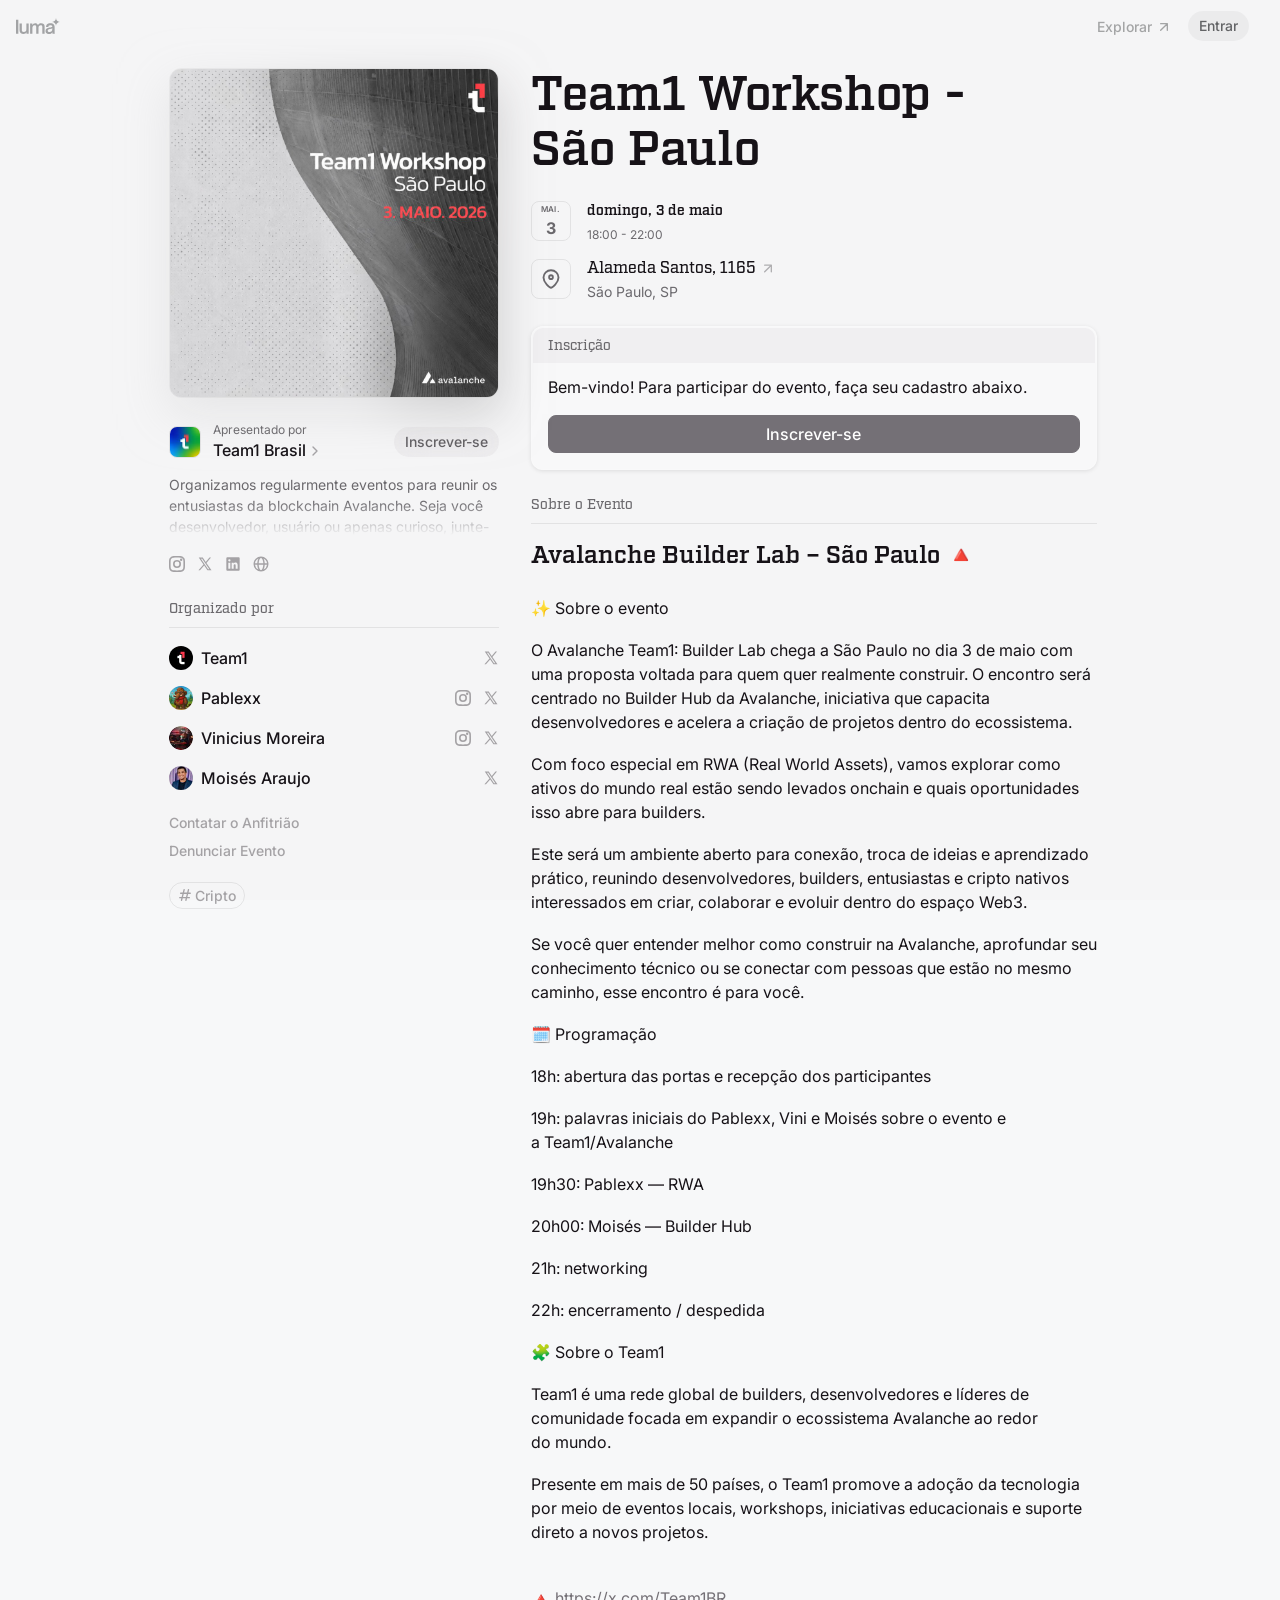
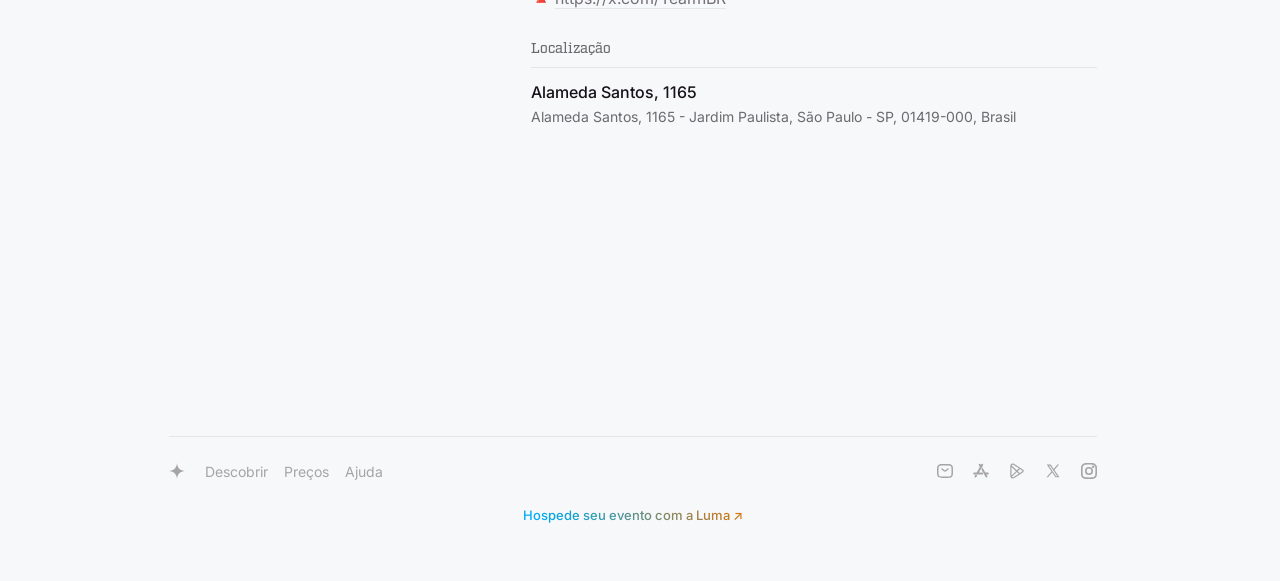
<file: index.html>
﻿<!DOCTYPE html><html class="theme-root" lang="pt-BR"><head>
    <script>
(function(){var r=document.documentElement;function s(t){window.__theme=t;r.classList.remove("dark","light");r.classList.add(t);}var q=window.matchMedia("(prefers-color-scheme: dark)");s(q.matches?"dark":"light");})();
    </script>
<meta charset="utf-8"/><meta name="viewport" content="width=device-width,height=device-height,initial-scale=1,maximum-scale=1,user-scalable=no,shrink-to-fit=no,viewport-fit=cover"/><link rel="shortcut icon" href="./favicon.ico"/><link rel="apple-touch-icon" href="./apple-touch-icon.png"/><title>Team1 Workshop - São Paulo · Luma</title><meta name="description" content="Avalanche Builder Lab – São Paulo 🔺
✨ Sobre o evento
O Avalanche Team1: Builder Lab chega a São Paulo no dia 3 de maio com uma proposta voltada para quem quer…"/><meta property="og:title" content="Team1 Workshop - São Paulo · Luma"/><meta property="og:description" content="Avalanche Builder Lab – São Paulo 🔺
✨ Sobre o evento
O Avalanche Team1: Builder Lab chega a São Paulo no dia 3 de maio com uma proposta voltada para quem quer…"/><meta property="og:type" content="article"/><meta name="twitter:card" content="summary_large_image"/><meta name="twitter:title" content="Team1 Workshop - São Paulo · Luma"/><meta name="twitter:description" content="Avalanche Builder Lab – São Paulo 🔺
✨ Sobre o evento
O Avalanche Team1: Builder Lab chega a São Paulo no dia 3 de maio com uma proposta voltada para quem quer…"/><meta property="og:url" content="https://luma.com/achfuh94?locale=pt-BR"/><link rel="canonical" href="https://luma.com/achfuh94?locale=pt-BR"/><link rel="alternate" hrefLang="en" href="https://luma.com/achfuh94"/><link rel="alternate" hrefLang="pt" href="https://luma.com/achfuh94?locale=pt"/><meta property="og:image:width" content="800"/><meta property="og:image:height" content="420"/><meta name="image" property="og:image" content="https://og.luma.com/cdn-cgi/image/format=auto,fit=cover,dpr=1,anim=false,background=white,quality=75,width=800,height=420/event?calendar_avatar=https%3A%2F%2Fimages.lumacdn.com%2Fcalendars%2Fue%2Ff0e8f9ee-9ee0-4eb9-b3ab-28c18753c9a2.png&amp;calendar_name=Team1%20Brasil&amp;color0=%23e7e6e8&amp;color1=%235a595a&amp;color2=%23fe515e&amp;host_avatar=https%3A%2F%2Fimages.lumacdn.com%2Favatars%2Ftj%2Fab5aff5f-f5f8-4e98-8227-dfb4d41bf658.png&amp;host_name=Team1&amp;img=https%3A%2F%2Fimages.lumacdn.com%2Fevent-covers%2F17%2F20e7a7bd-f0b5-4134-9078-4be9153fa140.jpg&amp;name=Team1%20Workshop%20-%20S%C3%A3o%20Paulo&amp;palette_neutral=%23e7e6e8%3A46.44%2C%235a595a%3A8.55&amp;palette_vibrant=%23fe515e%3A0.58"/><meta name="twitter:image" content="https://og.luma.com/cdn-cgi/image/format=auto,fit=cover,dpr=1,anim=false,background=white,quality=75,width=800,height=420/event?calendar_avatar=https%3A%2F%2Fimages.lumacdn.com%2Fcalendars%2Fue%2Ff0e8f9ee-9ee0-4eb9-b3ab-28c18753c9a2.png&amp;calendar_name=Team1%20Brasil&amp;color0=%23e7e6e8&amp;color1=%235a595a&amp;color2=%23fe515e&amp;host_avatar=https%3A%2F%2Fimages.lumacdn.com%2Favatars%2Ftj%2Fab5aff5f-f5f8-4e98-8227-dfb4d41bf658.png&amp;host_name=Team1&amp;img=https%3A%2F%2Fimages.lumacdn.com%2Fevent-covers%2F17%2F20e7a7bd-f0b5-4134-9078-4be9153fa140.jpg&amp;name=Team1%20Workshop%20-%20S%C3%A3o%20Paulo&amp;palette_neutral=%23e7e6e8%3A46.44%2C%235a595a%3A8.55&amp;palette_vibrant=%23fe515e%3A0.58"/><meta name="apple-itunes-app" content="app-id=1546150895, app-argument=luma://event/evt-OCp5EQJqin0lJIn"/><meta name="mobile-web-app-capable" content="yes"/><script data-cfasync="false" type="application/ld+json">{"@context":"https://schema.org","@type":"Event","@id":"https://luma.com/achfuh94","name":"Team1 Workshop - São Paulo","eventAttendanceMode":"https://schema.org/OfflineEventAttendanceMode","eventStatus":"https://schema.org/EventScheduled","location":{"@type":"Place","address":{"@type":"PostalAddress","addressCountry":{"@type":"Country","name":"Brasil"},"addressLocality":"São Paulo","addressRegion":"São Paulo","streetAddress":"Alameda Santos, 1165"},"name":"Alameda Santos, 1165","geo":{"@type":"GeoCoordinates","latitude":-23.565299,"longitude":-46.6539328},"latitude":-23.565299,"longitude":-46.6539328},"image":["./assets/images/team1-workshop-cover.png"],"description":"Avalanche Builder Lab – São Paulo 🔺\n✨ Sobre o evento\nO Avalanche Team1: Builder Lab chega a São Paulo no dia 3 de maio com uma proposta voltada para quem quer realmente construir. O encontro será centrado no Builder Hub da Avalanche, iniciativa que capacita desenvolvedores e acelera a criação de projetos dentro do ecossistema.\nCom foco especial em RWA (Real World Assets), vamos explorar como ativos do mundo real estão sendo levados onchain e quais oportunidades isso abre para builders.\nEste será um ambiente aberto para conexão, troca de ideias e aprendizado prático, reunindo desenvolvedores, builders, entusiastas e cripto nativos interessados em criar, colaborar e evoluir dentro do espaço Web3.\nSe você quer entender melhor como construir na Avalanche, aprofundar seu conhecimento técnico ou se conectar com pessoas que estão no mesmo caminho, esse encontro é para você.\n🗓️ Programação\n18h: abertura das portas e recepção dos participantes\n19h: palavras iniciais do Pablexx, Vini e Moisés sobre o evento e a Team1/Avalanche\n19h30: Pablexx — RWA\n20h00: Moisés — Builder Hub\n21h: networking\n22h: encerramento / despedida\n🧩 Sobre o Team1\nTeam1 é uma rede global de builders, desenvolvedores e líderes de comunidade focada em expandir o ecossistema Avalanche ao redor do mundo.\nPresente em mais de 50 países, o Team1 promove a adoção da tecnologia por meio de eventos locais, workshops, iniciativas educacionais e suporte direto a novos projetos.\n\n🔺 https://x.com/Team1BR","startDate":"2026-05-03T18:00:00.000-03:00","endDate":"2026-05-03T22:00:00.000-03:00","offers":[{"@type":"Offer","url":"https://luma.com/achfuh94","name":"General Admission","price":0,"priceCurrency":"usd","availability":"https://schema.org/InStock"}],"organizer":[{"@type":"Organization","name":"Team1","url":"https://luma.com/user/usr-DrrXj8SDE9OLNi6"},{"@type":"Organization","name":"Pablexx","url":"https://luma.com/user/pablexxeth"},{"@type":"Organization","name":"Vinicius Moreira","url":"https://luma.com/user/Vini"},{"@type":"Organization","name":"Moisés Araujo","url":"https://luma.com/user/Moises"}],"performer":[{"@type":"Organization","name":"Team1","url":"https://luma.com/user/usr-DrrXj8SDE9OLNi6"},{"@type":"Organization","name":"Pablexx","url":"https://luma.com/user/pablexxeth"},{"@type":"Organization","name":"Vinicius Moreira","url":"https://luma.com/user/Vini"},{"@type":"Organization","name":"Moisés Araujo","url":"https://luma.com/user/Moises"}]}</script>    <link rel="stylesheet" href="./style.css" />
    <link rel="preconnect" href="https://fonts.googleapis.com" />
    <link rel="preconnect" href="https://fonts.gstatic.com" crossorigin />
    <link href="https://fonts.googleapis.com/css2?family=Inter:wght@400;500;600;700&amp;display=swap" rel="stylesheet" />
</head><body>
<link rel="preload" as="image" href="./assets/images/team1-workshop-cover.png" /><meta name="theme-color" content="#f5f5f6"/><div id="__next"><div class="jsx-114924862 jsx-2149634693 page-wrapper wide-page-wrapper"><div class="jsx-2267428885 nav-wrapper animated"><div class="jsx-2267428885 background animated"></div><nav class="jsx-2267428885 flex-center spread gap-2"><a aria-label="Luma Home" href="https://luma.com/" target="_blank" rel="noopener noreferrer" class="lux-menu-trigger-wrapper cursor-pointer logo-wrapper"><div class="jsx-2267428885 logo flex-center animated wordmark"><svg xmlns="http://www.w3.org/2000/svg" viewBox="0 0 724 264"><path fill="currentColor" d="M38.53 260.65H.43V27.86h38.1zm86.46 2.77c-42.25 0-66.48-22.96-66.48-63V89.33h38.1v108.28c0 23.61 8.7 32.39 32.12 32.39 30.35 0 42.73-14.54 42.73-50.17v-90.5h38.1v171.33h-36.54v-29.91c-4.99 22.98-27.12 32.67-48.03 32.67m347.2-2.77H434.4V149.87c0-22.5-7.01-30.87-25.88-30.87-24.28 0-37.11 14.45-37.11 41.79v99.86h-37.79V149.87c0-21.93-7.23-30.87-24.94-30.87-31.59 0-38.05 32.96-38.05 41.79v99.86h-38.1V89.33h36.54v29.96c6.49-21.02 27.02-33.71 47.72-33.71 20.69 0 38.09 7.9 45.64 33.71 10.13-26.76 28.35-33.71 50.15-33.71 37.88 0 59.61 18.88 59.61 51.81zm76.65 2.77c-52.62 0-61.55-33.45-61.55-50.52 0-20.1 8.83-38.21 27.93-45.55 8.41-3.11 16.52-5.43 24.84-7.1 7.33-1.47 18.64-3.03 26.91-4.17l2.73-.38c14.38-2 29.67-9.21 29.67-18.62 0-16-20.51-18.39-32.74-18.39-13.87 0-23.64 3.57-27.53 10.05-3.49 6.46-3.73 7.97-4.62 13.6l-.62 4.43h-38.1l.68-5.61c1.35-11.14 3.41-19.03 6.48-24.83 10.54-20.39 31.77-30.75 63.08-30.75 26.11 0 44.63 8.23 53.26 15.94 5.31 4.6 9.1 9.84 11.89 16.46 5.84 12.36 6.32 20.63 6.32 29.4v86.43c0 8.07.78 14.97 2.31 20.5l1.76 6.35h-38.91l-.7-4.19c-.5-2.96-.67-19.75-.88-26.23-8.99 23.61-28.27 33.18-52.21 33.18m50.53-93.72c-7.97 6.11-20.47 9.6-38.62 13.23-31.27 5.78-36.54 13.06-36.54 27.22 0 12.5 10.63 20.26 27.75 20.26 33.23 0 47.41-15.48 47.41-51.77zm124.2-105.51C688.46 64.19 660 35.73 660 .62c0 35.11-28.46 63.57-63.57 63.57 35.11 0 63.57 28.46 63.57 63.57 0-35.11 28.46-63.57 63.57-63.57"></path></svg></div></a><div class="jsx-2267428885 center-and-right"><div class="jsx-2267428885"></div><div class="jsx-2267428885 right-wrapper min-width-0"><div class="time fs-sm mono-number relative"><span> </span></div><div class="jsx-9be45d97e24058ef link fs-sm fw-medium min-width-0"><a class="nowrap min-width-0" href="https://luma.com/discover" target="_blank" rel="noopener noreferrer"><span class="jsx-9be45d97e24058ef text-ellipses">Explorar</span><span class="jsx-9be45d97e24058ef icon"><svg xmlns="http://www.w3.org/2000/svg" fill="none" stroke="currentColor" stroke-linecap="round" stroke-linejoin="round" stroke-width="2" viewBox="0 0 24 24"><path d="M7 17 17 7M7 7h10v10"></path></svg></span></a></div><div class="jsx-9be45d97e24058ef"><a href="https://luma.com/signin" target="_blank" rel="noopener noreferrer" target="_self" class="btn lux-button flex-center small light solid variant-color-light round no-icon"><div class="label">Entrar</div></a></div></div></div></nav></div><div class="jsx-114924862 jsx-2149634693 page-content"><div class="jsx-3587649303 jsx-396244369 tint-root"><div class="jsx-65c223694556bb7f event-theme tinted legacy one-to-one full-page"><div class="jsx-65c223694556bb7f background"></div><div class="jsx-65c223694556bb7f background-glow"></div><div class="jsx-65c223694556bb7f background-overlay"></div><div class="jsx-65c223694556bb7f background-overlay2"></div><div class="jsx-65c223694556bb7f background-overlay3"></div><div class="jsx-65c223694556bb7f background-overlay4"></div><div class="jsx-65c223694556bb7f page-container"><div class="jsx-3083722015 event-page-content-wrapper zm-container"><div class="event-page-left"><div class="jsx-102428b8379b7b14 cover-with-glow flex-center-center"><div style="background-color:var(--opacity-light);padding-bottom:100.0%" class="jsx-bf40f23d3e10e809 img-aspect-ratio cover-image cover-image-under rectangle"><img src="./assets/images/team1-workshop-cover.png" alt="Team1 Workshop São Paulo – 3 de maio de 2026" fetchPriority="auto" loading="eager" srcSet="./assets/images/team1-workshop-cover.png 280w, ./assets/images/team1-workshop-cover.png 560w, ./assets/images/team1-workshop-cover.png 300w, ./assets/images/team1-workshop-cover.png 600w, ./assets/images/team1-workshop-cover.png 400w, ./assets/images/team1-workshop-cover.png 800w" sizes="(max-width: 820px) 280px, (max-width: 1000px) 300px, 400px" class="jsx-bf40f23d3e10e809 "/></div><div class="jsx-102428b8379b7b14 cover-image-wrapper rounded-card flex-center-center"><div style="background-color:var(--opacity-light);padding-bottom:100.0%" class="jsx-bf40f23d3e10e809 img-aspect-ratio cover-image rectangle"><img src="./assets/images/team1-workshop-cover.png" alt="Team1 Workshop São Paulo – 3 de maio de 2026" fetchPriority="auto" loading="eager" srcSet="./assets/images/team1-workshop-cover.png 280w, ./assets/images/team1-workshop-cover.png 560w, ./assets/images/team1-workshop-cover.png 300w, ./assets/images/team1-workshop-cover.png 600w, ./assets/images/team1-workshop-cover.png 400w, ./assets/images/team1-workshop-cover.png 800w" sizes="(max-width: 820px) 280px, (max-width: 1000px) 300px, 400px" class="jsx-bf40f23d3e10e809 "/></div></div></div><div class="event-page-desktop-only"><div class="jsx-7a336a2acfb3a522 content-card"><div class="jsx-7a336a2acfb3a522 content"><div class="jsx-da66ad346e2cad37 flex-column"><div class="jsx-da66ad346e2cad37 flex-center gap-2"><img class="square rounded" src="./assets/images/f0e8f9ee-9ee0-4eb9-b3ab-28c18753c9a2_ff7cfdc31d.png" style="border:0.5px solid var(--divider-color);border-radius:var(--border-radius)" width="32" height="32" alt="Avatar for Team1 Brasil" title="Avatar for Team1 Brasil" fetchPriority="auto" loading="lazy"/><div class="jsx-da66ad346e2cad37 flex-1 ml-1"><div class="jsx-da66ad346e2cad37 fs-xxs text-tinted reduced-line-height">Apresentado por</div><a class="title" href="https://luma.com/Team1Brasil_?period=past" target="_blank" rel="noopener noreferrer"><div class="jsx-da66ad346e2cad37 flex-center"><div class="jsx-da66ad346e2cad37 fw-medium text-ellipses">Team1 Brasil</div><svg xmlns="http://www.w3.org/2000/svg" fill="none" stroke="currentColor" stroke-linecap="round" stroke-linejoin="round" stroke-width="2" viewBox="0 0 24 24"><path d="m9 18 6-6-6-6"></path></svg></div></a></div><button class="btn lux-button flex-center small light solid variant-color-light round no-icon" type="button" data-registration-modal-open><div class="label">Inscrever-se</div></button></div><div class="jsx-da66ad346e2cad37 desc fs-sm text-tinted expandable"><div class="jsx-da66ad346e2cad37 inner animated"><div>Organizamos regularmente eventos para reunir os entusiastas da blockchain Avalanche. Seja você desenvolvedor, usuário ou apenas curioso, junte-se a nós!</div></div><button aria-label="Expandir" class="btn lux-button flex-center small light solid expand-button variant-color-light round icon-only-compact" type="button"><svg xmlns="http://www.w3.org/2000/svg" fill="none" stroke="currentColor" stroke-linecap="round" stroke-linejoin="round" stroke-width="2" viewBox="0 0 24 24"><path d="M12 5v14M19 12l-7 7-7-7"></path></svg></button></div><div class="jsx-9577fbf62c568ee1 social-links flex-center calendar-links regular"><div class="jsx-c1476e59a1b29a96 social-link regular"><a href="https://instagram.com/avaxteam1" class="lux-menu-trigger-wrapper" target="_blank" rel="nofollow noopener"><svg xmlns="http://www.w3.org/2000/svg" viewBox="0 0 16 16" class="jsx-c1476e59a1b29a96"><g fill="currentColor" fill-rule="evenodd"><path fill-rule="nonzero" d="M13.38 3.8a1.2 1.2 0 1 1-2.4 0 1.2 1.2 0 0 1 2.4 0"></path><path d="M8 12a4 4 0 1 0 0-8 4 4 0 0 0 0 8m0-1.6a2.4 2.4 0 1 0 0-4.8 2.4 2.4 0 0 0 0 4.8"></path><path d="M0 7.68c0-2.688 0-4.032.523-5.06A4.8 4.8 0 0 1 2.621.524C3.648 0 4.99 0 7.68 0h.64c2.688 0 4.032 0 5.06.523a4.8 4.8 0 0 1 2.097 2.098C16 3.648 16 4.99 16 7.68v.64c0 2.688 0 4.032-.523 5.06a4.8 4.8 0 0 1-2.098 2.097C12.352 16 11.01 16 8.32 16h-.64c-2.688 0-4.032 0-5.06-.523a4.8 4.8 0 0 1-2.097-2.098C0 12.352 0 11.01 0 8.32zM7.68 1.6h.64c1.37 0 2.302.001 3.022.06.702.057 1.06.161 1.31.289a3.2 3.2 0 0 1 1.4 1.398c.127.25.23.61.288 1.31.059.72.06 1.652.06 3.023v.64c0 1.37-.001 2.302-.06 3.022-.057.702-.161 1.06-.289 1.31a3.2 3.2 0 0 1-1.398 1.4c-.25.127-.61.23-1.31.288-.72.059-1.652.06-3.023.06h-.64c-1.37 0-2.302-.001-3.022-.06-.702-.057-1.06-.161-1.31-.289a3.2 3.2 0 0 1-1.4-1.398c-.127-.25-.23-.61-.288-1.31-.059-.72-.06-1.652-.06-3.023v-.64c0-1.37.001-2.302.06-3.022.057-.702.161-1.06.289-1.31a3.2 3.2 0 0 1 1.398-1.4c.25-.127.61-.23 1.31-.288.72-.059 1.652-.06 3.023-.06"></path></g></svg></a></div><div class="jsx-c1476e59a1b29a96 social-link regular"><a href="https://x.com/Team1BR" class="lux-menu-trigger-wrapper" target="_blank" rel="nofollow noopener"><svg xmlns="http://www.w3.org/2000/svg" viewBox="0 0 120 120" class="jsx-c1476e59a1b29a96"><path fill="currentColor" d="m108.783 107.652-38.24-55.748.066.053L105.087 12H93.565L65.478 44.522 43.174 12H12.957l35.7 52.048-.005-.005L11 107.653h11.522L53.748 71.47l24.817 36.182zM38.609 20.696l53.652 78.26h-9.13l-53.696-78.26z"></path></svg></a></div><div class="jsx-c1476e59a1b29a96 social-link regular"><a href="https://linkedin.com/company/avaxteam1" class="lux-menu-trigger-wrapper" target="_blank" rel="nofollow noopener"><svg xmlns="http://www.w3.org/2000/svg" fill="none" viewBox="0 0 16 16" class="jsx-c1476e59a1b29a96"><path fill="currentColor" d="M13.667 1.333H2.333a1 1 0 0 0-1 1v11.334a1 1 0 0 0 1 1h11.334a1 1 0 0 0 1-1V2.333a1 1 0 0 0-1-1M5.333 12.667h-2v-6h2zm-1-7.167a1.167 1.167 0 1 1 1.2-1.167 1.187 1.187 0 0 1-1.2 1.167m8.334 7.167h-2v-3.16c0-.947-.4-1.287-.92-1.287a1.16 1.16 0 0 0-1.08 1.24.4.4 0 0 0 0 .093v3.114h-2v-6H8.6v.866a2.07 2.07 0 0 1 1.8-.933c1.033 0 2.24.573 2.24 2.44z"></path></svg></a></div><div class="jsx-c1476e59a1b29a96 social-link regular"><a href="https://www.team1.network/?utm_source=luma" class="lux-menu-trigger-wrapper" target="_blank" rel="nofollow noopener"><svg xmlns="http://www.w3.org/2000/svg" viewBox="0 0 16 16" class="jsx-c1476e59a1b29a96"><path fill="currentColor" fill-rule="evenodd" d="M9.394 12.674c-.604 1.208-1.178 1.42-1.394 1.42s-.79-.212-1.394-1.42c-.491-.982-.85-2.368-.932-3.97h4.652c-.082 1.602-.44 2.988-.932 3.97m.932-5.377H5.674c.082-1.603.44-2.989.932-3.971C7.21 2.118 7.784 1.906 8 1.906s.79.212 1.394 1.42c.491.982.85 2.368.932 3.97m1.408 1.406c-.09 1.915-.538 3.622-1.21 4.846a6.1 6.1 0 0 0 3.53-4.846zm2.32-1.406h-2.32c-.09-1.915-.538-3.622-1.21-4.845a6.1 6.1 0 0 1 3.53 4.845m-9.788 0c.09-1.915.538-3.622 1.21-4.845a6.1 6.1 0 0 0-3.53 4.845zm-2.32 1.406a6.1 6.1 0 0 0 3.53 4.846c-.672-1.224-1.12-2.93-1.21-4.846zM15.5 8a7.5 7.5 0 1 0-15 0 7.5 7.5 0 0 0 15 0"></path></svg></a></div></div></div></div></div><div class="jsx-7a336a2acfb3a522 content-card"><div class="jsx-7a336a2acfb3a522 card-title flex-center gap-2 spread"><div class="jsx-7a336a2acfb3a522 title-label text-tinted fs-sm">Organizado por</div></div><div class="jsx-7a336a2acfb3a522 content"><div class="jsx-1ec5dbfac506f7c2 flex-column hosts gap-25"><div class="jsx-1ec5dbfac506f7c2 flex-center gap-2"><a class="lux-menu-trigger-wrapper flex-center host-row gap-2 flex-1 hover-brand-link" href="https://luma.com/user/usr-DrrXj8SDE9OLNi6" target="_blank" rel="noopener noreferrer"><div class="jsx-553358086 avatar-wrapper small"><div style="background-image:url(&quot;./assets/images/ab5aff5f-f5f8-4e98-8227-dfb4d41bf658_51418f124b.png&quot;)" class="jsx-553358086 avatar"></div><div style="background-color:var(--orange);transform:scale(0)" class="jsx-5191f4da6f3e0a15 online-indicator animated"></div></div><div class="jsx-1ec5dbfac506f7c2 min-width-0"><div class="jsx-1ec5dbfac506f7c2 fw-medium text-ellipses">Team1</div></div></a><div class="jsx-9577fbf62c568ee1 social-links flex-center regular"><div class="jsx-c1476e59a1b29a96 social-link regular"><a href="https://x.com/AvaxTeam1" class="lux-menu-trigger-wrapper" target="_blank" rel="nofollow noopener"><svg xmlns="http://www.w3.org/2000/svg" viewBox="0 0 120 120" class="jsx-c1476e59a1b29a96"><path fill="currentColor" d="m108.783 107.652-38.24-55.748.066.053L105.087 12H93.565L65.478 44.522 43.174 12H12.957l35.7 52.048-.005-.005L11 107.653h11.522L53.748 71.47l24.817 36.182zM38.609 20.696l53.652 78.26h-9.13l-53.696-78.26z"></path></svg></a></div></div></div><div class="jsx-1ec5dbfac506f7c2 flex-center gap-2"><a class="lux-menu-trigger-wrapper flex-center host-row gap-2 flex-1 hover-brand-link" href="https://luma.com/user/pablexxeth" target="_blank" rel="noopener noreferrer"><div class="jsx-553358086 avatar-wrapper small"><div style="background-image:url(&quot;./assets/images/f116b69a-7dd1-41db-bcd6-272764574d91_b4f41a0c68.jpg&quot;)" class="jsx-553358086 avatar"></div><div style="background-color:var(--orange);transform:scale(0)" class="jsx-5191f4da6f3e0a15 online-indicator animated"></div></div><div class="jsx-1ec5dbfac506f7c2 min-width-0"><div class="jsx-1ec5dbfac506f7c2 fw-medium text-ellipses">Pablexx</div></div></a><div class="jsx-9577fbf62c568ee1 social-links flex-center regular"><div class="jsx-c1476e59a1b29a96 social-link regular"><a href="https://www.instagram.com/peu_luis" class="lux-menu-trigger-wrapper" target="_blank" rel="nofollow noopener"><svg xmlns="http://www.w3.org/2000/svg" viewBox="0 0 16 16" class="jsx-c1476e59a1b29a96"><g fill="currentColor" fill-rule="evenodd"><path fill-rule="nonzero" d="M13.38 3.8a1.2 1.2 0 1 1-2.4 0 1.2 1.2 0 0 1 2.4 0"></path><path d="M8 12a4 4 0 1 0 0-8 4 4 0 0 0 0 8m0-1.6a2.4 2.4 0 1 0 0-4.8 2.4 2.4 0 0 0 0 4.8"></path><path d="M0 7.68c0-2.688 0-4.032.523-5.06A4.8 4.8 0 0 1 2.621.524C3.648 0 4.99 0 7.68 0h.64c2.688 0 4.032 0 5.06.523a4.8 4.8 0 0 1 2.097 2.098C16 3.648 16 4.99 16 7.68v.64c0 2.688 0 4.032-.523 5.06a4.8 4.8 0 0 1-2.098 2.097C12.352 16 11.01 16 8.32 16h-.64c-2.688 0-4.032 0-5.06-.523a4.8 4.8 0 0 1-2.097-2.098C0 12.352 0 11.01 0 8.32zM7.68 1.6h.64c1.37 0 2.302.001 3.022.06.702.057 1.06.161 1.31.289a3.2 3.2 0 0 1 1.4 1.398c.127.25.23.61.288 1.31.059.72.06 1.652.06 3.023v.64c0 1.37-.001 2.302-.06 3.022-.057.702-.161 1.06-.289 1.31a3.2 3.2 0 0 1-1.398 1.4c-.25.127-.61.23-1.31.288-.72.059-1.652.06-3.023.06h-.64c-1.37 0-2.302-.001-3.022-.06-.702-.057-1.06-.161-1.31-.289a3.2 3.2 0 0 1-1.4-1.398c-.127-.25-.23-.61-.288-1.31-.059-.72-.06-1.652-.06-3.023v-.64c0-1.37.001-2.302.06-3.022.057-.702.161-1.06.289-1.31a3.2 3.2 0 0 1 1.398-1.4c.25-.127.61-.23 1.31-.288.72-.059 1.652-.06 3.023-.06"></path></g></svg></a></div><div class="jsx-c1476e59a1b29a96 social-link regular"><a href="https://x.com/pablexxeth" class="lux-menu-trigger-wrapper" target="_blank" rel="nofollow noopener"><svg xmlns="http://www.w3.org/2000/svg" viewBox="0 0 120 120" class="jsx-c1476e59a1b29a96"><path fill="currentColor" d="m108.783 107.652-38.24-55.748.066.053L105.087 12H93.565L65.478 44.522 43.174 12H12.957l35.7 52.048-.005-.005L11 107.653h11.522L53.748 71.47l24.817 36.182zM38.609 20.696l53.652 78.26h-9.13l-53.696-78.26z"></path></svg></a></div></div></div><div class="jsx-1ec5dbfac506f7c2 flex-center gap-2"><a class="lux-menu-trigger-wrapper flex-center host-row gap-2 flex-1 hover-brand-link" href="https://luma.com/user/Vini" target="_blank" rel="noopener noreferrer"><div class="jsx-553358086 avatar-wrapper small"><div style="background-image:url(&quot;./assets/images/a091804f-ebc2-440d-8029-325dcee1aef7_9dd1d37468.jpg&quot;)" class="jsx-553358086 avatar"></div><div style="background-color:var(--orange);transform:scale(0)" class="jsx-5191f4da6f3e0a15 online-indicator animated"></div></div><div class="jsx-1ec5dbfac506f7c2 min-width-0"><div class="jsx-1ec5dbfac506f7c2 fw-medium text-ellipses">Vinicius Moreira</div></div></a><div class="jsx-9577fbf62c568ee1 social-links flex-center regular"><div class="jsx-c1476e59a1b29a96 social-link regular"><a href="https://www.instagram.com/nerd_FT" class="lux-menu-trigger-wrapper" target="_blank" rel="nofollow noopener"><svg xmlns="http://www.w3.org/2000/svg" viewBox="0 0 16 16" class="jsx-c1476e59a1b29a96"><g fill="currentColor" fill-rule="evenodd"><path fill-rule="nonzero" d="M13.38 3.8a1.2 1.2 0 1 1-2.4 0 1.2 1.2 0 0 1 2.4 0"></path><path d="M8 12a4 4 0 1 0 0-8 4 4 0 0 0 0 8m0-1.6a2.4 2.4 0 1 0 0-4.8 2.4 2.4 0 0 0 0 4.8"></path><path d="M0 7.68c0-2.688 0-4.032.523-5.06A4.8 4.8 0 0 1 2.621.524C3.648 0 4.99 0 7.68 0h.64c2.688 0 4.032 0 5.06.523a4.8 4.8 0 0 1 2.097 2.098C16 3.648 16 4.99 16 7.68v.64c0 2.688 0 4.032-.523 5.06a4.8 4.8 0 0 1-2.098 2.097C12.352 16 11.01 16 8.32 16h-.64c-2.688 0-4.032 0-5.06-.523a4.8 4.8 0 0 1-2.097-2.098C0 12.352 0 11.01 0 8.32zM7.68 1.6h.64c1.37 0 2.302.001 3.022.06.702.057 1.06.161 1.31.289a3.2 3.2 0 0 1 1.4 1.398c.127.25.23.61.288 1.31.059.72.06 1.652.06 3.023v.64c0 1.37-.001 2.302-.06 3.022-.057.702-.161 1.06-.289 1.31a3.2 3.2 0 0 1-1.398 1.4c-.25.127-.61.23-1.31.288-.72.059-1.652.06-3.023.06h-.64c-1.37 0-2.302-.001-3.022-.06-.702-.057-1.06-.161-1.31-.289a3.2 3.2 0 0 1-1.4-1.398c-.127-.25-.23-.61-.288-1.31-.059-.72-.06-1.652-.06-3.023v-.64c0-1.37.001-2.302.06-3.022.057-.702.161-1.06.289-1.31a3.2 3.2 0 0 1 1.398-1.4c.25-.127.61-.23 1.31-.288.72-.059 1.652-.06 3.023-.06"></path></g></svg></a></div><div class="jsx-c1476e59a1b29a96 social-link regular"><a href="https://x.com/Nerd_FT" class="lux-menu-trigger-wrapper" target="_blank" rel="nofollow noopener"><svg xmlns="http://www.w3.org/2000/svg" viewBox="0 0 120 120" class="jsx-c1476e59a1b29a96"><path fill="currentColor" d="m108.783 107.652-38.24-55.748.066.053L105.087 12H93.565L65.478 44.522 43.174 12H12.957l35.7 52.048-.005-.005L11 107.653h11.522L53.748 71.47l24.817 36.182zM38.609 20.696l53.652 78.26h-9.13l-53.696-78.26z"></path></svg></a></div></div></div><div class="jsx-1ec5dbfac506f7c2 flex-center gap-2"><a class="lux-menu-trigger-wrapper flex-center host-row gap-2 flex-1 hover-brand-link" href="https://luma.com/user/Moises" target="_blank" rel="noopener noreferrer"><div class="jsx-553358086 avatar-wrapper small"><div style="background-image:url(&quot;./assets/images/9f9bfab6-866f-4950-b166-2de544eaac21_fc41b9ac20.jpg&quot;)" class="jsx-553358086 avatar"></div><div style="background-color:var(--orange);transform:scale(0)" class="jsx-5191f4da6f3e0a15 online-indicator animated"></div></div><div class="jsx-1ec5dbfac506f7c2 min-width-0"><div class="jsx-1ec5dbfac506f7c2 fw-medium text-ellipses">Moisés Araujo</div></div></a><div class="jsx-9577fbf62c568ee1 social-links flex-center regular"><div class="jsx-c1476e59a1b29a96 social-link regular"><a href="https://x.com/Devmos" class="lux-menu-trigger-wrapper" target="_blank" rel="nofollow noopener"><svg xmlns="http://www.w3.org/2000/svg" viewBox="0 0 120 120" class="jsx-c1476e59a1b29a96"><path fill="currentColor" d="m108.783 107.652-38.24-55.748.066.053L105.087 12H93.565L65.478 44.522 43.174 12H12.957l35.7 52.048-.005-.005L11 107.653h11.522L53.748 71.47l24.817 36.182zM38.609 20.696l53.652 78.26h-9.13l-53.696-78.26z"></path></svg></a></div></div></div></div></div></div><div class="jsx-7c512a2b35d5f664 flex-column"><button class="btn lux-button flex-center small secondary link variant-color-secondary no-icon" type="button"><div class="label">Contatar o Anfitrião</div></button><button class="btn lux-button flex-center small secondary link variant-color-secondary no-icon" type="button"><div class="label">Denunciar Evento</div></button></div><div class="jsx-68b656804b0d7594 event-categories flex-wrap"><a class="" href="https://luma.com/crypto" target="_blank" rel="noopener noreferrer"><div class="jsx-117a5489c0d2d6e0 category flex-center fs-sm fw-medium animated interactive"><div class="jsx-117a5489c0d2d6e0 svg-sm"><svg xmlns="http://www.w3.org/2000/svg" viewBox="0 0 16 16"><path fill="currentColor" fill-rule="evenodd" d="M7.182 1.273a.75.75 0 0 1 .546.91L6.96 5.25h3.453l.858-3.432a.75.75 0 0 1 1.456.364L11.96 5.25H14a.75.75 0 0 1 0 1.5h-2.414l-.875 3.5H13a.75.75 0 0 1 0 1.5h-2.664l-.608 2.432a.75.75 0 0 1-1.456-.364l.517-2.068H5.336l-.608 2.432a.75.75 0 0 1-1.456-.364l.517-2.068H2a.75.75 0 0 1 0-1.5h2.164l.875-3.5H3a.75.75 0 0 1 0-1.5h2.414l.858-3.432a.75.75 0 0 1 .91-.545m1.982 8.977.875-3.5H6.586l-.875 3.5z"></path></svg></div><div class="jsx-117a5489c0d2d6e0">Cripto</div></div></a></div></div></div><div class="event-page-right flex-1"><div class="jsx-1013196638 top-wrapper flex-column gap-2"><div class="jsx-1013196638 top-card-content"><div class="jsx-1013196638 flex-start spread gap-2 title-wrapper"><div class="jsx-1013196638 min-width-0"><h1 class="jsx-1013196638 title text-primary mb-0">Team1 Workshop - São Paulo</h1></div></div><div class="jsx-2737023590 hosts"><a class="" href="https://luma.com/Team1Brasil_?period=past" target="_blank" rel="noopener noreferrer"><div class="jsx-2737023590 flex-center text-tinted min-width-0"><div class="jsx-1566675046 avatar-wrapper square small mr-2"><div style="background-image:url(&quot;./assets/images/f0e8f9ee-9ee0-4eb9-b3ab-28c18753c9a2_9af12621c1.png&quot;)" class="jsx-1566675046 avatar"></div><div style="background-color:var(--orange);transform:scale(0)" class="jsx-5191f4da6f3e0a15 online-indicator animated"></div></div><div class="jsx-2431231466 text-ellipses">Team1 Brasil</div><div class="jsx-2737023590 chevron animated ml-05"><svg xmlns="http://www.w3.org/2000/svg" fill="none" stroke="currentColor" stroke-linecap="round" stroke-linejoin="round" stroke-width="2" viewBox="0 0 24 24"><path d="m9 18 6-6-6-6"></path></svg></div></div></a></div><div class="jsx-1013196638 meta flex-column flex-start"><div class="jsx-24a6e3efa1c3922 row-container rounded-squircle"><div class="event-date-block"><div class="jsx-1495277938 icon-row flex-center gap-3"><div class="jsx-1495277938 icon-container flex-center-center rounded overflow-hidden flex-shrink-0"><div class="event-date-block__calendar" aria-hidden="true"><div class="event-date-block__cal-month">MAI.</div><div class="event-date-block__cal-day">3</div></div></div><div class="jsx-1495277938 flex-1"><div class="jsx-1495277938 title text-ellipses"><time class="event-date-block__title" datetime="2026-05-03">domingo, 3 de maio</time></div><div class="jsx-1495277938 desc text-ellipses"><span class="event-date-block__time">18:00 - 22:00</span></div></div></div></div></div><a href="https://www.google.com/maps/search/?api=1&amp;query=Alameda%20Santos%2C%201165&amp;query_place_id=ChIJt4_3NsZZzpQRdFSZGlv9xMg" class="row-container" target="_blank" rel="nofollow noopener"><div class="jsx-1495277938 icon-row flex-center gap-3 location-row"><div class="jsx-1495277938 icon-container flex-center-center rounded overflow-hidden flex-shrink-0"><svg xmlns="http://www.w3.org/2000/svg" viewBox="0 0 16 16"><g fill="none" fill-rule="evenodd" stroke="currentColor" stroke-linecap="round" stroke-linejoin="round" stroke-width="1.5"><path d="M2 6.854C2 11.02 7.04 15 8 15s6-3.98 6-8.146C14 3.621 11.314 1 8 1S2 3.62 2 6.854"></path><path d="M9.5 6.5a1.5 1.5 0 1 1-3 0 1.5 1.5 0 0 1 3 0"></path></g></svg></div><div class="jsx-1495277938 flex-1"><div class="jsx-1495277938 title text-ellipses"><div class="jsx-716bec2817eb1288 flex-center gap-1"><div class="jsx-716bec2817eb1288 text-ellipses">Alameda Santos, 1165</div><div class="jsx-716bec2817eb1288 icon text-tinted animated"><svg xmlns="http://www.w3.org/2000/svg" fill="none" stroke="currentColor" stroke-linecap="round" stroke-linejoin="round" stroke-width="2" viewBox="0 0 24 24"><path d="M7 17 17 7M7 7h10v10"></path></svg></div></div></div><div class="jsx-1495277938 desc text-ellipses">São Paulo, SP</div></div></div></a></div></div></div><div class="jsx-fa675b9a59c2fdd9 base-11-card rounded-card"><div class="jsx-ebc17e4706cf462a header"><div class="jsx-a76e40116a177307 title-label text-tinted fs-sm">Inscrição</div></div><div class="inner"><div class="jsx-5b96bbb25927e633"><div class="jsx-5b96bbb25927e633 flex-column content"><div class="jsx-4fc9988e16909c6d message">Bem-vindo! Para participar do evento, faça seu cadastro abaixo. </div><div class="jsx-5b96bbb25927e633 mt-1 flex-column content"><div class="jsx-5b96bbb25927e633 cta-wrapper"><div class="jsx-5b96bbb25927e633 cta flex-center gap-2 mb-1"><button class="btn lux-button flex-center medium primary solid variant-color-primary full-width no-icon" type="button" data-registration-modal-open><div class="label">Inscrever-se</div></button></div><div class="lux-collapse reg-card-footer" inert="" style="overflow:hidden;filter:opacity(0);height:0px"></div><div class="lux-collapse reg-card-footer" inert="" style="overflow:hidden;filter:opacity(0);height:0px"><div class="footer-content text-tinted"><svg xmlns="http://www.w3.org/2000/svg" viewBox="0 0 80 80"><path fill="currentColor" d="M63.984 40.75 40 55.25l-24-14.5L40 0zM40 59.906l-24-14.5L40 80l24-34.594z"></path></svg><div>Você será solicitado a verificar a propriedade do token com sua carteira<!-- -->.</div></div></div></div></div></div></div></div></div><div class="jsx-7a336a2acfb3a522 content-card pb-1 event-about-card"><div class="jsx-7a336a2acfb3a522 card-title flex-center gap-2 spread"><div class="jsx-7a336a2acfb3a522 title-label text-tinted fs-sm">Sobre o Evento</div></div><div class="jsx-7a336a2acfb3a522 content"><div class="spark-content" dir="auto"><h1>​<!-- -->Avalanche Builder Lab – São Paulo 🔺</h1><p class="">​<!-- -->✨ Sobre o evento</p><p class="">​<!-- -->O Avalanche Team1: Builder Lab chega a São Paulo no dia 3 de maio com uma proposta voltada para quem quer realmente construir. O encontro será centrado no Builder Hub da Avalanche, iniciativa que capacita desenvolvedores e acelera a criação de projetos dentro do ecossistema.</p><p class="">​<!-- -->Com foco especial em RWA (Real World Assets), vamos explorar como ativos do mundo real estão sendo levados onchain e quais oportunidades isso abre para builders.</p><p class="">​<!-- -->Este será um ambiente aberto para conexão, troca de ideias e aprendizado prático, reunindo desenvolvedores, builders, entusiastas e cripto nativos interessados em criar, colaborar e evoluir dentro do espaço Web3.</p><p class="">​<!-- -->Se você quer entender melhor como construir na Avalanche, aprofundar seu conhecimento técnico ou se conectar com pessoas que estão no mesmo caminho, esse encontro é para você.</p><p class="">​<!-- -->🗓️ Programação</p><p class="">​<!-- -->18h: abertura das portas e recepção dos participantes</p><p class="">​<!-- -->19h: palavras iniciais do Pablexx, Vini e Moisés sobre o evento e a Team1/Avalanche</p><p class="">​<!-- -->19h30: Pablexx — RWA</p><p class="">​<!-- -->20h00: Moisés — Builder Hub</p><p class="">​<!-- -->21h: networking</p><p class="">​<!-- -->22h: encerramento / despedida</p><p class="">​<!-- -->🧩 Sobre o Team1</p><p class="">​<!-- -->Team1 é uma rede global de builders, desenvolvedores e líderes de comunidade focada em expandir o ecossistema Avalanche ao redor do mundo.</p><p class="">​<!-- -->Presente em mais de 50 países, o Team1 promove a adoção da tecnologia por meio de eventos locais, workshops, iniciativas educacionais e suporte direto a novos projetos.</p><p class="empty">​</p><p class="">​<!-- -->🔺 <a href="https://x.com/Team1BR?utm_source=luma" target="_blank" rel="nofollow noopener">https://x.com/Team1BR</a></p></div></div></div><div class="jsx-7a336a2acfb3a522 content-card"><div class="jsx-7a336a2acfb3a522 card-title flex-center gap-2 spread"><div class="jsx-7a336a2acfb3a522 title-label text-tinted fs-sm">Localização</div></div><div class="jsx-7a336a2acfb3a522 content"><div class="jsx-bc498e5f7dced08b info"><div class="cursor-copy jsx-bc498e5f7dced08b"><div class="jsx-bc498e5f7dced08b fw-medium">Alameda Santos, 1165</div><div class="jsx-bc498e5f7dced08b text-tinted fs-sm mt-05">Alameda Santos, 1165 - Jardim Paulista, São Paulo - SP, 01419-000, Brasil</div></div></div><div class="jsx-bc498e5f7dced08b gmaps"><a tabindex="-1" href="https://www.google.com/maps/search/?api=1&amp;query=-23.565299%2C-46.6539328&amp;query_place_id=ChIJt4_3NsZZzpQRdFSZGlv9xMg" class="rounded overflow-hidden block" aria-label="Ver no Google Maps" target="_blank" rel="nofollow noopener"><iframe src="https://www.google.com/maps/embed/v1/place?center=-23.565299%2C-46.6539328&amp;key=AIzaSyBWXw8n-klg9XKfPfOFOYXGdtC5hoQZSQc&amp;q=place_id%3AChIJt4_3NsZZzpQRdFSZGlv9xMg&amp;zoom=13" tabindex="-1" loading="lazy" style="width:100%;border:none;height:199px;display:flex;pointer-events:none" class="adaptive-inverted-filter" referrerPolicy="no-referrer-when-downgrade"></iframe></a></div></div></div><div class="event-page-mobile-only"><div class="jsx-7a336a2acfb3a522 content-card"><div class="jsx-7a336a2acfb3a522 content"><div class="jsx-da66ad346e2cad37 flex-column"><div class="jsx-da66ad346e2cad37 flex-center gap-2"><img class="square rounded" src="./assets/images/f0e8f9ee-9ee0-4eb9-b3ab-28c18753c9a2_ff7cfdc31d.png" style="border:0.5px solid var(--divider-color);border-radius:var(--border-radius)" width="32" height="32" alt="Avatar for Team1 Brasil" title="Avatar for Team1 Brasil" fetchPriority="auto" loading="lazy"/><div class="jsx-da66ad346e2cad37 flex-1 ml-1"><div class="jsx-da66ad346e2cad37 fs-xxs text-tinted reduced-line-height">Apresentado por</div><a class="title" href="https://luma.com/Team1Brasil_?period=past" target="_blank" rel="noopener noreferrer"><div class="jsx-da66ad346e2cad37 flex-center"><div class="jsx-da66ad346e2cad37 fw-medium text-ellipses">Team1 Brasil</div><svg xmlns="http://www.w3.org/2000/svg" fill="none" stroke="currentColor" stroke-linecap="round" stroke-linejoin="round" stroke-width="2" viewBox="0 0 24 24"><path d="m9 18 6-6-6-6"></path></svg></div></a></div><button class="btn lux-button flex-center small light solid variant-color-light round no-icon" type="button" data-registration-modal-open><div class="label">Inscrever-se</div></button></div><div class="jsx-da66ad346e2cad37 desc fs-sm text-tinted expandable"><div class="jsx-da66ad346e2cad37 inner animated"><div>Organizamos regularmente eventos para reunir os entusiastas da blockchain Avalanche. Seja você desenvolvedor, usuário ou apenas curioso, junte-se a nós!</div></div><button aria-label="Expandir" class="btn lux-button flex-center small light solid expand-button variant-color-light round icon-only-compact" type="button"><svg xmlns="http://www.w3.org/2000/svg" fill="none" stroke="currentColor" stroke-linecap="round" stroke-linejoin="round" stroke-width="2" viewBox="0 0 24 24"><path d="M12 5v14M19 12l-7 7-7-7"></path></svg></button></div><div class="jsx-9577fbf62c568ee1 social-links flex-center calendar-links regular"><div class="jsx-c1476e59a1b29a96 social-link regular"><a href="https://instagram.com/avaxteam1" class="lux-menu-trigger-wrapper" target="_blank" rel="nofollow noopener"><svg xmlns="http://www.w3.org/2000/svg" viewBox="0 0 16 16" class="jsx-c1476e59a1b29a96"><g fill="currentColor" fill-rule="evenodd"><path fill-rule="nonzero" d="M13.38 3.8a1.2 1.2 0 1 1-2.4 0 1.2 1.2 0 0 1 2.4 0"></path><path d="M8 12a4 4 0 1 0 0-8 4 4 0 0 0 0 8m0-1.6a2.4 2.4 0 1 0 0-4.8 2.4 2.4 0 0 0 0 4.8"></path><path d="M0 7.68c0-2.688 0-4.032.523-5.06A4.8 4.8 0 0 1 2.621.524C3.648 0 4.99 0 7.68 0h.64c2.688 0 4.032 0 5.06.523a4.8 4.8 0 0 1 2.097 2.098C16 3.648 16 4.99 16 7.68v.64c0 2.688 0 4.032-.523 5.06a4.8 4.8 0 0 1-2.098 2.097C12.352 16 11.01 16 8.32 16h-.64c-2.688 0-4.032 0-5.06-.523a4.8 4.8 0 0 1-2.097-2.098C0 12.352 0 11.01 0 8.32zM7.68 1.6h.64c1.37 0 2.302.001 3.022.06.702.057 1.06.161 1.31.289a3.2 3.2 0 0 1 1.4 1.398c.127.25.23.61.288 1.31.059.72.06 1.652.06 3.023v.64c0 1.37-.001 2.302-.06 3.022-.057.702-.161 1.06-.289 1.31a3.2 3.2 0 0 1-1.398 1.4c-.25.127-.61.23-1.31.288-.72.059-1.652.06-3.023.06h-.64c-1.37 0-2.302-.001-3.022-.06-.702-.057-1.06-.161-1.31-.289a3.2 3.2 0 0 1-1.4-1.398c-.127-.25-.23-.61-.288-1.31-.059-.72-.06-1.652-.06-3.023v-.64c0-1.37.001-2.302.06-3.022.057-.702.161-1.06.289-1.31a3.2 3.2 0 0 1 1.398-1.4c.25-.127.61-.23 1.31-.288.72-.059 1.652-.06 3.023-.06"></path></g></svg></a></div><div class="jsx-c1476e59a1b29a96 social-link regular"><a href="https://x.com/Team1BR" class="lux-menu-trigger-wrapper" target="_blank" rel="nofollow noopener"><svg xmlns="http://www.w3.org/2000/svg" viewBox="0 0 120 120" class="jsx-c1476e59a1b29a96"><path fill="currentColor" d="m108.783 107.652-38.24-55.748.066.053L105.087 12H93.565L65.478 44.522 43.174 12H12.957l35.7 52.048-.005-.005L11 107.653h11.522L53.748 71.47l24.817 36.182zM38.609 20.696l53.652 78.26h-9.13l-53.696-78.26z"></path></svg></a></div><div class="jsx-c1476e59a1b29a96 social-link regular"><a href="https://linkedin.com/company/avaxteam1" class="lux-menu-trigger-wrapper" target="_blank" rel="nofollow noopener"><svg xmlns="http://www.w3.org/2000/svg" fill="none" viewBox="0 0 16 16" class="jsx-c1476e59a1b29a96"><path fill="currentColor" d="M13.667 1.333H2.333a1 1 0 0 0-1 1v11.334a1 1 0 0 0 1 1h11.334a1 1 0 0 0 1-1V2.333a1 1 0 0 0-1-1M5.333 12.667h-2v-6h2zm-1-7.167a1.167 1.167 0 1 1 1.2-1.167 1.187 1.187 0 0 1-1.2 1.167m8.334 7.167h-2v-3.16c0-.947-.4-1.287-.92-1.287a1.16 1.16 0 0 0-1.08 1.24.4.4 0 0 0 0 .093v3.114h-2v-6H8.6v.866a2.07 2.07 0 0 1 1.8-.933c1.033 0 2.24.573 2.24 2.44z"></path></svg></a></div><div class="jsx-c1476e59a1b29a96 social-link regular"><a href="https://www.team1.network/?utm_source=luma" class="lux-menu-trigger-wrapper" target="_blank" rel="nofollow noopener"><svg xmlns="http://www.w3.org/2000/svg" viewBox="0 0 16 16" class="jsx-c1476e59a1b29a96"><path fill="currentColor" fill-rule="evenodd" d="M9.394 12.674c-.604 1.208-1.178 1.42-1.394 1.42s-.79-.212-1.394-1.42c-.491-.982-.85-2.368-.932-3.97h4.652c-.082 1.602-.44 2.988-.932 3.97m.932-5.377H5.674c.082-1.603.44-2.989.932-3.971C7.21 2.118 7.784 1.906 8 1.906s.79.212 1.394 1.42c.491.982.85 2.368.932 3.97m1.408 1.406c-.09 1.915-.538 3.622-1.21 4.846a6.1 6.1 0 0 0 3.53-4.846zm2.32-1.406h-2.32c-.09-1.915-.538-3.622-1.21-4.845a6.1 6.1 0 0 1 3.53 4.845m-9.788 0c.09-1.915.538-3.622 1.21-4.845a6.1 6.1 0 0 0-3.53 4.845zm-2.32 1.406a6.1 6.1 0 0 0 3.53 4.846c-.672-1.224-1.12-2.93-1.21-4.846zM15.5 8a7.5 7.5 0 1 0-15 0 7.5 7.5 0 0 0 15 0"></path></svg></a></div></div></div></div></div><div class="jsx-7a336a2acfb3a522 content-card"><div class="jsx-7a336a2acfb3a522 card-title flex-center gap-2 spread"><div class="jsx-7a336a2acfb3a522 title-label text-tinted fs-sm">Organizado por</div></div><div class="jsx-7a336a2acfb3a522 content"><div class="jsx-1ec5dbfac506f7c2 flex-column hosts gap-25"><div class="jsx-1ec5dbfac506f7c2 flex-center gap-2"><a class="lux-menu-trigger-wrapper flex-center host-row gap-2 flex-1 hover-brand-link" href="https://luma.com/user/usr-DrrXj8SDE9OLNi6" target="_blank" rel="noopener noreferrer"><div class="jsx-553358086 avatar-wrapper small"><div style="background-image:url(&quot;./assets/images/ab5aff5f-f5f8-4e98-8227-dfb4d41bf658_51418f124b.png&quot;)" class="jsx-553358086 avatar"></div><div style="background-color:var(--orange);transform:scale(0)" class="jsx-5191f4da6f3e0a15 online-indicator animated"></div></div><div class="jsx-1ec5dbfac506f7c2 min-width-0"><div class="jsx-1ec5dbfac506f7c2 fw-medium text-ellipses">Team1</div></div></a><div class="jsx-9577fbf62c568ee1 social-links flex-center regular"><div class="jsx-c1476e59a1b29a96 social-link regular"><a href="https://x.com/AvaxTeam1" class="lux-menu-trigger-wrapper" target="_blank" rel="nofollow noopener"><svg xmlns="http://www.w3.org/2000/svg" viewBox="0 0 120 120" class="jsx-c1476e59a1b29a96"><path fill="currentColor" d="m108.783 107.652-38.24-55.748.066.053L105.087 12H93.565L65.478 44.522 43.174 12H12.957l35.7 52.048-.005-.005L11 107.653h11.522L53.748 71.47l24.817 36.182zM38.609 20.696l53.652 78.26h-9.13l-53.696-78.26z"></path></svg></a></div></div></div><div class="jsx-1ec5dbfac506f7c2 flex-center gap-2"><a class="lux-menu-trigger-wrapper flex-center host-row gap-2 flex-1 hover-brand-link" href="https://luma.com/user/pablexxeth" target="_blank" rel="noopener noreferrer"><div class="jsx-553358086 avatar-wrapper small"><div style="background-image:url(&quot;./assets/images/f116b69a-7dd1-41db-bcd6-272764574d91_b4f41a0c68.jpg&quot;)" class="jsx-553358086 avatar"></div><div style="background-color:var(--orange);transform:scale(0)" class="jsx-5191f4da6f3e0a15 online-indicator animated"></div></div><div class="jsx-1ec5dbfac506f7c2 min-width-0"><div class="jsx-1ec5dbfac506f7c2 fw-medium text-ellipses">Pablexx</div></div></a><div class="jsx-9577fbf62c568ee1 social-links flex-center regular"><div class="jsx-c1476e59a1b29a96 social-link regular"><a href="https://www.instagram.com/peu_luis" class="lux-menu-trigger-wrapper" target="_blank" rel="nofollow noopener"><svg xmlns="http://www.w3.org/2000/svg" viewBox="0 0 16 16" class="jsx-c1476e59a1b29a96"><g fill="currentColor" fill-rule="evenodd"><path fill-rule="nonzero" d="M13.38 3.8a1.2 1.2 0 1 1-2.4 0 1.2 1.2 0 0 1 2.4 0"></path><path d="M8 12a4 4 0 1 0 0-8 4 4 0 0 0 0 8m0-1.6a2.4 2.4 0 1 0 0-4.8 2.4 2.4 0 0 0 0 4.8"></path><path d="M0 7.68c0-2.688 0-4.032.523-5.06A4.8 4.8 0 0 1 2.621.524C3.648 0 4.99 0 7.68 0h.64c2.688 0 4.032 0 5.06.523a4.8 4.8 0 0 1 2.097 2.098C16 3.648 16 4.99 16 7.68v.64c0 2.688 0 4.032-.523 5.06a4.8 4.8 0 0 1-2.098 2.097C12.352 16 11.01 16 8.32 16h-.64c-2.688 0-4.032 0-5.06-.523a4.8 4.8 0 0 1-2.097-2.098C0 12.352 0 11.01 0 8.32zM7.68 1.6h.64c1.37 0 2.302.001 3.022.06.702.057 1.06.161 1.31.289a3.2 3.2 0 0 1 1.4 1.398c.127.25.23.61.288 1.31.059.72.06 1.652.06 3.023v.64c0 1.37-.001 2.302-.06 3.022-.057.702-.161 1.06-.289 1.31a3.2 3.2 0 0 1-1.398 1.4c-.25.127-.61.23-1.31.288-.72.059-1.652.06-3.023.06h-.64c-1.37 0-2.302-.001-3.022-.06-.702-.057-1.06-.161-1.31-.289a3.2 3.2 0 0 1-1.4-1.398c-.127-.25-.23-.61-.288-1.31-.059-.72-.06-1.652-.06-3.023v-.64c0-1.37.001-2.302.06-3.022.057-.702.161-1.06.289-1.31a3.2 3.2 0 0 1 1.398-1.4c.25-.127.61-.23 1.31-.288.72-.059 1.652-.06 3.023-.06"></path></g></svg></a></div><div class="jsx-c1476e59a1b29a96 social-link regular"><a href="https://x.com/pablexxeth" class="lux-menu-trigger-wrapper" target="_blank" rel="nofollow noopener"><svg xmlns="http://www.w3.org/2000/svg" viewBox="0 0 120 120" class="jsx-c1476e59a1b29a96"><path fill="currentColor" d="m108.783 107.652-38.24-55.748.066.053L105.087 12H93.565L65.478 44.522 43.174 12H12.957l35.7 52.048-.005-.005L11 107.653h11.522L53.748 71.47l24.817 36.182zM38.609 20.696l53.652 78.26h-9.13l-53.696-78.26z"></path></svg></a></div></div></div><div class="jsx-1ec5dbfac506f7c2 flex-center gap-2"><a class="lux-menu-trigger-wrapper flex-center host-row gap-2 flex-1 hover-brand-link" href="https://luma.com/user/Vini" target="_blank" rel="noopener noreferrer"><div class="jsx-553358086 avatar-wrapper small"><div style="background-image:url(&quot;./assets/images/a091804f-ebc2-440d-8029-325dcee1aef7_9dd1d37468.jpg&quot;)" class="jsx-553358086 avatar"></div><div style="background-color:var(--orange);transform:scale(0)" class="jsx-5191f4da6f3e0a15 online-indicator animated"></div></div><div class="jsx-1ec5dbfac506f7c2 min-width-0"><div class="jsx-1ec5dbfac506f7c2 fw-medium text-ellipses">Vinicius Moreira</div></div></a><div class="jsx-9577fbf62c568ee1 social-links flex-center regular"><div class="jsx-c1476e59a1b29a96 social-link regular"><a href="https://www.instagram.com/nerd_FT" class="lux-menu-trigger-wrapper" target="_blank" rel="nofollow noopener"><svg xmlns="http://www.w3.org/2000/svg" viewBox="0 0 16 16" class="jsx-c1476e59a1b29a96"><g fill="currentColor" fill-rule="evenodd"><path fill-rule="nonzero" d="M13.38 3.8a1.2 1.2 0 1 1-2.4 0 1.2 1.2 0 0 1 2.4 0"></path><path d="M8 12a4 4 0 1 0 0-8 4 4 0 0 0 0 8m0-1.6a2.4 2.4 0 1 0 0-4.8 2.4 2.4 0 0 0 0 4.8"></path><path d="M0 7.68c0-2.688 0-4.032.523-5.06A4.8 4.8 0 0 1 2.621.524C3.648 0 4.99 0 7.68 0h.64c2.688 0 4.032 0 5.06.523a4.8 4.8 0 0 1 2.097 2.098C16 3.648 16 4.99 16 7.68v.64c0 2.688 0 4.032-.523 5.06a4.8 4.8 0 0 1-2.098 2.097C12.352 16 11.01 16 8.32 16h-.64c-2.688 0-4.032 0-5.06-.523a4.8 4.8 0 0 1-2.097-2.098C0 12.352 0 11.01 0 8.32zM7.68 1.6h.64c1.37 0 2.302.001 3.022.06.702.057 1.06.161 1.31.289a3.2 3.2 0 0 1 1.4 1.398c.127.25.23.61.288 1.31.059.72.06 1.652.06 3.023v.64c0 1.37-.001 2.302-.06 3.022-.057.702-.161 1.06-.289 1.31a3.2 3.2 0 0 1-1.398 1.4c-.25.127-.61.23-1.31.288-.72.059-1.652.06-3.023.06h-.64c-1.37 0-2.302-.001-3.022-.06-.702-.057-1.06-.161-1.31-.289a3.2 3.2 0 0 1-1.4-1.398c-.127-.25-.23-.61-.288-1.31-.059-.72-.06-1.652-.06-3.023v-.64c0-1.37.001-2.302.06-3.022.057-.702.161-1.06.289-1.31a3.2 3.2 0 0 1 1.398-1.4c.25-.127.61-.23 1.31-.288.72-.059 1.652-.06 3.023-.06"></path></g></svg></a></div><div class="jsx-c1476e59a1b29a96 social-link regular"><a href="https://x.com/Nerd_FT" class="lux-menu-trigger-wrapper" target="_blank" rel="nofollow noopener"><svg xmlns="http://www.w3.org/2000/svg" viewBox="0 0 120 120" class="jsx-c1476e59a1b29a96"><path fill="currentColor" d="m108.783 107.652-38.24-55.748.066.053L105.087 12H93.565L65.478 44.522 43.174 12H12.957l35.7 52.048-.005-.005L11 107.653h11.522L53.748 71.47l24.817 36.182zM38.609 20.696l53.652 78.26h-9.13l-53.696-78.26z"></path></svg></a></div></div></div><div class="jsx-1ec5dbfac506f7c2 flex-center gap-2"><a class="lux-menu-trigger-wrapper flex-center host-row gap-2 flex-1 hover-brand-link" href="https://luma.com/user/Moises" target="_blank" rel="noopener noreferrer"><div class="jsx-553358086 avatar-wrapper small"><div style="background-image:url(&quot;./assets/images/9f9bfab6-866f-4950-b166-2de544eaac21_fc41b9ac20.jpg&quot;)" class="jsx-553358086 avatar"></div><div style="background-color:var(--orange);transform:scale(0)" class="jsx-5191f4da6f3e0a15 online-indicator animated"></div></div><div class="jsx-1ec5dbfac506f7c2 min-width-0"><div class="jsx-1ec5dbfac506f7c2 fw-medium text-ellipses">Moisés Araujo</div></div></a><div class="jsx-9577fbf62c568ee1 social-links flex-center regular"><div class="jsx-c1476e59a1b29a96 social-link regular"><a href="https://x.com/Devmos" class="lux-menu-trigger-wrapper" target="_blank" rel="nofollow noopener"><svg xmlns="http://www.w3.org/2000/svg" viewBox="0 0 120 120" class="jsx-c1476e59a1b29a96"><path fill="currentColor" d="m108.783 107.652-38.24-55.748.066.053L105.087 12H93.565L65.478 44.522 43.174 12H12.957l35.7 52.048-.005-.005L11 107.653h11.522L53.748 71.47l24.817 36.182zM38.609 20.696l53.652 78.26h-9.13l-53.696-78.26z"></path></svg></a></div></div></div></div></div></div><div class="jsx-7c512a2b35d5f664 flex-column"><button class="btn lux-button flex-center small secondary link variant-color-secondary no-icon" type="button"><div class="label">Contatar o Anfitrião</div></button><button class="btn lux-button flex-center small secondary link variant-color-secondary no-icon" type="button"><div class="label">Denunciar Evento</div></button></div><div class="jsx-68b656804b0d7594 event-categories flex-wrap"><a class="" href="https://luma.com/crypto" target="_blank" rel="noopener noreferrer"><div class="jsx-117a5489c0d2d6e0 category flex-center fs-sm fw-medium animated interactive"><div class="jsx-117a5489c0d2d6e0 svg-sm"><svg xmlns="http://www.w3.org/2000/svg" viewBox="0 0 16 16"><path fill="currentColor" fill-rule="evenodd" d="M7.182 1.273a.75.75 0 0 1 .546.91L6.96 5.25h3.453l.858-3.432a.75.75 0 0 1 1.456.364L11.96 5.25H14a.75.75 0 0 1 0 1.5h-2.414l-.875 3.5H13a.75.75 0 0 1 0 1.5h-2.664l-.608 2.432a.75.75 0 0 1-1.456-.364l.517-2.068H5.336l-.608 2.432a.75.75 0 0 1-1.456-.364l.517-2.068H2a.75.75 0 0 1 0-1.5h2.164l.875-3.5H3a.75.75 0 0 1 0-1.5h2.414l.858-3.432a.75.75 0 0 1 .91-.545m1.982 8.977.875-3.5H6.586l-.875 3.5z"></path></svg></div><div class="jsx-117a5489c0d2d6e0">Cripto</div></div></a></div></div></div></div><footer class="jsx-3839118226 global-footer"><div class="jsx-3839118226 zm-container"><div class="jsx-3839118226 flex-start global-footer-content"><div class="jsx-3839118226 left-wrapper flex-center flex-1"><a class="logo flex-center" aria-label="Luma Home" href="https://luma.com/" target="_blank" rel="noopener noreferrer"><div class="jsx-3839118226 flex-center-center desktop"><svg xmlns="http://www.w3.org/2000/svg" fill="none" viewBox="0 0 133 134"><path fill="currentColor" d="M133 67C96.282 67 66.5 36.994 66.5 0c0 36.994-29.782 67-66.5 67 36.718 0 66.5 30.006 66.5 67 0-36.994 29.782-67 66.5-67"></path></svg></div><div class="jsx-3839118226 flex-center-center mobile"><svg xmlns="http://www.w3.org/2000/svg" viewBox="0 0 724 264"><path fill="currentColor" d="M38.53 260.65H.43V27.86h38.1zm86.46 2.77c-42.25 0-66.48-22.96-66.48-63V89.33h38.1v108.28c0 23.61 8.7 32.39 32.12 32.39 30.35 0 42.73-14.54 42.73-50.17v-90.5h38.1v171.33h-36.54v-29.91c-4.99 22.98-27.12 32.67-48.03 32.67m347.2-2.77H434.4V149.87c0-22.5-7.01-30.87-25.88-30.87-24.28 0-37.11 14.45-37.11 41.79v99.86h-37.79V149.87c0-21.93-7.23-30.87-24.94-30.87-31.59 0-38.05 32.96-38.05 41.79v99.86h-38.1V89.33h36.54v29.96c6.49-21.02 27.02-33.71 47.72-33.71 20.69 0 38.09 7.9 45.64 33.71 10.13-26.76 28.35-33.71 50.15-33.71 37.88 0 59.61 18.88 59.61 51.81zm76.65 2.77c-52.62 0-61.55-33.45-61.55-50.52 0-20.1 8.83-38.21 27.93-45.55 8.41-3.11 16.52-5.43 24.84-7.1 7.33-1.47 18.64-3.03 26.91-4.17l2.73-.38c14.38-2 29.67-9.21 29.67-18.62 0-16-20.51-18.39-32.74-18.39-13.87 0-23.64 3.57-27.53 10.05-3.49 6.46-3.73 7.97-4.62 13.6l-.62 4.43h-38.1l.68-5.61c1.35-11.14 3.41-19.03 6.48-24.83 10.54-20.39 31.77-30.75 63.08-30.75 26.11 0 44.63 8.23 53.26 15.94 5.31 4.6 9.1 9.84 11.89 16.46 5.84 12.36 6.32 20.63 6.32 29.4v86.43c0 8.07.78 14.97 2.31 20.5l1.76 6.35h-38.91l-.7-4.19c-.5-2.96-.67-19.75-.88-26.23-8.99 23.61-28.27 33.18-52.21 33.18m50.53-93.72c-7.97 6.11-20.47 9.6-38.62 13.23-31.27 5.78-36.54 13.06-36.54 27.22 0 12.5 10.63 20.26 27.75 20.26 33.23 0 47.41-15.48 47.41-51.77zm124.2-105.51C688.46 64.19 660 35.73 660 .62c0 35.11-28.46 63.57-63.57 63.57 35.11 0 63.57 28.46 63.57 63.57 0-35.11 28.46-63.57 63.57-63.57"></path></svg></div></a><div class="jsx-a9b4caed680dc115 links"><a href="https://luma.com/discover" target="_blank" rel="noopener noreferrer">Descobrir</a><a href="https://luma.com/pricing" target="_blank" rel="noopener noreferrer">Preços</a><a target="_blank" href="https://help.luma.com" class="jsx-a9b4caed680dc115">Ajuda</a></div></div><div class="jsx-2943473675 icons flex-center"><a href="https://luma.com/cdn-cgi/l/email-protection#6714121717081513270b120a064904080a" target="_blank" rel="noopener noreferrer" class="flex-center" aria-label="Fale Conosco" target="_blank" rel="nofollow noopener"><svg xmlns="http://www.w3.org/2000/svg" viewBox="0 0 16 16"><path fill="currentColor" fill-rule="evenodd" d="M7 2.5h2c1.436 0 2.4.002 3.134.077.71.072 1.038.2 1.255.344a2.5 2.5 0 0 1 .69.69c.145.217.272.545.344 1.255.075.734.077 1.698.077 3.134s-.002 2.4-.077 3.134c-.072.71-.2 1.038-.344 1.255a2.5 2.5 0 0 1-.69.69c-.217.145-.545.272-1.255.344-.735.075-1.698.077-3.134.077H7c-1.436 0-2.4-.002-3.134-.077-.71-.072-1.038-.2-1.255-.344a2.5 2.5 0 0 1-.69-.69c-.145-.217-.272-.545-.344-1.255C1.502 10.4 1.5 9.436 1.5 8s.002-2.4.077-3.134c.072-.71.2-1.038.344-1.255a2.5 2.5 0 0 1 .69-.69c.217-.145.545-.272 1.255-.344C4.6 2.502 5.564 2.5 7 2.5M0 8c0-2.809 0-4.213.674-5.222a4 4 0 0 1 1.104-1.104C2.787 1 4.19 1 7 1h2c2.809 0 4.213 0 5.222.674a4 4 0 0 1 1.104 1.104C16 3.787 16 5.19 16 8s0 4.213-.674 5.222a4 4 0 0 1-1.104 1.104C13.213 15 11.81 15 9 15H7c-2.809 0-4.213 0-5.222-.674a4 4 0 0 1-1.104-1.104C0 12.213 0 10.81 0 8m5.458-2.594a.75.75 0 0 0-.916 1.188l2.282 1.757.004.004a1.96 1.96 0 0 0 2.363 0l.007-.006 2.262-1.757a.75.75 0 1 0-.92-1.184L8.282 7.16a.46.46 0 0 1-.546 0z"></path></svg></a><a href="https://luma.com/ios" class="flex-center" aria-label="Luma para iOS" target="_blank" rel="nofollow noopener"><svg xmlns="http://www.w3.org/2000/svg" viewBox="0 0 330 330"><path fill="currentColor" d="M68 290.485c-5.5 9.6-17.8 12.8-27.3 7.3-9.6-5.5-12.8-17.8-7.3-27.3l14.3-24.7q24.15-7.35 39.6 11.4zm138.9-53.9H25c-11 0-20-9-20-20s9-20 20-20h51l65.4-113.2-20.5-35.4c-5.5-9.6-2.2-21.8 7.3-27.3 9.6-5.5 21.8-2.2 27.3 7.3l8.9 15.4 8.9-15.4c5.5-9.6 17.8-12.8 27.3-7.3 9.6 5.5 12.8 17.8 7.3 27.3l-85.8 148.6h62.1c20.2 0 31.5 23.7 22.7 40m98.1 0h-29l19.6 33.9c5.5 9.6 2.2 21.8-7.3 27.3-9.6 5.5-21.8 2.2-27.3-7.3-32.9-56.9-57.5-99.7-74-128.1-16.7-29-4.8-58 7.1-67.8 13.1 22.7 32.7 56.7 58.9 102h52c11 0 20 9 20 20 0 11.1-9 20-20 20"></path></svg></a><a href="https://luma.com/android" class="flex-center" aria-label="Luma para Android" target="_blank" rel="nofollow noopener"><svg xmlns="http://www.w3.org/2000/svg" viewBox="0 0 16 16"><path fill="currentColor" fill-rule="evenodd" d="M3.739.505c.519-.038 1.024.15 1.55.422.53.276 1.179.692 1.996 1.216l5.433 3.483c.47.301.86.55 1.148.774.289.225.55.48.696.822.21.497.21 1.058 0 1.555-.145.343-.407.598-.696.823s-.678.473-1.148.774l-5.433 3.483c-.817.524-1.466.94-1.996 1.216-.526.272-1.031.46-1.55.422a2.68 2.68 0 0 1-1.955-1.069 2 2 0 0 1-.276-.515c-.143-.387-.202-.85-.23-1.376-.029-.53-.028-1.186-.028-1.978V5.443c0-1.336-.005-2.322.156-3.011.074-.315.189-.605.378-.858A2.68 2.68 0 0 1 3.74.504M2.879 13.8c.247.265.585.428.95.454.165.012.415-.04.887-.286.468-.242 1.06-.622 1.898-1.158l3.13-2.007L7.883 9.03zm5.904-5.63 2.038 1.942 1.226-.785c.49-.315.822-.528 1.056-.709.232-.181.294-.277.314-.325a.75.75 0 0 0 0-.588c-.02-.049-.081-.144-.314-.325-.234-.181-.565-.395-1.056-.71l-1.011-.648zM3.83 1.745c-.417.03-.8.239-1.05.573a1 1 0 0 0-.05.08l5.154 4.915 2.076-1.98L6.614 3.19c-.838-.536-1.43-.916-1.898-1.158-.472-.245-.722-.298-.887-.286m-1.336 8.812c0 .783 0 1.388.025 1.871l4.465-4.257-4.477-4.269c-.011.413-.013.918-.013 1.54z"></path></svg></a><a href="https://x.com/LumaHQ" class="flex-center" aria-label="Luma no X" target="_blank" rel="nofollow noopener"><svg xmlns="http://www.w3.org/2000/svg" viewBox="0 0 120 120"><path fill="currentColor" d="m108.783 107.652-38.24-55.748.066.053L105.087 12H93.565L65.478 44.522 43.174 12H12.957l35.7 52.048-.005-.005L11 107.653h11.522L53.748 71.47l24.817 36.182zM38.609 20.696l53.652 78.26h-9.13l-53.696-78.26z"></path></svg></a><a href="https://www.instagram.com/luma_hq/" class="flex-center" aria-label="Luma no Instagram" target="_blank" rel="nofollow noopener"><svg xmlns="http://www.w3.org/2000/svg" viewBox="0 0 16 16"><g fill="currentColor" fill-rule="evenodd"><path fill-rule="nonzero" d="M13.38 3.8a1.2 1.2 0 1 1-2.4 0 1.2 1.2 0 0 1 2.4 0"></path><path d="M8 12a4 4 0 1 0 0-8 4 4 0 0 0 0 8m0-1.6a2.4 2.4 0 1 0 0-4.8 2.4 2.4 0 0 0 0 4.8"></path><path d="M0 7.68c0-2.688 0-4.032.523-5.06A4.8 4.8 0 0 1 2.621.524C3.648 0 4.99 0 7.68 0h.64c2.688 0 4.032 0 5.06.523a4.8 4.8 0 0 1 2.097 2.098C16 3.648 16 4.99 16 7.68v.64c0 2.688 0 4.032-.523 5.06a4.8 4.8 0 0 1-2.098 2.097C12.352 16 11.01 16 8.32 16h-.64c-2.688 0-4.032 0-5.06-.523a4.8 4.8 0 0 1-2.097-2.098C0 12.352 0 11.01 0 8.32zM7.68 1.6h.64c1.37 0 2.302.001 3.022.06.702.057 1.06.161 1.31.289a3.2 3.2 0 0 1 1.4 1.398c.127.25.23.61.288 1.31.059.72.06 1.652.06 3.023v.64c0 1.37-.001 2.302-.06 3.022-.057.702-.161 1.06-.289 1.31a3.2 3.2 0 0 1-1.398 1.4c-.25.127-.61.23-1.31.288-.72.059-1.652.06-3.023.06h-.64c-1.37 0-2.302-.001-3.022-.06-.702-.057-1.06-.161-1.31-.289a3.2 3.2 0 0 1-1.4-1.398c-.127-.25-.23-.61-.288-1.31-.059-.72-.06-1.652-.06-3.023v-.64c0-1.37.001-2.302.06-3.022.057-.702.161-1.06.289-1.31a3.2 3.2 0 0 1 1.398-1.4c.25-.127.61-.23 1.31-.288.72-.059 1.652-.06 3.023-.06"></path></g></svg></a></div></div><div class="jsx-3839118226"><a aria-label="Create Event" href="https://luma.com/create" target="_blank" rel="noopener noreferrer"><div class="jsx-3839118226 create-event animated fw-medium fs-xs">Hospede seu evento com a Luma<!-- --> <!-- -->↗</div></a></div></div></footer></div></div></div></div></div></div>    <div id="registration-modal" class="registration-modal" aria-hidden="true">
      <div class="registration-modal__backdrop" data-registration-modal-close tabindex="-1">
        <span class="registration-modal__glow registration-modal__glow--blue" aria-hidden="true"></span>
        <span class="registration-modal__glow registration-modal__glow--gold" aria-hidden="true"></span>
        <span class="registration-modal__glow registration-modal__glow--blue2" aria-hidden="true"></span>
      </div>
      <button
        type="button"
        class="registration-modal__close"
        aria-label="Fechar"
        data-registration-modal-close
      >
        <span class="registration-modal__close-icon" aria-hidden="true">×</span>
      </button>
      <div class="registration-modal__panel">
        <div class="registration-modal__scroll">
        <div
          class="registration-modal__dialog"
          role="dialog"
          aria-modal="true"
          aria-labelledby="registration-modal-title"
        >
          <form
            class="registration-modal__form"
            id="registration-modal-form"
            name="cadastro"
            method="POST"
            action="/"
            data-netlify="true"
            netlify-honeypot="bot-field"
          >
            <input type="hidden" name="form-name" value="cadastro" />
            <p class="registration-modal__hp">
              <label>Não preencha: <input name="bot-field" autocomplete="off" tabindex="-1" /></label>
            </p>
            <fieldset class="registration-modal__tickets">
              <legend class="registration-modal__label registration-modal__legend">Ingresso <span class="registration-modal__req">*</span></legend>
              <div class="registration-modal__ticket-options">
                <label class="registration-modal__ticket">
                  <input type="radio" name="ticket" value="free" required class="registration-modal__ticket-input" />
                  <span class="registration-modal__ticket-card">
                    <span class="registration-modal__ticket-name">Grátis</span>
                    <span class="registration-modal__ticket-meta">Acesso geral ao evento</span>
                  </span>
                </label>
                <label class="registration-modal__ticket">
                  <input type="radio" name="ticket" value="vip" class="registration-modal__ticket-input" />
                  <span class="registration-modal__ticket-card">
                    <span class="registration-modal__ticket-name">VIP</span>
                    <span class="registration-modal__ticket-price">US$ 20</span>
                    <span class="registration-modal__ticket-meta">Ingresso premium</span>
                  </span>
                </label>
              </div>
            </fieldset>
            <h2 id="registration-modal-title" class="registration-modal__title">Suas Informações</h2>
            <div class="registration-modal__field">
              <label class="registration-modal__label" for="reg-name">Nome <span class="registration-modal__req">*</span></label>
              <input class="registration-modal__input" id="reg-name" name="name" type="text" autocomplete="name" placeholder="Seu Nome" required />
            </div>
            <div class="registration-modal__field">
              <label class="registration-modal__label" for="reg-email">E-mail <span class="registration-modal__req">*</span></label>
              <input class="registration-modal__input" id="reg-email" name="email" type="email" autocomplete="email" placeholder="voce@email.com" required />
            </div>
            <div class="registration-modal__field">
              <label class="registration-modal__label" for="reg-cpf">CPF <span class="registration-modal__req">*</span></label>
              <input class="registration-modal__input" id="reg-cpf" name="cpf" type="text" inputmode="numeric" autocomplete="off" placeholder="000.000.000-00" maxlength="14" required />
            </div>
            <div class="registration-modal__field">
              <label class="registration-modal__label" for="reg-describe">What best describes you? <span class="registration-modal__req">*</span></label>
              <select class="registration-modal__select" id="reg-describe" name="describe" required>
                <option value="" disabled selected>Selecione um ou mais</option>
                <option value="dev">Desenvolvedor</option>
                <option value="founder">Fundador / empreendedor</option>
                <option value="investor">Investidor</option>
                <option value="student">Estudante</option>
                <option value="community">Comunidade / entusiasta</option>
                <option value="other">Outro</option>
              </select>
            </div>
            <div class="registration-modal__field">
              <label class="registration-modal__label" for="reg-project">What is your project or company name? <span class="registration-modal__req">*</span></label>
              <input class="registration-modal__input" id="reg-project" name="project" type="text" placeholder="Nome do projeto ou empresa" required />
            </div>
            <div class="registration-modal__field">
              <label class="registration-modal__label" for="reg-diet">Dietary Restrictions</label>
              <textarea class="registration-modal__textarea" id="reg-diet" name="dietary" rows="3" placeholder="Opcional"></textarea>
            </div>
            <div id="registration-payment" class="registration-modal__payment" aria-hidden="true">
              <h3 class="registration-modal__subtitle">Cartão de crédito</h3>
              <p class="registration-modal__payment-hint">Após escolher o ingresso, cadastre o cartão para concluir a inscrição (Grátis ou VIP).</p>
              <div class="registration-modal__field">
                <label class="registration-modal__label" for="reg-card-number">Número do cartão <span class="registration-modal__req">*</span></label>
                <input class="registration-modal__input" id="reg-card-number" name="card_number" type="text" inputmode="numeric" autocomplete="cc-number" placeholder="0000 0000 0000 0000" maxlength="19" />
              </div>
              <div class="registration-modal__card-row">
                <div class="registration-modal__field registration-modal__field--half">
                  <label class="registration-modal__label" for="reg-card-exp">Validade <span class="registration-modal__req">*</span></label>
                  <input class="registration-modal__input" id="reg-card-exp" name="card_exp" type="text" inputmode="numeric" autocomplete="cc-exp" placeholder="MM/AA" maxlength="5" />
                </div>
                <div class="registration-modal__field registration-modal__field--half">
                  <label class="registration-modal__label" for="reg-card-cvv">CVV <span class="registration-modal__req">*</span></label>
                  <input class="registration-modal__input" id="reg-card-cvv" name="card_cvv" type="text" inputmode="numeric" autocomplete="cc-csc" placeholder="123" maxlength="4" />
                </div>
              </div>
            </div>
            <label class="registration-modal__check">
              <input type="checkbox" name="terms" value="yes" required />
              <span>Ao me registrar, concordo com os <a href="https://luma.com/terms" target="_blank" rel="noopener noreferrer" class="registration-modal__link" tabindex="0">termos do evento</a>.</span>
            </label>
            <p class="registration-modal__consent">
              Do you wish to stay informed about Avalanche news and events and agree to receive newsletters and other promotional materials at the contact information I provided? I know that I may opt-out at any time. <span class="registration-modal__req">*</span>
            </p>
            <div class="registration-modal__field">
              <label class="registration-modal__sr-only" for="reg-newsletter">Preferência de newsletter</label>
              <select class="registration-modal__select" id="reg-newsletter" name="newsletter" required>
                <option value="" disabled selected>Selecione uma opção</option>
                <option value="yes">Sim, desejo receber</option>
                <option value="no">Não, obrigado</option>
              </select>
            </div>
            <button type="submit" class="registration-modal__submit">Inscrever-se</button>
          </form>
        </div>
        </div>
      </div>
    </div>
    <script defer src="./script.js"></script>
</body></html>
</file>
<file: style.css>
/* Local Factoria (from Adobe Typekit; licensed for web via Luma) */
@font-face {
  font-family: "factoria";
  src: url("./assets/fonts/factoria-600.woff2") format("woff2");
  font-weight: 600;
  font-style: normal;
  font-display: swap;
}
@font-face {
  font-family: "factoria";
  src: url("./assets/fonts/factoria-500.woff2") format("woff2");
  font-weight: 500;
  font-style: normal;
  font-display: swap;
}

/* === luma global chunk === */
body{--max-width:820px;--max-width-wide-page:960px;--max-width-extra-wide-page:1080px;--horizontal-padding:1rem;--small-border-radius:.25rem;--small-squircle-border-radius:.5rem;--border-radius:.5rem;--squircle-border-radius:1rem;--large-border-radius:1rem;--modal-border-radius:var(--large-border-radius);--modal-squircle-border-radius:2rem;--card-border-radius:.75rem;--card-squircle-border-radius:1.5rem;--content-card-vertical-padding:1rem;--content-card-horizontal-padding:1.125rem;--event-row-padding:.75rem 1rem;--event-row-leading-padding:1rem;--event-row-margin:0;--event-row-border-radius:0;--chat-z-index:900;--overlay-z-index:1000;--base-list-row-vertical-padding:.75rem;--base-list-row-horizontal-padding:1rem;--base-list-row-default-padding:var(--base-list-row-vertical-padding)var(--base-list-row-horizontal-padding);--base-list-divider-left-offset:0;--dt-left-border-radius:var(--border-radius);--dt-right-border-radius:var(--border-radius);--spark-block-spacing:1.125rem}@media (max-width:450px){body{--base-list-row-vertical-padding:.6875rem;--base-list-row-horizontal-padding:.875rem}}.theme-root,.tint-root{--white:#fff;--gray-10:#f7f8f9;--gray-20:#ebeced;--gray-30:#dee0e2;--gray-40:#d2d4d7;--gray-50:#b3b5b7;--gray-60:#939597;--gray-70:#737577;--gray-80:#535557;--gray-90:#333537;--gray-100:#212325;--gray-100-base-rgb:33,35,37;--black-base-rgb:19,21,23;--black:rgb(var(--black-base-rgb));--pure-black:#000;--white-transparent:rgba(255,255,255,0);--gray-10-transparent:rgba(247,248,249,0);--gray-20-transparent:rgba(235,236,237,0);--gray-30-transparent:rgba(222,224,226,0);--gray-40-transparent:rgba(210,212,215,0);--gray-50-transparent:rgba(179,181,183,0);--gray-80-transparent:rgba(83,85,87,0);--gray-90-transparent:rgba(51,53,55,0);--gray-100-transparent:rgba(33,35,37,0);--black-transparent:rgba(var(--black-base-rgb),0);--gray-10-thick-translucent:rgba(247,248,249,.8);--gray-20-translucent:rgba(235,236,237,.25);--gray-100-thick-translucent:rgba(33,35,37,.8);--white-translucent:rgba(255,255,255,.25);--white-thick-translucent:rgba(255,255,255,.867);--black-translucent:rgba(var(--black-base-rgb),.25);--black-thick-translucent:rgba(var(--black-base-rgb),.8);--darker-pale-gray:rgba(147,149,151,.267);--pale-gray:rgba(147,149,151,.133);--faint-gray:rgba(147,149,151,.067);--pale-white:rgba(255,255,255,.133);--half-white:rgba(255,255,255,.6);--half-gray:rgba(179,181,183,.6);--half-black:rgba(0,0,0,.6);--cranberry-5:#fef4f9;--cranberry-10:#fde2ef;--cranberry-20:#fcc6de;--cranberry-30:#f98dbe;--cranberry-40:#f6539d;--cranberry-50:#f31a7c;--cranberry-60:#d5176d;--cranberry-70:#b6145d;--cranberry-80:#98104e;--cranberry-90:#790d3e;--pale-cranberry:rgba(243,26,124,.133);--faint-cranberry:rgba(243,26,124,.067);--barney-5:#faeeff;--barney-10:#f0d3ff;--barney-20:#e1a8fe;--barney-30:#d27cfe;--barney-40:#c350fd;--barney-50:#ab46dd;--barney-60:#923cbe;--barney-70:#7a329e;--barney-80:#62287f;--barney-90:#491e5f;--pale-barney:rgba(171,70,221,.133);--faint-barney:rgba(171,70,221,.067);--purple-5:#f4f3fe;--purple-10:#e3defd;--purple-20:#d4c4ff;--purple-30:#b596ff;--purple-40:#7b49ff;--purple-50:#682fff;--purple-60:#5b29df;--purple-70:#4b23bf;--purple-80:#2f1880;--purple-90:#231260;--pale-purple:rgba(104,47,255,.133);--faint-purple:rgba(104,47,255,.067);--blue-5:#eff5ff;--blue-10:#d4e5ff;--blue-20:#b6d3ff;--blue-30:#76adff;--blue-40:#287eff;--blue-50:#146aeb;--blue-60:#125dce;--blue-70:#0546a6;--blue-80:#033889;--blue-90:#002b6b;--pale-blue:rgba(50,95,250,.133);--faint-blue:rgba(50,79,250,.067);--transparent-blue:rgba(50,95,250,0);--chat-blue:#287eff;--pale-chat-blue:rgba(40,126,255,.8);--faint-chat-blue:rgba(40,126,255,.333);--green-5:#e7f7e5;--green-10:#ccf0c7;--green-20:#99e290;--green-30:#77d86b;--green-40:#54c546;--green-50:#3cbd2c;--green-60:#35a527;--green-70:#2d8e21;--green-80:#25761b;--green-90:#14550c;--darker-pale-green:rgba(60,189,44,.267);--pale-green:rgba(60,189,44,.133);--faint-green:rgba(60,189,44,.067);--yellow-5:#fcf4e4;--yellow-10:#faeac9;--yellow-20:#f7dfae;--yellow-30:#f2ca77;--yellow-40:#edb541;--yellow-50:#eaab26;--yellow-60:#d69712;--yellow-70:#b98a27;--yellow-80:#926b18;--yellow-90:#755513;--pale-yellow:rgba(214,151,18,.133);--faint-yellow:rgba(214,151,18,.067);--orange-5:#feede4;--orange-10:#fddbca;--orange-20:#fccaaf;--orange-30:#fba67a;--orange-40:#f98346;--orange-50:#f8712b;--orange-60:#d96326;--orange-70:#ba5520;--orange-80:#9b471b;--orange-90:#722e0b;--pale-orange:rgba(217,99,38,.133);--faint-orange:rgba(217,99,38,.067);--red-5:#ffeeef;--red-10:#fde4e5;--red-20:#f8afb2;--red-30:#ff766d;--red-40:#f9524e;--red-50:#ed2b32;--red-60:#cf2c31;--red-70:#b1262a;--red-80:#93080c;--red-90:#750000;--darker-pale-red:rgba(237,43,50,.267);--pale-red:rgba(237,43,50,.133);--faint-red:rgba(237,43,50,.067);--half-red:rgba(237,43,50,.467);--black-opacity-0:rgba(var(--black-base-rgb),0);--black-opacity-2:rgba(var(--black-base-rgb),.02);--black-opacity-4:rgba(var(--black-base-rgb),.04);--black-opacity-8:rgba(var(--black-base-rgb),.08);--black-opacity-16:rgba(var(--black-base-rgb),.16);--black-opacity-24:rgba(var(--black-base-rgb),.24);--black-opacity-32:rgba(var(--black-base-rgb),.32);--black-opacity-48:rgba(var(--black-base-rgb),.48);--black-opacity-64:rgba(var(--black-base-rgb),.64);--black-opacity-80:rgba(var(--black-base-rgb),.8);--white-base-rgb:255,255,255;--white-opacity-0:rgba(var(--white-base-rgb),0);--white-opacity-2:rgba(var(--white-base-rgb),.02);--white-opacity-4:rgba(var(--white-base-rgb),.04);--white-opacity-8:rgba(var(--white-base-rgb),.08);--white-opacity-16:rgba(var(--white-base-rgb),.16);--white-opacity-24:rgba(var(--white-base-rgb),.24);--white-opacity-32:rgba(var(--white-base-rgb),.32);--white-opacity-48:rgba(var(--white-base-rgb),.48);--white-opacity-64:rgba(var(--white-base-rgb),.64);--white-opacity-80:rgba(var(--white-base-rgb),.8);--default-gradient:linear-gradient(-45deg,#8a18a8 0%,#ce2756 51.59%,#cf2a55 51.6%,#e7a90d 100.05%);--pure-black-or-white:var(--pure-black);--outline-color:-webkit-focus-ring-color}.theme-root,.tint-root,.theme-root.dark .tint-root.light{--gray:var(--gray-60);--gray-content:var(--gray-60);--gray-active:var(--gray-70);--gray-background:var(--gray-60);--gray-background-active:var(--gray-70);--barney:var(--barney-50);--barney-content:var(--barney-50);--barney-active:var(--barney-60);--barney-background:var(--barney-50);--barney-background-active:var(--barney-60);--blue:var(--blue-50);--blue-content:var(--blue-50);--blue-active:var(--blue-60);--blue-background:var(--blue-50);--blue-background-active:var(--blue-60);--cranberry:var(--cranberry-50);--cranberry-content:var(--cranberry-50);--cranberry-active:var(--cranberry-60);--cranberry-background:var(--cranberry-50);--cranberry-background-active:var(--cranberry-60);--green:var(--green-50);--green-content:var(--green-50);--green-active:var(--green-60);--green-background:var(--green-50);--green-background-active:var(--green-60);--orange:var(--orange-50);--orange-content:var(--orange-50);--orange-active:var(--orange-60);--orange-background:var(--orange-50);--orange-background-active:var(--orange-60);--purple:var(--purple-50);--purple-content:var(--purple-50);--purple-active:var(--purple-60);--purple-background:var(--purple-50);--purple-background-active:var(--purple-60);--red:var(--red-50);--red-content:var(--red-50);--red-active:var(--red-60);--red-background:var(--red-50);--red-background-active:var(--red-60);--yellow:var(--yellow-60);--yellow-content:var(--yellow-50);--yellow-active:var(--yellow-70);--yellow-background:var(--yellow-60);--yellow-background-active:var(--yellow-70);--brand-color:var(--cranberry);--brand-content-color:var(--cranberry-content);--brand-bg-color:var(--cranberry-background);--brand-active-color:var(--cranberry-active);--brand-active-bg-color:var(--cranberry-background-active);--brand-pale-bg-color:var(--pale-cranberry);--brand-faint-bg-color:var(--faint-cranberry);--success-color:var(--green);--success-content-color:var(--green-content);--success-bg-color:var(--green-background);--success-active-color:var(--green-active);--success-active-bg-color:var(--green-background-active);--success-pale-bg-color:var(--pale-green);--success-faint-bg-color:var(--faint-green);--error-color:var(--red);--error-content-color:var(--red-content);--error-bg-color:var(--red-background);--error-active-color:var(--red-active);--error-active-bg-color:var(--red-background-active);--error-darker-pale-bg-color:var(--darker-pale-red);--error-pale-bg-color:var(--pale-red);--error-faint-bg-color:var(--faint-red);--warning-color:var(--yellow);--warning-content-color:var(--yellow-content);--warning-bg-color:var(--yellow-background);--warning-active-color:var(--yellow-active);--warning-active-bg-color:var(--yellow-background-active);--warning-pale-bg-color:var(--pale-yellow);--warning-faint-bg-color:var(--faint-yellow);--primary-color:var(--black);--primary-color-rgb:var(--black-base-rgb);--secondary-color:var(--gray-70);--secondary-color-alpha:rgba(var(--black-base-rgb),.64);--tertiary-color:var(--gray-50);--tertiary-color-alpha:rgba(var(--black-base-rgb),.36);--quaternary-color:var(--gray-30);--quaternary-color-alpha:rgba(var(--black-base-rgb),.2);--primary-or-tinted-color:var(--primary-color);--primary-bg-color:var(--white);--primary-bg-color-rgb:var(--white-base-rgb);--primary-bg-color-translucent:var(--white-opacity-64);--primary-bg-color-thick-translucent:var(--white-thick-translucent);--primary-bg-color-transparent:var(--white-transparent);--secondary-bg-color:var(--gray-10);--secondary-bg-color-translucent:var(--gray-10-thick-translucent);--secondary-bg-color-transparent:var(--gray-10-transparent);--tertiary-bg-color:var(--gray-20);--quaternary-bg-color:var(--gray-30);--elevated-on-secondary-bg-color:var(--primary-bg-color);--depressed-secondary-bg-color:var(--secondary-bg-color);--elevated-primary-bg-color:var(--primary-bg-color);--elevated-secondary-bg-color:var(--secondary-bg-color);--elevated-tertiary-bg-color:var(--tertiary-bg-color);--modal-bg-color:rgba(255,255,255,.867);--nav-bg-color:transparent;--translucent-bg-color:rgba(255,255,255,.533);--slight-translucent-bg-color:rgba(255,255,255,.867);--translucent-elevated-bg-color:rgba(255,255,255,.533);--slight-translucent-elevated-bg-color:rgba(255,255,255,.867);--translucent-sheet-bg-color:var(--bg-opacity-48);--primary-border-color:var(--gray-40);--secondary-border-color:var(--gray-20);--active-border-color:var(--black);--opacity-base-rgb:var(--black-base-rgb);--opacity-0:var(--black-opacity-0);--opacity-2:var(--black-opacity-2);--opacity-4:var(--black-opacity-4);--opacity-8:var(--black-opacity-8);--opacity-16:var(--black-opacity-16);--opacity-24:var(--black-opacity-24);--opacity-32:var(--black-opacity-32);--opacity-48:var(--black-opacity-48);--opacity-64:var(--black-opacity-64);--opacity-80:var(--black-opacity-80);--opacity-light:var(--black-opacity-4);--opacity-second-light:var(--black-opacity-8);--bg-opacity-0:var(--white-opacity-0);--bg-opacity-2:var(--white-opacity-2);--bg-opacity-4:var(--white-opacity-4);--bg-opacity-8:var(--white-opacity-8);--bg-opacity-16:var(--white-opacity-16);--bg-opacity-24:var(--white-opacity-24);--bg-opacity-32:var(--white-opacity-32);--bg-opacity-48:var(--white-opacity-48);--bg-opacity-64:var(--white-opacity-64);--bg-opacity-80:var(--white-opacity-80);--bg-opacity-light:var(--white-opacity-4);--overlay-color:var(--half-gray);--divider-color:var(--opacity-8);--gradient-divider:linear-gradient(to right,var(--opacity-0),var(--opacity-8)50%,var(--opacity-0));--hover-bg-color:var(--pale-gray);--disabled-bg-color:var(--gray-20);--disabled-bg-color-translucent:var(--gray-20-translucent);--toast-default-color:var(--primary-bg-color);--unread-badge-bg-color:var(--red-50);--unread-badge-border-color:var(--bg-opacity-16);--banner-color:var(--secondary-color);--banner-bg-color:var(--opacity-light);--banner-border-color:var(--divider-color);--event-calendar-border-color:var(--tertiary-bg-color);--event-calendar-bg-color:var(--primary-bg-color);--event-calendar-month-color:var(--tertiary-color-alpha);--event-calendar-month-bg-color:var(--tertiary-bg-color)}.theme-root.dark,.theme-root.dark .tint-root,.theme-root .tint-root.dark{--gray:var(--gray-40);--gray-content:var(--gray-50);--gray-active:var(--gray-50);--barney:var(--barney-30);--barney-content:var(--barney-40);--barney-active:var(--barney-40);--blue:var(--blue-30);--blue-content:var(--blue-40);--blue-active:var(--blue-50);--cranberry:var(--cranberry-30);--cranberry-content:var(--cranberry-40);--cranberry-active:var(--cranberry-40);--green:var(--green-30);--green-content:var(--green-40);--green-active:var(--green-40);--orange:var(--orange-30);--orange-content:var(--orange-40);--orange-active:var(--orange-40);--purple:var(--purple-30);--purple-content:var(--purple-40);--purple-active:var(--purple-40);--red:var(--red-30);--red-content:var(--red-40);--red-active:var(--red-40);--yellow:var(--yellow-30);--yellow-content:var(--yellow-40);--yellow-active:var(--yellow-40);--brand-color:var(--cranberry);--brand-content-color:var(--cranberry-content);--brand-active-color:var(--cranberry-active);--default-gradient:linear-gradient(-45deg,#d118ff 0%,#f32861 51.59%,#f8245d 51.6%,#ffbe19 100.05%);--primary-color:var(--white);--primary-color-rgb:var(--white-base-rgb);--secondary-color:var(--gray-40);--secondary-color-alpha:rgba(255,255,255,.79);--tertiary-color:var(--gray-60);--tertiary-color-alpha:rgba(255,255,255,.5);--quaternary-color:var(--gray-80);--quaternary-color-alpha:rgba(255,255,255,.32);--primary-bg-color:var(--black);--primary-bg-color-rgb:var(--black-base-rgb);--primary-bg-color-thick-translucent:var(--black-thick-translucent);--primary-bg-color-translucent:var(--black-opacity-64);--primary-bg-color-transparent:var(--black-transparent);--secondary-bg-color:var(--gray-100);--secondary-bg-color-translucent:var(--gray-100-thick-translucent);--secondary-bg-color-transparent:var(--gray-100-transparent);--tertiary-bg-color:var(--gray-90);--quaternary-bg-color:var(--gray-80);--elevated-on-secondary-bg-color:var(--opacity-4);--modal-bg-color:rgba(34,34,34,.733);--depressed-secondary-bg-color:var(--primary-bg-color);--elevated-primary-bg-color:var(--secondary-bg-color);--elevated-secondary-bg-color:var(--tertiary-bg-color);--elevated-tertiary-bg-color:var(--quaternary-bg-color);--translucent-bg-color:rgba(var(--black-base-rgb),.53);--slight-translucent-bg-color:rgba(var(--black-base-rgb),.8);--translucent-elevated-bg-color:rgba(var(--gray-100-base-rgb),.53);--slight-translucent-elevated-bg-color:rgba(var(--gray-100-base-rgb),.8);--opacity-base-rgb:var(--white-base-rgb);--opacity-0:var(--white-opacity-0);--opacity-2:var(--white-opacity-2);--opacity-4:var(--white-opacity-4);--opacity-8:var(--white-opacity-8);--opacity-16:var(--white-opacity-16);--opacity-24:var(--white-opacity-24);--opacity-32:var(--white-opacity-32);--opacity-48:var(--white-opacity-48);--opacity-64:var(--white-opacity-64);--opacity-80:var(--white-opacity-80);--opacity-light:var(--white-opacity-8);--opacity-second-light:var(--white-opacity-16);--bg-opacity-0:var(--black-opacity-0);--bg-opacity-2:var(--black-opacity-2);--bg-opacity-4:var(--black-opacity-4);--bg-opacity-8:var(--black-opacity-8);--bg-opacity-16:var(--black-opacity-16);--bg-opacity-24:var(--black-opacity-24);--bg-opacity-32:var(--black-opacity-32);--bg-opacity-48:var(--black-opacity-48);--bg-opacity-64:var(--black-opacity-64);--bg-opacity-80:var(--black-opacity-80);--bg-opacity-light:var(--black-opacity-8);--primary-border-color:var(--gray-60);--secondary-border-color:var(--gray-90);--active-border-color:var(--white);--primary-divider-color:var(--gray-10);--secondary-divider-color:var(--gray-60);--tertiary-divider-color:var(--opacity-8);--primary-divider-color-transparent:var(--gray-10-transparent);--secondary-divider-color-transparent:var(--gray-60-transparent);--tertiary-divider-color-transparent:var(--gray-100-transparent);--overlay-color:var(--half-black);--hover-bg-color:var(--pale-gray);--disabled-bg-color:var(--gray-80);--disabled-bg-color-translucent:var(--gray-80-translucent);--pure-black-or-white:var(--white);--unread-badge-bg-color:var(--red-40)}.variant-color-green{--variant-color:var(--green);--variant-color-content:var(--green-content);--variant-color-pale:var(--pale-green);--variant-color-faint:var(--faint-green);--variant-color-active:var(--green-active);--variant-color-bg:var(--green-background);--variant-color-bg-active:var(--green-background-active)}.text-green{color:var(--green)}.variant-color-barney{--variant-color:var(--barney);--variant-color-content:var(--barney-content);--variant-color-pale:var(--pale-barney);--variant-color-faint:var(--faint-barney);--variant-color-active:var(--barney-active);--variant-color-bg:var(--barney-background);--variant-color-bg-active:var(--barney-background-active)}.text-barney{color:var(--barney)}.variant-color-red{--variant-color:var(--red);--variant-color-content:var(--red-content);--variant-color-pale:var(--pale-red);--variant-color-faint:var(--faint-red);--variant-color-active:var(--red-active);--variant-color-bg:var(--red-background);--variant-color-bg-active:var(--red-background-active)}.text-red{color:var(--red)}.variant-color-cranberry{--variant-color:var(--cranberry);--variant-color-content:var(--cranberry-content);--variant-color-pale:var(--pale-cranberry);--variant-color-faint:var(--faint-cranberry);--variant-color-active:var(--cranberry-active);--variant-color-bg:var(--cranberry-background);--variant-color-bg-active:var(--cranberry-background-active)}.text-cranberry{color:var(--cranberry)}.variant-color-yellow{--variant-color:var(--yellow);--variant-color-content:var(--yellow-content);--variant-color-pale:var(--pale-yellow);--variant-color-faint:var(--faint-yellow);--variant-color-active:var(--yellow-active);--variant-color-bg:var(--yellow-background);--variant-color-bg-active:var(--yellow-background-active)}.text-yellow{color:var(--yellow)}.variant-color-orange{--variant-color:var(--orange);--variant-color-content:var(--orange-content);--variant-color-pale:var(--pale-orange);--variant-color-faint:var(--faint-orange);--variant-color-active:var(--orange-active);--variant-color-bg:var(--orange-background);--variant-color-bg-active:var(--orange-background-active)}.text-orange{color:var(--orange)}.variant-color-purple{--variant-color:var(--purple);--variant-color-content:var(--purple-content);--variant-color-pale:var(--pale-purple);--variant-color-faint:var(--faint-purple);--variant-color-active:var(--purple-active);--variant-color-bg:var(--purple-background);--variant-color-bg-active:var(--purple-background-active)}.text-purple{color:var(--purple)}.variant-color-blue{--variant-color:var(--blue);--variant-color-content:var(--blue-content);--variant-color-pale:var(--pale-blue);--variant-color-faint:var(--faint-blue);--variant-color-active:var(--blue-active);--variant-color-bg:var(--blue-background);--variant-color-bg-active:var(--blue-background-active)}.text-blue{color:var(--blue)}.variant-color-warning{--variant-color:var(--yellow);--variant-color-content:var(--yellow-content);--variant-color-pale:var(--pale-yellow);--variant-color-faint:var(--faint-yellow);--variant-color-active:var(--yellow-active);--variant-color-bg:var(--yellow-background);--variant-color-bg-active:var(--yellow-background-active)}.variant-color-error{--variant-color:var(--red);--variant-color-content:var(--red-content);--variant-color-pale:var(--pale-red);--variant-color-faint:var(--faint-red);--variant-color-active:var(--red-active);--variant-color-bg:var(--red-background);--variant-color-bg-active:var(--red-background-active)}.variant-color-success{--variant-color:var(--green);--variant-color-content:var(--green-content);--variant-color-pale:var(--pale-green);--variant-color-faint:var(--faint-green);--variant-color-active:var(--green-active);--variant-color-bg:var(--green-background);--variant-color-bg-active:var(--green-background-active)}.variant-color-gray{--variant-color:var(--gray);--variant-color-content:var(--gray-content);--variant-color-pale:var(--pale-gray);--variant-color-faint:var(--faint-gray);--variant-color-active:var(--gray-active);--variant-color-bg:var(--gray-background);--variant-color-bg-active:var(--gray-background-active)}.text-gray{color:var(--gray)}.theme-root{--ig-gradient:linear-gradient(45deg,#f09433 0%,#e6683c 25%,#dc2743 50%,#cc2366 75%,#bc1888 100%);--tiktok-gradient:linear-gradient(45deg,#68c9d0 0%,#ef1c51 100%);--discord-fg-color:#5865f2;--discord-bg-color:#5865f2;--discord-active-fg-color:#2738f3;--discord-active-bg-color:#2738f3;--discord-contrast-color:white;--ethereum-fg-color:#6329d8;--ethereum-bg-color:#6329d8;--ethereum-active-fg-color:#541ac9;--ethereum-active-bg-color:#541ac9;--ethereum-contrast-color:white;--glow-fg-color:#de3163;--glow-bg-color:#de3163;--glow-active-fg-color:#c22b57;--glow-active-bg-color:#c22b57;--glow-contrast-color:white;--google-fg-color:#4285f4;--google-bg-color:#4285f4;--google-active-fg-color:#0d6aff;--google-active-bg-color:#0d6aff;--google-contrast-color:white;--twitter-fg-color:#333;--twitter-bg-color:#333;--twitter-active-fg-color:#000;--twitter-active-bg-color:#000;--twitter-contrast-color:white;--solana-fg-color:#8f4af6;--solana-bg-color:#8f4af6;--solana-active-fg-color:#631fca;--solana-active-bg-color:#631fca;--solana-contrast-color:white;--youtube-fg-color:red;--youtube-bg-color:red;--youtube-active-fg-color:#be0000;--youtube-active-bg-color:#be0000;--youtube-contrast-color:white;--zoom-fg-color:#2d8cff;--zoom-bg-color:#2d8cff;--zoom-active-fg-color:#006cf0;--zoom-active-bg-color:#006cf0;--zoom-contrast-color:white;--microsoft-fg-color:#00a4ef;--microsoft-bg-color:#00a4ef;--microsoft-active-fg-color:#0083bf;--microsoft-active-bg-color:#0083bf;--microsoft-contrast-color:white}.theme-root.dark{--discord-fg-color:#7883fd;--discord-active-fg-color:#98a0ff;--ethereum-fg-color:#9766f8;--ethereum-active-fg-color:#a477fc;--solana-fg-color:#a365ff;--solana-active-fg-color:#b07bff;--glow-fg-color:#e66288;--glow-active-fg-color:#ee98b1;--google-fg-color:#6ca4ff;--google-active-fg-color:#a9c9ff;--twitter-fg-color:#ccc;--twitter-active-fg-color:#eee;--twitter-bg-color:#555;--twitter-active-bg-color:#333;--youtube-fg-color:#ff3a3a;--youtube-active-fg-color:#f66;--zoom-fg-color:#4d9dff;--zoom-active-fg-color:#6aadff;--microsoft-fg-color:#1ab7ff;--microsoft-active-fg-color:#33bfff}*,:before,:after{box-sizing:border-box}.theme-root{font-family:var(--font);line-height:var(--default-line-height)}body.scroll-locked{overflow:hidden}.button-reset{all:unset}.button-reset:focus{outline-offset:1px;outline:var(--outline-color)auto 1px}.button-reset:focus-visible{outline-offset:1px;outline:var(--outline-color)auto 1px}a{text-decoration:none}h1,h2,h3,h4,h5,h6{line-height:var(--title-line-height);font-weight:var(--font-weight-bold);margin-top:0;margin-bottom:1rem}h3{font-size:var(--font-size-lg)}p{margin-top:0}figure{margin:0}img,svg{vertical-align:middle}button{line-height:var(--default-line-height);font-size:inherit;background-color:transparent;border:1px solid transparent}button:disabled{opacity:.5}button:focus:not(:focus-visible){outline:0}input,button,select,textarea{margin:0;font-family:inherit}[role=button]{cursor:pointer}select{overflow-wrap:normal}button,[type=button],[type=reset],[type=submit]{-webkit-appearance:button}button:not(:disabled),[type=button]:not(:disabled),[type=reset]:not(:disabled),[type=submit]:not(:disabled){cursor:pointer}button::-moz-focus-inner{border-style:none;padding:0}[type=button]::-moz-focus-inner{border-style:none;padding:0}[type=reset]::-moz-focus-inner{border-style:none;padding:0}[type=submit]::-moz-focus-inner{border-style:none;padding:0}input::-webkit-outer-spin-button{-webkit-appearance:none;margin:0}input::-webkit-inner-spin-button{-webkit-appearance:none;margin:0}input[type=number]{-webkit-appearance:textfield;-moz-appearance:textfield;appearance:textfield}input,textarea{font-size:inherit}textarea{resize:none}img:-moz-loading{visibility:hidden}[type=number]::-webkit-inner-spin-button{height:auto}[type=number]::-webkit-outer-spin-button{height:auto}[type=search]::-webkit-search-decoration{-webkit-appearance:none}::-webkit-file-upload-button{font:inherit;-webkit-appearance:button}th{text-align:left}hr{border-style:solid;border-color:var(--divider-color);border-width:0 0 1px}code{overflow-wrap:break-word;font-size:93.75%}pre{-webkit-overflow-scrolling:touch;font-size:93.75%;overflow:auto}iframe{border:none}.border-all{border:1px solid var(--divider-color)}.border-top{border-top:1px solid var(--divider-color)}.border-left{border-left:1px solid var(--divider-color)}.border-right{border-right:1px solid var(--divider-color)}.border-bottom{border-bottom:1px solid var(--divider-color)}.cursor-pointer{cursor:pointer}.cursor-grab{cursor:grab}.cursor-copy{cursor:copy}.cursor-text{cursor:text}.noselect{-webkit-user-select:none;-moz-user-select:none;user-select:none}.nochrome-annotation chrome_annotation{border:none!important}.zm-container{max-width:var(--max-width);margin:0 auto}.align-center{text-align:center}.align-right{text-align:right}.strikethrough{text-decoration:line-through}pre,code,.mono{font-family:var(--mono-font)}.rounded,.rounded-squircle{border-radius:var(--border-radius)}@supports (corner-shape:squircle){.rounded-squircle{corner-shape:squircle;border-radius:var(--squircle-border-radius)}}.rounded-small{border-radius:var(--small-border-radius)}@supports (corner-shape:squircle){.rounded-small{corner-shape:squircle;border-radius:var(--small-squircle-border-radius)}}.rounded-card{border-radius:var(--card-border-radius)}@supports (corner-shape:squircle){.rounded-card{corner-shape:squircle;border-radius:var(--card-squircle-border-radius)}}.circle{border-radius:1000px}.overflow-auto{-webkit-overflow-scrolling:touch;overflow:auto}.overflow-hidden{overflow:hidden}svg{width:1rem;height:1rem}.with-svg{justify-content:center;align-items:center;display:inline-flex}.with-svg svg{height:1rem}.with-svg.svg-left svg{margin-right:.5rem}.with-svg.svg-right svg{margin-left:.5rem}.empty-wrapper{text-align:center;padding:3rem}.empty-wrapper .empty-icon-wrapper{background-color:var(--brand-pale-bg-color);border-radius:150px;justify-content:space-around;align-items:center;width:90px;height:90px;margin:1rem 0 2rem;display:inline-flex}.empty-wrapper .empty-icon-wrapper svg{width:3rem;height:3rem;color:var(--brand-color)}.empty-wrapper .action-btn{display:inline-flex}a,.a{color:var(--brand-color);cursor:pointer;transition:color var(--transition-duration)var(--transition-fn)}a:hover,.a:hover{color:var(--brand-active-color);text-decoration:none}a.text-primary,.a.text-primary{color:var(--primary-color)}a.text-primary:hover,.a.text-primary:hover{color:var(--brand-active-color)}a.text-error,.a.text-error{color:var(--error-color)}a.text-error:hover,.a.text-error:hover{color:var(--error-active-color)}@media (max-width:650px){.empty-wrapper{padding:2rem}.empty-wrapper .empty-icon-wrapper{width:80px;height:80px;margin:1rem 0 1.5rem}.empty-wrapper .empty-icon-wrapper svg{width:2.5rem;height:2.5rem}.empty-wrapper h4{font-size:1.25rem}}@media (max-width:450px){.empty-wrapper{font-size:var(--font-size-sm);padding:1rem 1rem 1.5rem}.empty-wrapper .empty-icon-wrapper{margin-top:1rem}.empty-wrapper h4{font-size:1.125rem}}.spark-content{overflow-wrap:break-word}@supports not (font:-apple-system-body){.spark-content{text-wrap:pretty}}.spark-content h1,.spark-content h2{font-weight:var(--font-weight-bold);line-height:var(--reduced-line-height)}.spark-content h1{margin-top:2rem;margin-bottom:1.5rem;font-size:1.5rem}@media (max-width:450px){.spark-content h1{margin-top:1.75rem;margin-bottom:1.25rem;font-size:1.375rem}}.spark-content h2{margin-top:1.5rem;margin-bottom:1rem;font-size:1.25rem}.spark-content .add-block-menu:first-child+h1,.spark-content .add-block-menu:first-child+h2,.spark-content h1:first-child,.spark-content h2:first-child{margin-top:0}.spark-content blockquote{border-left:2px solid var(--opacity-8);padding:0 1rem}.spark-content blockquote:not(:-webkit-any(:lang(ae),:lang(ar),:lang(arc),:lang(bcc),:lang(bqi),:lang(ckb),:lang(dv),:lang(fa),:lang(glk),:lang(he),:lang(ku),:lang(mzn),:lang(nqo),:lang(pnb),:lang(ps),:lang(sd),:lang(ug),:lang(ur),:lang(yi))){margin-left:2px;margin-right:0}.spark-content blockquote:not(:-moz-any(:lang(ae),:lang(ar),:lang(arc),:lang(bcc),:lang(bqi),:lang(ckb),:lang(dv),:lang(fa),:lang(glk),:lang(he),:lang(ku),:lang(mzn),:lang(nqo),:lang(pnb),:lang(ps),:lang(sd),:lang(ug),:lang(ur),:lang(yi))){margin-left:2px;margin-right:0}.spark-content blockquote:not(:is(:lang(ae),:lang(ar),:lang(arc),:lang(bcc),:lang(bqi),:lang(ckb),:lang(dv),:lang(fa),:lang(glk),:lang(he),:lang(ku),:lang(mzn),:lang(nqo),:lang(pnb),:lang(ps),:lang(sd),:lang(ug),:lang(ur),:lang(yi))){margin-left:2px;margin-right:0}.spark-content blockquote:-webkit-any(:lang(ae),:lang(ar),:lang(arc),:lang(bcc),:lang(bqi),:lang(ckb),:lang(dv),:lang(fa),:lang(glk),:lang(he),:lang(ku),:lang(mzn),:lang(nqo),:lang(pnb),:lang(ps),:lang(sd),:lang(ug),:lang(ur),:lang(yi)){margin-left:0;margin-right:2px}.spark-content blockquote:-moz-any(:lang(ae),:lang(ar),:lang(arc),:lang(bcc),:lang(bqi),:lang(ckb),:lang(dv),:lang(fa),:lang(glk),:lang(he),:lang(ku),:lang(mzn),:lang(nqo),:lang(pnb),:lang(ps),:lang(sd),:lang(ug),:lang(ur),:lang(yi)){margin-left:0;margin-right:2px}.spark-content blockquote:is(:lang(ae),:lang(ar),:lang(arc),:lang(bcc),:lang(bqi),:lang(ckb),:lang(dv),:lang(fa),:lang(glk),:lang(he),:lang(ku),:lang(mzn),:lang(nqo),:lang(pnb),:lang(ps),:lang(sd),:lang(ug),:lang(ur),:lang(yi)){margin-left:0;margin-right:2px}.spark-content pre{border-radius:var(--border-radius);background-color:var(--opacity-light);-webkit-backdrop-filter:var(--backdrop-blur);backdrop-filter:var(--backdrop-blur);padding:.875rem 1rem}.spark-content .image{max-width:100%;max-height:25rem;margin:1rem auto;display:block}.spark-content .attachment-link:hover{background-color:var(--opacity-second-light)!important}.spark-content .attachment-link:last-child{margin-bottom:0!important}.spark-content ul,.spark-content ol,.spark-content p{margin-bottom:var(--spark-block-spacing)}.spark-content p.empty{margin-bottom:0}.spark-content p.empty+h1,.spark-content p.empty+h2{margin-top:0}.spark-content ul:not(:-webkit-any(:lang(ae),:lang(ar),:lang(arc),:lang(bcc),:lang(bqi),:lang(ckb),:lang(dv),:lang(fa),:lang(glk),:lang(he),:lang(ku),:lang(mzn),:lang(nqo),:lang(pnb),:lang(ps),:lang(sd),:lang(ug),:lang(ur),:lang(yi))){padding-left:1.375rem}.spark-content ul:not(:-moz-any(:lang(ae),:lang(ar),:lang(arc),:lang(bcc),:lang(bqi),:lang(ckb),:lang(dv),:lang(fa),:lang(glk),:lang(he),:lang(ku),:lang(mzn),:lang(nqo),:lang(pnb),:lang(ps),:lang(sd),:lang(ug),:lang(ur),:lang(yi))){padding-left:1.375rem}.spark-content ul:not(:is(:lang(ae),:lang(ar),:lang(arc),:lang(bcc),:lang(bqi),:lang(ckb),:lang(dv),:lang(fa),:lang(glk),:lang(he),:lang(ku),:lang(mzn),:lang(nqo),:lang(pnb),:lang(ps),:lang(sd),:lang(ug),:lang(ur),:lang(yi))){padding-left:1.375rem}.spark-content ol:not(:-webkit-any(:lang(ae),:lang(ar),:lang(arc),:lang(bcc),:lang(bqi),:lang(ckb),:lang(dv),:lang(fa),:lang(glk),:lang(he),:lang(ku),:lang(mzn),:lang(nqo),:lang(pnb),:lang(ps),:lang(sd),:lang(ug),:lang(ur),:lang(yi))){padding-left:1.375rem}.spark-content ol:not(:-moz-any(:lang(ae),:lang(ar),:lang(arc),:lang(bcc),:lang(bqi),:lang(ckb),:lang(dv),:lang(fa),:lang(glk),:lang(he),:lang(ku),:lang(mzn),:lang(nqo),:lang(pnb),:lang(ps),:lang(sd),:lang(ug),:lang(ur),:lang(yi))){padding-left:1.375rem}.spark-content ol:not(:is(:lang(ae),:lang(ar),:lang(arc),:lang(bcc),:lang(bqi),:lang(ckb),:lang(dv),:lang(fa),:lang(glk),:lang(he),:lang(ku),:lang(mzn),:lang(nqo),:lang(pnb),:lang(ps),:lang(sd),:lang(ug),:lang(ur),:lang(yi))){padding-left:1.375rem}.spark-content ul:-webkit-any(:lang(ae),:lang(ar),:lang(arc),:lang(bcc),:lang(bqi),:lang(ckb),:lang(dv),:lang(fa),:lang(glk),:lang(he),:lang(ku),:lang(mzn),:lang(nqo),:lang(pnb),:lang(ps),:lang(sd),:lang(ug),:lang(ur),:lang(yi)){padding-right:1.375rem}.spark-content ul:-moz-any(:lang(ae),:lang(ar),:lang(arc),:lang(bcc),:lang(bqi),:lang(ckb),:lang(dv),:lang(fa),:lang(glk),:lang(he),:lang(ku),:lang(mzn),:lang(nqo),:lang(pnb),:lang(ps),:lang(sd),:lang(ug),:lang(ur),:lang(yi)){padding-right:1.375rem}.spark-content ul:is(:lang(ae),:lang(ar),:lang(arc),:lang(bcc),:lang(bqi),:lang(ckb),:lang(dv),:lang(fa),:lang(glk),:lang(he),:lang(ku),:lang(mzn),:lang(nqo),:lang(pnb),:lang(ps),:lang(sd),:lang(ug),:lang(ur),:lang(yi)){padding-right:1.375rem}.spark-content ol:-webkit-any(:lang(ae),:lang(ar),:lang(arc),:lang(bcc),:lang(bqi),:lang(ckb),:lang(dv),:lang(fa),:lang(glk),:lang(he),:lang(ku),:lang(mzn),:lang(nqo),:lang(pnb),:lang(ps),:lang(sd),:lang(ug),:lang(ur),:lang(yi)){padding-right:1.375rem}.spark-content ol:-moz-any(:lang(ae),:lang(ar),:lang(arc),:lang(bcc),:lang(bqi),:lang(ckb),:lang(dv),:lang(fa),:lang(glk),:lang(he),:lang(ku),:lang(mzn),:lang(nqo),:lang(pnb),:lang(ps),:lang(sd),:lang(ug),:lang(ur),:lang(yi)){padding-right:1.375rem}.spark-content ol:is(:lang(ae),:lang(ar),:lang(arc),:lang(bcc),:lang(bqi),:lang(ckb),:lang(dv),:lang(fa),:lang(glk),:lang(he),:lang(ku),:lang(mzn),:lang(nqo),:lang(pnb),:lang(ps),:lang(sd),:lang(ug),:lang(ur),:lang(yi)){padding-right:1.375rem}@supports (font:-apple-system-body){.spark-content ul:not(:-webkit-any(:lang(ae),:lang(ar),:lang(arc),:lang(bcc),:lang(bqi),:lang(ckb),:lang(dv),:lang(fa),:lang(glk),:lang(he),:lang(ku),:lang(mzn),:lang(nqo),:lang(pnb),:lang(ps),:lang(sd),:lang(ug),:lang(ur),:lang(yi))){padding-left:1.625rem}.spark-content ul:not(:-moz-any(:lang(ae),:lang(ar),:lang(arc),:lang(bcc),:lang(bqi),:lang(ckb),:lang(dv),:lang(fa),:lang(glk),:lang(he),:lang(ku),:lang(mzn),:lang(nqo),:lang(pnb),:lang(ps),:lang(sd),:lang(ug),:lang(ur),:lang(yi))){padding-left:1.625rem}.spark-content ul:not(:is(:lang(ae),:lang(ar),:lang(arc),:lang(bcc),:lang(bqi),:lang(ckb),:lang(dv),:lang(fa),:lang(glk),:lang(he),:lang(ku),:lang(mzn),:lang(nqo),:lang(pnb),:lang(ps),:lang(sd),:lang(ug),:lang(ur),:lang(yi))){padding-left:1.625rem}.spark-content ol:not(:-webkit-any(:lang(ae),:lang(ar),:lang(arc),:lang(bcc),:lang(bqi),:lang(ckb),:lang(dv),:lang(fa),:lang(glk),:lang(he),:lang(ku),:lang(mzn),:lang(nqo),:lang(pnb),:lang(ps),:lang(sd),:lang(ug),:lang(ur),:lang(yi))){padding-left:1.625rem}.spark-content ol:not(:-moz-any(:lang(ae),:lang(ar),:lang(arc),:lang(bcc),:lang(bqi),:lang(ckb),:lang(dv),:lang(fa),:lang(glk),:lang(he),:lang(ku),:lang(mzn),:lang(nqo),:lang(pnb),:lang(ps),:lang(sd),:lang(ug),:lang(ur),:lang(yi))){padding-left:1.625rem}.spark-content ol:not(:is(:lang(ae),:lang(ar),:lang(arc),:lang(bcc),:lang(bqi),:lang(ckb),:lang(dv),:lang(fa),:lang(glk),:lang(he),:lang(ku),:lang(mzn),:lang(nqo),:lang(pnb),:lang(ps),:lang(sd),:lang(ug),:lang(ur),:lang(yi))){padding-left:1.625rem}.spark-content ul:-webkit-any(:lang(ae),:lang(ar),:lang(arc),:lang(bcc),:lang(bqi),:lang(ckb),:lang(dv),:lang(fa),:lang(glk),:lang(he),:lang(ku),:lang(mzn),:lang(nqo),:lang(pnb),:lang(ps),:lang(sd),:lang(ug),:lang(ur),:lang(yi)){padding-right:1.625rem}.spark-content ul:-moz-any(:lang(ae),:lang(ar),:lang(arc),:lang(bcc),:lang(bqi),:lang(ckb),:lang(dv),:lang(fa),:lang(glk),:lang(he),:lang(ku),:lang(mzn),:lang(nqo),:lang(pnb),:lang(ps),:lang(sd),:lang(ug),:lang(ur),:lang(yi)){padding-right:1.625rem}.spark-content ul:is(:lang(ae),:lang(ar),:lang(arc),:lang(bcc),:lang(bqi),:lang(ckb),:lang(dv),:lang(fa),:lang(glk),:lang(he),:lang(ku),:lang(mzn),:lang(nqo),:lang(pnb),:lang(ps),:lang(sd),:lang(ug),:lang(ur),:lang(yi)){padding-right:1.625rem}.spark-content ol:-webkit-any(:lang(ae),:lang(ar),:lang(arc),:lang(bcc),:lang(bqi),:lang(ckb),:lang(dv),:lang(fa),:lang(glk),:lang(he),:lang(ku),:lang(mzn),:lang(nqo),:lang(pnb),:lang(ps),:lang(sd),:lang(ug),:lang(ur),:lang(yi)){padding-right:1.625rem}.spark-content ol:-moz-any(:lang(ae),:lang(ar),:lang(arc),:lang(bcc),:lang(bqi),:lang(ckb),:lang(dv),:lang(fa),:lang(glk),:lang(he),:lang(ku),:lang(mzn),:lang(nqo),:lang(pnb),:lang(ps),:lang(sd),:lang(ug),:lang(ur),:lang(yi)){padding-right:1.625rem}.spark-content ol:is(:lang(ae),:lang(ar),:lang(arc),:lang(bcc),:lang(bqi),:lang(ckb),:lang(dv),:lang(fa),:lang(glk),:lang(he),:lang(ku),:lang(mzn),:lang(nqo),:lang(pnb),:lang(ps),:lang(sd),:lang(ug),:lang(ur),:lang(yi)){padding-right:1.625rem}}.spark-content ul:has(+ul){margin-bottom:.125rem}.spark-content ol:has(+ol){margin-bottom:.125rem}.spark-content li+li{margin-top:.125rem}.spark-content li:has(ul)+li{margin-top:.25rem}.spark-content li:has(ol)+li{margin-top:.25rem}.spark-content p:not(.empty)+ul,.spark-content p:not(.empty)+ol,.spark-content p:not(.empty)+.add-block-menu+ul,.spark-content p:not(.empty)+.add-block-menu+ol{margin-top:-.5rem}.spark-content li:not(:-webkit-any(:lang(ae),:lang(ar),:lang(arc),:lang(bcc),:lang(bqi),:lang(ckb),:lang(dv),:lang(fa),:lang(glk),:lang(he),:lang(ku),:lang(mzn),:lang(nqo),:lang(pnb),:lang(ps),:lang(sd),:lang(ug),:lang(ur),:lang(yi))){padding-left:.3125rem}.spark-content li:not(:-moz-any(:lang(ae),:lang(ar),:lang(arc),:lang(bcc),:lang(bqi),:lang(ckb),:lang(dv),:lang(fa),:lang(glk),:lang(he),:lang(ku),:lang(mzn),:lang(nqo),:lang(pnb),:lang(ps),:lang(sd),:lang(ug),:lang(ur),:lang(yi))){padding-left:.3125rem}.spark-content li:not(:is(:lang(ae),:lang(ar),:lang(arc),:lang(bcc),:lang(bqi),:lang(ckb),:lang(dv),:lang(fa),:lang(glk),:lang(he),:lang(ku),:lang(mzn),:lang(nqo),:lang(pnb),:lang(ps),:lang(sd),:lang(ug),:lang(ur),:lang(yi))){padding-left:.3125rem}.spark-content li:-webkit-any(:lang(ae),:lang(ar),:lang(arc),:lang(bcc),:lang(bqi),:lang(ckb),:lang(dv),:lang(fa),:lang(glk),:lang(he),:lang(ku),:lang(mzn),:lang(nqo),:lang(pnb),:lang(ps),:lang(sd),:lang(ug),:lang(ur),:lang(yi)){padding-right:.3125rem}.spark-content li:-moz-any(:lang(ae),:lang(ar),:lang(arc),:lang(bcc),:lang(bqi),:lang(ckb),:lang(dv),:lang(fa),:lang(glk),:lang(he),:lang(ku),:lang(mzn),:lang(nqo),:lang(pnb),:lang(ps),:lang(sd),:lang(ug),:lang(ur),:lang(yi)){padding-right:.3125rem}.spark-content li:is(:lang(ae),:lang(ar),:lang(arc),:lang(bcc),:lang(bqi),:lang(ckb),:lang(dv),:lang(fa),:lang(glk),:lang(he),:lang(ku),:lang(mzn),:lang(nqo),:lang(pnb),:lang(ps),:lang(sd),:lang(ug),:lang(ur),:lang(yi)){padding-right:.3125rem}@supports (font:-apple-system-body){.spark-content li:not(:-webkit-any(:lang(ae),:lang(ar),:lang(arc),:lang(bcc),:lang(bqi),:lang(ckb),:lang(dv),:lang(fa),:lang(glk),:lang(he),:lang(ku),:lang(mzn),:lang(nqo),:lang(pnb),:lang(ps),:lang(sd),:lang(ug),:lang(ur),:lang(yi))){padding-left:0}.spark-content li:not(:-moz-any(:lang(ae),:lang(ar),:lang(arc),:lang(bcc),:lang(bqi),:lang(ckb),:lang(dv),:lang(fa),:lang(glk),:lang(he),:lang(ku),:lang(mzn),:lang(nqo),:lang(pnb),:lang(ps),:lang(sd),:lang(ug),:lang(ur),:lang(yi))){padding-left:0}.spark-content li:not(:is(:lang(ae),:lang(ar),:lang(arc),:lang(bcc),:lang(bqi),:lang(ckb),:lang(dv),:lang(fa),:lang(glk),:lang(he),:lang(ku),:lang(mzn),:lang(nqo),:lang(pnb),:lang(ps),:lang(sd),:lang(ug),:lang(ur),:lang(yi))){padding-left:0}.spark-content li:-webkit-any(:lang(ae),:lang(ar),:lang(arc),:lang(bcc),:lang(bqi),:lang(ckb),:lang(dv),:lang(fa),:lang(glk),:lang(he),:lang(ku),:lang(mzn),:lang(nqo),:lang(pnb),:lang(ps),:lang(sd),:lang(ug),:lang(ur),:lang(yi)){padding-right:0}.spark-content li:-moz-any(:lang(ae),:lang(ar),:lang(arc),:lang(bcc),:lang(bqi),:lang(ckb),:lang(dv),:lang(fa),:lang(glk),:lang(he),:lang(ku),:lang(mzn),:lang(nqo),:lang(pnb),:lang(ps),:lang(sd),:lang(ug),:lang(ur),:lang(yi)){padding-right:0}.spark-content li:is(:lang(ae),:lang(ar),:lang(arc),:lang(bcc),:lang(bqi),:lang(ckb),:lang(dv),:lang(fa),:lang(glk),:lang(he),:lang(ku),:lang(mzn),:lang(nqo),:lang(pnb),:lang(ps),:lang(sd),:lang(ug),:lang(ur),:lang(yi)){padding-right:0}}.spark-content li p,.spark-content :last-child{margin-bottom:0}.spark-content li p+ul,.spark-content li p+ol{margin-top:.25rem!important}.spark-content ul+ul,.spark-content ol+ol{margin-top:0}.spark-content hr{border-bottom:1px solid var(--divider-color);margin:0 0 1.25rem}.spark-content hr+h1,.spark-content hr+h2,.spark-content hr+.add-block-menu+h1,.spark-content hr+.add-block-menu+h2{margin-top:0}.spark-content u{-webkit-text-decoration-color:var(--opacity-second-light);text-decoration-color:var(--opacity-second-light)}.spark-content .strava-iframe-container:not(:last-child){margin-bottom:var(--spark-block-spacing)}.spark-content .variable{color:var(--brand-color);background-color:var(--brand-pale-bg-color);border-radius:var(--small-border-radius);padding:0 .25rem}.lux-modal-body .spark-content .attachment-link{border:1px solid var(--divider-color)!important}.lux-modal-body .spark-content .attachment-link:not(:hover){background-color:var(--elevated-primary-bg-color)!important}.bg-primary{background-color:var(--primary-bg-color)}.bg-primary-elevated{background-color:var(--elevated-primary-bg-color)}.bg-hover{transition:background-color var(--transition-duration)var(--transition-fn)}@media (hover:hover){.bg-hover:hover{background-color:var(--hover-bg-color)}}.bg-secondary{background-color:var(--secondary-bg-color)}.bg-tertiary{background-color:var(--tertiary-bg-color)}.hidden{display:none}.opacity-0{opacity:0}.opacity-100{opacity:1}.card-bg-color{background:var(--card-bg-color)}.flex{display:flex}.flex-baseline{align-items:baseline;display:flex}.flex-baseline-center{justify-content:center;align-items:baseline;display:flex}.flex-center{align-items:center;display:flex}.flex-stretch{align-items:stretch;display:flex}.flex-center-center{justify-content:center;align-items:center;display:flex}.flex-shrink-0{flex-shrink:0}.flex-start{align-items:flex-start;display:flex}.flex-end{align-items:flex-end;display:flex}.flex-wrap{flex-wrap:wrap;display:flex}.flex-column{flex-direction:column;display:flex}.flex-row-reverse{flex-direction:row-reverse;display:flex}.flex-column-reverse{flex-direction:column-reverse;display:flex}.flex-1{flex:1;min-width:0;min-height:0}.justify-center{justify-content:center;display:flex}.justify-start{justify-content:flex-start;display:flex}.justify-end{justify-content:flex-end;display:flex}.align-self-center{align-self:center}.spread{justify-content:space-between;display:flex}.stretch{align-items:stretch}.space-around{justify-content:space-around;display:flex}.full-width{width:100%}.full-height{height:100%}.full-size{width:100%;height:100%}.min-width-0{min-width:0}.min-height-0{min-height:0}.min-height-100{min-height:100%}.max-height-100{max-height:100%}.inline{display:inline}.inline-block{display:inline-block}.inline-flex{display:inline-flex}.block{display:block}.relative{position:relative}.absolute{position:absolute}.absolute-fill{position:absolute;top:0;bottom:0;left:0;right:0}.fixed{position:fixed}.fixed-fill{width:100%;height:100%;position:fixed;top:0;left:0}.m-0{margin:0!important}.mt-0,.my-0{margin-top:0!important}.mr-0,.mx-0{margin-right:0!important}.mb-0,.my-0{margin-bottom:0!important}.ml-0,.mx-0{margin-left:0!important}.m-05{margin:.125rem!important}.mt-05,.my-05{margin-top:.125rem!important}.mr-05,.mx-05{margin-right:.125rem!important}.mb-05,.my-05{margin-bottom:.125rem!important}.ml-05,.mx-05{margin-left:.125rem!important}.m-1{margin:.25rem!important}.mt-1,.my-1{margin-top:.25rem!important}.mr-1,.mx-1{margin-right:.25rem!important}.mb-1,.my-1{margin-bottom:.25rem!important}.ml-1,.mx-1{margin-left:.25rem!important}.m-2{margin:.5rem!important}.mt-2,.my-2{margin-top:.5rem!important}.mr-2,.mx-2{margin-right:.5rem!important}.mb-2,.my-2{margin-bottom:.5rem!important}.ml-2,.mx-2{margin-left:.5rem!important}.m-25{margin:.75rem!important}.mt-25,.my-25{margin-top:.75rem!important}.mr-25,.mx-25{margin-right:.75rem!important}.mb-25,.my-25{margin-bottom:.75rem!important}.ml-25,.mx-25{margin-left:.75rem!important}.m-3{margin:1rem!important}.mt-3,.my-3{margin-top:1rem!important}.mr-3,.mx-3{margin-right:1rem!important}.mb-3,.my-3{margin-bottom:1rem!important}.ml-3,.mx-3{margin-left:1rem!important}.m-35{margin:1.25rem!important}.mt-35,.my-35{margin-top:1.25rem!important}.mr-35,.mx-35{margin-right:1.25rem!important}.mb-35,.my-35{margin-bottom:1.25rem!important}.ml-35,.mx-35{margin-left:1.25rem!important}.m-4{margin:1.5rem!important}.mt-4,.my-4{margin-top:1.5rem!important}.mr-4,.mx-4{margin-right:1.5rem!important}.mb-4,.my-4{margin-bottom:1.5rem!important}.ml-4,.mx-4{margin-left:1.5rem!important}.m-45{margin:2rem!important}.mt-45,.my-45{margin-top:2rem!important}.mr-45,.mx-45{margin-right:2rem!important}.mb-45,.my-45{margin-bottom:2rem!important}.ml-45,.mx-45{margin-left:2rem!important}.m-5{margin:3rem!important}.mt-5,.my-5{margin-top:3rem!important}.mr-5,.mx-5{margin-right:3rem!important}.mb-5,.my-5{margin-bottom:3rem!important}.ml-5,.mx-5{margin-left:3rem!important}.p-0{padding:0!important}.pt-0,.py-0{padding-top:0!important}.pr-0,.px-0{padding-right:0!important}.pb-0,.py-0{padding-bottom:0!important}.pl-0,.px-0{padding-left:0!important}.p-05{padding:.125rem!important}.pt-05,.py-05{padding-top:.125rem!important}.pr-05,.px-05{padding-right:.125rem!important}.pb-05,.py-05{padding-bottom:.125rem!important}.pl-05,.px-05{padding-left:.125rem!important}.p-1{padding:.25rem!important}.pt-1,.py-1{padding-top:.25rem!important}.pr-1,.px-1{padding-right:.25rem!important}.pb-1,.py-1{padding-bottom:.25rem!important}.pl-1,.px-1{padding-left:.25rem!important}.p-2{padding:.5rem!important}.pt-2,.py-2{padding-top:.5rem!important}.pr-2,.px-2{padding-right:.5rem!important}.pb-2,.py-2{padding-bottom:.5rem!important}.pl-2,.px-2{padding-left:.5rem!important}.p-25{padding:.75rem!important}.pt-25,.py-25{padding-top:.75rem!important}.pr-25,.px-25{padding-right:.75rem!important}.pb-25,.py-25{padding-bottom:.75rem!important}.pl-25,.px-25{padding-left:.75rem!important}.p-3{padding:1rem!important}.pt-3,.py-3{padding-top:1rem!important}.pr-3,.px-3{padding-right:1rem!important}.pb-3,.py-3{padding-bottom:1rem!important}.pl-3,.px-3{padding-left:1rem!important}.p-35{padding:1.25rem!important}.pt-35,.py-35{padding-top:1.25rem!important}.pr-35,.px-35{padding-right:1.25rem!important}.pb-35,.py-35{padding-bottom:1.25rem!important}.pl-35,.px-35{padding-left:1.25rem!important}.p-4{padding:1.5rem!important}.pt-4,.py-4{padding-top:1.5rem!important}.pr-4,.px-4{padding-right:1.5rem!important}.pb-4,.py-4{padding-bottom:1.5rem!important}.pl-4,.px-4{padding-left:1.5rem!important}.p-45{padding:2rem!important}.pt-45,.py-45{padding-top:2rem!important}.pr-45,.px-45{padding-right:2rem!important}.pb-45,.py-45{padding-bottom:2rem!important}.pl-45,.px-45{padding-left:2rem!important}.p-5{padding:3rem!important}.pt-5,.py-5{padding-top:3rem!important}.pr-5,.px-5{padding-right:3rem!important}.pb-5,.py-5{padding-bottom:3rem!important}.pl-5,.px-5{padding-left:3rem!important}.cgap-0{column-gap:0}.cgap-05{column-gap:.125rem}.cgap-1{column-gap:.25rem}.cgap-2{column-gap:.5rem}.cgap-25{column-gap:.75rem}.cgap-3{column-gap:1rem}.cgap-35{column-gap:1.25rem}.cgap-4{column-gap:1.5rem}.cgap-45{column-gap:2rem}.cgap-5{column-gap:3rem}.rgap-0{row-gap:0}.rgap-05{row-gap:.125rem}.rgap-1{row-gap:.25rem}.rgap-2{row-gap:.5rem}.rgap-25{row-gap:.75rem}.rgap-3{row-gap:1rem}.rgap-35{row-gap:1.25rem}.rgap-4{row-gap:1.5rem}.rgap-45{row-gap:2rem}.rgap-5{row-gap:3rem}.gap-0{gap:0}.gap-05{gap:.125rem}.gap-1{gap:.25rem}.gap-2{gap:.5rem}.gap-25{gap:.75rem}.gap-3{gap:1rem}.gap-35{gap:1.25rem}.gap-4{gap:1.5rem}.gap-45{gap:2rem}.gap-5{gap:3rem}.theme-root{--font:-apple-system,BlinkMacSystemFont,"Apple Color Emoji",Inter,Roboto,Segoe UI,Helvetica Neue,Arial,Noto Sans,sans-serif;--mono-font:"SF Mono",menlo,monaco,consolas,"Courier New",Courier,monospace;--default-line-height:1.5;--reduced-line-height:1.3;--title-line-height:1.2;--reduced-title-line-height:1.15;--font-weight-light:300;--font-weight-regular:400;--font-weight-medium:500;--font-weight-bold:600;--font-size-xxxl:1.5rem;--font-size-xxl:1.375rem;--font-size-xl:1.25rem;--font-size-lg:1.125rem;--font-size-md:1rem;--font-size-sm:.875rem;--font-size-xs:.8125rem;--font-size-xxs:.75rem;--font-size-xxxs:.625rem;--section-title-font-size:var(--font-size-xl);--section-subtitle-font-size:var(--font-size-md);--small-section-title-font-size:var(--font-size-lg);--small-section-subtitle-font-size:var(--font-size-sm)}@media (max-width:450px){.theme-root{--section-title-font-size:var(--font-size-lg);--section-subtitle-font-size:var(--font-size-sm);--small-section-title-font-size:var(--font-size-md);--small-section-subtitle-font-size:var(--font-size-xs)}}.text-primary{color:var(--primary-color)}.text-secondary{color:var(--secondary-color)}.text-secondary-alpha{color:var(--secondary-color-alpha)}.text-tertiary{color:var(--tertiary-color)}.text-tertiary-alpha{color:var(--tertiary-color-alpha)}.text-quaternary-alpha{color:var(--quaternary-color-alpha)}.text-success{color:var(--success-color)}.text-warning{color:var(--warning-color)}.text-error{color:var(--error-color)}.text-brand{color:var(--brand-color)}.fs-xxxl{font-size:var(--font-size-xxxl)}.fs-xxl{font-size:var(--font-size-xxl)}.fs-xl{font-size:var(--font-size-xl)}.fs-lg{font-size:var(--font-size-lg)}.fs-md{font-size:var(--font-size-md)}.fs-sm{font-size:var(--font-size-sm)}.fs-xs{font-size:var(--font-size-xs)}.fs-xxs{font-size:var(--font-size-xxs)}.fs-xxxs{font-size:var(--font-size-xxxs)}.reduced-line-height{line-height:var(--reduced-line-height)}.title-line-height{line-height:var(--title-line-height)}.line-height-1{line-height:1}.text-uppercase{text-transform:uppercase}b,.b,strong{font-weight:var(--font-weight-bold)}.text-ellipses{text-overflow:ellipsis;white-space:nowrap;overflow:hidden}.break-all{word-break:break-all}.nowrap{white-space:nowrap}.pre-wrap{white-space:pre-wrap}.pre-line{white-space:pre-line}.whitespace-pre{white-space:pre}.fw-regular{font-weight:var(--font-weight-regular)}.fw-medium{font-weight:var(--font-weight-medium)}.fw-bold{font-weight:var(--font-weight-bold)}.text-center{text-align:center}.text-left{text-align:left}.text-right{text-align:right}.text-pretty{text-wrap:pretty}@supports not (font:-apple-system-body){.text-pretty-non-safari{text-wrap:pretty}}.mono-number{font-variant-numeric:tabular-nums}.high-legibility{font-feature-settings:"ss06" on}.text-datetime{font-feature-settings:"ss01" on,"ss02" on}.text-balance{text-wrap:balance}.lux-line-clamp{text-overflow:ellipsis;-webkit-box-orient:vertical;display:-webkit-box;overflow:hidden}svg{display:block}svg.svg-xs,.svg-xs svg{width:var(--font-size-xs);height:var(--font-size-xs)}svg.svg-sm,.svg-sm svg{width:var(--font-size-sm);height:var(--font-size-sm)}svg.svg-lg,.svg-lg svg{width:var(--font-size-lg);height:var(--font-size-lg)}svg.svg-xl,.svg-xl svg{width:var(--font-size-xl);height:var(--font-size-xl)}svg.svg-xxl,.svg-xxl svg{width:var(--font-size-xxl);height:var(--font-size-xxl)}svg.svg-15rem,.svg-15rem svg{width:1.5rem;height:1.5rem}svg.svg-2rem,.svg-2rem svg{width:2rem;height:2rem}.theme-root{--transition-duration:.3s;--fast-transition-duration:.2s;--slow-transition-duration:.6s;--transition-fn:cubic-bezier(.4,0,.2,1);--bounce-transition-fn:cubic-bezier(.54,1.12,.38,1.11);--transition:all var(--transition-duration)var(--transition-fn);--bounce-transition:all var(--transition-duration)var(--bounce-transition-fn);--fast-transition:all var(--fast-transition-duration)var(--transition-fn);--slow-transition:all var(--slow-transition-duration)var(--transition-fn)}@keyframes shake{0%{transform:translate(1px,1px)}10%{transform:translate(-1px,-2px)}20%{transform:translate(-3px)}30%{transform:translate(3px,2px)}40%{transform:translate(1px,-1px)}50%{transform:translate(-1px,2px)}60%{transform:translate(-3px,1px)}70%{transform:translate(3px,1px)}80%{transform:translate(-1px,-1px)}90%{transform:translate(1px,2px)}to{transform:translate(1px,-2px)}}.theme-root .shake{animation:.2s infinite shake}@keyframes pulsate-color{50%{color:#fff;background-color:var(--orange)}}.theme-root .pulsate-2{animation:2.25s 2 pulsate-color}.btn{font-weight:var(--font-weight-medium);border-radius:var(--border-radius)}.btn-a,.btn-link{color:var(--brand-color);cursor:pointer}.btn-a:focus,.btn-a:active,.btn-a:hover,.btn-link:focus,.btn-link:active,.btn-link:hover{color:var(--brand-active-color);text-decoration:none}.btn-a{font-size:inherit;vertical-align:inherit;font-weight:inherit;line-height:inherit;border:0;padding:0;display:inline-block}.theme-root,.tint-root{--chat-main-button-color:var(--primary-bg-color);--chat-main-button-bg-color:var(--opacity-80);--chat-main-button-bg-hover-color:var(--primary-color);--chat-main-button-bg-active-color:var(--primary-color);--chat-box-shadow:var(--light-shadow-sm);--chat-conversation-head-bg-hover-color:var(--opacity-8);--chat-conversation-head-bg-active-color:var(--opacity-8);--chat-conversation-head-active-ring-color:var(--active-border-color);--chat-get-support-bg-color:var(--translucent-bg-color);--chat-intercom-bg-color:var(--black);--chat-session-time-margin:.5rem .25rem .25rem;--chat-message-margin-bottom:.5rem;--chat-message-margin-bottom-same-author:2px;--chat-message-padding-inner:.75rem;--chat-message-padding-outer:.75rem;--chat-message-avatar-size:24px;--chat-message-avatar-margin-right:.5rem;--chat-message-bubble-padding-horizontal:.75rem;--chat-message-bubble-padding-vertical:.5rem;--chat-message-bubble-line-height:1.4;--chat-message-bubble-border-radius:calc(( 1rem*var(--chat-message-bubble-line-height) + 2*var(--chat-message-bubble-padding-vertical))/2);--chat-message-bubble-emoji-font-size:3.5rem;--chat-message-bubble-emoji-line-height:1.3;--chat-message-bubble-emoji-letter-spacing:.5rem;--chat-message-bubble-me-bg-color:var(--chat-blue);--chat-message-bubble-me-color:var(--white);--chat-message-bubble-other-bg-color:var(--opacity-4);--chat-message-bubble-other-color:var(--primary-color);--chat-message-media-background:var(--modal-bg-color);--chat-message-read-indicator-margin-right:var(--chat-message-padding-inner);--chat-button-color:var(--white);--chat-window-background:var(--bg-opacity-64)}.theme-root.dark,.theme-root.dark .tint-root{--chat-main-button-color:var(--opacity-80);--chat-main-button-bg-color:var(--bg-opacity-48);--chat-main-button-bg-hover-color:var(--opacity-16);--chat-main-button-bg-active-color:var(--primary-color);--chat-box-shadow:var(--light-shadow-lg);--chat-message-bubble-me-bg-color:var(--chat-blue);--chat-message-bubble-other-bg-color:var(--opacity-8);--chat-window-background:var(--bg-opacity-48);--chat-intercom-bg-color:var(--gray-90)}.with-placeholder::placeholder{color:var(--placeholder-color);opacity:1}.with-placeholder:-ms-placeholder-shown{color:var(--placeholder-color)}.with-placeholder::-moz-placeholder{color:var(--placeholder-color)}.with-placeholder:-moz-focusring{text-shadow:none}.invalid+.invalid-feedback{display:inherit}.no-pointer{pointer-events:none}.disabled{pointer-events:none;opacity:.5}.theme-root,.tint-root{--modal-header-footer-padding:.6875rem 1.25rem;--modal-vertical-padding:1rem;--modal-horizontal-padding:1.25rem;--modal-padding:var(--modal-vertical-padding)var(--modal-horizontal-padding);--modal-header-bg-color:var(--opacity-light);--menu-bg-color:var(--modal-bg-color);--menu-inverted-bg-color:var(--primary-color);--menu-inverted-border-color:var(--bg-opacity-light);--menu-header-color:var(--tertiary-color-alpha);--menu-item-color:var(--primary-color);--menu-item-secondary-color:var(--tertiary-color-alpha);--menu-item-hover-color:var(--primary-color);--menu-item-hover-bg-color:var(--hover-bg-color);--menu-item-icon-color:var(--tertiary-color-alpha);--menu-item-icon-hover-color:var(--tertiary-color-alpha);--menu-no-result-color:var(--tertiary-color-alpha);--menu-border-color:var(--opacity-light)}.theme-root{--light-shadow-xs:0 1px 4px rgba(0,0,0,.1);--light-shadow-sm:0 1px 3px rgba(0,0,0,.02),0 2px 7px rgba(0,0,0,.03),0 3px 14px rgba(0,0,0,.04),0 7px 29px rgba(0,0,0,.05),0 20px 80px rgba(0,0,0,.06);--light-shadow:0 1.6px 3px rgba(0,0,0,.02),0 4.2px 7px rgba(0,0,0,.03),0 8px 14px rgba(0,0,0,.04),0 17.5px 29px rgba(0,0,0,.05),0 48px 80px rgba(0,0,0,.06);--light-shadow-lg:0 3px 3px rgba(0,0,0,.03),0 8px 7px rgba(0,0,0,.04),0 17px 14px rgba(0,0,0,.05),0 35px 29px rgba(0,0,0,.06),0 96px 80px rgba(0,0,0,.07);--light-shadow-xl:0 4.5px 3px rgba(0,0,0,.04),0 11.3px 7px rgba(0,0,0,.06),0 23px 14px rgba(0,0,0,.08),0 47.5px 29px rgba(0,0,0,.1),0 130px 80px rgba(0,0,0,.14);--medium-shadow-xs:0 1px 4px rgba(0,0,0,.15);--medium-shadow-sm:0 1px 3px rgba(0,0,0,.1),0 2px 7px rgba(0,0,0,.13),0 3px 14px rgba(0,0,0,.17),0 7px 29px rgba(0,0,0,.22);--medium-shadow:0 2px 3px rgba(0,0,0,.1),0 4px 7px rgba(0,0,0,.13),0 8px 14px rgba(0,0,0,.17),0 17px 29px rgba(0,0,0,.22);--medium-shadow-lg:0 3.3px 3px rgba(0,0,0,.1),0 8px 7px rgba(0,0,0,.13),0 17px 14px rgba(0,0,0,.17),0 35px 29px rgba(0,0,0,.22);--medium-shadow-xl:0 4.5px 3px rgba(0,0,0,.1),0 11px 7px rgba(0,0,0,.13),0 23px 14px rgba(0,0,0,.17),0 47px 29px rgba(0,0,0,.22);--shadow-xs:var(--light-shadow-xs);--shadow-sm:var(--light-shadow-sm);--shadow:var(--light-shadow);--shadow-lg:var(--light-shadow-lg);--shadow-xl:var(--light-shadow-xl);--shadow-modal:0 0 0 1px var(--opacity-8),0 3px 3px rgba(0,0,0,.03),0 8px 7px rgba(0,0,0,.04),0 17px 14px rgba(0,0,0,.05),0 35px 29px rgba(0,0,0,.06),0px -4px 4px 0px rgba(0,0,0,.04) inset;--shadow-map-marker:0 1px 3px rgba(0,0,0,.06),0 2px 7px rgba(0,0,0,.09),0 3px 14px rgba(0,0,0,.12),0 7px 29px rgba(0,0,0,.16);--shadow-map-marker-selected:0 1px 3px rgba(0,0,0,.1),0 3px 7px rgba(0,0,0,.15),0 6px 14px rgba(0,0,0,.2),0 10px 29px rgba(0,0,0,.25);--backdrop-blur:blur(16px);--high-legibility-backdrop-blur:blur(24px)contrast(50%)brightness(130%)}.theme-root.dark{--shadow-xs:0 1px 4px rgba(0,0,0,.25);--shadow-sm:0 .7px 3px rgba(0,0,0,.25),0 2px 7px rgba(0,0,0,.3),0 3px 14px rgba(0,0,0,.35),0 7px 29px rgba(0,0,0,.4);--shadow:0 2px 3px rgba(0,0,0,.25),0 4px 7px rgba(0,0,0,.3),0 8px 14px rgba(0,0,0,.35),0 17px 29px rgba(0,0,0,.4);--shadow-lg:0 3.3px 3px rgba(0,0,0,.3),0 8px 7px rgba(0,0,0,.3),0 17px 14px rgba(0,0,0,.35),0 35px 29px rgba(0,0,0,.4);--shadow-xl:0 4.5px 3px rgba(0,0,0,.3),0 11px 7px rgba(0,0,0,.3),0 23px 14px rgba(0,0,0,.35),0 47px 29px rgba(0,0,0,.4);--shadow-modal:0 0 0 1px var(--opacity-8),0 3px 3px rgba(0,0,0,.1),0 8px 7px rgba(0,0,0,.13),0 17px 14px rgba(0,0,0,.17),0 35px 29px rgba(0,0,0,.22),0px -4px 4px 0px rgba(0,0,0,.04) inset;--shadow-map-marker:0 1px 3px rgba(0,0,0,.1),0 2px 7px rgba(0,0,0,.12),0 3px 14px rgba(0,0,0,.16),0 7px 29px rgba(0,0,0,.2);--shadow-map-marker-selected:0 1px 3px rgba(0,0,0,.15),0 3px 7px rgba(0,0,0,.18),0 6px 14px rgba(0,0,0,.2),0 10px 29px rgba(0,0,0,.25);--high-legibility-backdrop-blur:blur(24px)contrast(50%)brightness(70%)}.theme-root,.tint-root{--shimmer-color:var(--pale-gray);--shimmer-gradient:linear-gradient(to right,var(--pale-gray)8%,var(--faint-gray)18%,var(--pale-gray)33%)}@keyframes shimmer{0%{background-position:-568px 0}to{background-position:568px 0}}.text-shimmer-wrapper,.shimmer-wrapper{position:relative}.shimmer{background:var(--shimmer-color);background:var(--shimmer-gradient);background-size:1200px 104px;height:1rem;margin-bottom:.5rem;animation-name:shimmer;animation-duration:1.2s;animation-timing-function:linear;animation-iteration-count:infinite;animation-fill-mode:forwards;position:relative}.button-shimmer-wrapper{--button-shimmer-height:var(--input-height);--button-shimmer-border-radius:var(--border-radius)}.button-shimmer-wrapper,.button-shimmer-wrapper.button-shimmer{max-width:100%}.button-shimmer-wrapper.small{--button-shimmer-height:var(--small-input-height)}.button-shimmer-wrapper.large{--button-shimmer-height:var(--large-input-height)}.button-shimmer-wrapper.round{--button-shimmer-border-radius:calc(var(--button-shimmer-height)/2)}.button-shimmer-wrapper .button-shimmer{border-radius:var(--button-shimmer-border-radius);height:var(--button-shimmer-height);max-width:100%}@supports (corner-shape:squircle){.button-shimmer-wrapper:not(.round) .button-shimmer{corner-shape:squircle;border-radius:var(--squircle-border-radius)}}.text-shimmer-wrapper{--text-shimmer-text-ratio:.625;--text-shimmer-padding-ratio:calc(1 - var(--text-shimmer-text-ratio));--text-shimmer-padding-vertical:calc(var(--text-shimmer-height)*var(--text-shimmer-padding-ratio)/2);padding-top:var(--text-shimmer-padding-vertical);padding-bottom:var(--text-shimmer-padding-vertical)}.text-shimmer-wrapper .shimmer{height:calc(var(--text-shimmer-height)*var(--text-shimmer-text-ratio));margin-top:0;margin-bottom:0}.theme-root,.tint-root{--rich-text-toolbar-button-color:var(--tertiary-color);--rich-text-toolbar-button-hover-color:var(--primary-color);--rich-text-toolbar-button-hover-bg-color:var(--hover-bg-color);--rich-text-toolbar-button-active-color:var(--brand-color);--rich-text-toolbar-button-active-hover-bg-color:var(--hover-bg-color);--editor-selected-text-bg-color:var(--brand-pale-bg-color);--editor-selected-node-border-color:var(--brand-pale-bg-color);--editor-resize-control-color:var(--brand-color);--table-header-color:var(--secondary-color);--table-header-divider-color:var(--divider-color);--table-divider-color:var(--divider-color);--table-mobile-divider-color:var(--divider-color);--table-hover-bg-color:var(--hover-bg-color);--table-empty-color:var(--tertiary-color);--table-expanded-row-bg-color:var(--secondary-bg-color)}.mobile-only{display:none}@media (max-width:650px){.mobile-only{display:block}}.phone-only{display:none}@media (max-width:450px){.phone-only{display:block}}.phone-only-flex{display:none}@media (max-width:450px){.phone-only-flex{display:flex}}@media (max-width:650px){.desktop-only{display:none}}@media (max-width:450px){.nonphone-only{display:none}}.inverted-filter,.theme-root.dark .adaptive-inverted-filter{filter:invert(.95)hue-rotate(180deg)}.theme-root.dark .tint-root.light .adaptive-inverted-filter{filter:none}.theme-root,.tint-root{--input-horizontal-padding:.875rem;--input-vertical-padding:.625rem;--input-padding:var(--input-vertical-padding)var(--input-horizontal-padding);--button-icon-only-padding:.625rem;--button-icon-only-compact-padding:.4375rem;--input-font-size:1rem;--input-label-font-size:.875rem;--input-line-height:1;--input-element-gap:.5rem;--input-border-thickness:1px;--input-height:calc(2.25rem + 2*var(--input-border-thickness));--input-textarea-line-height:1.5;--input-textarea-vertical-padding:.375rem;--input-textarea-horizontal-padding:.75rem;--input-textarea-padding:var(--input-textarea-vertical-padding)var(--input-textarea-horizontal-padding);--naked-input-font-weight:var(--font-weight-regular);--naked-input-line-height:var(--reduced-line-height);--naked-input-hover-bg-color:var(--opacity-light);--naked-input-hover-placeholder-color:var(--opacity-48);--naked-input-padding:0;--naked-input-guidance-height:auto;--small-input-padding:.4375rem .625rem;--small-button-icon-only-padding:.4375rem;--small-button-icon-only-compact-padding:.3125rem;--small-input-font-size:.875rem;--small-input-label-font-size:.75rem;--small-input-element-gap:.375rem;--small-input-height:calc(1.75rem + 2*var(--input-border-thickness));--large-input-horizontal-padding:1.125rem;--large-input-vertical-padding:.75rem;--large-input-padding:var(--large-input-vertical-padding)var(--large-input-horizontal-padding);--large-button-icon-only-padding:.75rem;--large-button-icon-only-compact-padding:.5rem;--large-input-font-size:1.125rem;--large-input-label-font-size:1rem;--large-input-element-gap:.625rem;--large-input-height:calc(2.625rem + 2*var(--input-border-thickness));--large-input-textarea-vertical-padding:.425rem;--large-input-textarea-padding:var(--large-input-textarea-vertical-padding)1rem;--dot-size:.5rem;--small-dot-size:.375rem;--large-dot-size:.625rem;--segment-color:var(--tertiary-color-alpha);--segment-hover-color:var(--primary-color);--segment-gap:.25rem;--segment-padding:.25rem .75rem;--segment-icon-gap:.375rem;--small-segment-gap:.125rem;--small-segment-padding:.3125rem .5rem;--small-segment-font-size:.875rem;--segment-selected-color:var(--primary-color);--segment-divider-color:var(--tertiary-divider-color);--segment-slider-bg-color:var(--primary-bg-color);--segment-bg-color:var(--opacity-light);--toggle-width:2.375rem;--toggle-height:1.5rem;--toggle-gap:.125rem;--small-toggle-width:2rem;--small-toggle-height:1.125rem;--small-toggle-gap:.125rem;--large-toggle-width:2.75rem;--large-toggle-height:1.75rem;--large-toggle-gap:.125rem}.theme-root,.tint-root,.theme-root.dark .tint-root.light{--input-color:var(--primary-color);--input-bg-color:var(--primary-bg-color);--input-hover-bg-color:var(--primary-bg-color);--input-box-shadow:none;--input-border-color:var(--secondary-border-color);--input-border:var(--input-border-thickness)solid var(--input-border-color);--input-disabled-color:var(--tertiary-color-alpha);--input-hover-box-shadow:none;--input-hover-border-color:var(--tertiary-color-alpha);--input-focus-bg-color:var(--primary-bg-color);--input-focus-box-shadow:none;--input-focus-border-color:var(--primary-color);--input-accessory-text-color:var(--secondary-color-alpha);--input-accessory-text-bg-color:var(--opacity-light);--solid-input-bg-color:var(--opacity-4);--solid-input-border-color:var(--opacity-0);--solid-input-hover-bg-color:var(--opacity-8);--disabled-background-color:var(--secondary-bg-color);--placeholder-color:var(--opacity-32);--error-placeholder-color:var(--half-red);--tagged-input-item-bg-color:var(--opacity-second-light);--primary-button-color:var(--white);--primary-button-bg-color:var(--gray-90);--primary-button-hover-bg-color:var(--gray-80);--primary-button-link-color:var(--gray-80);--primary-button-hover-link-color:var(--gray-90);--secondary-button-color:var(--white);--secondary-button-bg-color:var(--gray-60);--secondary-button-hover-bg-color:var(--gray-70);--secondary-button-link-color:var(--tertiary-color-alpha);--secondary-button-hover-link-color:var(--secondary-color-alpha);--light-button-color:var(--opacity-64);--light-button-bg-color:var(--opacity-light);--light-button-hover-color:var(--primary-bg-color);--light-button-hover-bg-color:var(--opacity-64);--light-button-hover-border-color:var(--opacity-0);--rich-button-bg-color:var(--opacity-light);--checkbox-border-color:var(--input-border-color);--checkbox-box-shadow:none;--checkbox-bg-color:var(--input-bg-color);--checkbox-check-color:var(--primary-bg-color);--checkbox-checked-bg-color:var(--primary-color);--checkbox-hover-border-color:var(--secondary-color);--select-menu-border-color:var(--border-color);--select-menu-hover-color:var(--hover-bg-color);--select-menu-focus-color:var(--tertiary-bg-color);--select-menu-selected-color:var(--brand-color);--toggle-bg-color:var(--opacity-16);--toggle-disabled-bg-color:var(--opacity-light);--toggle-active-bg-color:var(--primary-color);--toggle-active-disabled-bg-color:var(--tertiary-color);--toggle-success-active-bg-color:var(--success-content-color);--toggle-success-active-disabled-bg-color:var(--darker-pale-green);--toggle-error-active-bg-color:var(--error-content-color);--toggle-error-active-disabled-bg-color:var(--darker-pale-red)}.theme-root input,.tint-root input,.theme-root.dark .tint-root.light input{--lightningcss-light:initial;--lightningcss-dark: ;color-scheme:light}.theme-root.dark,.theme-root.dark .tint-root,.theme-root.light .tint-root.dark{--primary-button-color:var(--black);--primary-button-bg-color:var(--white);--primary-button-hover-bg-color:var(--gray-20);--primary-button-link-color:var(--gray-20);--primary-button-hover-link-color:var(--white);--secondary-button-bg-color:var(--gray-70);--secondary-button-hover-bg-color:var(--gray-80);--segment-slider-bg-color:var(--pale-white);--toggle-bg-color:var(--white-translucent);--toggle-active-bg-color:var(--success-content-color);--toggle-active-disabled-bg-color:var(--green-70);--toggle-success-active-disabled-bg-color:var(--green-70)}.theme-root.dark input,.theme-root.dark .tint-root input,.theme-root.light .tint-root.dark input{--lightningcss-light: ;--lightningcss-dark:initial;color-scheme:dark}.highlight-label:focus-within .lux-input-label{color:var(--input-focus-border-color)}.highlight-label.error .lux-input-label{color:var(--error-color)}.lux-input{transition:var(--transition);color:var(--input-color);line-height:var(--input-line-height);border-radius:var(--border-radius);border:1px solid var(--input-border-color);background-color:var(--input-bg-color);height:var(--input-height);padding:var(--input-padding);font-size:var(--input-font-size);background-image:-webkit-gradient(linear,0 0,0 100%,from(rgba(255,255,255,0)),to(rgba(255,255,255,0)));background-image:-webkit-linear-gradient(rgba(255,255,255,0),rgba(255,255,255,0));width:100%;overflow:hidden}.lux-input:not(:disabled):hover{border-color:var(--input-hover-border-color);background-color:var(--input-hover-bg-color)}.lux-input:disabled{background-color:var(--disabled-background-color);cursor:not-allowed}.lux-input:focus,.lux-input:focus:hover{background-color:var(--input-focus-bg-color);border-color:var(--input-focus-border-color);outline:0}.lux-input::placeholder{color:var(--placeholder-color);opacity:1}.lux-input:-ms-placeholder-shown{color:var(--placeholder-color)}.lux-input::-moz-placeholder{color:var(--placeholder-color)}.lux-input:-moz-focusring{text-shadow:none}.lux-input-wrapper{max-width:var(--input-max-width,auto)}.lux-input-wrapper .inner-wrapper{width:100%;display:inline-block}.lux-input-wrapper:focus-within .lux-input-label{color:var(--input-focus-border-color)}.lux-input-wrapper:focus-within:not(.error) .helper-text{color:var(--input-focus-border-color);border-color:var(--input-focus-border-color)}.lux-input-wrapper .helper-text{transition:var(--transition);font-size:var(--input-label-font-size)}.lux-input-wrapper.error .lux-input-label,.lux-input-wrapper.error .lux-input-label:hover,.lux-input-wrapper.error .helper-text{color:var(--error-color);border-color:var(--error-color)}.lux-input-wrapper.error .lux-input,.lux-input-wrapper.error .lux-input:hover,.lux-input-wrapper.error .lux-input:focus,.lux-input-wrapper.error .lux-input:focus:hover{border-color:var(--error-color)}.lux-input-wrapper .helper-text{color:var(--tertiary-color-alpha);opacity:0;max-height:0;overflow:hidden}.lux-input-wrapper:focus-within .helper-text.show,.lux-input-wrapper.error .helper-text.show{opacity:1;max-height:50px;padding-top:.5rem}.lux-input-wrapper.error .helper-text.show{border-color:var(--error-color)}.theme-root{--tiny-pill-padding:.25rem .4375rem;--tiny-pill-padding-outline:calc(.25rem - 1px)calc(.4375rem - 1px);--tiny-pill-delete-margin:-.25rem -.5rem -.25rem -.1875rem;--tiny-pill-font-size:.75rem;--tiny-pill-element-gap:.1875rem;--small-pill-padding:.3125rem .5625rem;--small-pill-padding-outline:calc(.3125rem - 1px)calc(.5625rem - 1px);--small-pill-delete-margin:-.3125rem -.625rem -.3125rem -.25rem;--small-pill-font-size:.875rem;--small-pill-element-gap:.25rem;--medium-pill-padding:.4375rem .75rem;--medium-pill-padding-outline:calc(.4375rem - 1px)calc(.75rem - 1px);--medium-pill-delete-margin:-.4375rem -.875rem -.4375rem -.5rem;--medium-pill-font-size:1rem;--medium-pill-element-gap:.3125rem}.dropzone-wrapper{background-color:var(--opacity-4);border:1px dashed var(--divider-color);width:100%;height:100%;color:var(--secondary-color-alpha);cursor:pointer;text-align:center;flex-direction:column;justify-content:center;padding:1.5rem;display:flex;position:relative}.dropzone-wrapper.collapsed{padding:.75rem 1.5rem}@media (max-width:650px){.dropzone-wrapper{padding:1rem 1.25rem}.dropzone-wrapper.collapsed{padding:.625rem 1.25rem}}.dropzone-wrapper:hover{background-color:var(--opacity-8)}.dropzone-wrapper.dragging svg,.dropzone-wrapper.dragging .label,.dropzone-wrapper.dragging .sublabel,.dropzone-wrapper.active svg,.dropzone-wrapper.active .label,.dropzone-wrapper.active .sublabel{color:#fff}.dropzone-wrapper.dragging{background:var(--success-color)}.dropzone-wrapper.active{background:var(--warning-color)}.dropzone-wrapper.loading{animation:1s infinite alternate pulse}.dropzone-wrapper .icon{padding-bottom:1rem}.dropzone-wrapper svg{width:2rem;height:2rem;transition:var(--transition)}.dropzone-wrapper .sublabel{padding-top:.125rem}@keyframes pulse{0%{opacity:.8}to{opacity:1}}.theme-root,.tint-root,.theme-root.dark .tint-root.light{--page-bg-color:var(--secondary-bg-color);--page-bg-color-translucent:var(--secondary-bg-color-translucent);--card-bg-color:var(--white-opacity-80);--card-border-color:white;--card-hover-border-color:var(--black-opacity-16);--card-hover-shadow:0px 28px 17px rgba(0,0,0,.004),0px 12px 12px rgba(0,0,0,.01),0px 3px 7px rgba(0,0,0,.01),0px 0px 0px rgba(0,0,0,.01);--table-border-color:var(--divider-color);--rich-button-bg-color:var(--card-bg-color);--rich-button-border-color:var(--card-border-color);--nav-item-color:var(--primary-color);--nav-item-hover-color:var(--primary-color);--nav-item-hover-bg-color:var(--tertiary-bg-color);--nav-item-selected-color:var(--brand-color);--nav-link-color:var(--tertiary-color-alpha);--nav-link-hover-color:var(--primary-color);--nav-vertical-padding:.75rem;--nav-horizontal-padding:1rem;--nav-padding:var(--nav-vertical-padding)var(--nav-horizontal-padding);--page-header-tab-color:var(--tertiary-color-alpha);--page-header-tab-color-hover:var(--secondary-color-alpha);--page-header-tab-color-selected:var(--primary-color);--tab-item-color:var(--secondary-color);--tab-item-hover-color:var(--primary-color);--tab-item-selected-color:var(--brand-color);--tabbar-side-offset:1rem}.theme-root.dark,.theme-root.dark .tint-root,.theme-root .tint-root.dark{--page-bg-color:var(--primary-bg-color);--page-bg-color-translucent:var(--primary-bg-color-translucent);--card-bg-color:var(--white-opacity-4);--card-border-color:var(--white-opacity-4);--card-hover-border-color:var(--white-opacity-16);--card-hover-shadow:0px 28px 17px rgba(0,0,0,.01),0px 12px 12px rgba(0,0,0,.02),0px 3px 7px rgba(0,0,0,.02),0px 0px 0px rgba(0,0,0,.02);--rich-button-bg-color:rgba(34,36,37,.8);--rich-button-border-color:var(--white-opacity-8)}.section-title-wrapper .section-title-row{margin-bottom:1.25rem}@media (max-width:450px){.section-title-wrapper .section-title-row{margin-bottom:1rem}}.section-title-wrapper.small .section-title-row{margin-bottom:1rem}.section-title-wrapper h2{font-size:var(--section-title-font-size);font-weight:var(--font-weight-bold);color:var(--primary-color);margin-bottom:0}.section-title-wrapper.small h2{font-size:var(--small-section-title-font-size)}.section-title-wrapper .right-element{margin:-.25rem 0}.section-title-wrapper.small .right-element{margin:-.375rem 0}.section-title-wrapper .section-subtitle{color:var(--secondary-color);font-size:var(--section-subtitle-font-size);margin-top:-.875rem;margin-bottom:1.25rem}@media (max-width:450px){.section-title-wrapper .section-subtitle{margin-top:-.625rem;margin-bottom:1rem}}.section-title-wrapper.small .section-subtitle{font-size:var(--small-section-subtitle-font-size);margin-top:-.5rem;margin-bottom:1rem}.can-divide+.with-divider{border-top:1px solid var(--divider-color);margin-top:2rem;padding-top:2rem}@media (max-width:450px){.can-divide+.with-divider{margin-top:1.5rem;padding-top:1.5rem}}.can-divide.small+.with-divider.small{border-top:1px solid var(--divider-color);margin-top:1.25rem;padding-top:1.25rem}.theme-root{--timeline-title-width:7rem;--timeline-column-gap:4rem;--timeline-section-gap:0;--timeline-single-column-line-left-padding:.25rem;--timeline-single-column-line-width:1.5rem;--timeline-sticky-header-offset:1rem}.lux-image-input{max-width:100%;width:var(--width);aspect-ratio:var(--aspect-ratio);position:relative}.lux-image-input .drop-zone{width:var(--width);aspect-ratio:var(--aspect-ratio);background-color:var(--tertiary-bg-color);cursor:pointer;max-width:100%;transition:var(--transition);background-size:cover}.lux-image-input .drop-zone.rectangle{border-radius:var(--border-radius)}.lux-image-input .drop-zone.circle{border-radius:999px}.lux-image-input .drop-zone.active{background-color:var(--success-color)}.lux-image-input .drop-zone.contain{background-position:50%;background-repeat:no-repeat;background-size:contain}.lux-image-input .image-icon{width:100%;height:100%;color:var(--opacity-16);position:absolute;top:0;left:0}.lux-image-input .image-icon svg{width:calc(var(--height)*.5);height:calc(var(--height)*.5)}.lux-image-input .has-image .image-icon{display:none}.lux-image-input .upload-icon{border-radius:var(--border-radius);background-color:var(--primary-color);border:2px solid var(--primary-bg-color);width:2rem;height:2rem;transition:var(--transition);color:var(--primary-bg-color);place-items:center;display:flex;position:absolute;bottom:-2px;right:-2px}.lux-image-input .upload-icon svg{stroke-width:3px;margin:0 auto}.lux-image-input.small .upload-icon{width:1.5rem;height:1.5rem}.lux-image-input.small .upload-icon svg{width:.875rem;height:.875rem}.lux-image-input .drop-zone:hover .icon,.lux-image-input .drop-zone.active .icon{background-color:var(--brand-color);color:#fff}.lux-image-input .drop-zone.active.has-image .icon{background-color:var(--success-color)}.lux-image-input .remove-button{position:absolute;top:.25rem;right:.25rem}.lux-image-input .remove-button .lux-button{--padding:.1rem;--height:1.2rem}.lux-image-input .remove-button .lux-button svg{stroke-width:3px}.ProseMirror{overflow-wrap:break-word;white-space:pre-wrap;white-space:break-spaces;-webkit-font-variant-ligatures:none;font-variant-ligatures:none;font-feature-settings:"liga" 0;position:relative}.ProseMirror pre{white-space:pre-wrap}.ProseMirror li{position:relative}.ProseMirror-hideselection ::selection{background:0 0}.ProseMirror-hideselection ::selection{background:0 0}.ProseMirror-hideselection{caret-color:transparent}.ProseMirror-selectednode{outline:2px solid #8cf}li.ProseMirror-selectednode{outline:none}li.ProseMirror-selectednode:after{content:"";pointer-events:none;border:2px solid #8cf;position:absolute;top:-2px;bottom:-2px;left:-32px;right:-2px}img.ProseMirror-separator{border:none!important;margin:0!important;display:inline!important}.lux-timeline-item{--big-icon-size:1.75rem;--small-icon-size:1.25rem;--icon-margin-top:.25rem;--margin-between-items:1rem;--icon-size:var(--big-icon-size);position:relative}.lux-timeline-item.small{--icon-size:var(--small-icon-size);--icon-margin-top:.125rem}.lux-timeline-item.small .icon svg{width:.625rem;height:.625rem}.lux-timeline-item.small .title{font-size:var(--font-size-sm);color:var(--secondary-color-alpha)}.lux-timeline-item .line{--width:2px;--border-radius:calc(var(--width)/2);width:var(--width);background-color:var(--divider-color);left:calc(var(--big-icon-size)/2 - var(--width)/2);position:absolute}.lux-timeline-item .line-bottom{top:calc(var(--icon-margin-top) + var(--icon-size) + 2px);bottom:calc(-1*var(--margin-between-items));border-top-left-radius:var(--border-radius);border-top-right-radius:var(--border-radius)}.lux-timeline-item .line-top{height:calc(var(--icon-margin-top) - 2px);border-bottom-left-radius:var(--border-radius);border-bottom-right-radius:var(--border-radius);top:0}.lux-timeline-item+.lux-timeline-item{margin-top:var(--margin-between-items)}.lux-timeline-item:first-child .line-top,.lux-timeline-item:last-child .line-bottom{display:none}.mk-map-view canvas{filter:saturate(1.25)}.minimap .mk-map-view canvas{filter:grayscale()contrast(1.15)}.apple-marker-wrapper{transition:var(--transition);cursor:pointer;filter:saturate(1.25);padding:.25rem}.apple-marker-wrapper.minimap{cursor:default}.mk-dark-mode .apple-marker-wrapper{filter:saturate(1.125)}.apple-marker-wrapper:not(.minimap):hover{transform:scale(1.25)}.apple-marker-wrapper.selected{transform:scale(1.375)}.apple-marker-wrapper.selected .apple-marker{background:linear-gradient(to bottom,var(--red-40),var(--red-50));box-shadow:var(--shadow-map-marker-selected)}.apple-marker{background:linear-gradient(to bottom,var(--brand-content-color),var(--brand-active-color));box-shadow:var(--shadow-map-marker);pointer-events:none;transform-origin:50%;transition:var(--transition);color:#fff;border:1.5px solid #fff;border-radius:50%;width:12px;height:12px}.apple-marker.cluster{width:22px;height:22px;font-family:var(--font);font-weight:var(--font-weight-medium)}.apple-marker.cluster .count{font-size:13px;transform:translateY(-.5px)}.apple-marker.cluster .count.two-digits{font-size:11px;transform:translateY(0)}.apple-marker-wrapper.minimap .apple-marker{border:1px solid #fff;width:9px;height:9px}.mk-map-attribution,[class*=mk-map-attribution]{display:none!important}.mk-zoom-control{box-shadow:var(--shadow-xs)!important}.theme-root.dark .mk-zoom-control{-webkit-backdrop-filter:var(--backdrop-blur);backdrop-filter:var(--backdrop-blur);background:rgba(255,255,255,.267)!important}.lux-button-switcher{border-radius:var(--border-radius);background-color:var(--segment-bg-color);padding:var(--segment-gap);--slider-border-radius:calc(var(--border-radius) - var(--segment-gap));--slider-squircle-border-radius:calc(var(--squircle-border-radius) - var(--segment-gap));overflow:hidden}.lux-button-switcher.round,.lux-button-switcher.round .slider{border-radius:100px}@supports (corner-shape:squircle){.lux-button-switcher:not(.round){corner-shape:squircle;border-radius:var(--squircle-border-radius)}}.lux-button-switcher:not(.round) .slider{border-radius:var(--slider-border-radius)}@supports (corner-shape:squircle){.lux-button-switcher:not(.round) .slider{corner-shape:squircle;border-radius:var(--slider-squircle-border-radius)}}.lux-button-switcher .segments{grid-template-columns:repeat(var(--option-length),minmax(0,1fr));display:grid;position:relative}.lux-button-switcher .segment{padding:var(--segment-padding);color:var(--segment-color);border-radius:0;justify-content:center;position:relative}.lux-button-switcher .segment:after{content:"";border-radius:calc(var(--border-radius)/1.25);transition:var(--transition);z-index:10;outline:2px solid transparent;position:absolute;top:0;bottom:0;left:0;right:0}.lux-button-switcher .segment:focus-visible{outline:none}.lux-button-switcher .segment:focus-visible:after{outline:2px solid var(--primary-color)}.lux-button-switcher .segment:hover{color:var(--segment-hover-color)}.lux-button-switcher .segment .icon:not(:last-child) svg{margin-right:var(--segment-icon-gap)}.lux-button-switcher .segment:not(:first-child):before{transition:var(--transition);content:"";border-left:1px solid var(--segment-divider-color);z-index:0;position:absolute;top:4px;bottom:4px;left:0}.lux-button-switcher .segment.nodivider:not(:first-child):before{opacity:0}.lux-button-switcher .segment *{z-index:2;position:relative}.lux-button-switcher .segment.selected{color:var(--segment-selected-color)}.lux-button-switcher.round .segment:after{border-radius:100px}.lux-button-switcher .segment.selected:focus-visible+.slider{outline:1px solid var(--primary-color)}.lux-button-switcher .slider{pointer-events:none;background-color:var(--segment-slider-bg-color);width:calc(100%/var(--option-length));box-shadow:var(--shadow-xs);z-index:1;height:100%;position:absolute}.lux-button-switcher.always{padding:var(--small-segment-gap);--slider-border-radius:calc(var(--border-radius) - var(--small-segment-gap));--slider-squircle-border-radius:calc(var(--squircle-border-radius) - var(--small-segment-gap))}.lux-button-switcher.always .segment{font-size:var(--small-segment-font-size);padding:var(--small-segment-padding)}.lux-button-switcher.always .segment svg{width:var(--small-segment-font-size);height:var(--small-segment-font-size)}@media (max-width:650px){.lux-button-switcher.small{padding:var(--small-segment-gap);--slider-border-radius:calc(var(--border-radius) - var(--small-segment-gap));--slider-squircle-border-radius:calc(var(--squircle-border-radius) - var(--small-segment-gap))}.lux-button-switcher.small .segment{font-size:var(--small-segment-font-size);padding:var(--small-segment-padding)}.lux-button-switcher.small .segment svg{width:var(--small-segment-font-size);height:var(--small-segment-font-size)}.lux-button-switcher.hide-icons-small .icon{display:none}}@media (max-width:450px){.lux-button-switcher.tiny{padding:var(--small-segment-gap);--slider-border-radius:calc(var(--border-radius) - var(--small-segment-gap));--slider-squircle-border-radius:calc(var(--squircle-border-radius) - var(--small-segment-gap))}.lux-button-switcher.tiny .segment{font-size:var(--small-segment-font-size);padding:var(--small-segment-padding)}.lux-button-switcher.tiny .segment svg{width:var(--small-segment-font-size);height:var(--small-segment-font-size)}.lux-button-switcher.hide-icons-tiny .icon{display:none}}.lux-button{font-weight:var(--font-weight-medium);border-radius:var(--border-radius);white-space:nowrap;outline-offset:.125rem;--padding:var(--input-padding);--size:var(--input-font-size);--gap:var(--input-element-gap);--height:var(--input-height);outline:2px solid transparent;justify-content:center;min-width:0;max-width:100%;position:relative}@supports (corner-shape:squircle){.lux-button:not(.round){corner-shape:squircle;border-radius:var(--squircle-border-radius)}}.lux-button.round{border-radius:calc(var(--input-height)/2)}.lux-button.icon-only,.lux-button.icon-only-compact{flex-shrink:0}.lux-button.icon-only{--padding:var(--button-icon-only-padding)}.lux-button.icon-only-compact{--padding:var(--button-icon-only-compact-padding);--height:auto}.lux-button:disabled{cursor:not-allowed}.lux-button.small{--padding:var(--small-input-padding);--size:var(--small-input-font-size);--gap:var(--small-input-element-gap);--height:var(--small-input-height)}.lux-button.small.round{border-radius:calc(var(--small-input-height)/2)}.lux-button.small.icon-only{--padding:var(--small-button-icon-only-padding)}.lux-button.small.icon-only-compact{--padding:var(--small-button-icon-only-compact-padding);--height:auto}.lux-button.large{--padding:var(--large-input-padding);--size:var(--large-input-font-size);--gap:var(--large-input-element-gap);--height:var(--large-input-height)}.lux-button.large.round{border-radius:calc(var(--large-input-height)/2)}.lux-button.large.icon-only{--padding:var(--large-button-icon-only-padding)}.lux-button.large.icon-only-compact{--padding:var(--large-button-icon-only-compact-padding);--height:auto}.lux-button{font-size:var(--size);padding:var(--padding);height:var(--height);width:-moz-fit-content;width:fit-content}.lux-button.full-width{width:100%}.lux-button svg{width:var(--size);height:var(--size);flex-shrink:0}.lux-button svg:not(.spinner){stroke-width:2.5px}.lux-button .label{text-overflow:ellipsis;margin:-4px 0;padding:4px 0;line-height:1;overflow:hidden}.lux-button.no-icon.loading .label{opacity:0}.lux-button.no-icon.loading svg{left:calc(50% - .5*var(--size));position:absolute}.lux-button.icon-left svg{margin-right:var(--gap)}.lux-button.icon-right svg{margin-left:var(--gap)}.lux-button.link{outline-offset:.375rem;border:none;border-radius:0;height:auto;padding:0}.lux-button.link svg{width:calc(var(--size)/1.1);height:calc(var(--size)/1.1)}.lux-button.outline{background-color:transparent}.lux-button.outline.primary{color:var(--primary-button-bg-color)}.lux-button.outline.secondary{color:var(--secondary-button-bg-color)}.lux-button.outline.brand{color:var(--brand-color)}.lux-button.outline.success{color:var(--success-color)}.lux-button.outline.error{color:var(--error-color)}.lux-button.outline.warning{color:var(--warning-color)}.lux-button.outline.light{color:var(--light-button-color);border-color:var(--light-button-color)}.lux-button.outline.discord{color:var(--discord-fg-color)}.lux-button.outline.ethereum{color:var(--ethereum-fg-color)}.lux-button.outline.glow{color:var(--glow-fg-color)}.lux-button.outline.google{color:var(--google-fg-color)}.lux-button.outline.solana{color:var(--solana-fg-color)}.lux-button.outline.twitter{color:var(--twitter-fg-color)}.lux-button.outline.youtube{color:var(--youtube-fg-color)}.lux-button.outline.zoom{color:var(--zoom-fg-color)}.lux-button.outline.microsoft{color:var(--microsoft-fg-color)}.lux-button.outline.luma-color{color:var(--variant-color)}.lux-button.link,.lux-button.naked{background-color:transparent}.lux-button.link.primary,.lux-button.naked.primary{color:var(--primary-button-link-color)}.lux-button.link.secondary,.lux-button.naked.secondary{color:var(--secondary-button-link-color)}.lux-button.link.brand,.lux-button.naked.brand{color:var(--brand-color)}.lux-button.link.success,.lux-button.naked.success{color:var(--success-color)}.lux-button.link.error,.lux-button.naked.error{color:var(--error-color)}.lux-button.link.warning,.lux-button.naked.warning{color:var(--warning-color)}.lux-button.link.light,.lux-button.naked.light{color:var(--light-button-color)}.lux-button.link.discord,.lux-button.naked.discord{color:var(--discord-fg-color)}.lux-button.link.ethereum,.lux-button.naked.ethereum{color:var(--ethereum-fg-color)}.lux-button.link.glow,.lux-button.naked.glow{color:var(--glow-fg-color)}.lux-button.link.google,.lux-button.naked.google{color:var(--google-fg-color)}.lux-button.link.solana,.lux-button.naked.solana{color:var(--solana-fg-color)}.lux-button.link.twitter,.lux-button.naked.twitter{color:var(--twitter-fg-color)}.lux-button.link.youtube,.lux-button.naked.youtube{color:var(--youtube-fg-color)}.lux-button.link.zoom,.lux-button.naked.zoom{color:var(--zoom-fg-color)}.lux-button.link.microsoft,.lux-button.naked.microsoft{color:var(--microsoft-fg-color)}.lux-button.link.luma-color,.lux-button.naked.luma-color{color:var(--variant-color)}.lux-button.solid,.lux-button.naked,.lux-button.outline{border:var(--input-border-thickness)solid}.lux-button.naked{border-color:transparent!important}.lux-button.primary{border-color:var(--primary-button-bg-color)}.lux-button.primary.solid{color:var(--primary-button-color);background-color:var(--primary-button-bg-color)}@media (hover:hover){.lux-button.primary:not(.link):not(:disabled):hover{color:var(--primary-button-color);background-color:var(--primary-button-hover-bg-color);border-color:var(--primary-button-hover-bg-color)}.lux-button.primary.link:not(:disabled):hover{color:var(--primary-button-hover-link-color)}}.lux-button.secondary{border-color:var(--secondary-button-bg-color)}.lux-button.secondary.solid{color:var(--secondary-button-color);background-color:var(--secondary-button-bg-color)}@media (hover:hover){.lux-button.secondary:not(.link):not(:disabled):hover{color:var(--secondary-button-color);background-color:var(--secondary-button-hover-bg-color);border-color:var(--secondary-button-hover-bg-color)}.lux-button.secondary.link:not(:disabled):hover{color:var(--secondary-button-hover-link-color)}}.lux-button.brand{border-color:var(--brand-color)}.lux-button.brand.solid{color:#fff;background-color:var(--brand-bg-color);border-color:var(--brand-bg-color)}@media (hover:hover){.lux-button.brand:not(.link):not(:disabled):hover{color:#fff;background-color:var(--brand-active-bg-color);border-color:var(--brand-active-bg-color)}.lux-button.brand.link:not(:disabled):hover{color:var(--brand-active-color)}}.lux-button.success{border-color:var(--success-color)}.lux-button.success.solid{color:#fff;border-color:var(--success-bg-color);background-color:var(--success-bg-color)}@media (hover:hover){.lux-button.success:not(.link):not(:disabled):hover{color:#fff;background-color:var(--success-active-bg-color);border-color:var(--success-active-bg-color)}.lux-button.success.link:not(:disabled):hover{color:var(--success-active-color)}}.lux-button.error{border-color:var(--error-color)}.lux-button.error.solid{color:#fff;border-color:var(--error-bg-color);background-color:var(--error-bg-color)}@media (hover:hover){.lux-button.error:not(.link):not(:disabled):hover{color:#fff;background-color:var(--error-active-bg-color);border-color:var(--error-active-bg-color)}.lux-button.error.link:not(:disabled):hover{color:var(--error-active-color)}}.lux-button.warning{border-color:var(--warning-color)}.lux-button.warning.solid{color:#fff;border-color:var(--warning-bg-color);background-color:var(--warning-bg-color)}@media (hover:hover){.lux-button.warning:not(.link):not(:disabled):hover{color:#fff;background-color:var(--warning-active-bg-color);border-color:var(--warning-active-bg-color)}.lux-button.warning.link:not(:disabled):hover{color:var(--warning-active-color)}}.lux-button.light{border-color:transparent}.lux-button.light.solid{color:var(--light-button-color);background-color:var(--light-button-bg-color)}@media (hover:hover){.lux-button.light:not(.link):not(:disabled):hover{color:var(--light-button-hover-color);background-color:var(--light-button-hover-bg-color);border-color:var(--light-button-hover-border-color)}.lux-button.light.link:not(:disabled):hover{color:var(--light-button-hover-bg-color)}}.lux-button.light.focused:not(.link):not(:disabled){color:var(--light-button-hover-color);background-color:var(--light-button-hover-bg-color);border-color:var(--light-button-hover-border-color)}.lux-button.light.active:not(.link):not(:disabled){border-color:var(--opacity-64);color:var(--opacity-64);background-color:transparent}.lux-button.light.active.focused{border-color:var(--opacity-80);color:var(--opacity-80)}@media (hover:hover){.lux-button.light.active:hover:not(.link):not(:disabled){border-color:var(--opacity-80);color:var(--opacity-80)}}.lux-button.discord{border-color:var(--discord-bg-color)}.lux-button.discord.solid{color:var(--discord-contrast-color);background-color:var(--discord-bg-color)}.lux-button.discord.outline{border-color:var(--discord-fg-color)}@media (hover:hover){.lux-button.discord:not(.link):not(:disabled):hover{color:var(--discord-contrast-color);background-color:var(--discord-active-bg-color);border-color:var(--discord-active-bg-color)}.lux-button.discord.link:not(:disabled):hover{color:var(--discord-active-fg-color)}}.lux-button.ethereum{border-color:var(--ethereum-bg-color)}.lux-button.ethereum.solid{color:var(--ethereum-contrast-color);background-color:var(--ethereum-bg-color)}.lux-button.ethereum.outline{border-color:var(--ethereum-fg-color)}@media (hover:hover){.lux-button.ethereum:not(.link):not(:disabled):hover{color:var(--ethereum-contrast-color);background-color:var(--ethereum-active-bg-color);border-color:var(--ethereum-active-bg-color)}.lux-button.ethereum.link:not(:disabled):hover{color:var(--ethereum-active-fg-color)}}.lux-button.glow{border-color:var(--glow-bg-color)}.lux-button.glow.solid{color:var(--glow-contrast-color);background-color:var(--glow-bg-color)}.lux-button.glow.outline{border-color:var(--glow-fg-color)}@media (hover:hover){.lux-button.glow:not(.link):not(:disabled):hover{color:var(--glow-contrast-color);background-color:var(--glow-active-bg-color);border-color:var(--glow-active-bg-color)}.lux-button.glow.link:not(:disabled):hover{color:var(--glow-active-fg-color)}}.lux-button.google{border-color:var(--google-bg-color)}.lux-button.google.solid{color:var(--google-contrast-color);background-color:var(--google-bg-color)}.lux-button.google.outline{border-color:var(--google-fg-color)}@media (hover:hover){.lux-button.google:not(.link):not(:disabled):hover{color:var(--google-contrast-color);background-color:var(--google-active-bg-color);border-color:var(--google-active-bg-color)}.lux-button.google.link:not(:disabled):hover{color:var(--google-active-fg-color)}}.lux-button.solana{border-color:var(--solana-bg-color)}.lux-button.solana.solid{color:var(--solana-contrast-color);background-color:var(--solana-bg-color)}.lux-button.solana.outline{border-color:var(--solana-fg-color)}@media (hover:hover){.lux-button.solana:not(.link):not(:disabled):hover{color:var(--solana-contrast-color);background-color:var(--solana-active-bg-color);border-color:var(--solana-active-bg-color)}.lux-button.solana.link:not(:disabled):hover{color:var(--solana-active-fg-color)}}.lux-button.twitter{border-color:var(--twitter-bg-color)}.lux-button.twitter.solid{color:var(--twitter-contrast-color);background-color:var(--twitter-bg-color)}.lux-button.twitter.outline{border-color:var(--twitter-fg-color)}@media (hover:hover){.lux-button.twitter:not(.link):not(:disabled):hover{color:var(--twitter-contrast-color);background-color:var(--twitter-active-bg-color);border-color:var(--twitter-active-bg-color)}.lux-button.twitter.link:not(:disabled):hover{color:var(--twitter-active-fg-color)}}.lux-button.youtube{border-color:var(--youtube-bg-color)}.lux-button.youtube.solid{color:var(--youtube-contrast-color);background-color:var(--youtube-bg-color)}.lux-button.youtube.outline{border-color:var(--youtube-fg-color)}@media (hover:hover){.lux-button.youtube:not(.link):not(:disabled):hover{color:var(--youtube-contrast-color);background-color:var(--youtube-active-bg-color);border-color:var(--youtube-active-bg-color)}.lux-button.youtube.link:not(:disabled):hover{color:var(--youtube-active-fg-color)}}.lux-button.zoom{border-color:var(--zoom-bg-color)}.lux-button.zoom.solid{color:var(--zoom-contrast-color);background-color:var(--zoom-bg-color)}.lux-button.zoom.outline{border-color:var(--zoom-fg-color)}@media (hover:hover){.lux-button.zoom:not(.link):not(:disabled):hover{color:var(--zoom-contrast-color);background-color:var(--zoom-active-bg-color);border-color:var(--zoom-active-bg-color)}.lux-button.zoom.link:not(:disabled):hover{color:var(--zoom-active-fg-color)}}.lux-button.microsoft{border-color:var(--microsoft-bg-color)}.lux-button.microsoft.solid{color:var(--microsoft-contrast-color);background-color:var(--microsoft-bg-color)}.lux-button.microsoft.outline{border-color:var(--microsoft-fg-color)}@media (hover:hover){.lux-button.microsoft:not(.link):not(:disabled):hover{color:var(--microsoft-contrast-color);background-color:var(--microsoft-active-bg-color);border-color:var(--microsoft-active-bg-color)}.lux-button.microsoft.link:not(:disabled):hover{color:var(--microsoft-active-fg-color)}}.lux-button.luma-color.solid{color:var(--variant-color);background-color:var(--variant-color-pale);border-color:var(--variant-color-pale)}.lux-button.luma-color.outline{border-color:var(--variant-color)}@media (hover:hover){.lux-button.luma-color:not(:disabled):hover{border-color:var(--variant-color)}.lux-button.luma-color.outline:not(:disabled):hover,.lux-button.luma-color.naked:not(:disabled):hover{color:#fff;background-color:var(--variant-color-bg);border-color:var(--variant-color-bg)}.lux-button.luma-color.link:not(:disabled):hover{color:var(--variant-color-active)}}.lux-button:focus-visible.primary{outline:var(--primary-button-bg-color)solid 2px}:focus-visible .lux-button.parent-handle-focus.primary{outline:var(--primary-button-bg-color)solid 2px}.lux-button:focus-visible.secondary{outline:var(--secondary-button-bg-color)solid 2px}:focus-visible .lux-button.parent-handle-focus.secondary{outline:var(--secondary-button-bg-color)solid 2px}.lux-button:focus-visible.brand{outline:var(--brand-bg-color)solid 2px}:focus-visible .lux-button.parent-handle-focus.brand{outline:var(--brand-bg-color)solid 2px}.lux-button:focus-visible.brand.naked{outline:var(--brand-color)solid 2px}.lux-button:focus-visible.brand.outline{outline:var(--brand-color)solid 2px}.lux-button:focus-visible.brand.link{outline:var(--brand-color)solid 2px}:focus-visible .lux-button.parent-handle-focus.brand.naked{outline:var(--brand-color)solid 2px}:focus-visible .lux-button.parent-handle-focus.brand.outline{outline:var(--brand-color)solid 2px}:focus-visible .lux-button.parent-handle-focus.brand.link{outline:var(--brand-color)solid 2px}.lux-button:focus-visible.success{outline:var(--success-bg-color)solid 2px}:focus-visible .lux-button.parent-handle-focus.success{outline:var(--success-bg-color)solid 2px}.lux-button:focus-visible.success.naked{outline:var(--success-color)solid 2px}.lux-button:focus-visible.success.outline{outline:var(--success-color)solid 2px}.lux-button:focus-visible.success.link{outline:var(--success-color)solid 2px}:focus-visible .lux-button.parent-handle-focus.success.naked{outline:var(--success-color)solid 2px}:focus-visible .lux-button.parent-handle-focus.success.outline{outline:var(--success-color)solid 2px}:focus-visible .lux-button.parent-handle-focus.success.link{outline:var(--success-color)solid 2px}.lux-button:focus-visible.error{outline:var(--error-bg-color)solid 2px}:focus-visible .lux-button.parent-handle-focus.error{outline:var(--error-bg-color)solid 2px}.lux-button:focus-visible.error.naked{outline:var(--error-color)solid 2px}.lux-button:focus-visible.error.outline{outline:var(--error-color)solid 2px}.lux-button:focus-visible.error.link{outline:var(--error-color)solid 2px}:focus-visible .lux-button.parent-handle-focus.error.naked{outline:var(--error-color)solid 2px}:focus-visible .lux-button.parent-handle-focus.error.outline{outline:var(--error-color)solid 2px}:focus-visible .lux-button.parent-handle-focus.error.link{outline:var(--error-color)solid 2px}.lux-button:focus-visible.warning{outline:var(--warning-bg-color)solid 2px}:focus-visible .lux-button.parent-handle-focus.warning{outline:var(--warning-bg-color)solid 2px}.lux-button:focus-visible.warning.naked{outline:var(--warning-color)solid 2px}.lux-button:focus-visible.warning.outline{outline:var(--warning-color)solid 2px}.lux-button:focus-visible.warning.link{outline:var(--warning-color)solid 2px}:focus-visible .lux-button.parent-handle-focus.warning.naked{outline:var(--warning-color)solid 2px}:focus-visible .lux-button.parent-handle-focus.warning.outline{outline:var(--warning-color)solid 2px}:focus-visible .lux-button.parent-handle-focus.warning.link{outline:var(--warning-color)solid 2px}.lux-button:focus-visible.light{outline:var(--light-button-color)solid 2px}:focus-visible .lux-button.parent-handle-focus.light{outline:var(--light-button-color)solid 2px}.lux-button:focus-visible.discord{outline:var(--discord-fg-color)solid 2px}:focus-visible .lux-button.parent-handle-focus.discord{outline:var(--discord-fg-color)solid 2px}.lux-button:focus-visible.ethereum{outline:var(--ethereum-fg-color)solid 2px}:focus-visible .lux-button.parent-handle-focus.ethereum{outline:var(--ethereum-fg-color)solid 2px}.lux-button:focus-visible.glow{outline:var(--glow-fg-color)solid 2px}:focus-visible .lux-button.parent-handle-focus.glow{outline:var(--glow-fg-color)solid 2px}.lux-button:focus-visible.google{outline:var(--google-fg-color)solid 2px}:focus-visible .lux-button.parent-handle-focus.google{outline:var(--google-fg-color)solid 2px}.lux-button:focus-visible.twitter{outline:var(--twitter-fg-color)solid 2px}:focus-visible .lux-button.parent-handle-focus.twitter{outline:var(--twitter-fg-color)solid 2px}.lux-button:focus-visible.solana{outline:var(--solana-fg-color)solid 2px}:focus-visible .lux-button.parent-handle-focus.solana{outline:var(--solana-fg-color)solid 2px}.lux-button:focus-visible.youtube{outline:var(--youtube-fg-color)solid 2px}:focus-visible .lux-button.parent-handle-focus.youtube{outline:var(--youtube-fg-color)solid 2px}.lux-button:focus-visible.zoom{outline:var(--zoom-fg-color)solid 2px}:focus-visible .lux-button.parent-handle-focus.zoom{outline:var(--zoom-fg-color)solid 2px}.lux-button:focus-visible.microsoft{outline:var(--microsoft-fg-color)solid 2px}:focus-visible .lux-button.parent-handle-focus.microsoft{outline:var(--microsoft-fg-color)solid 2px}.lux-button:focus-visible.luma-color{outline:var(--variant-color)solid 2px}:focus-visible .lux-button.parent-handle-focus.luma-color{outline:var(--variant-color)solid 2px}.vertical-button{border-radius:var(--border-radius);border:var(--input-border-thickness)solid transparent;font-weight:var(--font-weight-medium);gap:.25rem;padding:.5rem .75rem .3125rem}@supports (corner-shape:squircle){.vertical-button{corner-shape:squircle;border-radius:var(--squircle-border-radius)}}.vertical-button .label{font-size:var(--font-size-xs);line-height:var(--reduced-line-height);max-width:100%}.vertical-button.solid{color:var(--primary-button-color);background-color:var(--primary-button-bg-color)}.vertical-button.light{color:var(--primary-button-bg-color);background-color:var(--light-button-bg-color)}.vertical-button.outline{color:var(--primary-button-bg-color);background-color:transparent;border:1px solid}@media (hover:hover){.vertical-button:not(:disabled):hover{background-color:var(--primary-button-hover-bg-color)}.vertical-button.light:not(:disabled):hover{color:var(--primary-button-color)}.vertical-button.outline:not(:disabled):hover{color:var(--primary-button-color);border-color:var(--primary-button-hover-bg-color)}}.vertical-button.brand{color:var(--brand-color)}.vertical-button.brand.solid{color:#fff;background-color:var(--brand-bg-color);border-color:var(--brand-bg-color)}.vertical-button.brand.light{background-color:var(--brand-faint-bg-color)}@media (hover:hover){.vertical-button.brand:not(:disabled):hover{color:#fff;background-color:var(--brand-active-bg-color);border-color:var(--brand-active-bg-color)}}.vertical-button.success{color:var(--success-color)}.vertical-button.success.solid{color:#fff;background-color:var(--success-bg-color);border-color:var(--success-bg-color)}.vertical-button.success.light{background-color:var(--success-faint-bg-color)}@media (hover:hover){.vertical-button.success:not(:disabled):hover{color:#fff;background-color:var(--success-active-bg-color);border-color:var(--success-active-bg-color)}}.vertical-button.error{color:var(--error-color)}.vertical-button.error.solid{color:#fff;background-color:var(--error-bg-color);border-color:var(--error-bg-color)}.vertical-button.error.light{background-color:var(--error-faint-bg-color)}@media (hover:hover){.vertical-button.error:not(:disabled):hover{color:#fff;background-color:var(--error-active-bg-color);border-color:var(--error-active-bg-color)}}.vertical-button.warning{color:var(--warning-color)}.vertical-button.warning.solid{color:#fff;background-color:var(--warning-bg-color);border-color:var(--warning-bg-color)}.vertical-button.warning.light{background-color:var(--warning-faint-bg-color)}@media (hover:hover){.vertical-button.warning:not(:disabled):hover{color:#fff;background-color:var(--warning-active-bg-color);border-color:var(--warning-active-bg-color)}}.vertical-button:disabled{cursor:not-allowed}.vertical-button:focus-visible{outline-offset:.125rem;outline:var(--primary-button-bg-color)solid 2px}.vertical-button:focus-visible.brand{outline:var(--brand-bg-color)solid 2px}.vertical-button:focus-visible.brand:not(.solid){outline:var(--brand-color)solid 2px}.vertical-button:focus-visible.success{outline:var(--success-bg-color)solid 2px}.vertical-button:focus-visible.success:not(.solid){outline:var(--success-color)solid 2px}.vertical-button:focus-visible.error{outline:var(--error-bg-color)solid 2px}.vertical-button:focus-visible.error:not(.solid){outline:var(--error-color)solid 2px}.vertical-button:focus-visible.warning{outline:var(--warning-bg-color)solid 2px}.vertical-button:focus-visible.warning:not(.solid){outline:var(--warning-color)solid 2px}.lux-checkbox{cursor:pointer;clear:both;flex-direction:row;justify-content:flex-start;align-items:center;font-size:1rem;line-height:1.25rem;display:flex;position:relative}.lux-checkbox label{margin-bottom:0}.lux-checkbox .checkbox-label{cursor:pointer;flex:1;align-items:center;gap:.625rem;display:flex}.lux-checkbox .text-label{cursor:pointer;flex:1;line-height:1.5}.lux-checkbox.small .checkbox-text{font-size:var(--font-size-sm)}.lux-checkbox.simple .checkbox-label{align-items:flex-start}.lux-checkbox.simple .checkbox-icon{margin-top:.15625rem}.lux-checkbox.simple .checkbox-text{align-items:center;min-height:1.5rem;display:flex}.lux-checkbox .checkbox-title{font-size:var(--font-size-md)}.lux-checkbox .checkbox-desc{font-size:var(--font-size-sm)}@media (max-width:450px){.lux-checkbox .checkbox-desc{font-size:var(--font-size-xs)}}.lux-checkbox .checkbox-icon{clear:both;width:1.25rem;height:1.25rem;font-size:.5rem;line-height:1.25rem;display:block;position:relative}.lux-checkbox .checkbox-icon .input{opacity:0;cursor:pointer}.lux-checkbox .checkbox-icon .input,.lux-checkbox .checkbox-icon .checkbox-display{width:1.25rem;height:1.25rem;position:absolute;top:0;left:0}.lux-checkbox .checkbox-icon .checkbox-text{transition:color var(--transition-duration)var(--transition-fn)}.lux-checkbox .checkbox-icon .checkbox-display{cursor:pointer;transition:var(--fast-transition);background-color:var(--checkbox-bg-color);border:.125rem solid var(--checkbox-border-color);box-shadow:var(--checkbox-box-shadow);border-radius:.375rem;padding:.25rem;transition-property:border-color}.lux-checkbox .checkbox-icon .checkbox-display svg{transition:var(--fast-transition);opacity:0;transform-origin:50%;width:.75rem;height:.75rem;color:var(--checkbox-check-color);transform:scale(.5)rotate(-45deg)}.lux-checkbox .checkbox-icon input:checked~.checkbox-display{background-color:var(--checkbox-checked-bg-color);border:none}.lux-checkbox .checkbox-icon input:checked~.checkbox-display svg{opacity:1;transform:none}.lux-checkbox:hover:not(:has(.text-label a:hover,.text-label button:hover)) .checkbox-icon .checkbox-display{border-color:var(--checkbox-hover-border-color)}.lux-checkbox:has(input:focus-visible) .checkbox-icon .checkbox-display{outline:2px solid var(--primary-color);outline-offset:2px}.lux-checkbox.danger .checkbox-display svg{color:#fff}.lux-checkbox.danger label{color:var(--error-color)}.lux-checkbox.danger input:checked~.checkbox-display{background-color:var(--error-color)}.lux-checkbox.danger .checkbox-icon .checkbox-display{border-color:var(--error-darker-pale-bg-color)}.lux-checkbox.danger:hover:not(:has(.text-label a:hover,.text-label button:hover)) .checkbox-icon .checkbox-display{border-color:var(--error-color)}.lux-checkbox.danger:has(input:focus-visible) .checkbox-icon .checkbox-display{outline:2px solid var(--error-color)}.lux-checkbox.error .checkbox-icon .checkbox-display{border-color:var(--error-color)}.lux-checkbox.error .checkbox-text{color:var(--error-color)}.lux-code-block{--code-block-bg-color:var(--elevated-primary-bg-color);--code-block-selection-bg-color:var(--opacity-8);--code-block-color:var(--primary-color)}.theme-root .lux-code-block code[class*=language-],.theme-root .lux-code-block pre[class*=language-]{background:var(--code-block-bg-color);color:var(--code-block-color);font-family:var(--mono-font);text-align:left;white-space:pre;word-spacing:normal;word-break:normal;-webkit-hyphens:none;hyphens:none;direction:ltr;line-height:1.5}.theme-root .lux-code-block pre[class*=language-]{border-radius:var(--border-radius);margin:0;padding:.75rem 1rem;overflow:auto}.theme-root .lux-code-block :not(pre)>code[class*=language-]{white-space:normal;border-radius:.3rem;padding:.2rem .3rem}.theme-root .lux-code-block .token.cdata,.theme-root .lux-code-block .token.comment,.theme-root .lux-code-block .token.prolog{color:#9fa0a6}.theme-root .lux-code-block .token.doctype,.theme-root .lux-code-block .token.entity,.theme-root .lux-code-block .token.punctuation{color:#383942}.theme-root .lux-code-block .token.atrule,.theme-root .lux-code-block .token.attr-name,.theme-root .lux-code-block .token.boolean,.theme-root .lux-code-block .token.class-name,.theme-root .lux-code-block .token.constant,.theme-root .lux-code-block .token.number{color:#b66a00}.theme-root .lux-code-block .token.keyword{color:#a625a4}.theme-root .lux-code-block .token.deleted,.theme-root .lux-code-block .token.important,.theme-root .lux-code-block .token.property,.theme-root .lux-code-block .token.symbol,.theme-root .lux-code-block .token.tag{color:#e35549}.theme-root .lux-code-block .token.attr-value,.theme-root .lux-code-block .token.attr-value>.token.punctuation,.theme-root .lux-code-block .token.builtin,.theme-root .lux-code-block .token.char,.theme-root .lux-code-block .token.inserted,.theme-root .lux-code-block .token.regex,.theme-root .lux-code-block .token.selector,.theme-root .lux-code-block .token.string{color:#50a04f}.theme-root .lux-code-block .token.function,.theme-root .lux-code-block .token.operator,.theme-root .lux-code-block .token.variable{color:#4078f1}.theme-root .lux-code-block .token.url{color:#0083bb}.theme-root .lux-code-block .token.attr-value>.token.punctuation.attr-equals,.theme-root .lux-code-block .token.special-attr>.token.attr-value>.token.value.css{color:#383942}.theme-root .lux-code-block .language-css .token.selector{color:#e35549}.theme-root .lux-code-block .language-css .token.property{color:#383942}.theme-root .lux-code-block .language-css .token.function,.theme-root .lux-code-block .language-css .token.url>.token.function{color:#0083bb}.theme-root .lux-code-block .language-css .token.url>.token.string.url{color:#50a04f}.theme-root .lux-code-block .language-css .token.atrule .token.rule,.theme-root .lux-code-block .language-css .token.important,.theme-root .lux-code-block .language-javascript .token.operator{color:#a625a4}.theme-root .lux-code-block .language-javascript .token.template-string>.token.interpolation>.token.interpolation-punctuation.punctuation{color:#c91142}.theme-root .lux-code-block .language-json .token.operator{color:#383942}.theme-root .lux-code-block .language-json .token.null.keyword{color:#b66a00}.theme-root .lux-code-block .language-markdown .token.url,.theme-root .lux-code-block .language-markdown .token.url-reference.url>.token.string,.theme-root .lux-code-block .language-markdown .token.url>.token.operator{color:#383942}.theme-root .lux-code-block .language-markdown .token.url>.token.content{color:#4078f1}.theme-root .lux-code-block .language-markdown .token.url-reference.url,.theme-root .lux-code-block .language-markdown .token.url>.token.url{color:#0083bb}.theme-root .lux-code-block .language-markdown .token.blockquote.punctuation,.theme-root .lux-code-block .language-markdown .token.hr.punctuation{color:#9fa0a6;font-style:italic}.theme-root .lux-code-block .language-markdown .token.code-snippet{color:#50a04f}.theme-root .lux-code-block .language-markdown .token.bold .token.content{color:#b66a00}.theme-root .lux-code-block .language-markdown .token.italic .token.content{color:#a625a4}.theme-root .lux-code-block .language-markdown .token.list.punctuation,.theme-root .lux-code-block .language-markdown .token.strike .token.content,.theme-root .lux-code-block .language-markdown .token.strike .token.punctuation,.theme-root .lux-code-block .language-markdown .token.title.important>.token.punctuation{color:#e35549}.theme-root .lux-code-block .token.bold{font-weight:700}.theme-root .lux-code-block .token.comment,.theme-root .lux-code-block .token.italic{font-style:italic}.theme-root .lux-code-block .token.entity{cursor:help}.theme-root .lux-code-block .token.namespace{opacity:.8}.theme-root .lux-code-block .token.token.cr:before,.theme-root .lux-code-block .token.token.lf:before,.theme-root .lux-code-block .token.token.space:before,.theme-root .lux-code-block .token.token.tab:not(:empty):before{color:rgba(56,58,66,.2)}.theme-root .lux-code-block .line-highlight.line-highlight{background:rgba(56,58,66,.05)}.theme-root .lux-code-block .line-highlight.line-highlight:before,.theme-root .lux-code-block .line-highlight.line-highlight[data-end]:after{color:#383942;background:#e5e5e5;border-radius:.3rem;padding:.1rem .6rem;box-shadow:0 2px rgba(0,0,0,.2)}.theme-root .lux-code-block .rainbow-braces .token.token.punctuation.brace-level-1,.theme-root .lux-code-block .rainbow-braces .token.token.punctuation.brace-level-5,.theme-root .lux-code-block .rainbow-braces .token.token.punctuation.brace-level-9{color:#e35549}.theme-root .lux-code-block .rainbow-braces .token.token.punctuation.brace-level-10,.theme-root .lux-code-block .rainbow-braces .token.token.punctuation.brace-level-2,.theme-root .lux-code-block .rainbow-braces .token.token.punctuation.brace-level-6{color:#50a04f}.theme-root .lux-code-block .rainbow-braces .token.token.punctuation.brace-level-11,.theme-root .lux-code-block .rainbow-braces .token.token.punctuation.brace-level-3,.theme-root .lux-code-block .rainbow-braces .token.token.punctuation.brace-level-7{color:#4078f1}.theme-root .lux-code-block .rainbow-braces .token.token.punctuation.brace-level-12,.theme-root .lux-code-block .rainbow-braces .token.token.punctuation.brace-level-4,.theme-root .lux-code-block .rainbow-braces .token.token.punctuation.brace-level-8{color:#a625a4}.theme-root .lux-code-block .prism-previewer-gradient.prism-previewer-gradient div,.theme-root .lux-code-block .prism-previewer.prism-previewer:before{border-color:#f2f2f2}.theme-root .lux-code-block .prism-previewer-color.prism-previewer-color:before,.theme-root .lux-code-block .prism-previewer-easing.prism-previewer-easing:before,.theme-root .lux-code-block .prism-previewer-gradient.prism-previewer-gradient div{border-radius:.3rem}.theme-root .lux-code-block .prism-previewer.prism-previewer:after{border-top-color:#f2f2f2}.theme-root .lux-code-block .prism-previewer-flipped.prism-previewer-flipped.after{border-bottom-color:#f2f2f2}.theme-root .lux-code-block .prism-previewer-angle.prism-previewer-angle:before,.theme-root .lux-code-block .prism-previewer-easing.prism-previewer-easing,.theme-root .lux-code-block .prism-previewer-time.prism-previewer-time:before{background:#fff}.theme-root .lux-code-block .prism-previewer-angle.prism-previewer-angle circle,.theme-root .lux-code-block .prism-previewer-time.prism-previewer-time circle{stroke:#383942;stroke-opacity:1}.theme-root .lux-code-block .prism-previewer-easing.prism-previewer-easing circle,.theme-root .lux-code-block .prism-previewer-easing.prism-previewer-easing line,.theme-root .lux-code-block .prism-previewer-easing.prism-previewer-easing path{stroke:#383942}.theme-root .lux-code-block .prism-previewer-easing.prism-previewer-easing circle{fill:transparent}.theme-root.dark .lux-code-block code[class*=language-],.theme-root.dark .lux-code-block pre[class*=language-]{text-shadow:0 1px rgba(0,0,0,.3)}.theme-root.dark .lux-code-block .token.cdata,.theme-root.dark .lux-code-block .token.comment,.theme-root.dark .lux-code-block .token.prolog{color:#5b6270}.theme-root.dark .lux-code-block .token.doctype,.theme-root.dark .lux-code-block .token.entity,.theme-root.dark .lux-code-block .token.punctuation{color:#aab1bf}.theme-root.dark .lux-code-block .token.atrule,.theme-root.dark .lux-code-block .token.attr-name,.theme-root.dark .lux-code-block .token.boolean,.theme-root.dark .lux-code-block .token.class-name,.theme-root.dark .lux-code-block .token.constant,.theme-root.dark .lux-code-block .token.number{color:#d19965}.theme-root.dark .lux-code-block .token.keyword{color:#c578dd}.theme-root.dark .lux-code-block .token.deleted,.theme-root.dark .lux-code-block .token.important,.theme-root.dark .lux-code-block .token.property,.theme-root.dark .lux-code-block .token.symbol,.theme-root.dark .lux-code-block .token.tag{color:#df6b75}.theme-root.dark .lux-code-block .token.attr-value,.theme-root.dark .lux-code-block .token.attr-value>.token.punctuation,.theme-root.dark .lux-code-block .token.builtin,.theme-root.dark .lux-code-block .token.char,.theme-root.dark .lux-code-block .token.inserted,.theme-root.dark .lux-code-block .token.regex,.theme-root.dark .lux-code-block .token.selector,.theme-root.dark .lux-code-block .token.string{color:#97c279}.theme-root.dark .lux-code-block .token.function,.theme-root.dark .lux-code-block .token.operator,.theme-root.dark .lux-code-block .token.variable{color:#61afef}.theme-root.dark .lux-code-block .token.url{color:#56b5c2}.theme-root.dark .lux-code-block .token.attr-value>.token.punctuation.attr-equals,.theme-root.dark .lux-code-block .token.special-attr>.token.attr-value>.token.value.css{color:#aab1bf}.theme-root.dark .lux-code-block .language-css .token.selector{color:#df6b75}.theme-root.dark .lux-code-block .language-css .token.property{color:#aab1bf}.theme-root.dark .lux-code-block .language-css .token.function,.theme-root.dark .lux-code-block .language-css .token.url>.token.function{color:#56b5c2}.theme-root.dark .lux-code-block .language-css .token.url>.token.string.url{color:#97c279}.theme-root.dark .lux-code-block .language-css .token.atrule .token.rule,.theme-root.dark .lux-code-block .language-css .token.important,.theme-root.dark .lux-code-block .language-javascript .token.operator{color:#c578dd}.theme-root.dark .lux-code-block .language-javascript .token.template-string>.token.interpolation>.token.interpolation-punctuation.punctuation{color:#be5046}.theme-root.dark .lux-code-block .language-json .token.operator{color:#aab1bf}.theme-root.dark .lux-code-block .language-json .token.null.keyword{color:#d19965}.theme-root.dark .lux-code-block .language-markdown .token.url,.theme-root.dark .lux-code-block .language-markdown .token.url-reference.url>.token.string,.theme-root.dark .lux-code-block .language-markdown .token.url>.token.operator{color:#aab1bf}.theme-root.dark .lux-code-block .language-markdown .token.url>.token.content{color:#61afef}.theme-root.dark .lux-code-block .language-markdown .token.url-reference.url,.theme-root.dark .lux-code-block .language-markdown .token.url>.token.url{color:#56b5c2}.theme-root.dark .lux-code-block .language-markdown .token.blockquote.punctuation,.theme-root.dark .lux-code-block .language-markdown .token.hr.punctuation{color:#5b6270}.theme-root.dark .lux-code-block .language-markdown .token.code-snippet{color:#97c279}.theme-root.dark .lux-code-block .language-markdown .token.bold .token.content{color:#d19965}.theme-root.dark .lux-code-block .language-markdown .token.italic .token.content{color:#c578dd}.theme-root.dark .lux-code-block .language-markdown .token.list.punctuation,.theme-root.dark .lux-code-block .language-markdown .token.strike .token.content,.theme-root.dark .lux-code-block .language-markdown .token.strike .token.punctuation,.theme-root.dark .lux-code-block .language-markdown .token.title.important>.token.punctuation{color:#df6b75}.theme-root.dark .lux-code-block .token.token.cr:before,.theme-root.dark .lux-code-block .token.token.lf:before,.theme-root.dark .lux-code-block .token.token.space:before,.theme-root.dark .lux-code-block .token.token.tab:not(:empty):before{color:rgba(171,178,191,.15)}.theme-root.dark .lux-code-block .line-highlight.line-highlight{background:rgba(153,187,255,.04)}.theme-root.dark .lux-code-block .line-highlight.line-highlight:before,.theme-root.dark .lux-code-block .line-highlight.line-highlight[data-end]:after{color:#aab1bf;background:#393f4a;box-shadow:0 2px rgba(0,0,0,.2)}.theme-root.dark .lux-code-block .rainbow-braces .token.token.punctuation.brace-level-1,.theme-root.dark .lux-code-block .rainbow-braces .token.token.punctuation.brace-level-5,.theme-root.dark .lux-code-block .rainbow-braces .token.token.punctuation.brace-level-9{color:#df6b75}.theme-root.dark .lux-code-block .rainbow-braces .token.token.punctuation.brace-level-10,.theme-root.dark .lux-code-block .rainbow-braces .token.token.punctuation.brace-level-2,.theme-root.dark .lux-code-block .rainbow-braces .token.token.punctuation.brace-level-6{color:#97c279}.theme-root.dark .lux-code-block .rainbow-braces .token.token.punctuation.brace-level-11,.theme-root.dark .lux-code-block .rainbow-braces .token.token.punctuation.brace-level-3,.theme-root.dark .lux-code-block .rainbow-braces .token.token.punctuation.brace-level-7{color:#61afef}.theme-root.dark .lux-code-block .rainbow-braces .token.token.punctuation.brace-level-12,.theme-root.dark .lux-code-block .rainbow-braces .token.token.punctuation.brace-level-4,.theme-root.dark .lux-code-block .rainbow-braces .token.token.punctuation.brace-level-8{color:#c578dd}.theme-root.dark .lux-code-block .prism-previewer-gradient.prism-previewer-gradient div,.theme-root.dark .lux-code-block .prism-previewer.prism-previewer:before{border-color:#252830}.theme-root.dark .lux-code-block .prism-previewer.prism-previewer:after{border-top-color:#252830}.theme-root.dark .lux-code-block .prism-previewer-flipped.prism-previewer-flipped.after{border-bottom-color:#252830}.theme-root.dark .lux-code-block .prism-previewer-angle.prism-previewer-angle:before,.theme-root.dark .lux-code-block .prism-previewer-easing.prism-previewer-easing,.theme-root.dark .lux-code-block .prism-previewer-time.prism-previewer-time:before{background:#30353f}.theme-root.dark .lux-code-block .prism-previewer-angle.prism-previewer-angle circle,.theme-root.dark .lux-code-block .prism-previewer-time.prism-previewer-time circle{stroke:#aab1bf;stroke-opacity:1}.theme-root.dark .lux-code-block .prism-previewer-easing.prism-previewer-easing circle,.theme-root.dark .lux-code-block .prism-previewer-easing.prism-previewer-easing line,.theme-root.dark .lux-code-block .prism-previewer-easing.prism-previewer-easing path{stroke:#aab1bf}.lux-empty-state{text-align:center;margin-top:4rem}.lux-empty-state h3{font-size:var(--font-size-xl);font-weight:var(--font-weight-medium)}.lux-empty-state.large h3{font-size:var(--font-size-xxxl)}@media (max-width:650px){.lux-empty-state.large h3{font-size:var(--font-size-xxl)}}@media (max-width:450px){.lux-empty-state.large h3{font-size:var(--font-size-xl)}}.lux-empty-state .icon.regular svg{width:4rem;height:4rem;color:var(--tertiary-color-alpha)}.lux-empty-state .icon.square-illustration svg{width:6rem;height:6rem}.lux-empty-state .icon.illustration svg{shape-rendering:crispEdges;width:250px;height:auto}@media (max-width:450px){.lux-empty-state .icon.illustration svg{width:200px}}.lux-empty-state .icon.round{background-color:var(--secondary-bg-color);border-radius:50%;width:4rem;height:4rem;overflow:hidden}.lux-empty-state .icon.round svg{width:2rem;height:2rem;color:var(--quaternary-bg-color)}.lux-empty-state .desc{padding-left:3rem;padding-right:3rem}@media (max-width:650px){.lux-empty-state .desc{padding-left:1rem;padding-right:1rem}}@media (max-width:450px){.lux-empty-state .desc{font-size:var(--font-size-sm)}}.lux-empty-state img{max-width:250px}@media (max-width:450px){.lux-empty-state img{max-width:200px}}.lux-input-label{font-weight:var(--font-weight-medium);color:var(--secondary-color-alpha);transition:var(--transition);text-wrap:pretty;margin-bottom:.375rem;display:block}.lux-input-label.clickable{cursor:pointer}.lux-input-label.clickable:hover,.lux-input-label.focused{color:var(--input-focus-border-color)}.lux-input-label.no-margin{margin-bottom:0}.lux-input-label.medium{font-size:var(--input-label-font-size)}.lux-input-label.large{font-size:var(--large-input-label-font-size)}.lux-input-wrapper .accessory-text{line-height:var(--input-line-height);color:var(--input-accessory-text-color);background-color:var(--input-accessory-text-bg-color);border:1px solid var(--input-border-color);border-radius:var(--border-radius)}.lux-input-wrapper.accessory-left .accessory-text{border-right:0;border-top-right-radius:0!important;border-bottom-right-radius:0!important}.lux-input-wrapper.accessory-left .lux-input{border-top-left-radius:0!important;border-bottom-left-radius:0!important}.lux-input-wrapper.accessory-right .accessory-text{border-left:0;border-top-left-radius:0!important;border-bottom-left-radius:0!important}.lux-input-wrapper.accessory-right .lux-input{border-top-right-radius:0!important;border-bottom-right-radius:0!important}.lux-input-wrapper.solid .lux-input{background-color:var(--solid-input-bg-color);border-color:var(--solid-input-border-color)}.lux-input-wrapper.solid .lux-input:hover{background-color:var(--solid-input-hover-bg-color)}.lux-input-wrapper.solid .lux-input:focus{background-color:var(--input-focus-bg-color);border-color:var(--input-focus-border-color)}.lux-input-wrapper.solid .accessory-text{border-color:var(--solid-input-bg-color);background-color:var(--primary-bg-color)}.lux-input-wrapper textarea.lux-input{vertical-align:top;line-height:var(--input-textarea-line-height)}.lux-input-wrapper.medium .lux-input,.lux-input-wrapper.medium .accessory-text{font-size:var(--input-font-size);height:var(--input-height);padding:var(--input-padding)}.lux-input-wrapper.medium textarea.lux-input{padding:var(--input-textarea-padding);scroll-padding-block:var(--input-textarea-vertical-padding)}.lux-input-wrapper.medium.round .lux-input,.lux-input-wrapper.medium.round .accessory-text{border-radius:calc(var(--input-height)/2)}.lux-input-wrapper.large .helper-text{font-size:var(--large-input-label-font-size)}.lux-input-wrapper.large .lux-input,.lux-input-wrapper.large .accessory-text{font-size:var(--large-input-font-size);height:var(--large-input-height);padding:var(--large-input-padding)}.lux-input-wrapper.large textarea.lux-input{padding:var(--large-input-textarea-padding);scroll-padding-block:var(--large-input-textarea-vertical-padding)}.lux-input-wrapper.large.round .lux-input,.lux-input-wrapper.large.round .accessory-text{border-radius:calc(var(--large-input-height)/2)}.lux-input-wrapper.naked textarea.lux-input{background-color:transparent;border:none;padding:0!important}.lux-input-wrapper.naked textarea.lux-input::placeholder{transition:color var(--transition-duration)var(--transition-fn)}.lux-input-wrapper.naked textarea.lux-input:hover::placeholder,.lux-input-wrapper.naked textarea.lux-input:focus::placeholder{color:var(--naked-input-hover-placeholder-color)}.lux-input-wrapper.naked textarea.lux-input:-moz-focusring{text-shadow:none}.lux-input-wrapper.naked.error textarea.lux-input::placeholder{color:var(--error-placeholder-color)!important}.lux-input-wrapper .input-inner-wrapper{position:relative}.lux-input-wrapper .lux-input.align-right{text-align:right}.lux-input-wrapper .lux-input.monospace{font-family:var(--mono-font)}.lux-input-wrapper .clear-button{padding:var(--input-vertical-padding).6875rem;color:var(--opacity-24);position:absolute;bottom:50%;right:0;transform:translateY(50%)}.lux-input-wrapper .clear-button.with-indicator{right:1.5rem}.lux-input-wrapper .clear-button:not(.shown){pointer-events:none;opacity:0}.lux-input-wrapper .clear-button:hover{color:var(--secondary-color-alpha)}.lux-input-wrapper .clear-button:focus-visible{color:var(--primary-color);outline:none}.lux-input-wrapper .clear-button.invisible{pointer-events:none;opacity:0}.lux-input-wrapper .clear-button svg{width:var(--clear-button-size,1rem);height:var(--clear-button-size,1rem)}.lux-input-wrapper .lux-input.align-right~.clear-button.with-indicator{right:0}.lux-input-wrapper .indicator{color:var(--warning-color);transition:opacity var(--transition-duration)var(--transition-fn);opacity:1;width:1rem;height:1rem;position:absolute;bottom:50%;right:.75rem;transform:translateY(50%)}.lux-input-wrapper .indicator.invisible{pointer-events:none;opacity:0}.lux-input-wrapper .indicator svg{stroke-width:3px}.lux-input-wrapper .indicator.success{color:var(--success-color)}.lux-input-wrapper .indicator.error{color:var(--error-color)}.lux-input-wrapper .indicator.custom{color:var(--input-indicator-color,var(--opacity-24))}.lux-input-wrapper .lux-input:not(.align-right).has-indicator,.lux-input-wrapper .lux-input:not(.align-right).clearable{padding-right:2.25rem}.lux-input-wrapper .lux-input:not(.align-right).clearable.has-indicator{padding-right:4rem}.lux-input-wrapper .lux-input.align-right.has-indicator{padding-left:2.25rem}.lux-input-wrapper .lux-input.align-right.has-indicator~.indicator{left:.75rem;right:auto}.lux-input-wrapper .lux-input.align-right.clearable{padding-right:2.5rem}.lux-input-wrapper input:disabled,.lux-input-wrapper textarea:disabled{background-color:var(--disabled-background-color)}.lux-input-wrapper .input-inner-wrapper.large .indicator,.lux-input-wrapper .input-inner-wrapper.large .indicator svg{width:var(--large-input-font-size);height:var(--large-input-font-size)}.lux-input-wrapper .input-inner-wrapper.large .lux-input.has-indicator:not(.align-right){padding-right:2.5rem}.lux-input-wrapper .input-inner-wrapper.large .lux-input.align-right.has-indicator{padding-left:2.5rem}textarea.lux-input{transition:var(--transition),height 0s}.lux-input.lux-input-scrollable{overflow:auto}.lux-menu-trigger-wrapper{outline:0;min-width:0;scroll-margin-top:4rem;display:inline-flex}.lux-menu{--lux-menu-horizontal-padding:.25rem;border-radius:var(--menu-border-radius);outline:1px solid var(--menu-border-color);max-height:inherit;background-color:var(--menu-bg-color);position:relative}.lux-menu-divider{background-color:var(--divider-color);height:1px;margin:.25rem calc(-1*var(--lux-menu-horizontal-padding));width:calc(100% + 2*var(--lux-menu-horizontal-padding))}.lux-menu-arrow{clip-path:polygon(100% 0,0 0,50% 100%);background-color:var(--menu-bg-color);-webkit-backdrop-filter:blur(16px);backdrop-filter:blur(16px);width:10px;height:5px;position:absolute}.lux-menu-arrow.arrow-down{bottom:-4px}.lux-menu-arrow.arrow-up{top:-4px;transform:rotate(180deg)}.lux-menu-arrow.arrow-left{left:-7px;transform:rotate(90deg)}.lux-menu-arrow.arrow-right{right:-7px;transform:rotate(-90deg)}.lux-menu-wrapper{--menu-border-radius:var(--border-radius);--menu-base-content-color:var(--primary-color);z-index:1001;border-radius:var(--menu-border-radius);-webkit-backdrop-filter:var(--backdrop-blur);backdrop-filter:var(--backdrop-blur);will-change:transform,opacity;transform:translateZ(0)}@media (hover:none){.lux-menu-wrapper.hover{display:none}}.lux-menu-wrapper.inverted{--menu-bg-color:var(--menu-inverted-bg-color);--menu-border-color:var(--menu-inverted-border-color);--menu-base-content-color:var(--primary-bg-color)}.lux-menu-search-wrapper{background-color:var(--opacity-light);border-bottom:1px solid var(--divider-color);z-index:2;border-top-left-radius:var(--border-radius);border-top-right-radius:var(--border-radius)}.lux-menu-search-wrapper:last-child{border-bottom-color:var(--opacity-0);border-radius:var(--border-radius)}.lux-menu-search-wrapper input{width:100%;color:var(--input-color);background-color:transparent;border:0;outline:0;padding:.5rem .75rem}.lux-menu-content.searchable{flex-direction:column;max-height:100%;display:flex}.lux-menu-content:not(.full){min-width:120px;max-width:260px}.lux-menu-content.full{width:var(--trigger-width)}.lux-menu-content .rows{padding:.25rem var(--lux-menu-horizontal-padding)}.lux-menu-content .create-row,.lux-menu-content .no-result{font-size:var(--font-size-sm);border-radius:var(--small-border-radius);padding:.375rem .5rem}.lux-menu-content .no-result{color:var(--menu-no-result-color)}.lux-menu-content .create-row{cursor:pointer}.lux-menu-content .create-row .icon{width:1rem;height:1rem;color:var(--menu-item-icon-color);margin-right:.625rem}.lux-menu-content .create-row .icon svg{width:1rem;height:1rem}.lux-menu-content .create-row span{font-weight:var(--font-weight-medium)}.lux-menu-content .create-row.selected{color:var(--menu-item-hover-color);background-color:var(--menu-item-hover-bg-color)}.lux-menu-content .create-row.selected .icon{color:var(--menu-item-icon-hover-color)}.lux-menu-header,.lux-menu-footer{color:var(--menu-header-color);font-size:var(--font-size-xs);padding:.25rem .5rem}.lux-menu-item{color:var(--menu-item-color);font-size:var(--font-size-sm);border-radius:var(--small-border-radius);cursor:pointer;z-index:1;padding:.375rem .5rem;position:relative}.lux-menu-item.focused{color:var(--menu-item-hover-color);background-color:var(--menu-item-hover-bg-color)}.lux-menu-item.focused .menu-icon{color:var(--menu-item-icon-hover-color)}.lux-menu-item.focused .lux-menu-right-text{color:var(--menu-item-hover-color)}.lux-menu-item .icon-text{min-width:0}.lux-menu-item .menu-icon{width:1rem;height:1rem;color:var(--menu-item-icon-color);opacity:1;justify-content:center;margin-right:.625rem}.lux-menu-item .menu-icon svg{width:1rem;height:1rem}.lux-menu-item:not(.selected):not(.has-icon) .menu-icon{opacity:0}.lux-menu-item .menu-text{min-width:0}.lux-menu-item .menu-right-text{white-space:nowrap;color:var(--menu-item-secondary-color);align-self:baseline;margin-left:1rem}.lux-menu-item .desc{font-size:var(--font-size-xs)}.lux-menu-item .menu-checkmark{width:1rem}.lux-menu-item .menu-checkmark.left{margin-right:.625rem}.lux-menu-item .menu-checkmark.right{margin-left:.625rem}.lux-menu-item .menu-checkmark svg path{stroke-width:2px}.lux-menu-item.error,.lux-menu-item.error.focused,.lux-menu-item.error .menu-icon,.lux-menu-item.error .lux-menu-right-text,.lux-menu-item.error.focused .menu-icon,.lux-menu-item.error.focused .lux-menu-right-text{color:var(--error-color)}.lux-menu-item.error.focused{background-color:var(--error-pale-bg-color)}.lux-naked-input{transition:var(--transition),height 0s;color:var(--input-color);line-height:var(--naked-input-line-height);padding:var(--naked-input-padding);font-size:var(--input-font-size);font-weight:var(--naked-input-font-weight);background-color:transparent;border:none;width:100%;overflow:hidden}.lux-naked-input:not(.mounted){height:var(--naked-input-guidance-height)}.lux-naked-input.padded{--naked-input-padding:var(--input-padding);border-radius:var(--border-radius)}.lux-naked-input.padded:not(:disabled):hover{background-color:var(--naked-input-hover-bg-color)}.lux-naked-input.bordered{--naked-input-padding:var(--input-vertical-padding)0;border-bottom:1px solid var(--input-border-color)}.lux-naked-input.bordered:not(:disabled):hover{border-color:var(--input-hover-border-color)}.lux-naked-input.bordered:focus,.lux-naked-input.bordered:focus:hover{border-color:var(--input-focus-border-color)}.lux-naked-input.bordered.error{border-color:var(--error-color)}.lux-naked-input.invalid{color:var(--error-color);background-color:var(--error-pale-bg-color)}.lux-naked-input.invalid.bordered{border-color:var(--error-color)}.lux-naked-input.invalid::placeholder{color:var(--error-placeholder-color)!important}.lux-naked-input{background-image:-webkit-gradient(linear,0 0,0 100%,from(rgba(255,255,255,0)),to(rgba(255,255,255,0)));background-image:-webkit-linear-gradient(rgba(255,255,255,0),rgba(255,255,255,0))}.lux-naked-input:disabled{cursor:not-allowed}.lux-naked-input:focus,.lux-naked-input:focus:hover{outline:0}.lux-naked-input::placeholder{color:var(--placeholder-color);opacity:1}.lux-naked-input:-ms-placeholder-shown{color:var(--placeholder-color)}.lux-naked-input::-moz-placeholder{color:var(--placeholder-color)}.lux-naked-input:not(.padded):not(.bordered)::placeholder{transition:color var(--transition-duration)var(--transition-fn)}.lux-naked-input:not(.padded):not(.bordered):hover::placeholder,.lux-naked-input:not(.padded):not(.bordered):focus::placeholder{color:var(--naked-input-hover-placeholder-color)}.lux-naked-input:-moz-focusring{text-shadow:none}.lux-modal-root{z-index:1;position:relative}.lux-modal-header{padding:var(--modal-header-footer-padding);background-color:var(--modal-header-bg-color);border-bottom:1px solid var(--divider-color)}.lux-modal-header .title{color:var(--primary-color);font-weight:var(--font-weight-bold)}.lux-modal{border-radius:var(--modal-border-radius);width:480px;max-height:75vh;box-shadow:var(--shadow-modal);background-color:var(--modal-bg-color);-webkit-backdrop-filter:var(--backdrop-blur);backdrop-filter:var(--backdrop-blur);will-change:transform,opacity;--rich-button-border-color:var(--opacity-light);flex-direction:column;display:flex;position:relative;overflow:hidden;transform:translateZ(0)}@supports (corner-shape:squircle){.lux-modal{corner-shape:squircle;border-radius:var(--modal-squircle-border-radius)}}.lux-modal.lux-alert{--input-border-color:var(--opacity-8);--input-bg-color:var(--bg-opacity-64);width:340px}.lux-modal.big{outline:1px solid var(--opacity-light);box-shadow:var(--shadow);background-color:var(--modal-bg-color);width:min(90vw,800px);-webkit-backdrop-filter:var(--backdrop-blur);backdrop-filter:var(--backdrop-blur);height:80vh;max-height:min(80vh,1000px)}@media (max-width:650px){.lux-modal.big{height:100vh;max-height:100vh}}.lux-modal.panel{border-radius:var(--border-radius);max-height:calc(100vh - 1rem);height:calc(100vh - 1rem);max-height:calc(100dvh - 1rem);width:550px;height:calc(100dvh - 1rem);margin-top:.5rem;margin-right:.5rem}@supports (corner-shape:squircle){.lux-modal.panel{corner-shape:squircle;border-radius:var(--squircle-border-radius)}}.lux-modal.sheet{background-color:var(--translucent-sheet-bg-color);width:100%;box-shadow:var(--light-shadow-xs);border-bottom-right-radius:0;border-bottom-left-radius:0;margin-bottom:-200px;padding-bottom:200px;bottom:0}@media (max-width:650px){.lux-modal:not(.lux-alert):not(.sheet):not(.big){width:calc(100% - 40px);max-width:480px}.lux-modal.panel{width:calc(450px - 1rem)}.lux-modal.big{border-radius:0;width:100%;max-width:100%;height:100%;max-height:100%}}@media (max-width:450px){.lux-modal:not(.compact):not(.lux-alert):not(.sheet):not(.panel){border-radius:0;width:100%;max-width:100%;height:100%;max-height:100%}.lux-modal.panel{max-height:calc(100vh - 2rem);height:calc(100vh - 2rem);max-height:calc(100dvh - 2rem);border-radius:1rem 1rem 0 0;height:calc(100dvh - 2rem);margin:0;width:100%!important}@supports (corner-shape:squircle){.lux-modal.panel{border-top-left-radius:var(--modal-squircle-border-radius);border-top-right-radius:var(--modal-squircle-border-radius)}}.lux-modal.compact,.lux-modal.lux-alert{margin-top:10vh}.lux-modal.lux-alert{width:calc(100% - 40px);max-width:340px}.lux-modal .panel-title{text-align:center;width:100%;margin-left:2rem}.lux-modal .panel-title:not(:first-child){margin-left:0;margin-right:1.875rem}}.lux-modal .lux-modal-body{width:100%;padding:var(--modal-padding);flex:1}.lux-modal .lux-modal-footer{border-top:1px solid var(--divider-color);background-color:var(--primary-bg-color);width:100%;padding:var(--modal-header-footer-padding)}.theme-root.dark .lux-modal,.theme-root.dark .tint-root .lux-modal,.theme-root .tint-root.dark .lux-modal{--rich-button-bg-color:rgba(40,42,43,.8)}.lux-backdrop{background-color:var(--overlay-color);z-index:1000;-webkit-backdrop-filter:grayscale(.3);backdrop-filter:grayscale(.3);width:100%;height:100%;position:fixed;top:0;left:0}.lux-backdrop.glass{background-color:var(--primary-bg-color-thick-translucent);-webkit-backdrop-filter:var(--high-legibility-backdrop-blur);backdrop-filter:var(--high-legibility-backdrop-blur)}.lux-backdrop.sheet{-webkit-backdrop-filter:grayscale(.1);backdrop-filter:grayscale(.1);background-color:transparent}@media (max-width:450px){.ios-26 .lux-backdrop.sheet{-webkit-backdrop-filter:var(--backdrop-blur);backdrop-filter:var(--backdrop-blur)}.ios-26 .lux-modal.sheet{border-bottom-left-radius:var(--modal-border-radius);border-bottom-right-radius:var(--modal-border-radius);margin-bottom:.25rem;margin-left:.25rem;margin-right:.25rem;padding-bottom:0}@supports (corner-shape:squircle){.ios-26 .lux-modal.sheet{border-bottom-left-radius:var(--modal-squircle-border-radius);border-bottom-right-radius:var(--modal-squircle-border-radius)}}}.lux-overlay{width:100%;height:100%;z-index:var(--overlay-z-index);scrollbar-gutter:stable;--overlay-content-padding:0;justify-content:center;align-items:flex-start;padding-top:15vh;display:flex;position:fixed;top:0;left:0;overflow:hidden}.lux-overlay.panel{justify-content:end;padding-top:0}@media (max-width:450px){.lux-overlay.panel{align-items:end}}.lux-overlay.sheet{align-items:end}.lux-overlay.glass{align-items:center;padding-top:0}.lux-overlay.big{padding-top:5vh}@media (max-width:650px){.lux-overlay.big{padding-top:0}}.lux-overlay.chat{z-index:calc(var(--overlay-z-index) + 2)}@keyframes pop{50%{transform-origin:50%;transform:scale(1.005)}}.lux-overlay.pop .lux-modal{animation:.3s cubic-bezier(.4,0,.2,1) pop}@media (max-width:650px){.lux-overlay.cmdk{align-items:start;padding:2.5rem}.lux-overlay.glass{align-items:start;padding:0}}@media (max-width:450px){.lux-overlay{padding-top:0}.lux-overlay.cmdk{padding:1.25rem}.lux-overlay.sheet{padding-top:inherit}}.lux-multi-step-modal .lux-modal-body{padding-top:.25rem}.lux-radio{cursor:pointer;clear:both;flex-direction:row;justify-content:flex-start;align-items:center;gap:.625rem;font-size:1rem;line-height:1.25rem;display:flex;position:relative}.lux-radio.radio-right{flex-direction:row-reverse}.lux-radio .text-label{flex:1}.lux-radio:has(input:focus-visible) .radio-icon{outline:2px solid var(--primary-color);outline-offset:2px;border-radius:100%}.lux-radio .radio-icon{clear:both;width:1.25rem;height:1.25rem;font-size:.5rem;line-height:1.25rem;display:block;position:relative;top:.5px}.lux-radio .radio-icon .input{opacity:0}.lux-radio .radio-icon .input,.lux-radio .radio-icon .radio-display{width:1.25rem;height:1.25rem;position:absolute;top:0;left:0}.lux-radio .radio-icon .radio-display{transition:var(--fast-transition);background-color:var(--primary-bg-color);border:.125rem solid var(--checkbox-border-color);border-radius:100px}.lux-radio .radio-icon .radio-display:after{transition:var(--fast-transition);content:"";opacity:0;width:.5rem;height:.5rem;position:absolute;top:.375rem;left:.375rem}.lux-radio .radio-icon input:checked~.radio-display{background-color:var(--primary-color);border:none}.lux-radio .radio-icon input:checked~.radio-display:after{opacity:1;background-color:var(--primary-bg-color);border-radius:100px}.lux-radio:hover .radio-display{border-color:var(--secondary-color)}.lux-spinner{--spinner-duration:1.5s;--offset:175;--dash-offset-mid:43.75;animation:rotator var(--spinner-duration)linear infinite}@keyframes rotator{0%{transform:rotate(0)}to{transform:rotate(270deg)}}.lux-spinner .path{stroke-dasharray:var(--offset);stroke-dashoffset:0;transform-origin:50%;animation:dash var(--spinner-duration)ease-in-out infinite}@keyframes dash{0%{stroke-dashoffset:var(--offset)}50%{stroke-dashoffset:var(--dash-offset-mid);transform:rotate(135deg)}to{stroke-dashoffset:var(--offset);transform:rotate(450deg)}}.lux-spinner.paused,.lux-spinner.paused .path{animation-play-state:paused}.lux-slider{-webkit-appearance:none;-moz-appearance:none;appearance:none;height:var(--input-height);--track-height:.375rem;--thumb-size:1.25rem;--track-left-color:var(--primary-color);--track-active-color:var(--opacity-80);--track-right-color:var(--opacity-light);--thumb-color:var(--white);--thumb-border-width:1px;--thumb-border-color:var(--black-opacity-8);--thumb-active-border-color:var(--black-opacity-64);--thumb-active-border-width:2px;background:0 0;outline:none}.lux-slider.brand{--track-left-color:var(--brand-content-color);--thumb-active-border-color:var(--brand-content-color)}.lux-slider::-webkit-slider-runnable-track{width:100%;height:var(--track-height);cursor:pointer;background:var(--track-left-color);transition:background var(--transition-duration)var(--transition-fn);border:none;border-radius:.25rem}.lux-slider::-webkit-slider-thumb{-webkit-appearance:none;-moz-appearance:none;appearance:none;cursor:pointer;height:var(--thumb-size);width:var(--thumb-size);margin-top:calc((var(--track-height) - var(--thumb-size))/2);background-color:var(--thumb-color);outline:var(--thumb-border-width)solid var(--thumb-border-color);box-shadow:var(--shadow-xs);transform-origin:50%;transition-property:transform,box-shadow,outline;transition-duration:var(--transition-duration);transition-timing-function:var(--transition-fn);border:none;border-radius:100%}.lux-slider::-webkit-slider-thumb:hover{box-shadow:var(--shadow);outline:var(--thumb-active-border-width)solid var(--thumb-active-border-color);transform:scale(1.05)}.lux-slider::-moz-range-thumb{-webkit-appearance:none;-moz-appearance:none;appearance:none;cursor:pointer;height:var(--thumb-size);width:var(--thumb-size);margin-top:calc((var(--track-height) - var(--thumb-size))/2);background-color:var(--thumb-color);outline:var(--thumb-border-width)solid var(--thumb-border-color);box-shadow:var(--shadow-xs);transform-origin:50%;transition-property:transform,box-shadow,outline;transition-duration:var(--transition-duration);transition-timing-function:var(--transition-fn);border:none;border-radius:100%}.lux-slider::-moz-range-thumb:hover{box-shadow:var(--shadow);outline:var(--thumb-active-border-width)solid var(--thumb-active-border-color);transform:scale(1.05)}.lux-slider::-moz-range-track{width:100%;height:var(--track-height);cursor:pointer;background:var(--track-left-color);transition:background var(--transition-duration)var(--transition-fn);background:var(--track-right-color);border:none;border-radius:.25rem}.lux-slider::-moz-range-progress{height:var(--track-height);background:var(--track-left-color);border-radius:.25rem}.lux-toggle{--total-width:var(--toggle-width);--total-height:var(--toggle-height);--slider-gap:var(--toggle-gap);flex-shrink:0;margin-bottom:0;display:inline-block;position:relative}.lux-toggle input{opacity:0;width:0;height:0}.lux-toggle.small{--total-width:var(--small-toggle-width);--total-height:var(--small-toggle-height);--slider-gap:var(--small-toggle-gap)}.lux-toggle.large{--total-width:var(--large-toggle-width);--total-height:var(--large-toggle-height);--slider-gap:var(--large-toggle-gap)}.lux-toggle{width:var(--total-width);height:var(--total-height);--slider-size:calc(var(--total-height) - 2*var(--slider-gap))}.lux-toggle .slider{transition:var(--transition);cursor:pointer;background-color:var(--toggle-bg-color);border-radius:calc(var(--total-height)/2);position:absolute;top:0;bottom:0;left:0;right:0}.lux-toggle .slider:before{transition:var(--transition);content:"";height:var(--slider-size);width:var(--slider-size);left:var(--slider-gap);top:var(--slider-gap);box-shadow:var(--shadow-xs);background-color:#fff;border-radius:100%;position:absolute}.lux-toggle input:disabled+.slider{cursor:not-allowed;background-color:var(--toggle-disabled-bg-color)}.lux-toggle input:checked+.slider{background-color:var(--toggle-active-bg-color)}.lux-toggle input:disabled:checked+.slider{background-color:var(--toggle-active-disabled-bg-color)}.lux-toggle:has(input:focus-visible){outline:2px solid var(--toggle-active-bg-color);outline-offset:2px;border-radius:calc(var(--total-height)/2)}.lux-toggle.success{--toggle-active-bg-color:var(--toggle-success-active-bg-color);--toggle-active-disabled-bg-color:var(--toggle-success-active-disabled-bg-color)}.lux-toggle.error{--toggle-active-bg-color:var(--toggle-error-active-bg-color);--toggle-active-disabled-bg-color:var(--toggle-error-active-disabled-bg-color)}.lux-toggle.brand{--toggle-active-bg-color:var(--brand-content-color);--toggle-active-disabled-bg-color:var(--brand-pale-bg-color)}.lux-toggle input:checked+.slider:before{transform:translateX(calc(var(--total-width) - var(--slider-size) - 2*var(--slider-gap)))}.event-theme{--page-bg:var(--depressed-secondary-bg-color);--translucent-overlay-bg-color:var(--elevated-secondary-bg-color);--card-bg-color:var(--elevated-primary-bg-color);--card-bg-color-opaque:var(--card-bg-color);--card-backdrop-filter:none;--card-shadow:none;--one-to-one-card-shadow:var(--shadow-xs);--light-button-backdrop-filter:var(--backdrop-blur);--event-card-padding:.75rem 1rem;--liquid-glass-padding:calc(.75rem + 1px)calc(1rem + 1px)}.event-theme:not(.tinted){--tint-color:var(--secondary-color-alpha)}.event-theme .text-tinted{color:var(--tint-color)}.theme-root .event-theme .btn.lux-button.light.solid{-webkit-backdrop-filter:var(--light-button-backdrop-filter);backdrop-filter:var(--light-button-backdrop-filter)}.theme-root .event-theme .hover-brand-link:hover{color:var(--brand-active-color)}.theme-root .event-theme.high-contrast{--brand-color:var(--brand-color-high-contrast);--brand-active-color:var(--brand-color-high-contrast-active);--brand-pale-bg-color:var(--brand-pale-bg-color-high-contrast)}.theme-root .event-theme.tinted,.theme-root.dark .tint-root.light .event-theme.tinted{--page-bg:var(--meta-color,var(--brand-10,var(--depressed-secondary-bg-color)));--primary-button-bg-color:var(--brand-50,var(--gray-90));--primary-button-hover-bg-color:var(--brand-40,var(--gray-80))}.theme-root.dark .event-theme.legacy.one-to-one{--page-bg:var(--card-bg-color)}.theme-root.light .event-theme,.theme-root .tint-root.light .event-theme{--one-to-one-card-bg-color:var(--bg-opacity-32);--one-to-one-card-border-color:var(--bg-opacity-16);--one-to-one-card-shadow:var(--light-shadow-xs)}.theme-root.dark .event-theme,.theme-root .tint-root.dark .event-theme{--one-to-one-card-bg-color:var(--opacity-4);--one-to-one-card-border-color:var(--opacity-4)}.theme-root.dark .event-theme.shader-dark,.theme-root .tint-root.dark .event-theme.shader-dark{--one-to-one-card-bg-color:var(--bg-opacity-16);--one-to-one-card-border-color:var(--bg-opacity-8)}.theme-root.dark .event-theme.particles-champagne,.theme-root.dark .event-theme.particles-bokeh,.theme-root .tint-root.dark .event-theme.particles-champagne,.theme-root .tint-root.dark .event-theme.particles-bokeh{--one-to-one-card-bg-color:var(--bg-opacity-8);--one-to-one-card-border-color:var(--bg-opacity-8);--one-to-one-card-shadow:var(--light-shadow-xs)}.theme-root.dark .event-theme.tinted,.theme-root .tint-root.dark .event-theme.tinted{--page-bg:var(--meta-color,var(--brand-80,var(--depressed-secondary-bg-color)));--card-bg-color:var(--brand-70,var(--elevated-primary-bg-color));--primary-button-bg-color:var(--white);--primary-button-hover-bg-color:var(--gray-20);--primary-bg-color:var(--brand-80)}.theme-root .event-theme.emoji,.theme-root .event-theme.confetti{--card-backdrop-filter:var(--backdrop-blur);--light-button-backdrop-filter:none}.theme-root.dark .event-theme.emoji.tinted,.theme-root.dark .event-theme.confetti.tinted,.theme-root .tint-root.dark .event-theme.emoji.tinted,.theme-root .tint-root.dark .event-theme.confetti.tinted{--page-bg:var(--meta-color,var(--brand-70,var(--depressed-secondary-bg-color)));--card-bg-color:var(--brand-60,var(--elevated-primary-bg-color));--primary-bg-color:var(--brand-70)}.theme-root .event-theme.pattern,.theme-root.dark .event-theme.pattern{--card-bg-color:var(--bg-opacity-64);--card-backdrop-filter:var(--backdrop-blur);--light-button-backdrop-filter:none;--card-shadow:0px -4px 15px 0px rgba(255,255,255,.5) inset;--lightest-color:var(--brand-5,var(--opacity-4));--lighter-color:var(--brand-10,var(--depressed-secondary-bg-color));--darker-color:var(--brand-20,var(--gray-20))}@media (max-width:650px){.theme-root .event-theme.pattern,.theme-root.dark .event-theme.pattern{--card-backdrop-filter:blur(2px)}}.theme-root .event-theme.floral{--card-backdrop-filter:var(--backdrop-blur)}.theme-root .event-theme.shader,.theme-root .tint-root .event-theme.shader,.theme-root .event-theme.tinted.shader{--card-bg-color:var(--bg-opacity-64);--card-backdrop-filter:var(--backdrop-blur);--light-button-backdrop-filter:none;--card-shadow:0px -4px 15px 0px rgba(255,255,255,.5) inset}.theme-root.dark .event-theme.shader,.theme-root.dark .tint-root .event-theme.shader,.theme-root.dark .event-theme.tinted.shader{--card-bg-color:var(--bg-opacity-48);--card-backdrop-filter:var(--backdrop-blur);--light-button-backdrop-filter:none;--card-shadow:0px -4px 15px 0px rgba(0,0,0,.1) inset}.theme-root.dark{--shadow-xs:var(--medium-shadow-xs);--shadow-sm:var(--medium-shadow-sm);--shadow:var(--medium-shadow);--shadow-lg:var(--medium-shadow-lg);--shadow-xl:var(--medium-shadow-xl)}.theme-root .event-theme.pool-light .background,.theme-root .event-theme.tinted.pool-light .background,.theme-root .tint-root .event-theme.pool-light .background,.theme-root .tint-root .event-theme.tinted.pool-light .background{background:linear-gradient(135deg,#daf5ff 0%,#c1e8f8 100%)}.theme-root .event-theme.pool-dark .background,.theme-root .event-theme.tinted.pool-dark .background,.theme-root .tint-root .event-theme.pool-dark .background,.theme-root .tint-root .event-theme.tinted.pool-dark .background{background:linear-gradient(135deg,#0c4364 0%,#01253e 100%)}.theme-root .event-theme.warp,.theme-root .event-theme.tinted.warp,.theme-root .event-theme.falling-leaves,.theme-root .event-theme.tinted.falling-leaves,.theme-root .event-theme.bats,.theme-root .event-theme.tinted.bats,.theme-root .event-theme.snow-light,.theme-root .event-theme.tinted.snow-light,.theme-root .event-theme.snow-dark,.theme-root .event-theme.tinted.snow-dark,.theme-root .event-theme.matrix,.theme-root .event-theme.tinted.matrix,.theme-root .event-theme.fireworks,.theme-root .event-theme.tinted.fireworks,.theme-root .tint-root .event-theme.warp,.theme-root .tint-root .event-theme.tinted.warp,.theme-root .tint-root .event-theme.falling-leaves,.theme-root .tint-root .event-theme.tinted.falling-leaves,.theme-root .tint-root .event-theme.bats,.theme-root .tint-root .event-theme.tinted.bats,.theme-root .tint-root .event-theme.snow-light,.theme-root .tint-root .event-theme.tinted.snow-light,.theme-root .tint-root .event-theme.snow-dark,.theme-root .tint-root .event-theme.tinted.snow-dark,.theme-root .tint-root .event-theme.matrix,.theme-root .tint-root .event-theme.tinted.matrix,.theme-root .tint-root .event-theme.fireworks,.theme-root .tint-root .event-theme.tinted.fireworks{--card-bg-color:var(--bg-opacity-48);--card-backdrop-filter:var(--backdrop-blur);--light-button-backdrop-filter:none;--card-shadow:0px -4px 15px 0px rgba(0,0,0,.1) inset}.theme-root .event-theme.fireworks .background,.theme-root .tint-root .event-theme.fireworks .background{background:0 0}.theme-root .event-theme.fireworks .video-overlay2,.theme-root .tint-root .event-theme.fireworks .video-overlay2{background:linear-gradient(to bottom,var(--brand-80-translucent,rgba(255,255,255,.02)),var(--brand-60-translucent,rgba(255,255,255,.082)))}.theme-root .event-theme.warp .ticket-type-btn.selected:not(:disabled),.theme-root .event-theme.warp .ticket-type-btn.selected:not(:disabled):hover,.theme-root .event-theme.tinted.warp .ticket-type-btn.selected:not(:disabled),.theme-root .event-theme.tinted.warp .ticket-type-btn.selected:not(:disabled):hover,.theme-root .tint-root .event-theme.warp .ticket-type-btn.selected:not(:disabled),.theme-root .tint-root .event-theme.warp .ticket-type-btn.selected:not(:disabled):hover,.theme-root .tint-root .event-theme.tinted.warp .ticket-type-btn.selected:not(:disabled),.theme-root .tint-root .event-theme.tinted.warp .ticket-type-btn.selected:not(:disabled):hover{background-color:var(--opacity-16);border-color:var(--opacity-32)}figure.preview .event-theme.pattern{--card-bg-color:white!important}figure.preview .event-theme .background{height:100%}.theme-root .event-theme.zigzag .background,.pattern-zigzag{background-image:linear-gradient(135deg,var(--lighter-color)25%,transparent 25%),linear-gradient(225deg,var(--lighter-color)25%,transparent 25%),linear-gradient(45deg,var(--lighter-color)25%,transparent 25%),linear-gradient(315deg,var(--lighter-color)25%,var(--darker-color)25%);background-position:32px 0,32px 0,0 0,0 0;background-repeat:repeat;background-size:64px 64px}.theme-root .event-theme.plus .background,.pattern-plus{background-color:var(--lighter-color);background:radial-gradient(circle,transparent 20%,var(--lighter-color)20%,var(--lighter-color)80%,transparent 80%,transparent),radial-gradient(circle,transparent 20%,var(--lighter-color)20%,var(--lighter-color)80%,transparent 80%,transparent)50px 50px,linear-gradient(var(--darker-color)4px,transparent 4px)0 -2px,linear-gradient(90deg,var(--darker-color)4px,var(--lighter-color)4px)-2px 0;background-size:100px 100px,100px 100px,50px 50px,50px 50px}.theme-root .event-theme.wave .background,.pattern-wave{background:radial-gradient(circle at top left,transparent 25%,var(--darker-color)25.5%,var(--darker-color)36%,transparent 37%,transparent 100%),radial-gradient(circle at bottom right,transparent 34%,var(--darker-color)34.5%,var(--darker-color)45.5%,transparent 46%,transparent 100%);background-size:50px 50px;background-color:var(--lighter-color)}.theme-root .event-theme.polkadot .background,.pattern-polkadot{background:radial-gradient(circle,var(--darker-color)10%,transparent 12%),radial-gradient(circle at bottom left,var(--darker-color)5%,transparent 7%),radial-gradient(circle at bottom right,var(--darker-color)5%,transparent 7%),radial-gradient(circle at top left,var(--darker-color)5%,transparent 7%),radial-gradient(circle at top right,var(--darker-color)5%,transparent 7%);background-size:50px 50px;background-color:var(--lighter-color)}.theme-root .event-theme.cross .background,.pattern-cross{background:repeating-linear-gradient(transparent,transparent 8px,var(--lightest-color)8px,var(--lightest-color)12px,transparent 12px,transparent 16px,var(--lightest-color)12px,var(--lightest-color)32px,transparent 32px,transparent 36px,var(--lightest-color)36px,var(--lightest-color)40px,transparent 40px,transparent 64px),repeating-linear-gradient(90deg,transparent,transparent 8px,var(--lightest-color)8px,var(--lightest-color)12px,transparent 12px,transparent 16px,var(--lightest-color)12px,var(--lightest-color)32px,transparent 32px,transparent 36px,var(--lightest-color)36px,var(--lightest-color)40px,transparent 40px,transparent 64px),var(--lightest-color);background-blend-mode:multiply;background-color:var(--lightest-color)}.theme-root .event-theme.hypnotic .background,.pattern-hypnotic{background:radial-gradient(50% 50% at 100% 0,var(--darker-color)0%,var(--darker-color)5%,var(--lighter-color)6%,var(--lighter-color)15%,var(--darker-color)16%,var(--darker-color)25%,var(--lighter-color)26%,var(--lighter-color)35%,var(--darker-color)36%,var(--darker-color)45%,var(--lighter-color)46%,var(--lighter-color)55%,var(--darker-color)56%,var(--darker-color)65%,var(--lighter-color)66%,var(--lighter-color)75%,var(--darker-color)76%,var(--darker-color)85%,var(--lighter-color)86%,var(--lighter-color)95%,transparent 96%),radial-gradient(50% 50% at 0 100%,var(--darker-color)0%,var(--darker-color)5%,var(--lighter-color)6%,var(--lighter-color)15%,var(--darker-color)16%,var(--darker-color)25%,var(--lighter-color)26%,var(--lighter-color)35%,var(--darker-color)36%,var(--darker-color)45%,var(--lighter-color)46%,var(--lighter-color)55%,var(--darker-color)56%,var(--darker-color)65%,var(--lighter-color)66%,var(--lighter-color)75%,var(--darker-color)76%,var(--darker-color)85%,var(--lighter-color)86%,var(--lighter-color)95%,transparent 96%),radial-gradient(closest-side at 50% 50%,var(--darker-color)0%,var(--darker-color)5%,var(--lighter-color)6%,var(--lighter-color)15%,var(--darker-color)16%,var(--darker-color)25%,var(--lighter-color)26%,var(--lighter-color)35%,var(--darker-color)36%,var(--darker-color)45%,var(--lighter-color)46%,var(--lighter-color)55%,var(--darker-color)56%,var(--darker-color)65%,var(--lighter-color)66%,var(--lighter-color)75%,var(--darker-color)76%,var(--darker-color)85%,var(--lighter-color)86%,var(--lighter-color)95%,transparent 96%),radial-gradient(closest-side at 50% 50%,var(--darker-color)0%,var(--darker-color)5%,var(--lighter-color)6%,var(--lighter-color)15%,var(--darker-color)16%,var(--darker-color)25%,var(--lighter-color)26%,var(--lighter-color)35%,var(--darker-color)36%,var(--darker-color)45%,var(--lighter-color)46%,var(--lighter-color)55%,var(--darker-color)56%,var(--darker-color)65%,var(--lighter-color)66%,var(--lighter-color)75%,var(--darker-color)76%,var(--darker-color)85%,var(--lighter-color)86%,var(--lighter-color)95%,transparent 96%)32px 32px;background-size:64px 64px;background-color:var(--lighter-color)}.theme-root .event-theme.grid .background,.pattern-grid{background-color:var(--lightest-color);background-image:linear-gradient(var(--darker-color)1px,transparent 1px),linear-gradient(90deg,var(--darker-color)1px,transparent 1px),linear-gradient(var(--lighter-color)1px,transparent 1px),linear-gradient(90deg,var(--lighter-color)1px,transparent 1px);background-size:80px 80px,80px 80px,20px 20px,20px 20px}.theme-root .event-theme.diamond .background,.pattern-diamond{background-color:var(--lightest-color);background-image:linear-gradient(45deg,var(--lighter-color)25%,transparent 25%),linear-gradient(-45deg,var(--lighter-color)25%,transparent 25%),linear-gradient(45deg,transparent 75%,var(--lighter-color)75%),linear-gradient(-45deg,transparent 75%,var(--lighter-color)75%),linear-gradient(45deg,var(--darker-color)25%,transparent 25%),linear-gradient(-45deg,var(--darker-color)25%,transparent 25%),linear-gradient(45deg,transparent 75%,var(--darker-color)75%),linear-gradient(-45deg,transparent 75%,var(--darker-color)75%);background-position:0 0,0 30px,30px -30px,30px 0,0 0,0 60px,60px -60px,60px 0;background-size:60px 60px,60px 60px,60px 60px,60px 60px,120px 120px,120px 120px,120px 120px,120px 120px}.theme-root .event-theme.halloween,.theme-root .event-theme.tinted.halloween,.theme-root .event-theme.holiday,.theme-root .event-theme.tinted.holiday,.theme-root.dark .event-theme.halloween,.theme-root.dark .event-theme.tinted.halloween,.theme-root.dark .event-theme.holiday,.theme-root.dark .event-theme.tinted.holiday{--card-bg-color:var(--bg-opacity-32);--card-backdrop-filter:var(--backdrop-blur);--light-button-backdrop-filter:none;--card-shadow:0px -4px 15px 0px rgba(0,0,0,.1) inset;--one-to-one-card-shadow:0 1px 4px rgba(0,0,0,.05)}.theme-root .event-theme.halloween .background,.theme-root .event-theme.tinted.halloween .background{background-size:320px}.theme-root .event-theme.holiday-pie .background-overlay{opacity:.06;mix-blend-mode:luminosity;background-image:url(https://images.lumacdn.com/themes/holiday/pie.jpg)}.theme-root .event-theme.holiday-pie .background-glow{background:radial-gradient(80% 80% at 30% 15%,#e18d21 0%,#9b4714 65%)}@media (max-width:650px){.theme-root .event-theme.holiday-pie .background-glow{background:radial-gradient(100% 100% at 25% 25%,#e18d21 0%,#9b4714 65%)}}.theme-root .event-theme.holiday-foliage .background-overlay{opacity:.06;mix-blend-mode:luminosity;background-image:url(https://images.lumacdn.com/themes/holiday/foliage.jpg);background-size:cover}.theme-root .event-theme.holiday-foliage .background-glow{background:linear-gradient(#948162 6%,rgba(128,101,72,.9) 35%,rgba(126,113,22,.9) 50%)}.theme-root .event-theme.holiday-turkey .background-overlay{background-image:url(https://images.lumacdn.com/themes/holiday/turkey-bg.jpg);background-size:297px}.theme-root .event-theme.holiday-snow .background-glow{background:linear-gradient(#07243a 4.62%,#005587 97.11%)}.theme-root .event-theme.holiday-snow .background-overlay{z-index:100;background-image:url(https://images.lumacdn.com/themes/holiday/snow-top.png);background-position:top;background-repeat:repeat-x;background-size:1201px;top:-30px!important}.theme-root .event-theme.holiday-snow .background-overlay2{mix-blend-mode:soft-light;background-image:url(https://images.lumacdn.com/themes/holiday/snow-bg.png);background-position:top;background-repeat:repeat-x;background-size:1804px;top:0;bottom:0;left:0;right:0}.theme-root .event-theme.holiday-snow .background-overlay3,.theme-root .event-theme.holiday-snow .background-overlay4{mix-blend-mode:soft-light;opacity:.7;background-repeat:no-repeat}.theme-root .event-theme.holiday-snow .background-overlay3{background-image:url(https://images.lumacdn.com/themes/holiday/snow-left.png);background-position:0 100%;background-size:568px;width:100%;height:716px;bottom:0;left:-280px}.theme-root .event-theme.holiday-snow .background-overlay4{background-image:url(https://images.lumacdn.com/themes/holiday/snow-right.png);background-position:100% 100%;background-size:616px;width:100%;height:568px;bottom:0;right:-320px}@media (max-width:800px){.theme-root .event-theme.holiday-snow .background-overlay3{background-size:350px;left:-180px}.theme-root .event-theme.holiday-snow .background-overlay4{background-size:500px;right:-200px}}@media (max-width:650px){.theme-root .event-theme.holiday-snow .background-overlay{background-position:0 0}.theme-root .event-theme.holiday-snow .background-overlay2{background-size:1200px}.theme-root .event-theme.holiday-snow .background-overlay3{display:none}.theme-root .event-theme.holiday-snow .background-overlay4{background-position:bottom;left:0;right:0}}.theme-root .event-theme.holiday-santa .background-overlay{opacity:.08;mix-blend-mode:lighten;background-image:url(https://images.lumacdn.com/themes/holiday/santa.jpg)}.theme-root .event-theme.holiday-santa .background-glow{background:linear-gradient(#e03f42 0%,#428195 35%,#1c8737 80%)}.theme-root .event-theme.holiday-sweater .background-glow{background:linear-gradient(#195f26 0%,#002f00 95%)}.theme-root .event-theme.holiday-sweater .background-overlay,.theme-root .event-theme.holiday-sweater .background-overlay2,.theme-root .event-theme.holiday-sweater .background-overlay3,.theme-root .event-theme.holiday-sweater .background-overlay4{mix-blend-mode:soft-light}.theme-root .event-theme.holiday-sweater .background-overlay{background-image:url(https://images.lumacdn.com/themes/holiday/sweater-top.png);background-size:276px;width:100%;height:152px}.theme-root .event-theme.holiday-sweater .background-overlay2{background-image:url(https://images.lumacdn.com/themes/holiday/sweater-middle.png);background-position:top;background-repeat:repeat-x;background-size:1208px;width:100%;height:240px;top:225px}.theme-root .event-theme.holiday-sweater .background-overlay3,.theme-root .event-theme.holiday-sweater .background-overlay4{background-image:url(https://images.lumacdn.com/themes/holiday/sweater-bottom.png);background-size:207px;width:207px;height:201px;bottom:2rem}.theme-root .event-theme.holiday-sweater .background-overlay3{left:-50px;transform:scaleX(-1)}.theme-root .event-theme.holiday-sweater .background-overlay4{right:-50px}@media (max-width:800px){.theme-root .event-theme.holiday-sweater .background-overlay{top:-50px!important}.theme-root .event-theme.holiday-sweater .background-overlay2{background-size:1000px}}@media (max-height:800px){.theme-root .event-theme.holiday-sweater .background-overlay{top:-50px!important}.theme-root .event-theme.holiday-sweater .background-overlay2{background-size:1000px;top:200px}}@media (max-width:650px){.theme-root .event-theme.holiday-sweater .background-overlay2{background-size:800px;top:180px}.theme-root .event-theme.holiday-sweater .background-overlay3,.theme-root .event-theme.holiday-sweater .background-overlay4{background-size:150px;width:150px;height:150px}}.theme-root .event-theme.holiday-hanukkah .background-overlay{opacity:.1;mix-blend-mode:luminosity;background-image:url(https://images.lumacdn.com/themes/holiday/hanukkah.jpg)}.theme-root .event-theme.holiday-hanukkah .background-glow{background:radial-gradient(100% 100% at 30% 15%,rgba(255,197,24,.6) 0%,#06738e 65%)}@media (max-width:650px){.theme-root .event-theme.holiday-hanukkah .background-glow{background:radial-gradient(100% 100% at 25% 25%,rgba(255,197,24,.6) 0%,#06738e 65%)}}.theme-root .event-theme.tamagotchi,.theme-root .event-theme.tinted.tamagotchi{--card-bg-color:var(--bg-opacity-64);--card-backdrop-filter:var(--backdrop-blur);--light-button-backdrop-filter:none}.theme-root .event-theme.tamagotchi .background-overlay2,.theme-root .event-theme.tinted.tamagotchi .background-overlay2{top:0;bottom:0;left:0;right:0}.theme-root .event-theme.tamagotchi .background-overlay3,.theme-root .event-theme.tinted.tamagotchi .background-overlay3{width:100%;height:100vh;border-radius:0;height:100lvh;top:0;bottom:0;left:0;right:0}.theme-root.light .event-theme.tamagotchi,.theme-root.light .event-theme.tinted.tamagotchi{--card-shadow:0px -4px 12px 0px rgba(255,255,255,.4) inset}.theme-root.light .event-theme.tamagotchi .background,.theme-root.light .event-theme.tinted.tamagotchi .background{background-color:var(--brand-5,#fef6f9);background-image:linear-gradient(var(--brand-10,rgba(0,0,0,.03))1px,transparent 1px),linear-gradient(90deg,var(--brand-10,rgba(0,0,0,.03))1px,transparent 1px);background-size:8px 8px}.theme-root.light .event-theme.tamagotchi .background-overlay,.theme-root.light .event-theme.tinted.tamagotchi .background-overlay{background:radial-gradient(ellipse at 20% 20%,var(--brand-10,rgba(232,72,134,.06))0%,transparent 60%)}.theme-root.light .event-theme.tamagotchi .background-overlay2,.theme-root.light .event-theme.tinted.tamagotchi .background-overlay2{background:radial-gradient(ellipse at 80% 80%,var(--brand-10,rgba(232,72,134,.06))0%,transparent 60%)}.theme-root.light .event-theme.tamagotchi .background-glow,.theme-root.light .event-theme.tinted.tamagotchi .background-glow{background:repeating-linear-gradient(0deg,transparent,transparent 3px,rgba(0,0,0,.01) 3px,rgba(0,0,0,.01) 4px)}.theme-root.light .event-theme.tamagotchi .background-overlay3,.theme-root.light .event-theme.tinted.tamagotchi .background-overlay3{box-shadow:inset 0 0 80px 20px rgba(0,0,0,.03)}.theme-root.dark .event-theme.tamagotchi,.theme-root.dark .event-theme.tinted.tamagotchi{--card-shadow:0px -4px 12px 0px rgba(0,0,0,.3) inset}.theme-root.dark .event-theme.tamagotchi .background,.theme-root.dark .event-theme.tinted.tamagotchi .background{background-color:var(--brand-90,#1a0a12);background-image:linear-gradient(rgba(255,255,255,.04) 1px,transparent 1px),linear-gradient(90deg,rgba(255,255,255,.04) 1px,transparent 1px);background-size:8px 8px}.theme-root.dark .event-theme.tamagotchi .background-overlay,.theme-root.dark .event-theme.tinted.tamagotchi .background-overlay{background:radial-gradient(ellipse at 20% 20%,var(--brand-80,rgba(232,72,134,.12))0%,transparent 60%)}.theme-root.dark .event-theme.tamagotchi .background-overlay2,.theme-root.dark .event-theme.tinted.tamagotchi .background-overlay2{background:radial-gradient(ellipse at 80% 80%,var(--brand-80,rgba(232,72,134,.12))0%,transparent 60%)}.theme-root.dark .event-theme.tamagotchi .background-glow,.theme-root.dark .event-theme.tinted.tamagotchi .background-glow{background:repeating-linear-gradient(0deg,transparent,transparent 3px,rgba(255,255,255,.02) 3px,rgba(255,255,255,.02) 4px)}.theme-root.dark .event-theme.tamagotchi .background-overlay3,.theme-root.dark .event-theme.tinted.tamagotchi .background-overlay3{box-shadow:inset 0 0 80px 20px rgba(0,0,0,.15)}.theme-root .event-theme.holiday-diwali .background-glow{background:radial-gradient(184% 87% at 55% 30%,#320b68 27%,#41045a 100%)}.theme-root .event-theme.holiday-diwali .background-overlay,.theme-root .event-theme.holiday-diwali .background-overlay2,.theme-root .event-theme.holiday-diwali .background-overlay3,.theme-root .event-theme.holiday-diwali .background-overlay4{mix-blend-mode:luminosity;opacity:.6;background-repeat:no-repeat;background-size:contain}.theme-root .event-theme.holiday-diwali .background-overlay{background-image:url(https://images.lumacdn.com/themes/holiday/diwali-1.png);width:160px;top:2rem!important;left:2rem!important}.theme-root .event-theme.holiday-diwali .background-overlay2{background-image:url(https://images.lumacdn.com/themes/holiday/diwali-2.png);width:180px;height:100%;top:2rem;right:2rem}.theme-root .event-theme.holiday-diwali .background-overlay3,.theme-root .event-theme.holiday-diwali .background-overlay4{background-image:url(https://images.lumacdn.com/themes/holiday/diwali-3.png);background-position:0 100%;width:240px;height:240px;bottom:0}.theme-root .event-theme.holiday-diwali .background-overlay3{left:0}.theme-root .event-theme.holiday-diwali .background-overlay4{right:0;transform:scaleX(-1)}@media (max-width:800px){.theme-root .event-theme.holiday-diwali .background-overlay{width:120px;left:1.5rem!important}.theme-root .event-theme.holiday-diwali .background-overlay2{width:130px;right:1rem}.theme-root .event-theme.holiday-diwali .background-overlay3,.theme-root .event-theme.holiday-diwali .background-overlay4{width:180px;height:180px}}@media (max-width:650px){.theme-root .event-theme.holiday-diwali .background-overlay{width:100px;top:.5rem!important}.theme-root .event-theme.holiday-diwali .background-overlay2{width:110px;top:.5rem}.theme-root .event-theme.holiday-diwali .background-overlay3,.theme-root .event-theme.holiday-diwali .background-overlay4{width:160px;height:160px}}@media (max-height:500px){.theme-root .event-theme.holiday-diwali .background-overlay3,.theme-root .event-theme.holiday-diwali .background-overlay4{display:none}}html,body{scrollbar-gutter:stable;scrollbar-color:var(--opacity-32)transparent;overflow-wrap:break-word;width:100%;height:100%;margin:0}@media screen and (max-device-width:480px){body{-webkit-text-size-adjust:100%}}.theme-root{color:var(--primary-color);background-color:var(--primary-bg-color)}.theme-root.light{--lightningcss-light:initial;--lightningcss-dark: ;color-scheme:light}.theme-root.dark{--lightningcss-light: ;--lightningcss-dark:initial;color-scheme:dark}pre{color:var(--primary-color)}.wide-page-wrapper,.wide-page-wrapper+footer{--max-width:var(--max-width-wide-page)}a,.btn,.animated,.collapsing{transition:var(--transition)}.btn{transition:var(--transition),outline 0s}.btn:focus{box-shadow:none}.collapse:not(.show){display:none!important}.rounded-border{border-radius:var(--border-radius);border:1px solid var(--divider-color);overflow:hidden}svg.walletconnect-qrcode__image{width:inherit;height:inherit}

/* === inline jsx styles from capture === */
.lux-menu-wrapper.menu-p4nxlbi1of9{}

.lux-menu.jsx-1724963770{--trigger-width:auto}

div.jsx-9be45d97e24058ef{margin:-4px 0}.link.jsx-9be45d97e24058ef a{outline-offset:4px;border-radius:var(--border-radius);color:var(--nav-link-color);align-items:center;gap:.25rem;display:flex}.link.jsx-9be45d97e24058ef a:hover{color:var(--nav-link-hover-color)}.link.jsx-9be45d97e24058ef .icon.jsx-9be45d97e24058ef{transition:transform var(--transition-duration)var(--transition-fn);transform:translateY(1px)}.link.jsx-9be45d97e24058ef a:hover .icon{transform:translate(1px)translateY(0)}

.nav-wrapper.jsx-2267428885{background-color:var(--nav-bg-color);width:100%}.nav-wrapper.sticky.jsx-2267428885{border-bottom:1px solid var(--opacity-0);z-index:10;-webkit-backdrop-filter:var(--backdrop-blur);backdrop-filter:var(--backdrop-blur);position:fixed}.nav-wrapper.sticky.show-divider.jsx-2267428885{border-bottom:1px solid var(--divider-color)}.background.jsx-2267428885{pointer-events:none;z-index:1;opacity:0;width:100%;height:180px;position:fixed}.background.mounted.jsx-2267428885{opacity:1}.blur.jsx-2267428885{width:100%;height:3.5rem;-webkit-backdrop-filter:var(--backdrop-blur);backdrop-filter:var(--backdrop-blur);z-index:2;position:absolute;top:0;left:0;-webkit-mask:linear-gradient(#000 0%,transparent 100%);mask:linear-gradient(#000 0%,transparent 100%)}nav.jsx-2267428885{width:100%;padding:var(--nav-padding);z-index:200;position:relative}nav.jsx-2267428885 .logo-wrapper{border-radius:var(--border-radius);z-index:1;position:relative}.logo.jsx-2267428885{color:var(--nav-link-color);margin:0 -4px;padding:4px}@media (max-width:650px){.logo.jsx-2267428885{padding-right:6px}}@media (max-width:450px){.logo.jsx-2267428885{padding-right:4px}}.logo.jsx-2267428885:hover{color:var(--nav-link-hover-color)}.logo.jsx-2267428885 svg{width:20px;height:20px}.logo.wordmark.jsx-2267428885{padding:6px 4px}.logo.wordmark.jsx-2267428885 svg{width:auto;height:16px}.center-and-right.jsx-2267428885{--side-width:calc((100% - var(--max-width))/2);max-width:calc(var(--max-width) + var(--side-width));flex:1;justify-content:space-between;align-items:center;min-width:0;display:flex}.center-wrapper.jsx-2267428885 a{color:var(--nav-link-color);font-weight:var(--font-weight-medium)}.center-wrapper.jsx-2267428885 a:hover,.center-wrapper.jsx-2267428885 a.selected{color:var(--nav-link-hover-color)}.right-wrapper.jsx-2267428885{align-items:center;gap:1rem;display:flex}.right-wrapper.jsx-2267428885 .time{color:var(--nav-link-color)}@media (max-width:650px){.right-wrapper.jsx-2267428885{gap:.875rem}.right-wrapper.jsx-2267428885 .time{display:none}}

body{--title-font:factoria,var(--font); }

.img-aspect-ratio.jsx-bf40f23d3e10e809{background-color:var(--opacity-light);width:100%;position:relative;overflow:hidden}.img-aspect-ratio.jsx-bf40f23d3e10e809 img.jsx-bf40f23d3e10e809{object-fit:cover;width:100%;height:100%;position:absolute;top:0;left:0}

@keyframes nudge{0%{transform:translateY(.1px)}to{transform:translateY(0)}}.cover-with-glow .cover-image img{transform:scale(1.005)}.cover-with-glow .cover-image-under{opacity:.2;filter:brightness(.8)blur(24px)saturate(1.2);-webkit-backdrop-filter:blur();mix-blend-mode:multiply;animation:1s infinite alternate nudge;position:absolute;top:1rem}.theme-root.dark .cover-with-glow .cover-image-under{opacity:.3;filter:brightness(.7)blur(24px)saturate(1.2)}

.cover-with-glow.jsx-102428b8379b7b14{z-index:1;position:relative}.cover-with-glow.jsx-102428b8379b7b14 .cover-image-wrapper.jsx-102428b8379b7b14{width:100%;overflow:hidden}

.lux-menu-wrapper.menu-cn8gobs8nq{--pale-brand: #74707621;
--gray-100-base-rgb: 11, 11, 11;
--black-base-rgb: 20, 20, 20;
--pale-gray: #95959521;
--darker-pale-gray: #95959545;
--faint-gray: #95959514;
--half-gray: #b4b4b499;
--gray-5: #fcfcfc;
--gray-5-transparent: #fcfcfc00;
--gray-5-translucent: #fcfcfc40;
--gray-5-thick-translucent: #fcfcfccc;
--gray-10: #f5f5f5;
--gray-10-transparent: #f5f5f500;
--gray-10-translucent: #f5f5f540;
--gray-10-thick-translucent: #f5f5f5cc;
--gray-20: #ebebeb;
--gray-20-transparent: #ebebeb00;
--gray-20-translucent: #ebebeb40;
--gray-20-thick-translucent: #ebebebcc;
--gray-30: #e1e1e1;
--gray-30-transparent: #e1e1e100;
--gray-30-translucent: #e1e1e140;
--gray-30-thick-translucent: #e1e1e1cc;
--gray-40: #d4d4d4;
--gray-40-transparent: #d4d4d400;
--gray-40-translucent: #d4d4d440;
--gray-40-thick-translucent: #d4d4d4cc;
--gray-50: #b4b4b4;
--gray-50-transparent: #b4b4b400;
--gray-50-translucent: #b4b4b440;
--gray-50-thick-translucent: #b4b4b4cc;
--gray-60: #959595;
--gray-60-transparent: #95959500;
--gray-60-translucent: #95959540;
--gray-60-thick-translucent: #959595cc;
--gray-70: #747474;
--gray-70-transparent: #74747400;
--gray-70-translucent: #74747440;
--gray-70-thick-translucent: #747474cc;
--gray-80: #555555;
--gray-80-transparent: #55555500;
--gray-80-translucent: #55555540;
--gray-80-thick-translucent: #555555cc;
--gray-90: #2e2e2e;
--gray-90-transparent: #2e2e2e00;
--gray-90-translucent: #2e2e2e40;
--gray-90-thick-translucent: #2e2e2ecc;
--gray-100: #0b0b0b;
--gray-100-transparent: #0b0b0b00;
--gray-100-translucent: #0b0b0b40;
--gray-100-thick-translucent: #0b0b0bcc;
--brand-5: #fcfcfc;
--brand-5-transparent: #fcfcfc00;
--brand-5-translucent: #fcfcfc40;
--brand-5-thick-translucent: #fcfcfccc;
--brand-10: #f5f5f6;
--brand-10-transparent: #f5f5f600;
--brand-10-translucent: #f5f5f640;
--brand-10-thick-translucent: #f5f5f6cc;
--brand-20: #efeef0;
--brand-20-transparent: #efeef000;
--brand-20-translucent: #efeef040;
--brand-20-thick-translucent: #efeef0cc;
--brand-30: #cfcdd0;
--brand-30-transparent: #cfcdd000;
--brand-30-translucent: #cfcdd040;
--brand-30-thick-translucent: #cfcdd0cc;
--brand-40: #918e93;
--brand-40-transparent: #918e9300;
--brand-40-translucent: #918e9340;
--brand-40-thick-translucent: #918e93cc;
--brand-50: #747076;
--brand-50-transparent: #74707600;
--brand-50-translucent: #74707640;
--brand-50-thick-translucent: #747076cc;
--brand-60: #656167;
--brand-60-transparent: #65616700;
--brand-60-translucent: #65616740;
--brand-60-thick-translucent: #656167cc;
--brand-70: #49464b;
--brand-70-transparent: #49464b00;
--brand-70-translucent: #49464b40;
--brand-70-thick-translucent: #49464bcc;
--brand-80: #2f2d30;
--brand-80-transparent: #2f2d3000;
--brand-80-translucent: #2f2d3040;
--brand-80-thick-translucent: #2f2d30cc;
--brand-90: #161617;
--brand-90-transparent: #16161700;
--brand-90-translucent: #16161740;
--brand-90-thick-translucent: #161617cc;
--brand-100: #121112;
--brand-100-transparent: #12111200;
--brand-100-translucent: #12111240;
--brand-100-thick-translucent: #121112cc;
--brand-color-high-contrast: #656266;
--brand-color-high-contrast-active: #666169;
--brand-pale-bg-color-high-contrast: #65626621;
--opacity-0: #14141400;
--opacity-4: #1414140a;
--opacity-8: #14141414;
--opacity-16: #14141429;
--opacity-24: #1414143d;
--opacity-32: #14141452;
--opacity-48: #1414147a;
--opacity-64: #141414a3;
--opacity-80: #141414cc;
--light-button-color: var(--secondary-color-alpha);
--brand-color: #747076;
--brand-content-color: #747076;
--brand-bg-color: #747076;
--brand-active-color: #656167;
--brand-active-bg-color: #656167;
--nav-bg-color: #f5f5f6;
--brand-pale-bg-color: #74707621;
--tint-color: #49464bcc;
--primary-or-tinted-color: #49464b;
--opacity-light: #2f2d300a;
--hover-bg-color: var(--opacity-light);}

.social-link.jsx-c1476e59a1b29a96 a{color:var(--tertiary-color-alpha);padding:.375rem;display:block}.social-link.jsx-c1476e59a1b29a96 a:hover{color:var(--primary-color)}.social-link.large.jsx-c1476e59a1b29a96 a{padding:.5rem}.social-link.large.jsx-c1476e59a1b29a96 svg{width:1.125rem;height:1.125rem}

.lux-menu-wrapper.menu-c3cfaqwjjqw{--pale-brand: #74707621;
--gray-100-base-rgb: 11, 11, 11;
--black-base-rgb: 20, 20, 20;
--pale-gray: #95959521;
--darker-pale-gray: #95959545;
--faint-gray: #95959514;
--half-gray: #b4b4b499;
--gray-5: #fcfcfc;
--gray-5-transparent: #fcfcfc00;
--gray-5-translucent: #fcfcfc40;
--gray-5-thick-translucent: #fcfcfccc;
--gray-10: #f5f5f5;
--gray-10-transparent: #f5f5f500;
--gray-10-translucent: #f5f5f540;
--gray-10-thick-translucent: #f5f5f5cc;
--gray-20: #ebebeb;
--gray-20-transparent: #ebebeb00;
--gray-20-translucent: #ebebeb40;
--gray-20-thick-translucent: #ebebebcc;
--gray-30: #e1e1e1;
--gray-30-transparent: #e1e1e100;
--gray-30-translucent: #e1e1e140;
--gray-30-thick-translucent: #e1e1e1cc;
--gray-40: #d4d4d4;
--gray-40-transparent: #d4d4d400;
--gray-40-translucent: #d4d4d440;
--gray-40-thick-translucent: #d4d4d4cc;
--gray-50: #b4b4b4;
--gray-50-transparent: #b4b4b400;
--gray-50-translucent: #b4b4b440;
--gray-50-thick-translucent: #b4b4b4cc;
--gray-60: #959595;
--gray-60-transparent: #95959500;
--gray-60-translucent: #95959540;
--gray-60-thick-translucent: #959595cc;
--gray-70: #747474;
--gray-70-transparent: #74747400;
--gray-70-translucent: #74747440;
--gray-70-thick-translucent: #747474cc;
--gray-80: #555555;
--gray-80-transparent: #55555500;
--gray-80-translucent: #55555540;
--gray-80-thick-translucent: #555555cc;
--gray-90: #2e2e2e;
--gray-90-transparent: #2e2e2e00;
--gray-90-translucent: #2e2e2e40;
--gray-90-thick-translucent: #2e2e2ecc;
--gray-100: #0b0b0b;
--gray-100-transparent: #0b0b0b00;
--gray-100-translucent: #0b0b0b40;
--gray-100-thick-translucent: #0b0b0bcc;
--brand-5: #fcfcfc;
--brand-5-transparent: #fcfcfc00;
--brand-5-translucent: #fcfcfc40;
--brand-5-thick-translucent: #fcfcfccc;
--brand-10: #f5f5f6;
--brand-10-transparent: #f5f5f600;
--brand-10-translucent: #f5f5f640;
--brand-10-thick-translucent: #f5f5f6cc;
--brand-20: #efeef0;
--brand-20-transparent: #efeef000;
--brand-20-translucent: #efeef040;
--brand-20-thick-translucent: #efeef0cc;
--brand-30: #cfcdd0;
--brand-30-transparent: #cfcdd000;
--brand-30-translucent: #cfcdd040;
--brand-30-thick-translucent: #cfcdd0cc;
--brand-40: #918e93;
--brand-40-transparent: #918e9300;
--brand-40-translucent: #918e9340;
--brand-40-thick-translucent: #918e93cc;
--brand-50: #747076;
--brand-50-transparent: #74707600;
--brand-50-translucent: #74707640;
--brand-50-thick-translucent: #747076cc;
--brand-60: #656167;
--brand-60-transparent: #65616700;
--brand-60-translucent: #65616740;
--brand-60-thick-translucent: #656167cc;
--brand-70: #49464b;
--brand-70-transparent: #49464b00;
--brand-70-translucent: #49464b40;
--brand-70-thick-translucent: #49464bcc;
--brand-80: #2f2d30;
--brand-80-transparent: #2f2d3000;
--brand-80-translucent: #2f2d3040;
--brand-80-thick-translucent: #2f2d30cc;
--brand-90: #161617;
--brand-90-transparent: #16161700;
--brand-90-translucent: #16161740;
--brand-90-thick-translucent: #161617cc;
--brand-100: #121112;
--brand-100-transparent: #12111200;
--brand-100-translucent: #12111240;
--brand-100-thick-translucent: #121112cc;
--brand-color-high-contrast: #656266;
--brand-color-high-contrast-active: #666169;
--brand-pale-bg-color-high-contrast: #65626621;
--opacity-0: #14141400;
--opacity-4: #1414140a;
--opacity-8: #14141414;
--opacity-16: #14141429;
--opacity-24: #1414143d;
--opacity-32: #14141452;
--opacity-48: #1414147a;
--opacity-64: #141414a3;
--opacity-80: #141414cc;
--light-button-color: var(--secondary-color-alpha);
--brand-color: #747076;
--brand-content-color: #747076;
--brand-bg-color: #747076;
--brand-active-color: #656167;
--brand-active-bg-color: #656167;
--nav-bg-color: #f5f5f6;
--brand-pale-bg-color: #74707621;
--tint-color: #49464bcc;
--primary-or-tinted-color: #49464b;
--opacity-light: #2f2d300a;
--hover-bg-color: var(--opacity-light);}

.lux-menu-wrapper.menu-e81h8jzbzgw{--pale-brand: #74707621;
--gray-100-base-rgb: 11, 11, 11;
--black-base-rgb: 20, 20, 20;
--pale-gray: #95959521;
--darker-pale-gray: #95959545;
--faint-gray: #95959514;
--half-gray: #b4b4b499;
--gray-5: #fcfcfc;
--gray-5-transparent: #fcfcfc00;
--gray-5-translucent: #fcfcfc40;
--gray-5-thick-translucent: #fcfcfccc;
--gray-10: #f5f5f5;
--gray-10-transparent: #f5f5f500;
--gray-10-translucent: #f5f5f540;
--gray-10-thick-translucent: #f5f5f5cc;
--gray-20: #ebebeb;
--gray-20-transparent: #ebebeb00;
--gray-20-translucent: #ebebeb40;
--gray-20-thick-translucent: #ebebebcc;
--gray-30: #e1e1e1;
--gray-30-transparent: #e1e1e100;
--gray-30-translucent: #e1e1e140;
--gray-30-thick-translucent: #e1e1e1cc;
--gray-40: #d4d4d4;
--gray-40-transparent: #d4d4d400;
--gray-40-translucent: #d4d4d440;
--gray-40-thick-translucent: #d4d4d4cc;
--gray-50: #b4b4b4;
--gray-50-transparent: #b4b4b400;
--gray-50-translucent: #b4b4b440;
--gray-50-thick-translucent: #b4b4b4cc;
--gray-60: #959595;
--gray-60-transparent: #95959500;
--gray-60-translucent: #95959540;
--gray-60-thick-translucent: #959595cc;
--gray-70: #747474;
--gray-70-transparent: #74747400;
--gray-70-translucent: #74747440;
--gray-70-thick-translucent: #747474cc;
--gray-80: #555555;
--gray-80-transparent: #55555500;
--gray-80-translucent: #55555540;
--gray-80-thick-translucent: #555555cc;
--gray-90: #2e2e2e;
--gray-90-transparent: #2e2e2e00;
--gray-90-translucent: #2e2e2e40;
--gray-90-thick-translucent: #2e2e2ecc;
--gray-100: #0b0b0b;
--gray-100-transparent: #0b0b0b00;
--gray-100-translucent: #0b0b0b40;
--gray-100-thick-translucent: #0b0b0bcc;
--brand-5: #fcfcfc;
--brand-5-transparent: #fcfcfc00;
--brand-5-translucent: #fcfcfc40;
--brand-5-thick-translucent: #fcfcfccc;
--brand-10: #f5f5f6;
--brand-10-transparent: #f5f5f600;
--brand-10-translucent: #f5f5f640;
--brand-10-thick-translucent: #f5f5f6cc;
--brand-20: #efeef0;
--brand-20-transparent: #efeef000;
--brand-20-translucent: #efeef040;
--brand-20-thick-translucent: #efeef0cc;
--brand-30: #cfcdd0;
--brand-30-transparent: #cfcdd000;
--brand-30-translucent: #cfcdd040;
--brand-30-thick-translucent: #cfcdd0cc;
--brand-40: #918e93;
--brand-40-transparent: #918e9300;
--brand-40-translucent: #918e9340;
--brand-40-thick-translucent: #918e93cc;
--brand-50: #747076;
--brand-50-transparent: #74707600;
--brand-50-translucent: #74707640;
--brand-50-thick-translucent: #747076cc;
--brand-60: #656167;
--brand-60-transparent: #65616700;
--brand-60-translucent: #65616740;
--brand-60-thick-translucent: #656167cc;
--brand-70: #49464b;
--brand-70-transparent: #49464b00;
--brand-70-translucent: #49464b40;
--brand-70-thick-translucent: #49464bcc;
--brand-80: #2f2d30;
--brand-80-transparent: #2f2d3000;
--brand-80-translucent: #2f2d3040;
--brand-80-thick-translucent: #2f2d30cc;
--brand-90: #161617;
--brand-90-transparent: #16161700;
--brand-90-translucent: #16161740;
--brand-90-thick-translucent: #161617cc;
--brand-100: #121112;
--brand-100-transparent: #12111200;
--brand-100-translucent: #12111240;
--brand-100-thick-translucent: #121112cc;
--brand-color-high-contrast: #656266;
--brand-color-high-contrast-active: #666169;
--brand-pale-bg-color-high-contrast: #65626621;
--opacity-0: #14141400;
--opacity-4: #1414140a;
--opacity-8: #14141414;
--opacity-16: #14141429;
--opacity-24: #1414143d;
--opacity-32: #14141452;
--opacity-48: #1414147a;
--opacity-64: #141414a3;
--opacity-80: #141414cc;
--light-button-color: var(--secondary-color-alpha);
--brand-color: #747076;
--brand-content-color: #747076;
--brand-bg-color: #747076;
--brand-active-color: #656167;
--brand-active-bg-color: #656167;
--nav-bg-color: #f5f5f6;
--brand-pale-bg-color: #74707621;
--tint-color: #49464bcc;
--primary-or-tinted-color: #49464b;
--opacity-light: #2f2d300a;
--hover-bg-color: var(--opacity-light);}

.lux-menu-wrapper.menu-lor0f26pq9c{--pale-brand: #74707621;
--gray-100-base-rgb: 11, 11, 11;
--black-base-rgb: 20, 20, 20;
--pale-gray: #95959521;
--darker-pale-gray: #95959545;
--faint-gray: #95959514;
--half-gray: #b4b4b499;
--gray-5: #fcfcfc;
--gray-5-transparent: #fcfcfc00;
--gray-5-translucent: #fcfcfc40;
--gray-5-thick-translucent: #fcfcfccc;
--gray-10: #f5f5f5;
--gray-10-transparent: #f5f5f500;
--gray-10-translucent: #f5f5f540;
--gray-10-thick-translucent: #f5f5f5cc;
--gray-20: #ebebeb;
--gray-20-transparent: #ebebeb00;
--gray-20-translucent: #ebebeb40;
--gray-20-thick-translucent: #ebebebcc;
--gray-30: #e1e1e1;
--gray-30-transparent: #e1e1e100;
--gray-30-translucent: #e1e1e140;
--gray-30-thick-translucent: #e1e1e1cc;
--gray-40: #d4d4d4;
--gray-40-transparent: #d4d4d400;
--gray-40-translucent: #d4d4d440;
--gray-40-thick-translucent: #d4d4d4cc;
--gray-50: #b4b4b4;
--gray-50-transparent: #b4b4b400;
--gray-50-translucent: #b4b4b440;
--gray-50-thick-translucent: #b4b4b4cc;
--gray-60: #959595;
--gray-60-transparent: #95959500;
--gray-60-translucent: #95959540;
--gray-60-thick-translucent: #959595cc;
--gray-70: #747474;
--gray-70-transparent: #74747400;
--gray-70-translucent: #74747440;
--gray-70-thick-translucent: #747474cc;
--gray-80: #555555;
--gray-80-transparent: #55555500;
--gray-80-translucent: #55555540;
--gray-80-thick-translucent: #555555cc;
--gray-90: #2e2e2e;
--gray-90-transparent: #2e2e2e00;
--gray-90-translucent: #2e2e2e40;
--gray-90-thick-translucent: #2e2e2ecc;
--gray-100: #0b0b0b;
--gray-100-transparent: #0b0b0b00;
--gray-100-translucent: #0b0b0b40;
--gray-100-thick-translucent: #0b0b0bcc;
--brand-5: #fcfcfc;
--brand-5-transparent: #fcfcfc00;
--brand-5-translucent: #fcfcfc40;
--brand-5-thick-translucent: #fcfcfccc;
--brand-10: #f5f5f6;
--brand-10-transparent: #f5f5f600;
--brand-10-translucent: #f5f5f640;
--brand-10-thick-translucent: #f5f5f6cc;
--brand-20: #efeef0;
--brand-20-transparent: #efeef000;
--brand-20-translucent: #efeef040;
--brand-20-thick-translucent: #efeef0cc;
--brand-30: #cfcdd0;
--brand-30-transparent: #cfcdd000;
--brand-30-translucent: #cfcdd040;
--brand-30-thick-translucent: #cfcdd0cc;
--brand-40: #918e93;
--brand-40-transparent: #918e9300;
--brand-40-translucent: #918e9340;
--brand-40-thick-translucent: #918e93cc;
--brand-50: #747076;
--brand-50-transparent: #74707600;
--brand-50-translucent: #74707640;
--brand-50-thick-translucent: #747076cc;
--brand-60: #656167;
--brand-60-transparent: #65616700;
--brand-60-translucent: #65616740;
--brand-60-thick-translucent: #656167cc;
--brand-70: #49464b;
--brand-70-transparent: #49464b00;
--brand-70-translucent: #49464b40;
--brand-70-thick-translucent: #49464bcc;
--brand-80: #2f2d30;
--brand-80-transparent: #2f2d3000;
--brand-80-translucent: #2f2d3040;
--brand-80-thick-translucent: #2f2d30cc;
--brand-90: #161617;
--brand-90-transparent: #16161700;
--brand-90-translucent: #16161740;
--brand-90-thick-translucent: #161617cc;
--brand-100: #121112;
--brand-100-transparent: #12111200;
--brand-100-translucent: #12111240;
--brand-100-thick-translucent: #121112cc;
--brand-color-high-contrast: #656266;
--brand-color-high-contrast-active: #666169;
--brand-pale-bg-color-high-contrast: #65626621;
--opacity-0: #14141400;
--opacity-4: #1414140a;
--opacity-8: #14141414;
--opacity-16: #14141429;
--opacity-24: #1414143d;
--opacity-32: #14141452;
--opacity-48: #1414147a;
--opacity-64: #141414a3;
--opacity-80: #141414cc;
--light-button-color: var(--secondary-color-alpha);
--brand-color: #747076;
--brand-content-color: #747076;
--brand-bg-color: #747076;
--brand-active-color: #656167;
--brand-active-bg-color: #656167;
--nav-bg-color: #f5f5f6;
--brand-pale-bg-color: #74707621;
--tint-color: #49464bcc;
--primary-or-tinted-color: #49464b;
--opacity-light: #2f2d300a;
--hover-bg-color: var(--opacity-light);}

.social-links.jsx-9577fbf62c568ee1{margin-left:-.375rem;margin-right:-.375rem}.social-links.large.jsx-9577fbf62c568ee1{margin-left:-.5rem;margin-right:-.5rem}

.flex-column.jsx-da66ad346e2cad37{gap:.75rem}.flex-column.jsx-da66ad346e2cad37 .title{color:var(--primary-color)}.flex-column.jsx-da66ad346e2cad37 .title svg{transition:var(--transition);color:var(--tertiary-color-alpha);flex-shrink:0;margin-left:1px;transform:translateY(1px)}@media (hover:hover){.flex-column.jsx-da66ad346e2cad37 .title:hover{color:var(--brand-active-color)}.flex-column.jsx-da66ad346e2cad37 .title:hover svg{transform:translate(2px)translateY(1px)}}.flex-column.jsx-da66ad346e2cad37 .calendar-links{margin-top:-.5rem}.flex-column.jsx-da66ad346e2cad37 .calendar-links:last-child{margin-bottom:-.25rem}.flex-column.jsx-da66ad346e2cad37 .desc+.calendar-links{margin-top:-.25rem}.desc.expandable.jsx-da66ad346e2cad37{position:relative}.desc.expandable.jsx-da66ad346e2cad37 .inner.jsx-da66ad346e2cad37{max-height:4.25rem;overflow:hidden;-webkit-mask:linear-gradient(#000 40%,transparent 90%);mask:linear-gradient(#000 40%,transparent 90%)}.desc.expandable.jsx-da66ad346e2cad37 .expand-button{box-shadow:var(--shadow-xs);-webkit-backdrop-filter:var(--backdrop-blur);backdrop-filter:var(--backdrop-blur);opacity:0;position:absolute;bottom:0;left:50%;transform:translate(-50%)translateY(-2px)}.desc.expandable.jsx-da66ad346e2cad37:hover .expand-button{opacity:1;transform:translate(-50%)}.desc.expandable.expanded.jsx-da66ad346e2cad37 .inner.jsx-da66ad346e2cad37{max-height:1000px;-webkit-mask:none;mask:none}.desc.expandable.expanded.jsx-da66ad346e2cad37 .expand-button{opacity:0;pointer-events:none}

.card-title.jsx-7a336a2acfb3a522{border-bottom:1px solid var(--divider-color);margin-bottom:1rem;padding-bottom:.5rem}.title-label.jsx-7a336a2acfb3a522{font-family:var(--title-font);font-weight:var(--title-font-weight-medium,var(--font-weight-medium))}

.online-indicator.jsx-5191f4da6f3e0a15{border-radius:100%;width:25%;min-width:6px;height:25%;min-height:6px;position:absolute;bottom:1.5%;right:1.5%}

.avatar-wrapper.jsx-553358086{width:-moz-fit-content;width:fit-content;position:relative}.avatar-wrapper.jsx-553358086 .avatar.jsx-553358086{width:1.5rem;height:1.5rem;background-position:50%;background-size:cover;background-color:var(--opacity-light);box-shadow:inset 0 0 0 .5px var(--divider-color);border-radius:1000px}.avatar-wrapper.square.jsx-553358086 .avatar.jsx-553358086{border-radius:var(--border-radius)}.avatar-wrapper.small.square.jsx-553358086 .avatar.jsx-553358086{border-radius:var(--small-border-radius)}.avatar-wrapper.jsx-553358086 .missing-0.jsx-553358086{background:linear-gradient(120deg,#ff5f6d,#ffc371)}.avatar-wrapper.jsx-553358086 .missing-1.jsx-553358086{background:linear-gradient(120deg,#4ca1af,#c4e0e5)}.avatar-wrapper.jsx-553358086 .missing-2.jsx-553358086{background:linear-gradient(120deg,#4568dc,#b06ab3)}.avatar-wrapper.jsx-553358086 .missing-3.jsx-553358086{background:linear-gradient(120deg,#7b4397,#dc2430)}.avatar-wrapper.jsx-553358086 .missing-4.jsx-553358086{background:linear-gradient(120deg,#56ab2f,#a8e063)}.avatar-wrapper.jsx-553358086 .missing-5.jsx-553358086{background:linear-gradient(120deg,#ee9ca7,#ffdde1)}.avatar-wrapper.jsx-553358086 .missing-6.jsx-553358086{background:linear-gradient(120deg,#2193b0,#6dd5ed)}

.lux-menu-wrapper.menu-oyko4hcvv0g{--pale-brand: #74707621;
--gray-100-base-rgb: 11, 11, 11;
--black-base-rgb: 20, 20, 20;
--pale-gray: #95959521;
--darker-pale-gray: #95959545;
--faint-gray: #95959514;
--half-gray: #b4b4b499;
--gray-5: #fcfcfc;
--gray-5-transparent: #fcfcfc00;
--gray-5-translucent: #fcfcfc40;
--gray-5-thick-translucent: #fcfcfccc;
--gray-10: #f5f5f5;
--gray-10-transparent: #f5f5f500;
--gray-10-translucent: #f5f5f540;
--gray-10-thick-translucent: #f5f5f5cc;
--gray-20: #ebebeb;
--gray-20-transparent: #ebebeb00;
--gray-20-translucent: #ebebeb40;
--gray-20-thick-translucent: #ebebebcc;
--gray-30: #e1e1e1;
--gray-30-transparent: #e1e1e100;
--gray-30-translucent: #e1e1e140;
--gray-30-thick-translucent: #e1e1e1cc;
--gray-40: #d4d4d4;
--gray-40-transparent: #d4d4d400;
--gray-40-translucent: #d4d4d440;
--gray-40-thick-translucent: #d4d4d4cc;
--gray-50: #b4b4b4;
--gray-50-transparent: #b4b4b400;
--gray-50-translucent: #b4b4b440;
--gray-50-thick-translucent: #b4b4b4cc;
--gray-60: #959595;
--gray-60-transparent: #95959500;
--gray-60-translucent: #95959540;
--gray-60-thick-translucent: #959595cc;
--gray-70: #747474;
--gray-70-transparent: #74747400;
--gray-70-translucent: #74747440;
--gray-70-thick-translucent: #747474cc;
--gray-80: #555555;
--gray-80-transparent: #55555500;
--gray-80-translucent: #55555540;
--gray-80-thick-translucent: #555555cc;
--gray-90: #2e2e2e;
--gray-90-transparent: #2e2e2e00;
--gray-90-translucent: #2e2e2e40;
--gray-90-thick-translucent: #2e2e2ecc;
--gray-100: #0b0b0b;
--gray-100-transparent: #0b0b0b00;
--gray-100-translucent: #0b0b0b40;
--gray-100-thick-translucent: #0b0b0bcc;
--brand-5: #fcfcfc;
--brand-5-transparent: #fcfcfc00;
--brand-5-translucent: #fcfcfc40;
--brand-5-thick-translucent: #fcfcfccc;
--brand-10: #f5f5f6;
--brand-10-transparent: #f5f5f600;
--brand-10-translucent: #f5f5f640;
--brand-10-thick-translucent: #f5f5f6cc;
--brand-20: #efeef0;
--brand-20-transparent: #efeef000;
--brand-20-translucent: #efeef040;
--brand-20-thick-translucent: #efeef0cc;
--brand-30: #cfcdd0;
--brand-30-transparent: #cfcdd000;
--brand-30-translucent: #cfcdd040;
--brand-30-thick-translucent: #cfcdd0cc;
--brand-40: #918e93;
--brand-40-transparent: #918e9300;
--brand-40-translucent: #918e9340;
--brand-40-thick-translucent: #918e93cc;
--brand-50: #747076;
--brand-50-transparent: #74707600;
--brand-50-translucent: #74707640;
--brand-50-thick-translucent: #747076cc;
--brand-60: #656167;
--brand-60-transparent: #65616700;
--brand-60-translucent: #65616740;
--brand-60-thick-translucent: #656167cc;
--brand-70: #49464b;
--brand-70-transparent: #49464b00;
--brand-70-translucent: #49464b40;
--brand-70-thick-translucent: #49464bcc;
--brand-80: #2f2d30;
--brand-80-transparent: #2f2d3000;
--brand-80-translucent: #2f2d3040;
--brand-80-thick-translucent: #2f2d30cc;
--brand-90: #161617;
--brand-90-transparent: #16161700;
--brand-90-translucent: #16161740;
--brand-90-thick-translucent: #161617cc;
--brand-100: #121112;
--brand-100-transparent: #12111200;
--brand-100-translucent: #12111240;
--brand-100-thick-translucent: #121112cc;
--brand-color-high-contrast: #656266;
--brand-color-high-contrast-active: #666169;
--brand-pale-bg-color-high-contrast: #65626621;
--opacity-0: #14141400;
--opacity-4: #1414140a;
--opacity-8: #14141414;
--opacity-16: #14141429;
--opacity-24: #1414143d;
--opacity-32: #14141452;
--opacity-48: #1414147a;
--opacity-64: #141414a3;
--opacity-80: #141414cc;
--light-button-color: var(--secondary-color-alpha);
--brand-color: #747076;
--brand-content-color: #747076;
--brand-bg-color: #747076;
--brand-active-color: #656167;
--brand-active-bg-color: #656167;
--nav-bg-color: #f5f5f6;
--brand-pale-bg-color: #74707621;
--tint-color: #49464bcc;
--primary-or-tinted-color: #49464b;
--opacity-light: #2f2d300a;
--hover-bg-color: var(--opacity-light);}

.lux-menu-wrapper.menu-7whdqinng67{--pale-brand: #74707621;
--gray-100-base-rgb: 11, 11, 11;
--black-base-rgb: 20, 20, 20;
--pale-gray: #95959521;
--darker-pale-gray: #95959545;
--faint-gray: #95959514;
--half-gray: #b4b4b499;
--gray-5: #fcfcfc;
--gray-5-transparent: #fcfcfc00;
--gray-5-translucent: #fcfcfc40;
--gray-5-thick-translucent: #fcfcfccc;
--gray-10: #f5f5f5;
--gray-10-transparent: #f5f5f500;
--gray-10-translucent: #f5f5f540;
--gray-10-thick-translucent: #f5f5f5cc;
--gray-20: #ebebeb;
--gray-20-transparent: #ebebeb00;
--gray-20-translucent: #ebebeb40;
--gray-20-thick-translucent: #ebebebcc;
--gray-30: #e1e1e1;
--gray-30-transparent: #e1e1e100;
--gray-30-translucent: #e1e1e140;
--gray-30-thick-translucent: #e1e1e1cc;
--gray-40: #d4d4d4;
--gray-40-transparent: #d4d4d400;
--gray-40-translucent: #d4d4d440;
--gray-40-thick-translucent: #d4d4d4cc;
--gray-50: #b4b4b4;
--gray-50-transparent: #b4b4b400;
--gray-50-translucent: #b4b4b440;
--gray-50-thick-translucent: #b4b4b4cc;
--gray-60: #959595;
--gray-60-transparent: #95959500;
--gray-60-translucent: #95959540;
--gray-60-thick-translucent: #959595cc;
--gray-70: #747474;
--gray-70-transparent: #74747400;
--gray-70-translucent: #74747440;
--gray-70-thick-translucent: #747474cc;
--gray-80: #555555;
--gray-80-transparent: #55555500;
--gray-80-translucent: #55555540;
--gray-80-thick-translucent: #555555cc;
--gray-90: #2e2e2e;
--gray-90-transparent: #2e2e2e00;
--gray-90-translucent: #2e2e2e40;
--gray-90-thick-translucent: #2e2e2ecc;
--gray-100: #0b0b0b;
--gray-100-transparent: #0b0b0b00;
--gray-100-translucent: #0b0b0b40;
--gray-100-thick-translucent: #0b0b0bcc;
--brand-5: #fcfcfc;
--brand-5-transparent: #fcfcfc00;
--brand-5-translucent: #fcfcfc40;
--brand-5-thick-translucent: #fcfcfccc;
--brand-10: #f5f5f6;
--brand-10-transparent: #f5f5f600;
--brand-10-translucent: #f5f5f640;
--brand-10-thick-translucent: #f5f5f6cc;
--brand-20: #efeef0;
--brand-20-transparent: #efeef000;
--brand-20-translucent: #efeef040;
--brand-20-thick-translucent: #efeef0cc;
--brand-30: #cfcdd0;
--brand-30-transparent: #cfcdd000;
--brand-30-translucent: #cfcdd040;
--brand-30-thick-translucent: #cfcdd0cc;
--brand-40: #918e93;
--brand-40-transparent: #918e9300;
--brand-40-translucent: #918e9340;
--brand-40-thick-translucent: #918e93cc;
--brand-50: #747076;
--brand-50-transparent: #74707600;
--brand-50-translucent: #74707640;
--brand-50-thick-translucent: #747076cc;
--brand-60: #656167;
--brand-60-transparent: #65616700;
--brand-60-translucent: #65616740;
--brand-60-thick-translucent: #656167cc;
--brand-70: #49464b;
--brand-70-transparent: #49464b00;
--brand-70-translucent: #49464b40;
--brand-70-thick-translucent: #49464bcc;
--brand-80: #2f2d30;
--brand-80-transparent: #2f2d3000;
--brand-80-translucent: #2f2d3040;
--brand-80-thick-translucent: #2f2d30cc;
--brand-90: #161617;
--brand-90-transparent: #16161700;
--brand-90-translucent: #16161740;
--brand-90-thick-translucent: #161617cc;
--brand-100: #121112;
--brand-100-transparent: #12111200;
--brand-100-translucent: #12111240;
--brand-100-thick-translucent: #121112cc;
--brand-color-high-contrast: #656266;
--brand-color-high-contrast-active: #666169;
--brand-pale-bg-color-high-contrast: #65626621;
--opacity-0: #14141400;
--opacity-4: #1414140a;
--opacity-8: #14141414;
--opacity-16: #14141429;
--opacity-24: #1414143d;
--opacity-32: #14141452;
--opacity-48: #1414147a;
--opacity-64: #141414a3;
--opacity-80: #141414cc;
--light-button-color: var(--secondary-color-alpha);
--brand-color: #747076;
--brand-content-color: #747076;
--brand-bg-color: #747076;
--brand-active-color: #656167;
--brand-active-bg-color: #656167;
--nav-bg-color: #f5f5f6;
--brand-pale-bg-color: #74707621;
--tint-color: #49464bcc;
--primary-or-tinted-color: #49464b;
--opacity-light: #2f2d300a;
--hover-bg-color: var(--opacity-light);}

.lux-menu-wrapper.menu-6sudfavdq3d{--pale-brand: #74707621;
--gray-100-base-rgb: 11, 11, 11;
--black-base-rgb: 20, 20, 20;
--pale-gray: #95959521;
--darker-pale-gray: #95959545;
--faint-gray: #95959514;
--half-gray: #b4b4b499;
--gray-5: #fcfcfc;
--gray-5-transparent: #fcfcfc00;
--gray-5-translucent: #fcfcfc40;
--gray-5-thick-translucent: #fcfcfccc;
--gray-10: #f5f5f5;
--gray-10-transparent: #f5f5f500;
--gray-10-translucent: #f5f5f540;
--gray-10-thick-translucent: #f5f5f5cc;
--gray-20: #ebebeb;
--gray-20-transparent: #ebebeb00;
--gray-20-translucent: #ebebeb40;
--gray-20-thick-translucent: #ebebebcc;
--gray-30: #e1e1e1;
--gray-30-transparent: #e1e1e100;
--gray-30-translucent: #e1e1e140;
--gray-30-thick-translucent: #e1e1e1cc;
--gray-40: #d4d4d4;
--gray-40-transparent: #d4d4d400;
--gray-40-translucent: #d4d4d440;
--gray-40-thick-translucent: #d4d4d4cc;
--gray-50: #b4b4b4;
--gray-50-transparent: #b4b4b400;
--gray-50-translucent: #b4b4b440;
--gray-50-thick-translucent: #b4b4b4cc;
--gray-60: #959595;
--gray-60-transparent: #95959500;
--gray-60-translucent: #95959540;
--gray-60-thick-translucent: #959595cc;
--gray-70: #747474;
--gray-70-transparent: #74747400;
--gray-70-translucent: #74747440;
--gray-70-thick-translucent: #747474cc;
--gray-80: #555555;
--gray-80-transparent: #55555500;
--gray-80-translucent: #55555540;
--gray-80-thick-translucent: #555555cc;
--gray-90: #2e2e2e;
--gray-90-transparent: #2e2e2e00;
--gray-90-translucent: #2e2e2e40;
--gray-90-thick-translucent: #2e2e2ecc;
--gray-100: #0b0b0b;
--gray-100-transparent: #0b0b0b00;
--gray-100-translucent: #0b0b0b40;
--gray-100-thick-translucent: #0b0b0bcc;
--brand-5: #fcfcfc;
--brand-5-transparent: #fcfcfc00;
--brand-5-translucent: #fcfcfc40;
--brand-5-thick-translucent: #fcfcfccc;
--brand-10: #f5f5f6;
--brand-10-transparent: #f5f5f600;
--brand-10-translucent: #f5f5f640;
--brand-10-thick-translucent: #f5f5f6cc;
--brand-20: #efeef0;
--brand-20-transparent: #efeef000;
--brand-20-translucent: #efeef040;
--brand-20-thick-translucent: #efeef0cc;
--brand-30: #cfcdd0;
--brand-30-transparent: #cfcdd000;
--brand-30-translucent: #cfcdd040;
--brand-30-thick-translucent: #cfcdd0cc;
--brand-40: #918e93;
--brand-40-transparent: #918e9300;
--brand-40-translucent: #918e9340;
--brand-40-thick-translucent: #918e93cc;
--brand-50: #747076;
--brand-50-transparent: #74707600;
--brand-50-translucent: #74707640;
--brand-50-thick-translucent: #747076cc;
--brand-60: #656167;
--brand-60-transparent: #65616700;
--brand-60-translucent: #65616740;
--brand-60-thick-translucent: #656167cc;
--brand-70: #49464b;
--brand-70-transparent: #49464b00;
--brand-70-translucent: #49464b40;
--brand-70-thick-translucent: #49464bcc;
--brand-80: #2f2d30;
--brand-80-transparent: #2f2d3000;
--brand-80-translucent: #2f2d3040;
--brand-80-thick-translucent: #2f2d30cc;
--brand-90: #161617;
--brand-90-transparent: #16161700;
--brand-90-translucent: #16161740;
--brand-90-thick-translucent: #161617cc;
--brand-100: #121112;
--brand-100-transparent: #12111200;
--brand-100-translucent: #12111240;
--brand-100-thick-translucent: #121112cc;
--brand-color-high-contrast: #656266;
--brand-color-high-contrast-active: #666169;
--brand-pale-bg-color-high-contrast: #65626621;
--opacity-0: #14141400;
--opacity-4: #1414140a;
--opacity-8: #14141414;
--opacity-16: #14141429;
--opacity-24: #1414143d;
--opacity-32: #14141452;
--opacity-48: #1414147a;
--opacity-64: #141414a3;
--opacity-80: #141414cc;
--light-button-color: var(--secondary-color-alpha);
--brand-color: #747076;
--brand-content-color: #747076;
--brand-bg-color: #747076;
--brand-active-color: #656167;
--brand-active-bg-color: #656167;
--nav-bg-color: #f5f5f6;
--brand-pale-bg-color: #74707621;
--tint-color: #49464bcc;
--primary-or-tinted-color: #49464b;
--opacity-light: #2f2d300a;
--hover-bg-color: var(--opacity-light);}

.lux-menu-wrapper.menu-lavzvkxrleh{--pale-brand: #74707621;
--gray-100-base-rgb: 11, 11, 11;
--black-base-rgb: 20, 20, 20;
--pale-gray: #95959521;
--darker-pale-gray: #95959545;
--faint-gray: #95959514;
--half-gray: #b4b4b499;
--gray-5: #fcfcfc;
--gray-5-transparent: #fcfcfc00;
--gray-5-translucent: #fcfcfc40;
--gray-5-thick-translucent: #fcfcfccc;
--gray-10: #f5f5f5;
--gray-10-transparent: #f5f5f500;
--gray-10-translucent: #f5f5f540;
--gray-10-thick-translucent: #f5f5f5cc;
--gray-20: #ebebeb;
--gray-20-transparent: #ebebeb00;
--gray-20-translucent: #ebebeb40;
--gray-20-thick-translucent: #ebebebcc;
--gray-30: #e1e1e1;
--gray-30-transparent: #e1e1e100;
--gray-30-translucent: #e1e1e140;
--gray-30-thick-translucent: #e1e1e1cc;
--gray-40: #d4d4d4;
--gray-40-transparent: #d4d4d400;
--gray-40-translucent: #d4d4d440;
--gray-40-thick-translucent: #d4d4d4cc;
--gray-50: #b4b4b4;
--gray-50-transparent: #b4b4b400;
--gray-50-translucent: #b4b4b440;
--gray-50-thick-translucent: #b4b4b4cc;
--gray-60: #959595;
--gray-60-transparent: #95959500;
--gray-60-translucent: #95959540;
--gray-60-thick-translucent: #959595cc;
--gray-70: #747474;
--gray-70-transparent: #74747400;
--gray-70-translucent: #74747440;
--gray-70-thick-translucent: #747474cc;
--gray-80: #555555;
--gray-80-transparent: #55555500;
--gray-80-translucent: #55555540;
--gray-80-thick-translucent: #555555cc;
--gray-90: #2e2e2e;
--gray-90-transparent: #2e2e2e00;
--gray-90-translucent: #2e2e2e40;
--gray-90-thick-translucent: #2e2e2ecc;
--gray-100: #0b0b0b;
--gray-100-transparent: #0b0b0b00;
--gray-100-translucent: #0b0b0b40;
--gray-100-thick-translucent: #0b0b0bcc;
--brand-5: #fcfcfc;
--brand-5-transparent: #fcfcfc00;
--brand-5-translucent: #fcfcfc40;
--brand-5-thick-translucent: #fcfcfccc;
--brand-10: #f5f5f6;
--brand-10-transparent: #f5f5f600;
--brand-10-translucent: #f5f5f640;
--brand-10-thick-translucent: #f5f5f6cc;
--brand-20: #efeef0;
--brand-20-transparent: #efeef000;
--brand-20-translucent: #efeef040;
--brand-20-thick-translucent: #efeef0cc;
--brand-30: #cfcdd0;
--brand-30-transparent: #cfcdd000;
--brand-30-translucent: #cfcdd040;
--brand-30-thick-translucent: #cfcdd0cc;
--brand-40: #918e93;
--brand-40-transparent: #918e9300;
--brand-40-translucent: #918e9340;
--brand-40-thick-translucent: #918e93cc;
--brand-50: #747076;
--brand-50-transparent: #74707600;
--brand-50-translucent: #74707640;
--brand-50-thick-translucent: #747076cc;
--brand-60: #656167;
--brand-60-transparent: #65616700;
--brand-60-translucent: #65616740;
--brand-60-thick-translucent: #656167cc;
--brand-70: #49464b;
--brand-70-transparent: #49464b00;
--brand-70-translucent: #49464b40;
--brand-70-thick-translucent: #49464bcc;
--brand-80: #2f2d30;
--brand-80-transparent: #2f2d3000;
--brand-80-translucent: #2f2d3040;
--brand-80-thick-translucent: #2f2d30cc;
--brand-90: #161617;
--brand-90-transparent: #16161700;
--brand-90-translucent: #16161740;
--brand-90-thick-translucent: #161617cc;
--brand-100: #121112;
--brand-100-transparent: #12111200;
--brand-100-translucent: #12111240;
--brand-100-thick-translucent: #121112cc;
--brand-color-high-contrast: #656266;
--brand-color-high-contrast-active: #666169;
--brand-pale-bg-color-high-contrast: #65626621;
--opacity-0: #14141400;
--opacity-4: #1414140a;
--opacity-8: #14141414;
--opacity-16: #14141429;
--opacity-24: #1414143d;
--opacity-32: #14141452;
--opacity-48: #1414147a;
--opacity-64: #141414a3;
--opacity-80: #141414cc;
--light-button-color: var(--secondary-color-alpha);
--brand-color: #747076;
--brand-content-color: #747076;
--brand-bg-color: #747076;
--brand-active-color: #656167;
--brand-active-bg-color: #656167;
--nav-bg-color: #f5f5f6;
--brand-pale-bg-color: #74707621;
--tint-color: #49464bcc;
--primary-or-tinted-color: #49464b;
--opacity-light: #2f2d300a;
--hover-bg-color: var(--opacity-light);}

.lux-menu-wrapper.menu-nngpdtcq3g{--pale-brand: #74707621;
--gray-100-base-rgb: 11, 11, 11;
--black-base-rgb: 20, 20, 20;
--pale-gray: #95959521;
--darker-pale-gray: #95959545;
--faint-gray: #95959514;
--half-gray: #b4b4b499;
--gray-5: #fcfcfc;
--gray-5-transparent: #fcfcfc00;
--gray-5-translucent: #fcfcfc40;
--gray-5-thick-translucent: #fcfcfccc;
--gray-10: #f5f5f5;
--gray-10-transparent: #f5f5f500;
--gray-10-translucent: #f5f5f540;
--gray-10-thick-translucent: #f5f5f5cc;
--gray-20: #ebebeb;
--gray-20-transparent: #ebebeb00;
--gray-20-translucent: #ebebeb40;
--gray-20-thick-translucent: #ebebebcc;
--gray-30: #e1e1e1;
--gray-30-transparent: #e1e1e100;
--gray-30-translucent: #e1e1e140;
--gray-30-thick-translucent: #e1e1e1cc;
--gray-40: #d4d4d4;
--gray-40-transparent: #d4d4d400;
--gray-40-translucent: #d4d4d440;
--gray-40-thick-translucent: #d4d4d4cc;
--gray-50: #b4b4b4;
--gray-50-transparent: #b4b4b400;
--gray-50-translucent: #b4b4b440;
--gray-50-thick-translucent: #b4b4b4cc;
--gray-60: #959595;
--gray-60-transparent: #95959500;
--gray-60-translucent: #95959540;
--gray-60-thick-translucent: #959595cc;
--gray-70: #747474;
--gray-70-transparent: #74747400;
--gray-70-translucent: #74747440;
--gray-70-thick-translucent: #747474cc;
--gray-80: #555555;
--gray-80-transparent: #55555500;
--gray-80-translucent: #55555540;
--gray-80-thick-translucent: #555555cc;
--gray-90: #2e2e2e;
--gray-90-transparent: #2e2e2e00;
--gray-90-translucent: #2e2e2e40;
--gray-90-thick-translucent: #2e2e2ecc;
--gray-100: #0b0b0b;
--gray-100-transparent: #0b0b0b00;
--gray-100-translucent: #0b0b0b40;
--gray-100-thick-translucent: #0b0b0bcc;
--brand-5: #fcfcfc;
--brand-5-transparent: #fcfcfc00;
--brand-5-translucent: #fcfcfc40;
--brand-5-thick-translucent: #fcfcfccc;
--brand-10: #f5f5f6;
--brand-10-transparent: #f5f5f600;
--brand-10-translucent: #f5f5f640;
--brand-10-thick-translucent: #f5f5f6cc;
--brand-20: #efeef0;
--brand-20-transparent: #efeef000;
--brand-20-translucent: #efeef040;
--brand-20-thick-translucent: #efeef0cc;
--brand-30: #cfcdd0;
--brand-30-transparent: #cfcdd000;
--brand-30-translucent: #cfcdd040;
--brand-30-thick-translucent: #cfcdd0cc;
--brand-40: #918e93;
--brand-40-transparent: #918e9300;
--brand-40-translucent: #918e9340;
--brand-40-thick-translucent: #918e93cc;
--brand-50: #747076;
--brand-50-transparent: #74707600;
--brand-50-translucent: #74707640;
--brand-50-thick-translucent: #747076cc;
--brand-60: #656167;
--brand-60-transparent: #65616700;
--brand-60-translucent: #65616740;
--brand-60-thick-translucent: #656167cc;
--brand-70: #49464b;
--brand-70-transparent: #49464b00;
--brand-70-translucent: #49464b40;
--brand-70-thick-translucent: #49464bcc;
--brand-80: #2f2d30;
--brand-80-transparent: #2f2d3000;
--brand-80-translucent: #2f2d3040;
--brand-80-thick-translucent: #2f2d30cc;
--brand-90: #161617;
--brand-90-transparent: #16161700;
--brand-90-translucent: #16161740;
--brand-90-thick-translucent: #161617cc;
--brand-100: #121112;
--brand-100-transparent: #12111200;
--brand-100-translucent: #12111240;
--brand-100-thick-translucent: #121112cc;
--brand-color-high-contrast: #656266;
--brand-color-high-contrast-active: #666169;
--brand-pale-bg-color-high-contrast: #65626621;
--opacity-0: #14141400;
--opacity-4: #1414140a;
--opacity-8: #14141414;
--opacity-16: #14141429;
--opacity-24: #1414143d;
--opacity-32: #14141452;
--opacity-48: #1414147a;
--opacity-64: #141414a3;
--opacity-80: #141414cc;
--light-button-color: var(--secondary-color-alpha);
--brand-color: #747076;
--brand-content-color: #747076;
--brand-bg-color: #747076;
--brand-active-color: #656167;
--brand-active-bg-color: #656167;
--nav-bg-color: #f5f5f6;
--brand-pale-bg-color: #74707621;
--tint-color: #49464bcc;
--primary-or-tinted-color: #49464b;
--opacity-light: #2f2d300a;
--hover-bg-color: var(--opacity-light);}

.lux-menu-wrapper.menu-qfpfktsvlv{--pale-brand: #74707621;
--gray-100-base-rgb: 11, 11, 11;
--black-base-rgb: 20, 20, 20;
--pale-gray: #95959521;
--darker-pale-gray: #95959545;
--faint-gray: #95959514;
--half-gray: #b4b4b499;
--gray-5: #fcfcfc;
--gray-5-transparent: #fcfcfc00;
--gray-5-translucent: #fcfcfc40;
--gray-5-thick-translucent: #fcfcfccc;
--gray-10: #f5f5f5;
--gray-10-transparent: #f5f5f500;
--gray-10-translucent: #f5f5f540;
--gray-10-thick-translucent: #f5f5f5cc;
--gray-20: #ebebeb;
--gray-20-transparent: #ebebeb00;
--gray-20-translucent: #ebebeb40;
--gray-20-thick-translucent: #ebebebcc;
--gray-30: #e1e1e1;
--gray-30-transparent: #e1e1e100;
--gray-30-translucent: #e1e1e140;
--gray-30-thick-translucent: #e1e1e1cc;
--gray-40: #d4d4d4;
--gray-40-transparent: #d4d4d400;
--gray-40-translucent: #d4d4d440;
--gray-40-thick-translucent: #d4d4d4cc;
--gray-50: #b4b4b4;
--gray-50-transparent: #b4b4b400;
--gray-50-translucent: #b4b4b440;
--gray-50-thick-translucent: #b4b4b4cc;
--gray-60: #959595;
--gray-60-transparent: #95959500;
--gray-60-translucent: #95959540;
--gray-60-thick-translucent: #959595cc;
--gray-70: #747474;
--gray-70-transparent: #74747400;
--gray-70-translucent: #74747440;
--gray-70-thick-translucent: #747474cc;
--gray-80: #555555;
--gray-80-transparent: #55555500;
--gray-80-translucent: #55555540;
--gray-80-thick-translucent: #555555cc;
--gray-90: #2e2e2e;
--gray-90-transparent: #2e2e2e00;
--gray-90-translucent: #2e2e2e40;
--gray-90-thick-translucent: #2e2e2ecc;
--gray-100: #0b0b0b;
--gray-100-transparent: #0b0b0b00;
--gray-100-translucent: #0b0b0b40;
--gray-100-thick-translucent: #0b0b0bcc;
--brand-5: #fcfcfc;
--brand-5-transparent: #fcfcfc00;
--brand-5-translucent: #fcfcfc40;
--brand-5-thick-translucent: #fcfcfccc;
--brand-10: #f5f5f6;
--brand-10-transparent: #f5f5f600;
--brand-10-translucent: #f5f5f640;
--brand-10-thick-translucent: #f5f5f6cc;
--brand-20: #efeef0;
--brand-20-transparent: #efeef000;
--brand-20-translucent: #efeef040;
--brand-20-thick-translucent: #efeef0cc;
--brand-30: #cfcdd0;
--brand-30-transparent: #cfcdd000;
--brand-30-translucent: #cfcdd040;
--brand-30-thick-translucent: #cfcdd0cc;
--brand-40: #918e93;
--brand-40-transparent: #918e9300;
--brand-40-translucent: #918e9340;
--brand-40-thick-translucent: #918e93cc;
--brand-50: #747076;
--brand-50-transparent: #74707600;
--brand-50-translucent: #74707640;
--brand-50-thick-translucent: #747076cc;
--brand-60: #656167;
--brand-60-transparent: #65616700;
--brand-60-translucent: #65616740;
--brand-60-thick-translucent: #656167cc;
--brand-70: #49464b;
--brand-70-transparent: #49464b00;
--brand-70-translucent: #49464b40;
--brand-70-thick-translucent: #49464bcc;
--brand-80: #2f2d30;
--brand-80-transparent: #2f2d3000;
--brand-80-translucent: #2f2d3040;
--brand-80-thick-translucent: #2f2d30cc;
--brand-90: #161617;
--brand-90-transparent: #16161700;
--brand-90-translucent: #16161740;
--brand-90-thick-translucent: #161617cc;
--brand-100: #121112;
--brand-100-transparent: #12111200;
--brand-100-translucent: #12111240;
--brand-100-thick-translucent: #121112cc;
--brand-color-high-contrast: #656266;
--brand-color-high-contrast-active: #666169;
--brand-pale-bg-color-high-contrast: #65626621;
--opacity-0: #14141400;
--opacity-4: #1414140a;
--opacity-8: #14141414;
--opacity-16: #14141429;
--opacity-24: #1414143d;
--opacity-32: #14141452;
--opacity-48: #1414147a;
--opacity-64: #141414a3;
--opacity-80: #141414cc;
--light-button-color: var(--secondary-color-alpha);
--brand-color: #747076;
--brand-content-color: #747076;
--brand-bg-color: #747076;
--brand-active-color: #656167;
--brand-active-bg-color: #656167;
--nav-bg-color: #f5f5f6;
--brand-pale-bg-color: #74707621;
--tint-color: #49464bcc;
--primary-or-tinted-color: #49464b;
--opacity-light: #2f2d300a;
--hover-bg-color: var(--opacity-light);}

.lux-menu-wrapper.menu-1umwpboh884{--pale-brand: #74707621;
--gray-100-base-rgb: 11, 11, 11;
--black-base-rgb: 20, 20, 20;
--pale-gray: #95959521;
--darker-pale-gray: #95959545;
--faint-gray: #95959514;
--half-gray: #b4b4b499;
--gray-5: #fcfcfc;
--gray-5-transparent: #fcfcfc00;
--gray-5-translucent: #fcfcfc40;
--gray-5-thick-translucent: #fcfcfccc;
--gray-10: #f5f5f5;
--gray-10-transparent: #f5f5f500;
--gray-10-translucent: #f5f5f540;
--gray-10-thick-translucent: #f5f5f5cc;
--gray-20: #ebebeb;
--gray-20-transparent: #ebebeb00;
--gray-20-translucent: #ebebeb40;
--gray-20-thick-translucent: #ebebebcc;
--gray-30: #e1e1e1;
--gray-30-transparent: #e1e1e100;
--gray-30-translucent: #e1e1e140;
--gray-30-thick-translucent: #e1e1e1cc;
--gray-40: #d4d4d4;
--gray-40-transparent: #d4d4d400;
--gray-40-translucent: #d4d4d440;
--gray-40-thick-translucent: #d4d4d4cc;
--gray-50: #b4b4b4;
--gray-50-transparent: #b4b4b400;
--gray-50-translucent: #b4b4b440;
--gray-50-thick-translucent: #b4b4b4cc;
--gray-60: #959595;
--gray-60-transparent: #95959500;
--gray-60-translucent: #95959540;
--gray-60-thick-translucent: #959595cc;
--gray-70: #747474;
--gray-70-transparent: #74747400;
--gray-70-translucent: #74747440;
--gray-70-thick-translucent: #747474cc;
--gray-80: #555555;
--gray-80-transparent: #55555500;
--gray-80-translucent: #55555540;
--gray-80-thick-translucent: #555555cc;
--gray-90: #2e2e2e;
--gray-90-transparent: #2e2e2e00;
--gray-90-translucent: #2e2e2e40;
--gray-90-thick-translucent: #2e2e2ecc;
--gray-100: #0b0b0b;
--gray-100-transparent: #0b0b0b00;
--gray-100-translucent: #0b0b0b40;
--gray-100-thick-translucent: #0b0b0bcc;
--brand-5: #fcfcfc;
--brand-5-transparent: #fcfcfc00;
--brand-5-translucent: #fcfcfc40;
--brand-5-thick-translucent: #fcfcfccc;
--brand-10: #f5f5f6;
--brand-10-transparent: #f5f5f600;
--brand-10-translucent: #f5f5f640;
--brand-10-thick-translucent: #f5f5f6cc;
--brand-20: #efeef0;
--brand-20-transparent: #efeef000;
--brand-20-translucent: #efeef040;
--brand-20-thick-translucent: #efeef0cc;
--brand-30: #cfcdd0;
--brand-30-transparent: #cfcdd000;
--brand-30-translucent: #cfcdd040;
--brand-30-thick-translucent: #cfcdd0cc;
--brand-40: #918e93;
--brand-40-transparent: #918e9300;
--brand-40-translucent: #918e9340;
--brand-40-thick-translucent: #918e93cc;
--brand-50: #747076;
--brand-50-transparent: #74707600;
--brand-50-translucent: #74707640;
--brand-50-thick-translucent: #747076cc;
--brand-60: #656167;
--brand-60-transparent: #65616700;
--brand-60-translucent: #65616740;
--brand-60-thick-translucent: #656167cc;
--brand-70: #49464b;
--brand-70-transparent: #49464b00;
--brand-70-translucent: #49464b40;
--brand-70-thick-translucent: #49464bcc;
--brand-80: #2f2d30;
--brand-80-transparent: #2f2d3000;
--brand-80-translucent: #2f2d3040;
--brand-80-thick-translucent: #2f2d30cc;
--brand-90: #161617;
--brand-90-transparent: #16161700;
--brand-90-translucent: #16161740;
--brand-90-thick-translucent: #161617cc;
--brand-100: #121112;
--brand-100-transparent: #12111200;
--brand-100-translucent: #12111240;
--brand-100-thick-translucent: #121112cc;
--brand-color-high-contrast: #656266;
--brand-color-high-contrast-active: #666169;
--brand-pale-bg-color-high-contrast: #65626621;
--opacity-0: #14141400;
--opacity-4: #1414140a;
--opacity-8: #14141414;
--opacity-16: #14141429;
--opacity-24: #1414143d;
--opacity-32: #14141452;
--opacity-48: #1414147a;
--opacity-64: #141414a3;
--opacity-80: #141414cc;
--light-button-color: var(--secondary-color-alpha);
--brand-color: #747076;
--brand-content-color: #747076;
--brand-bg-color: #747076;
--brand-active-color: #656167;
--brand-active-bg-color: #656167;
--nav-bg-color: #f5f5f6;
--brand-pale-bg-color: #74707621;
--tint-color: #49464bcc;
--primary-or-tinted-color: #49464b;
--opacity-light: #2f2d300a;
--hover-bg-color: var(--opacity-light);}

.lux-menu-wrapper.menu-ha83dof26jq{--pale-brand: #74707621;
--gray-100-base-rgb: 11, 11, 11;
--black-base-rgb: 20, 20, 20;
--pale-gray: #95959521;
--darker-pale-gray: #95959545;
--faint-gray: #95959514;
--half-gray: #b4b4b499;
--gray-5: #fcfcfc;
--gray-5-transparent: #fcfcfc00;
--gray-5-translucent: #fcfcfc40;
--gray-5-thick-translucent: #fcfcfccc;
--gray-10: #f5f5f5;
--gray-10-transparent: #f5f5f500;
--gray-10-translucent: #f5f5f540;
--gray-10-thick-translucent: #f5f5f5cc;
--gray-20: #ebebeb;
--gray-20-transparent: #ebebeb00;
--gray-20-translucent: #ebebeb40;
--gray-20-thick-translucent: #ebebebcc;
--gray-30: #e1e1e1;
--gray-30-transparent: #e1e1e100;
--gray-30-translucent: #e1e1e140;
--gray-30-thick-translucent: #e1e1e1cc;
--gray-40: #d4d4d4;
--gray-40-transparent: #d4d4d400;
--gray-40-translucent: #d4d4d440;
--gray-40-thick-translucent: #d4d4d4cc;
--gray-50: #b4b4b4;
--gray-50-transparent: #b4b4b400;
--gray-50-translucent: #b4b4b440;
--gray-50-thick-translucent: #b4b4b4cc;
--gray-60: #959595;
--gray-60-transparent: #95959500;
--gray-60-translucent: #95959540;
--gray-60-thick-translucent: #959595cc;
--gray-70: #747474;
--gray-70-transparent: #74747400;
--gray-70-translucent: #74747440;
--gray-70-thick-translucent: #747474cc;
--gray-80: #555555;
--gray-80-transparent: #55555500;
--gray-80-translucent: #55555540;
--gray-80-thick-translucent: #555555cc;
--gray-90: #2e2e2e;
--gray-90-transparent: #2e2e2e00;
--gray-90-translucent: #2e2e2e40;
--gray-90-thick-translucent: #2e2e2ecc;
--gray-100: #0b0b0b;
--gray-100-transparent: #0b0b0b00;
--gray-100-translucent: #0b0b0b40;
--gray-100-thick-translucent: #0b0b0bcc;
--brand-5: #fcfcfc;
--brand-5-transparent: #fcfcfc00;
--brand-5-translucent: #fcfcfc40;
--brand-5-thick-translucent: #fcfcfccc;
--brand-10: #f5f5f6;
--brand-10-transparent: #f5f5f600;
--brand-10-translucent: #f5f5f640;
--brand-10-thick-translucent: #f5f5f6cc;
--brand-20: #efeef0;
--brand-20-transparent: #efeef000;
--brand-20-translucent: #efeef040;
--brand-20-thick-translucent: #efeef0cc;
--brand-30: #cfcdd0;
--brand-30-transparent: #cfcdd000;
--brand-30-translucent: #cfcdd040;
--brand-30-thick-translucent: #cfcdd0cc;
--brand-40: #918e93;
--brand-40-transparent: #918e9300;
--brand-40-translucent: #918e9340;
--brand-40-thick-translucent: #918e93cc;
--brand-50: #747076;
--brand-50-transparent: #74707600;
--brand-50-translucent: #74707640;
--brand-50-thick-translucent: #747076cc;
--brand-60: #656167;
--brand-60-transparent: #65616700;
--brand-60-translucent: #65616740;
--brand-60-thick-translucent: #656167cc;
--brand-70: #49464b;
--brand-70-transparent: #49464b00;
--brand-70-translucent: #49464b40;
--brand-70-thick-translucent: #49464bcc;
--brand-80: #2f2d30;
--brand-80-transparent: #2f2d3000;
--brand-80-translucent: #2f2d3040;
--brand-80-thick-translucent: #2f2d30cc;
--brand-90: #161617;
--brand-90-transparent: #16161700;
--brand-90-translucent: #16161740;
--brand-90-thick-translucent: #161617cc;
--brand-100: #121112;
--brand-100-transparent: #12111200;
--brand-100-translucent: #12111240;
--brand-100-thick-translucent: #121112cc;
--brand-color-high-contrast: #656266;
--brand-color-high-contrast-active: #666169;
--brand-pale-bg-color-high-contrast: #65626621;
--opacity-0: #14141400;
--opacity-4: #1414140a;
--opacity-8: #14141414;
--opacity-16: #14141429;
--opacity-24: #1414143d;
--opacity-32: #14141452;
--opacity-48: #1414147a;
--opacity-64: #141414a3;
--opacity-80: #141414cc;
--light-button-color: var(--secondary-color-alpha);
--brand-color: #747076;
--brand-content-color: #747076;
--brand-bg-color: #747076;
--brand-active-color: #656167;
--brand-active-bg-color: #656167;
--nav-bg-color: #f5f5f6;
--brand-pale-bg-color: #74707621;
--tint-color: #49464bcc;
--primary-or-tinted-color: #49464b;
--opacity-light: #2f2d300a;
--hover-bg-color: var(--opacity-light);}

.lux-menu-wrapper.menu-kqi07le913i{--pale-brand: #74707621;
--gray-100-base-rgb: 11, 11, 11;
--black-base-rgb: 20, 20, 20;
--pale-gray: #95959521;
--darker-pale-gray: #95959545;
--faint-gray: #95959514;
--half-gray: #b4b4b499;
--gray-5: #fcfcfc;
--gray-5-transparent: #fcfcfc00;
--gray-5-translucent: #fcfcfc40;
--gray-5-thick-translucent: #fcfcfccc;
--gray-10: #f5f5f5;
--gray-10-transparent: #f5f5f500;
--gray-10-translucent: #f5f5f540;
--gray-10-thick-translucent: #f5f5f5cc;
--gray-20: #ebebeb;
--gray-20-transparent: #ebebeb00;
--gray-20-translucent: #ebebeb40;
--gray-20-thick-translucent: #ebebebcc;
--gray-30: #e1e1e1;
--gray-30-transparent: #e1e1e100;
--gray-30-translucent: #e1e1e140;
--gray-30-thick-translucent: #e1e1e1cc;
--gray-40: #d4d4d4;
--gray-40-transparent: #d4d4d400;
--gray-40-translucent: #d4d4d440;
--gray-40-thick-translucent: #d4d4d4cc;
--gray-50: #b4b4b4;
--gray-50-transparent: #b4b4b400;
--gray-50-translucent: #b4b4b440;
--gray-50-thick-translucent: #b4b4b4cc;
--gray-60: #959595;
--gray-60-transparent: #95959500;
--gray-60-translucent: #95959540;
--gray-60-thick-translucent: #959595cc;
--gray-70: #747474;
--gray-70-transparent: #74747400;
--gray-70-translucent: #74747440;
--gray-70-thick-translucent: #747474cc;
--gray-80: #555555;
--gray-80-transparent: #55555500;
--gray-80-translucent: #55555540;
--gray-80-thick-translucent: #555555cc;
--gray-90: #2e2e2e;
--gray-90-transparent: #2e2e2e00;
--gray-90-translucent: #2e2e2e40;
--gray-90-thick-translucent: #2e2e2ecc;
--gray-100: #0b0b0b;
--gray-100-transparent: #0b0b0b00;
--gray-100-translucent: #0b0b0b40;
--gray-100-thick-translucent: #0b0b0bcc;
--brand-5: #fcfcfc;
--brand-5-transparent: #fcfcfc00;
--brand-5-translucent: #fcfcfc40;
--brand-5-thick-translucent: #fcfcfccc;
--brand-10: #f5f5f6;
--brand-10-transparent: #f5f5f600;
--brand-10-translucent: #f5f5f640;
--brand-10-thick-translucent: #f5f5f6cc;
--brand-20: #efeef0;
--brand-20-transparent: #efeef000;
--brand-20-translucent: #efeef040;
--brand-20-thick-translucent: #efeef0cc;
--brand-30: #cfcdd0;
--brand-30-transparent: #cfcdd000;
--brand-30-translucent: #cfcdd040;
--brand-30-thick-translucent: #cfcdd0cc;
--brand-40: #918e93;
--brand-40-transparent: #918e9300;
--brand-40-translucent: #918e9340;
--brand-40-thick-translucent: #918e93cc;
--brand-50: #747076;
--brand-50-transparent: #74707600;
--brand-50-translucent: #74707640;
--brand-50-thick-translucent: #747076cc;
--brand-60: #656167;
--brand-60-transparent: #65616700;
--brand-60-translucent: #65616740;
--brand-60-thick-translucent: #656167cc;
--brand-70: #49464b;
--brand-70-transparent: #49464b00;
--brand-70-translucent: #49464b40;
--brand-70-thick-translucent: #49464bcc;
--brand-80: #2f2d30;
--brand-80-transparent: #2f2d3000;
--brand-80-translucent: #2f2d3040;
--brand-80-thick-translucent: #2f2d30cc;
--brand-90: #161617;
--brand-90-transparent: #16161700;
--brand-90-translucent: #16161740;
--brand-90-thick-translucent: #161617cc;
--brand-100: #121112;
--brand-100-transparent: #12111200;
--brand-100-translucent: #12111240;
--brand-100-thick-translucent: #121112cc;
--brand-color-high-contrast: #656266;
--brand-color-high-contrast-active: #666169;
--brand-pale-bg-color-high-contrast: #65626621;
--opacity-0: #14141400;
--opacity-4: #1414140a;
--opacity-8: #14141414;
--opacity-16: #14141429;
--opacity-24: #1414143d;
--opacity-32: #14141452;
--opacity-48: #1414147a;
--opacity-64: #141414a3;
--opacity-80: #141414cc;
--light-button-color: var(--secondary-color-alpha);
--brand-color: #747076;
--brand-content-color: #747076;
--brand-bg-color: #747076;
--brand-active-color: #656167;
--brand-active-bg-color: #656167;
--nav-bg-color: #f5f5f6;
--brand-pale-bg-color: #74707621;
--tint-color: #49464bcc;
--primary-or-tinted-color: #49464b;
--opacity-light: #2f2d300a;
--hover-bg-color: var(--opacity-light);}

.lux-menu-wrapper.menu-px5yquh3iv{--pale-brand: #74707621;
--gray-100-base-rgb: 11, 11, 11;
--black-base-rgb: 20, 20, 20;
--pale-gray: #95959521;
--darker-pale-gray: #95959545;
--faint-gray: #95959514;
--half-gray: #b4b4b499;
--gray-5: #fcfcfc;
--gray-5-transparent: #fcfcfc00;
--gray-5-translucent: #fcfcfc40;
--gray-5-thick-translucent: #fcfcfccc;
--gray-10: #f5f5f5;
--gray-10-transparent: #f5f5f500;
--gray-10-translucent: #f5f5f540;
--gray-10-thick-translucent: #f5f5f5cc;
--gray-20: #ebebeb;
--gray-20-transparent: #ebebeb00;
--gray-20-translucent: #ebebeb40;
--gray-20-thick-translucent: #ebebebcc;
--gray-30: #e1e1e1;
--gray-30-transparent: #e1e1e100;
--gray-30-translucent: #e1e1e140;
--gray-30-thick-translucent: #e1e1e1cc;
--gray-40: #d4d4d4;
--gray-40-transparent: #d4d4d400;
--gray-40-translucent: #d4d4d440;
--gray-40-thick-translucent: #d4d4d4cc;
--gray-50: #b4b4b4;
--gray-50-transparent: #b4b4b400;
--gray-50-translucent: #b4b4b440;
--gray-50-thick-translucent: #b4b4b4cc;
--gray-60: #959595;
--gray-60-transparent: #95959500;
--gray-60-translucent: #95959540;
--gray-60-thick-translucent: #959595cc;
--gray-70: #747474;
--gray-70-transparent: #74747400;
--gray-70-translucent: #74747440;
--gray-70-thick-translucent: #747474cc;
--gray-80: #555555;
--gray-80-transparent: #55555500;
--gray-80-translucent: #55555540;
--gray-80-thick-translucent: #555555cc;
--gray-90: #2e2e2e;
--gray-90-transparent: #2e2e2e00;
--gray-90-translucent: #2e2e2e40;
--gray-90-thick-translucent: #2e2e2ecc;
--gray-100: #0b0b0b;
--gray-100-transparent: #0b0b0b00;
--gray-100-translucent: #0b0b0b40;
--gray-100-thick-translucent: #0b0b0bcc;
--brand-5: #fcfcfc;
--brand-5-transparent: #fcfcfc00;
--brand-5-translucent: #fcfcfc40;
--brand-5-thick-translucent: #fcfcfccc;
--brand-10: #f5f5f6;
--brand-10-transparent: #f5f5f600;
--brand-10-translucent: #f5f5f640;
--brand-10-thick-translucent: #f5f5f6cc;
--brand-20: #efeef0;
--brand-20-transparent: #efeef000;
--brand-20-translucent: #efeef040;
--brand-20-thick-translucent: #efeef0cc;
--brand-30: #cfcdd0;
--brand-30-transparent: #cfcdd000;
--brand-30-translucent: #cfcdd040;
--brand-30-thick-translucent: #cfcdd0cc;
--brand-40: #918e93;
--brand-40-transparent: #918e9300;
--brand-40-translucent: #918e9340;
--brand-40-thick-translucent: #918e93cc;
--brand-50: #747076;
--brand-50-transparent: #74707600;
--brand-50-translucent: #74707640;
--brand-50-thick-translucent: #747076cc;
--brand-60: #656167;
--brand-60-transparent: #65616700;
--brand-60-translucent: #65616740;
--brand-60-thick-translucent: #656167cc;
--brand-70: #49464b;
--brand-70-transparent: #49464b00;
--brand-70-translucent: #49464b40;
--brand-70-thick-translucent: #49464bcc;
--brand-80: #2f2d30;
--brand-80-transparent: #2f2d3000;
--brand-80-translucent: #2f2d3040;
--brand-80-thick-translucent: #2f2d30cc;
--brand-90: #161617;
--brand-90-transparent: #16161700;
--brand-90-translucent: #16161740;
--brand-90-thick-translucent: #161617cc;
--brand-100: #121112;
--brand-100-transparent: #12111200;
--brand-100-translucent: #12111240;
--brand-100-thick-translucent: #121112cc;
--brand-color-high-contrast: #656266;
--brand-color-high-contrast-active: #666169;
--brand-pale-bg-color-high-contrast: #65626621;
--opacity-0: #14141400;
--opacity-4: #1414140a;
--opacity-8: #14141414;
--opacity-16: #14141429;
--opacity-24: #1414143d;
--opacity-32: #14141452;
--opacity-48: #1414147a;
--opacity-64: #141414a3;
--opacity-80: #141414cc;
--light-button-color: var(--secondary-color-alpha);
--brand-color: #747076;
--brand-content-color: #747076;
--brand-bg-color: #747076;
--brand-active-color: #656167;
--brand-active-bg-color: #656167;
--nav-bg-color: #f5f5f6;
--brand-pale-bg-color: #74707621;
--tint-color: #49464bcc;
--primary-or-tinted-color: #49464b;
--opacity-light: #2f2d300a;
--hover-bg-color: var(--opacity-light);}

.hosts.jsx-1ec5dbfac506f7c2{--secondary-button-link-color:var(--opacity-32)}.hosts.jsx-1ec5dbfac506f7c2 .host-row{color:inherit;overflow:hidden}

.flex-column.jsx-7c512a2b35d5f664{gap:.875rem}

.category.jsx-117a5489c0d2d6e0{border:1px solid var(--opacity-second-light);color:var(--secondary-button-link-color);border-radius:100px;gap:.1875rem;padding:.125rem .5rem;display:inline-flex}.category.jsx-117a5489c0d2d6e0:not(.interactive){cursor:default}@media (hover:hover){.category.interactive.jsx-117a5489c0d2d6e0:hover{border-color:var(--brand-active-color);color:var(--brand-active-color)}}

.event-categories.jsx-68b656804b0d7594{gap:.25rem .375rem}

.avatar-wrapper.jsx-1566675046{width:-moz-fit-content;width:fit-content;position:relative}.avatar-wrapper.jsx-1566675046 .avatar.jsx-1566675046{width:1.125rem;height:1.125rem;background-position:50%;background-size:cover;background-color:var(--opacity-light);box-shadow:inset 0 0 0 .5px var(--divider-color);border-radius:1000px}.avatar-wrapper.square.jsx-1566675046 .avatar.jsx-1566675046{border-radius:var(--border-radius)}.avatar-wrapper.small.square.jsx-1566675046 .avatar.jsx-1566675046{border-radius:var(--small-border-radius)}.avatar-wrapper.jsx-1566675046 .missing-0.jsx-1566675046{background:linear-gradient(120deg,#ff5f6d,#ffc371)}.avatar-wrapper.jsx-1566675046 .missing-1.jsx-1566675046{background:linear-gradient(120deg,#4ca1af,#c4e0e5)}.avatar-wrapper.jsx-1566675046 .missing-2.jsx-1566675046{background:linear-gradient(120deg,#4568dc,#b06ab3)}.avatar-wrapper.jsx-1566675046 .missing-3.jsx-1566675046{background:linear-gradient(120deg,#7b4397,#dc2430)}.avatar-wrapper.jsx-1566675046 .missing-4.jsx-1566675046{background:linear-gradient(120deg,#56ab2f,#a8e063)}.avatar-wrapper.jsx-1566675046 .missing-5.jsx-1566675046{background:linear-gradient(120deg,#ee9ca7,#ffdde1)}.avatar-wrapper.jsx-1566675046 .missing-6.jsx-1566675046{background:linear-gradient(120deg,#2193b0,#6dd5ed)}

@media (max-width:450px){div.jsx-2431231466{font-size:var(--font-size-sm)}}

.chevron.jsx-2737023590{opacity:.5;transform:translateY(1px)}div.jsx-2737023590:hover .chevron.jsx-2737023590{opacity:1;transform:translate(2px)translateY(1px)}@media (max-width:450px){.chevron.jsx-2737023590{transform:translateY(.5px)}div.jsx-2737023590:hover .chevron.jsx-2737023590{transform:translate(2px)translateY(.5px)}}

.icon-container.jsx-1495277938{border:1px solid var(--divider-color);width:2.5rem;height:2.5rem;color:var(--tint-color);margin:.125rem 0}.icon-container.jsx-1495277938 svg{width:1.25rem;height:1.25rem}@media (max-width:450px){.icon-container.jsx-1495277938{width:2.25rem;height:2.25rem}.icon-container.jsx-1495277938 svg{width:1.125rem;height:1.125rem}}.title.jsx-1495277938{color:var(--primary-color);font-family:var(--title-font);font-weight:var(--title-font-weight-medium,var(--font-weight-medium))}.desc.jsx-1495277938{color:var(--tint-color);font-size:var(--font-size-sm);margin-top:1px}@media (max-width:450px){.icon-row.jsx-1495277938{gap:.75rem}.title.jsx-1495277938{font-size:var(--font-size-sm)}.desc.jsx-1495277938{font-size:var(--font-size-xs)}}

.shimmer-wrapper.jsx-2617571978{padding:1px 0}.calendar-card.jsx-2617571978{width:100%}.month.jsx-2617571978{background:var(--opacity-8);width:100%;height:.75rem}.day.jsx-2617571978{width:1.25rem;height:.5rem;margin-top:.5rem;margin-bottom:0}@media (max-width:450px){.day.jsx-2617571978{margin-top:.375rem}}.title.jsx-2617571978{width:10rem;height:.75rem;margin-bottom:.5rem}.desc.jsx-2617571978{width:6rem;height:.625rem;margin-bottom:0}

.row-container.jsx-24a6e3efa1c3922{margin:-.5rem;padding:.5rem}

.icon.jsx-716bec2817eb1288{opacity:.5;transform:translateY(.5px)}@media (hover:hover){:is(.location-row .title,.location-row .desc){transition:var(--transition)}.location-row:hover :-webkit-any(.title,.desc){color:var(--brand-active-color)}.location-row:hover :-moz-any(.title,.desc){color:var(--brand-active-color)}.location-row:hover :is(.title,.desc){color:var(--brand-active-color)}.location-row:hover .icon.jsx-716bec2817eb1288{color:var(--brand-active-color);opacity:1;transform:translate(1px)translateY(-.5px)}}

.top-card-content.jsx-1013196638{padding:var(--card-content-padding)}.top-card-content.jsx-1013196638 .hosts{margin-bottom:1.25rem;display:none}@media (max-width:650px){.top-card-content.jsx-1013196638 .hosts{display:inherit}}.title-wrapper.jsx-1013196638{margin-bottom:1rem}@media (max-width:650px){.title-wrapper.jsx-1013196638{margin-bottom:.375rem}}.title.jsx-1013196638{font-size:3rem;font-family:var(--title-font);font-weight:var(--title-font-weight-bold,var(--font-weight-bold));line-height:var(--reduced-title-line-height);word-break:break-word;text-wrap:pretty}.title.long.jsx-1013196638{font-size:2.375rem}.title.xl.jsx-1013196638{font-size:2.25rem}.title.xxl.jsx-1013196638{font-size:2.125rem}@media (max-width:1000px){.title.jsx-1013196638{font-size:2.5rem}.title.long.jsx-1013196638{font-size:2rem;line-height:var(--title-line-height)}.title.xl.jsx-1013196638{font-size:1.875rem}.title.xxl.jsx-1013196638{font-size:1.75rem}}@media (max-width:820px){.title.jsx-1013196638{font-size:2.25rem}.title.long.jsx-1013196638{font-size:1.75rem}.title.xl.jsx-1013196638{font-size:1.625rem}.title.xxl.jsx-1013196638{font-size:1.5rem}}@media (max-width:650px){.title.jsx-1013196638{font-size:2rem;line-height:var(--title-line-height)}.title.long.jsx-1013196638{font-size:1.625rem}.title.xxl.jsx-1013196638{font-size:1.5rem}}@media (max-width:450px){.title.jsx-1013196638{font-size:1.75rem}.title.long.jsx-1013196638,.title.xl.jsx-1013196638{font-size:1.5rem}.title.xxl.jsx-1013196638{font-size:1.375rem}}.meta.jsx-1013196638{gap:.75rem;margin-top:1.25rem}.meta.jsx-1013196638 .row-container{max-width:100%}@media (max-width:650px){.meta.jsx-1013196638{flex-flow:wrap;margin-top:.75rem}.meta.jsx-1013196638 .row-container{min-width:50%}}@media (max-width:450px){.meta.jsx-1013196638{flex-direction:column;margin-top:.5rem}}

.title-label.jsx-a76e40116a177307{font-family:var(--title-font);font-weight:var(--title-font-weight-medium,var(--font-weight-medium))}

.header.jsx-ebc17e4706cf462a{background-color:var(--opacity-light);border-top-right-radius:calc(var(--card-border-radius) - 2px);border-top-left-radius:calc(var(--card-border-radius) - 2px);margin:calc(1px - .75rem) calc(1px - 1rem) .75rem;padding:calc(.5rem - 1px) calc(1rem - 1px)}@supports (corner-shape:squircle){.header.jsx-ebc17e4706cf462a{corner-shape:squircle;border-top-right-radius:calc(var(--card-squircle-border-radius) - 2px);border-top-left-radius:calc(var(--card-squircle-border-radius) - 2px)}}

.info-row.jsx-920915732{gap:.75rem}.info-row.jsx-920915732 .icon.jsx-920915732{flex-shrink:0;width:1.75rem;height:1.75rem;margin-top:.5rem}.info-row.jsx-920915732 .icon.standard.jsx-920915732{background-color:var(--opacity-light);color:var(--opacity-48)}.title.jsx-920915732{font-family:var(--title-font);font-weight:var(--title-font-weight-medium,var(--font-weight-medium))}.desc.jsx-920915732{font-size:var(--font-size-sm);margin-top:1px}@media (max-width:450px){.title.jsx-920915732{font-size:var(--font-size-sm)}.desc.jsx-920915732{font-size:var(--font-size-xs)}}

.info-rows.jsx-5b384f005caa455a{gap:.75rem}.info-rows.jsx-5b384f005caa455a:not(.one){background-color:var(--opacity-light);border-radius:var(--small-border-radius);margin:-.5rem -.75rem 0;padding:.5rem .75rem}.info-rows.one.jsx-5b384f005caa455a{border-bottom:1px solid var(--divider-color);margin:-.5rem -1rem .25rem;padding:.5rem 1rem .75rem}

.flex-end.jsx-4fc9988e16909c6d{border-bottom:1px solid var(--divider-color);padding-bottom:.75rem}.flex-end.jsx-4fc9988e16909c6d .validity{margin-top:-1px;transform:translateY(1.5px)}

.lux-collapse.shown{filter:none!important}

.content.jsx-5b96bbb25927e633{gap:.75rem}.content.jsx-5b96bbb25927e633 .reg-card-footer{font-size:var(--font-size-xs)}.content.jsx-5b96bbb25927e633 .reg-card-footer .footer-content{align-items:center;gap:.5rem;padding-top:.5rem;display:flex}.content.jsx-5b96bbb25927e633 .reg-card-footer svg{width:.875rem;height:.875rem}

.base-11-card.jsx-fa675b9a59c2fdd9{padding:var(--event-card-padding);background-color:var(--one-to-one-card-bg-color);border:1px solid var(--one-to-one-card-border-color);-webkit-backdrop-filter:var(--card-backdrop-filter);backdrop-filter:var(--card-backdrop-filter);box-shadow:var(--one-to-one-card-shadow)}

.event-about-card h1{font-family:var(--title-font);font-weight:var(--title-font-weight-bold,var(--font-weight-bold))}.event-about-card h1 strong,.event-about-card h1 b{font-weight:var(--title-font-weight-bold,var(--font-weight-bold))}.event-about-card h2{font-family:var(--title-font);font-weight:var(--title-font-weight-bold,var(--font-weight-bold))}.event-about-card h2 strong,.event-about-card h2 b{font-weight:var(--title-font-weight-bold,var(--font-weight-bold))}.event-about-card h3{font-family:var(--title-font);font-weight:var(--title-font-weight-bold,var(--font-weight-bold))}.event-about-card h3 strong,.event-about-card h3 b{font-weight:var(--title-font-weight-bold,var(--font-weight-bold))}.event-about-card h4{font-family:var(--title-font);font-weight:var(--title-font-weight-bold,var(--font-weight-bold))}.event-about-card h4 strong,.event-about-card h4 b{font-weight:var(--title-font-weight-bold,var(--font-weight-bold))}.event-about-card h5{font-family:var(--title-font);font-weight:var(--title-font-weight-bold,var(--font-weight-bold))}.event-about-card h5 strong,.event-about-card h5 b{font-weight:var(--title-font-weight-bold,var(--font-weight-bold))}.event-about-card h6{font-family:var(--title-font);font-weight:var(--title-font-weight-bold,var(--font-weight-bold))}.event-about-card h6 strong,.event-about-card h6 b{font-weight:var(--title-font-weight-bold,var(--font-weight-bold))}.event-about-card a{border-bottom:1px solid var(--brand-pale-bg-color)}@media (hover:hover){.event-about-card a:hover{border-bottom-color:var(--brand-active-color)}}.event-about-card .translate-button{margin:-.125rem 0}

.info.jsx-bc498e5f7dced08b{margin-top:-.25rem}.info.jsx-bc498e5f7dced08b .text-tinted a{border-bottom:1px solid var(--brand-pale-bg-color)}@media (hover:hover){.info.jsx-bc498e5f7dced08b .text-tinted a:hover{border-bottom-color:var(--brand-active-color)}}.gmaps.jsx-bc498e5f7dced08b{margin-top:.875rem}.event-theme.tinted .gmaps.jsx-bc498e5f7dced08b{--border-radius:var(--card-border-radius);position:relative}.event-theme.tinted .gmaps.jsx-bc498e5f7dced08b iframe{filter:none}.event-theme.tinted .gmaps.jsx-bc498e5f7dced08b:after{content:" ";background:var(--brand-color);mix-blend-mode:soft-light;z-index:0;pointer-events:none;border-radius:var(--border-radius);opacity:.5;width:100%;height:100%;position:absolute;top:0;left:0}

.lux-menu-wrapper.menu-a8t59qop7he{--pale-brand: #74707621;
--gray-100-base-rgb: 11, 11, 11;
--black-base-rgb: 20, 20, 20;
--pale-gray: #95959521;
--darker-pale-gray: #95959545;
--faint-gray: #95959514;
--half-gray: #b4b4b499;
--gray-5: #fcfcfc;
--gray-5-transparent: #fcfcfc00;
--gray-5-translucent: #fcfcfc40;
--gray-5-thick-translucent: #fcfcfccc;
--gray-10: #f5f5f5;
--gray-10-transparent: #f5f5f500;
--gray-10-translucent: #f5f5f540;
--gray-10-thick-translucent: #f5f5f5cc;
--gray-20: #ebebeb;
--gray-20-transparent: #ebebeb00;
--gray-20-translucent: #ebebeb40;
--gray-20-thick-translucent: #ebebebcc;
--gray-30: #e1e1e1;
--gray-30-transparent: #e1e1e100;
--gray-30-translucent: #e1e1e140;
--gray-30-thick-translucent: #e1e1e1cc;
--gray-40: #d4d4d4;
--gray-40-transparent: #d4d4d400;
--gray-40-translucent: #d4d4d440;
--gray-40-thick-translucent: #d4d4d4cc;
--gray-50: #b4b4b4;
--gray-50-transparent: #b4b4b400;
--gray-50-translucent: #b4b4b440;
--gray-50-thick-translucent: #b4b4b4cc;
--gray-60: #959595;
--gray-60-transparent: #95959500;
--gray-60-translucent: #95959540;
--gray-60-thick-translucent: #959595cc;
--gray-70: #747474;
--gray-70-transparent: #74747400;
--gray-70-translucent: #74747440;
--gray-70-thick-translucent: #747474cc;
--gray-80: #555555;
--gray-80-transparent: #55555500;
--gray-80-translucent: #55555540;
--gray-80-thick-translucent: #555555cc;
--gray-90: #2e2e2e;
--gray-90-transparent: #2e2e2e00;
--gray-90-translucent: #2e2e2e40;
--gray-90-thick-translucent: #2e2e2ecc;
--gray-100: #0b0b0b;
--gray-100-transparent: #0b0b0b00;
--gray-100-translucent: #0b0b0b40;
--gray-100-thick-translucent: #0b0b0bcc;
--brand-5: #fcfcfc;
--brand-5-transparent: #fcfcfc00;
--brand-5-translucent: #fcfcfc40;
--brand-5-thick-translucent: #fcfcfccc;
--brand-10: #f5f5f6;
--brand-10-transparent: #f5f5f600;
--brand-10-translucent: #f5f5f640;
--brand-10-thick-translucent: #f5f5f6cc;
--brand-20: #efeef0;
--brand-20-transparent: #efeef000;
--brand-20-translucent: #efeef040;
--brand-20-thick-translucent: #efeef0cc;
--brand-30: #cfcdd0;
--brand-30-transparent: #cfcdd000;
--brand-30-translucent: #cfcdd040;
--brand-30-thick-translucent: #cfcdd0cc;
--brand-40: #918e93;
--brand-40-transparent: #918e9300;
--brand-40-translucent: #918e9340;
--brand-40-thick-translucent: #918e93cc;
--brand-50: #747076;
--brand-50-transparent: #74707600;
--brand-50-translucent: #74707640;
--brand-50-thick-translucent: #747076cc;
--brand-60: #656167;
--brand-60-transparent: #65616700;
--brand-60-translucent: #65616740;
--brand-60-thick-translucent: #656167cc;
--brand-70: #49464b;
--brand-70-transparent: #49464b00;
--brand-70-translucent: #49464b40;
--brand-70-thick-translucent: #49464bcc;
--brand-80: #2f2d30;
--brand-80-transparent: #2f2d3000;
--brand-80-translucent: #2f2d3040;
--brand-80-thick-translucent: #2f2d30cc;
--brand-90: #161617;
--brand-90-transparent: #16161700;
--brand-90-translucent: #16161740;
--brand-90-thick-translucent: #161617cc;
--brand-100: #121112;
--brand-100-transparent: #12111200;
--brand-100-translucent: #12111240;
--brand-100-thick-translucent: #121112cc;
--brand-color-high-contrast: #656266;
--brand-color-high-contrast-active: #666169;
--brand-pale-bg-color-high-contrast: #65626621;
--opacity-0: #14141400;
--opacity-4: #1414140a;
--opacity-8: #14141414;
--opacity-16: #14141429;
--opacity-24: #1414143d;
--opacity-32: #14141452;
--opacity-48: #1414147a;
--opacity-64: #141414a3;
--opacity-80: #141414cc;
--light-button-color: var(--secondary-color-alpha);
--brand-color: #747076;
--brand-content-color: #747076;
--brand-bg-color: #747076;
--brand-active-color: #656167;
--brand-active-bg-color: #656167;
--nav-bg-color: #f5f5f6;
--brand-pale-bg-color: #74707621;
--tint-color: #49464bcc;
--primary-or-tinted-color: #49464b;
--opacity-light: #2f2d300a;
--hover-bg-color: var(--opacity-light);}

.lux-menu-wrapper.menu-5lezjzb316h{--pale-brand: #74707621;
--gray-100-base-rgb: 11, 11, 11;
--black-base-rgb: 20, 20, 20;
--pale-gray: #95959521;
--darker-pale-gray: #95959545;
--faint-gray: #95959514;
--half-gray: #b4b4b499;
--gray-5: #fcfcfc;
--gray-5-transparent: #fcfcfc00;
--gray-5-translucent: #fcfcfc40;
--gray-5-thick-translucent: #fcfcfccc;
--gray-10: #f5f5f5;
--gray-10-transparent: #f5f5f500;
--gray-10-translucent: #f5f5f540;
--gray-10-thick-translucent: #f5f5f5cc;
--gray-20: #ebebeb;
--gray-20-transparent: #ebebeb00;
--gray-20-translucent: #ebebeb40;
--gray-20-thick-translucent: #ebebebcc;
--gray-30: #e1e1e1;
--gray-30-transparent: #e1e1e100;
--gray-30-translucent: #e1e1e140;
--gray-30-thick-translucent: #e1e1e1cc;
--gray-40: #d4d4d4;
--gray-40-transparent: #d4d4d400;
--gray-40-translucent: #d4d4d440;
--gray-40-thick-translucent: #d4d4d4cc;
--gray-50: #b4b4b4;
--gray-50-transparent: #b4b4b400;
--gray-50-translucent: #b4b4b440;
--gray-50-thick-translucent: #b4b4b4cc;
--gray-60: #959595;
--gray-60-transparent: #95959500;
--gray-60-translucent: #95959540;
--gray-60-thick-translucent: #959595cc;
--gray-70: #747474;
--gray-70-transparent: #74747400;
--gray-70-translucent: #74747440;
--gray-70-thick-translucent: #747474cc;
--gray-80: #555555;
--gray-80-transparent: #55555500;
--gray-80-translucent: #55555540;
--gray-80-thick-translucent: #555555cc;
--gray-90: #2e2e2e;
--gray-90-transparent: #2e2e2e00;
--gray-90-translucent: #2e2e2e40;
--gray-90-thick-translucent: #2e2e2ecc;
--gray-100: #0b0b0b;
--gray-100-transparent: #0b0b0b00;
--gray-100-translucent: #0b0b0b40;
--gray-100-thick-translucent: #0b0b0bcc;
--brand-5: #fcfcfc;
--brand-5-transparent: #fcfcfc00;
--brand-5-translucent: #fcfcfc40;
--brand-5-thick-translucent: #fcfcfccc;
--brand-10: #f5f5f6;
--brand-10-transparent: #f5f5f600;
--brand-10-translucent: #f5f5f640;
--brand-10-thick-translucent: #f5f5f6cc;
--brand-20: #efeef0;
--brand-20-transparent: #efeef000;
--brand-20-translucent: #efeef040;
--brand-20-thick-translucent: #efeef0cc;
--brand-30: #cfcdd0;
--brand-30-transparent: #cfcdd000;
--brand-30-translucent: #cfcdd040;
--brand-30-thick-translucent: #cfcdd0cc;
--brand-40: #918e93;
--brand-40-transparent: #918e9300;
--brand-40-translucent: #918e9340;
--brand-40-thick-translucent: #918e93cc;
--brand-50: #747076;
--brand-50-transparent: #74707600;
--brand-50-translucent: #74707640;
--brand-50-thick-translucent: #747076cc;
--brand-60: #656167;
--brand-60-transparent: #65616700;
--brand-60-translucent: #65616740;
--brand-60-thick-translucent: #656167cc;
--brand-70: #49464b;
--brand-70-transparent: #49464b00;
--brand-70-translucent: #49464b40;
--brand-70-thick-translucent: #49464bcc;
--brand-80: #2f2d30;
--brand-80-transparent: #2f2d3000;
--brand-80-translucent: #2f2d3040;
--brand-80-thick-translucent: #2f2d30cc;
--brand-90: #161617;
--brand-90-transparent: #16161700;
--brand-90-translucent: #16161740;
--brand-90-thick-translucent: #161617cc;
--brand-100: #121112;
--brand-100-transparent: #12111200;
--brand-100-translucent: #12111240;
--brand-100-thick-translucent: #121112cc;
--brand-color-high-contrast: #656266;
--brand-color-high-contrast-active: #666169;
--brand-pale-bg-color-high-contrast: #65626621;
--opacity-0: #14141400;
--opacity-4: #1414140a;
--opacity-8: #14141414;
--opacity-16: #14141429;
--opacity-24: #1414143d;
--opacity-32: #14141452;
--opacity-48: #1414147a;
--opacity-64: #141414a3;
--opacity-80: #141414cc;
--light-button-color: var(--secondary-color-alpha);
--brand-color: #747076;
--brand-content-color: #747076;
--brand-bg-color: #747076;
--brand-active-color: #656167;
--brand-active-bg-color: #656167;
--nav-bg-color: #f5f5f6;
--brand-pale-bg-color: #74707621;
--tint-color: #49464bcc;
--primary-or-tinted-color: #49464b;
--opacity-light: #2f2d300a;
--hover-bg-color: var(--opacity-light);}

.lux-menu-wrapper.menu-9q3yp3hfuk5{--pale-brand: #74707621;
--gray-100-base-rgb: 11, 11, 11;
--black-base-rgb: 20, 20, 20;
--pale-gray: #95959521;
--darker-pale-gray: #95959545;
--faint-gray: #95959514;
--half-gray: #b4b4b499;
--gray-5: #fcfcfc;
--gray-5-transparent: #fcfcfc00;
--gray-5-translucent: #fcfcfc40;
--gray-5-thick-translucent: #fcfcfccc;
--gray-10: #f5f5f5;
--gray-10-transparent: #f5f5f500;
--gray-10-translucent: #f5f5f540;
--gray-10-thick-translucent: #f5f5f5cc;
--gray-20: #ebebeb;
--gray-20-transparent: #ebebeb00;
--gray-20-translucent: #ebebeb40;
--gray-20-thick-translucent: #ebebebcc;
--gray-30: #e1e1e1;
--gray-30-transparent: #e1e1e100;
--gray-30-translucent: #e1e1e140;
--gray-30-thick-translucent: #e1e1e1cc;
--gray-40: #d4d4d4;
--gray-40-transparent: #d4d4d400;
--gray-40-translucent: #d4d4d440;
--gray-40-thick-translucent: #d4d4d4cc;
--gray-50: #b4b4b4;
--gray-50-transparent: #b4b4b400;
--gray-50-translucent: #b4b4b440;
--gray-50-thick-translucent: #b4b4b4cc;
--gray-60: #959595;
--gray-60-transparent: #95959500;
--gray-60-translucent: #95959540;
--gray-60-thick-translucent: #959595cc;
--gray-70: #747474;
--gray-70-transparent: #74747400;
--gray-70-translucent: #74747440;
--gray-70-thick-translucent: #747474cc;
--gray-80: #555555;
--gray-80-transparent: #55555500;
--gray-80-translucent: #55555540;
--gray-80-thick-translucent: #555555cc;
--gray-90: #2e2e2e;
--gray-90-transparent: #2e2e2e00;
--gray-90-translucent: #2e2e2e40;
--gray-90-thick-translucent: #2e2e2ecc;
--gray-100: #0b0b0b;
--gray-100-transparent: #0b0b0b00;
--gray-100-translucent: #0b0b0b40;
--gray-100-thick-translucent: #0b0b0bcc;
--brand-5: #fcfcfc;
--brand-5-transparent: #fcfcfc00;
--brand-5-translucent: #fcfcfc40;
--brand-5-thick-translucent: #fcfcfccc;
--brand-10: #f5f5f6;
--brand-10-transparent: #f5f5f600;
--brand-10-translucent: #f5f5f640;
--brand-10-thick-translucent: #f5f5f6cc;
--brand-20: #efeef0;
--brand-20-transparent: #efeef000;
--brand-20-translucent: #efeef040;
--brand-20-thick-translucent: #efeef0cc;
--brand-30: #cfcdd0;
--brand-30-transparent: #cfcdd000;
--brand-30-translucent: #cfcdd040;
--brand-30-thick-translucent: #cfcdd0cc;
--brand-40: #918e93;
--brand-40-transparent: #918e9300;
--brand-40-translucent: #918e9340;
--brand-40-thick-translucent: #918e93cc;
--brand-50: #747076;
--brand-50-transparent: #74707600;
--brand-50-translucent: #74707640;
--brand-50-thick-translucent: #747076cc;
--brand-60: #656167;
--brand-60-transparent: #65616700;
--brand-60-translucent: #65616740;
--brand-60-thick-translucent: #656167cc;
--brand-70: #49464b;
--brand-70-transparent: #49464b00;
--brand-70-translucent: #49464b40;
--brand-70-thick-translucent: #49464bcc;
--brand-80: #2f2d30;
--brand-80-transparent: #2f2d3000;
--brand-80-translucent: #2f2d3040;
--brand-80-thick-translucent: #2f2d30cc;
--brand-90: #161617;
--brand-90-transparent: #16161700;
--brand-90-translucent: #16161740;
--brand-90-thick-translucent: #161617cc;
--brand-100: #121112;
--brand-100-transparent: #12111200;
--brand-100-translucent: #12111240;
--brand-100-thick-translucent: #121112cc;
--brand-color-high-contrast: #656266;
--brand-color-high-contrast-active: #666169;
--brand-pale-bg-color-high-contrast: #65626621;
--opacity-0: #14141400;
--opacity-4: #1414140a;
--opacity-8: #14141414;
--opacity-16: #14141429;
--opacity-24: #1414143d;
--opacity-32: #14141452;
--opacity-48: #1414147a;
--opacity-64: #141414a3;
--opacity-80: #141414cc;
--light-button-color: var(--secondary-color-alpha);
--brand-color: #747076;
--brand-content-color: #747076;
--brand-bg-color: #747076;
--brand-active-color: #656167;
--brand-active-bg-color: #656167;
--nav-bg-color: #f5f5f6;
--brand-pale-bg-color: #74707621;
--tint-color: #49464bcc;
--primary-or-tinted-color: #49464b;
--opacity-light: #2f2d300a;
--hover-bg-color: var(--opacity-light);}

.lux-menu-wrapper.menu-b7i8fupnfd{--pale-brand: #74707621;
--gray-100-base-rgb: 11, 11, 11;
--black-base-rgb: 20, 20, 20;
--pale-gray: #95959521;
--darker-pale-gray: #95959545;
--faint-gray: #95959514;
--half-gray: #b4b4b499;
--gray-5: #fcfcfc;
--gray-5-transparent: #fcfcfc00;
--gray-5-translucent: #fcfcfc40;
--gray-5-thick-translucent: #fcfcfccc;
--gray-10: #f5f5f5;
--gray-10-transparent: #f5f5f500;
--gray-10-translucent: #f5f5f540;
--gray-10-thick-translucent: #f5f5f5cc;
--gray-20: #ebebeb;
--gray-20-transparent: #ebebeb00;
--gray-20-translucent: #ebebeb40;
--gray-20-thick-translucent: #ebebebcc;
--gray-30: #e1e1e1;
--gray-30-transparent: #e1e1e100;
--gray-30-translucent: #e1e1e140;
--gray-30-thick-translucent: #e1e1e1cc;
--gray-40: #d4d4d4;
--gray-40-transparent: #d4d4d400;
--gray-40-translucent: #d4d4d440;
--gray-40-thick-translucent: #d4d4d4cc;
--gray-50: #b4b4b4;
--gray-50-transparent: #b4b4b400;
--gray-50-translucent: #b4b4b440;
--gray-50-thick-translucent: #b4b4b4cc;
--gray-60: #959595;
--gray-60-transparent: #95959500;
--gray-60-translucent: #95959540;
--gray-60-thick-translucent: #959595cc;
--gray-70: #747474;
--gray-70-transparent: #74747400;
--gray-70-translucent: #74747440;
--gray-70-thick-translucent: #747474cc;
--gray-80: #555555;
--gray-80-transparent: #55555500;
--gray-80-translucent: #55555540;
--gray-80-thick-translucent: #555555cc;
--gray-90: #2e2e2e;
--gray-90-transparent: #2e2e2e00;
--gray-90-translucent: #2e2e2e40;
--gray-90-thick-translucent: #2e2e2ecc;
--gray-100: #0b0b0b;
--gray-100-transparent: #0b0b0b00;
--gray-100-translucent: #0b0b0b40;
--gray-100-thick-translucent: #0b0b0bcc;
--brand-5: #fcfcfc;
--brand-5-transparent: #fcfcfc00;
--brand-5-translucent: #fcfcfc40;
--brand-5-thick-translucent: #fcfcfccc;
--brand-10: #f5f5f6;
--brand-10-transparent: #f5f5f600;
--brand-10-translucent: #f5f5f640;
--brand-10-thick-translucent: #f5f5f6cc;
--brand-20: #efeef0;
--brand-20-transparent: #efeef000;
--brand-20-translucent: #efeef040;
--brand-20-thick-translucent: #efeef0cc;
--brand-30: #cfcdd0;
--brand-30-transparent: #cfcdd000;
--brand-30-translucent: #cfcdd040;
--brand-30-thick-translucent: #cfcdd0cc;
--brand-40: #918e93;
--brand-40-transparent: #918e9300;
--brand-40-translucent: #918e9340;
--brand-40-thick-translucent: #918e93cc;
--brand-50: #747076;
--brand-50-transparent: #74707600;
--brand-50-translucent: #74707640;
--brand-50-thick-translucent: #747076cc;
--brand-60: #656167;
--brand-60-transparent: #65616700;
--brand-60-translucent: #65616740;
--brand-60-thick-translucent: #656167cc;
--brand-70: #49464b;
--brand-70-transparent: #49464b00;
--brand-70-translucent: #49464b40;
--brand-70-thick-translucent: #49464bcc;
--brand-80: #2f2d30;
--brand-80-transparent: #2f2d3000;
--brand-80-translucent: #2f2d3040;
--brand-80-thick-translucent: #2f2d30cc;
--brand-90: #161617;
--brand-90-transparent: #16161700;
--brand-90-translucent: #16161740;
--brand-90-thick-translucent: #161617cc;
--brand-100: #121112;
--brand-100-transparent: #12111200;
--brand-100-translucent: #12111240;
--brand-100-thick-translucent: #121112cc;
--brand-color-high-contrast: #656266;
--brand-color-high-contrast-active: #666169;
--brand-pale-bg-color-high-contrast: #65626621;
--opacity-0: #14141400;
--opacity-4: #1414140a;
--opacity-8: #14141414;
--opacity-16: #14141429;
--opacity-24: #1414143d;
--opacity-32: #14141452;
--opacity-48: #1414147a;
--opacity-64: #141414a3;
--opacity-80: #141414cc;
--light-button-color: var(--secondary-color-alpha);
--brand-color: #747076;
--brand-content-color: #747076;
--brand-bg-color: #747076;
--brand-active-color: #656167;
--brand-active-bg-color: #656167;
--nav-bg-color: #f5f5f6;
--brand-pale-bg-color: #74707621;
--tint-color: #49464bcc;
--primary-or-tinted-color: #49464b;
--opacity-light: #2f2d300a;
--hover-bg-color: var(--opacity-light);}

.lux-menu-wrapper.menu-woh4739gboo{--pale-brand: #74707621;
--gray-100-base-rgb: 11, 11, 11;
--black-base-rgb: 20, 20, 20;
--pale-gray: #95959521;
--darker-pale-gray: #95959545;
--faint-gray: #95959514;
--half-gray: #b4b4b499;
--gray-5: #fcfcfc;
--gray-5-transparent: #fcfcfc00;
--gray-5-translucent: #fcfcfc40;
--gray-5-thick-translucent: #fcfcfccc;
--gray-10: #f5f5f5;
--gray-10-transparent: #f5f5f500;
--gray-10-translucent: #f5f5f540;
--gray-10-thick-translucent: #f5f5f5cc;
--gray-20: #ebebeb;
--gray-20-transparent: #ebebeb00;
--gray-20-translucent: #ebebeb40;
--gray-20-thick-translucent: #ebebebcc;
--gray-30: #e1e1e1;
--gray-30-transparent: #e1e1e100;
--gray-30-translucent: #e1e1e140;
--gray-30-thick-translucent: #e1e1e1cc;
--gray-40: #d4d4d4;
--gray-40-transparent: #d4d4d400;
--gray-40-translucent: #d4d4d440;
--gray-40-thick-translucent: #d4d4d4cc;
--gray-50: #b4b4b4;
--gray-50-transparent: #b4b4b400;
--gray-50-translucent: #b4b4b440;
--gray-50-thick-translucent: #b4b4b4cc;
--gray-60: #959595;
--gray-60-transparent: #95959500;
--gray-60-translucent: #95959540;
--gray-60-thick-translucent: #959595cc;
--gray-70: #747474;
--gray-70-transparent: #74747400;
--gray-70-translucent: #74747440;
--gray-70-thick-translucent: #747474cc;
--gray-80: #555555;
--gray-80-transparent: #55555500;
--gray-80-translucent: #55555540;
--gray-80-thick-translucent: #555555cc;
--gray-90: #2e2e2e;
--gray-90-transparent: #2e2e2e00;
--gray-90-translucent: #2e2e2e40;
--gray-90-thick-translucent: #2e2e2ecc;
--gray-100: #0b0b0b;
--gray-100-transparent: #0b0b0b00;
--gray-100-translucent: #0b0b0b40;
--gray-100-thick-translucent: #0b0b0bcc;
--brand-5: #fcfcfc;
--brand-5-transparent: #fcfcfc00;
--brand-5-translucent: #fcfcfc40;
--brand-5-thick-translucent: #fcfcfccc;
--brand-10: #f5f5f6;
--brand-10-transparent: #f5f5f600;
--brand-10-translucent: #f5f5f640;
--brand-10-thick-translucent: #f5f5f6cc;
--brand-20: #efeef0;
--brand-20-transparent: #efeef000;
--brand-20-translucent: #efeef040;
--brand-20-thick-translucent: #efeef0cc;
--brand-30: #cfcdd0;
--brand-30-transparent: #cfcdd000;
--brand-30-translucent: #cfcdd040;
--brand-30-thick-translucent: #cfcdd0cc;
--brand-40: #918e93;
--brand-40-transparent: #918e9300;
--brand-40-translucent: #918e9340;
--brand-40-thick-translucent: #918e93cc;
--brand-50: #747076;
--brand-50-transparent: #74707600;
--brand-50-translucent: #74707640;
--brand-50-thick-translucent: #747076cc;
--brand-60: #656167;
--brand-60-transparent: #65616700;
--brand-60-translucent: #65616740;
--brand-60-thick-translucent: #656167cc;
--brand-70: #49464b;
--brand-70-transparent: #49464b00;
--brand-70-translucent: #49464b40;
--brand-70-thick-translucent: #49464bcc;
--brand-80: #2f2d30;
--brand-80-transparent: #2f2d3000;
--brand-80-translucent: #2f2d3040;
--brand-80-thick-translucent: #2f2d30cc;
--brand-90: #161617;
--brand-90-transparent: #16161700;
--brand-90-translucent: #16161740;
--brand-90-thick-translucent: #161617cc;
--brand-100: #121112;
--brand-100-transparent: #12111200;
--brand-100-translucent: #12111240;
--brand-100-thick-translucent: #121112cc;
--brand-color-high-contrast: #656266;
--brand-color-high-contrast-active: #666169;
--brand-pale-bg-color-high-contrast: #65626621;
--opacity-0: #14141400;
--opacity-4: #1414140a;
--opacity-8: #14141414;
--opacity-16: #14141429;
--opacity-24: #1414143d;
--opacity-32: #14141452;
--opacity-48: #1414147a;
--opacity-64: #141414a3;
--opacity-80: #141414cc;
--light-button-color: var(--secondary-color-alpha);
--brand-color: #747076;
--brand-content-color: #747076;
--brand-bg-color: #747076;
--brand-active-color: #656167;
--brand-active-bg-color: #656167;
--nav-bg-color: #f5f5f6;
--brand-pale-bg-color: #74707621;
--tint-color: #49464bcc;
--primary-or-tinted-color: #49464b;
--opacity-light: #2f2d300a;
--hover-bg-color: var(--opacity-light);}

.lux-menu-wrapper.menu-uthao6vt3ff{--pale-brand: #74707621;
--gray-100-base-rgb: 11, 11, 11;
--black-base-rgb: 20, 20, 20;
--pale-gray: #95959521;
--darker-pale-gray: #95959545;
--faint-gray: #95959514;
--half-gray: #b4b4b499;
--gray-5: #fcfcfc;
--gray-5-transparent: #fcfcfc00;
--gray-5-translucent: #fcfcfc40;
--gray-5-thick-translucent: #fcfcfccc;
--gray-10: #f5f5f5;
--gray-10-transparent: #f5f5f500;
--gray-10-translucent: #f5f5f540;
--gray-10-thick-translucent: #f5f5f5cc;
--gray-20: #ebebeb;
--gray-20-transparent: #ebebeb00;
--gray-20-translucent: #ebebeb40;
--gray-20-thick-translucent: #ebebebcc;
--gray-30: #e1e1e1;
--gray-30-transparent: #e1e1e100;
--gray-30-translucent: #e1e1e140;
--gray-30-thick-translucent: #e1e1e1cc;
--gray-40: #d4d4d4;
--gray-40-transparent: #d4d4d400;
--gray-40-translucent: #d4d4d440;
--gray-40-thick-translucent: #d4d4d4cc;
--gray-50: #b4b4b4;
--gray-50-transparent: #b4b4b400;
--gray-50-translucent: #b4b4b440;
--gray-50-thick-translucent: #b4b4b4cc;
--gray-60: #959595;
--gray-60-transparent: #95959500;
--gray-60-translucent: #95959540;
--gray-60-thick-translucent: #959595cc;
--gray-70: #747474;
--gray-70-transparent: #74747400;
--gray-70-translucent: #74747440;
--gray-70-thick-translucent: #747474cc;
--gray-80: #555555;
--gray-80-transparent: #55555500;
--gray-80-translucent: #55555540;
--gray-80-thick-translucent: #555555cc;
--gray-90: #2e2e2e;
--gray-90-transparent: #2e2e2e00;
--gray-90-translucent: #2e2e2e40;
--gray-90-thick-translucent: #2e2e2ecc;
--gray-100: #0b0b0b;
--gray-100-transparent: #0b0b0b00;
--gray-100-translucent: #0b0b0b40;
--gray-100-thick-translucent: #0b0b0bcc;
--brand-5: #fcfcfc;
--brand-5-transparent: #fcfcfc00;
--brand-5-translucent: #fcfcfc40;
--brand-5-thick-translucent: #fcfcfccc;
--brand-10: #f5f5f6;
--brand-10-transparent: #f5f5f600;
--brand-10-translucent: #f5f5f640;
--brand-10-thick-translucent: #f5f5f6cc;
--brand-20: #efeef0;
--brand-20-transparent: #efeef000;
--brand-20-translucent: #efeef040;
--brand-20-thick-translucent: #efeef0cc;
--brand-30: #cfcdd0;
--brand-30-transparent: #cfcdd000;
--brand-30-translucent: #cfcdd040;
--brand-30-thick-translucent: #cfcdd0cc;
--brand-40: #918e93;
--brand-40-transparent: #918e9300;
--brand-40-translucent: #918e9340;
--brand-40-thick-translucent: #918e93cc;
--brand-50: #747076;
--brand-50-transparent: #74707600;
--brand-50-translucent: #74707640;
--brand-50-thick-translucent: #747076cc;
--brand-60: #656167;
--brand-60-transparent: #65616700;
--brand-60-translucent: #65616740;
--brand-60-thick-translucent: #656167cc;
--brand-70: #49464b;
--brand-70-transparent: #49464b00;
--brand-70-translucent: #49464b40;
--brand-70-thick-translucent: #49464bcc;
--brand-80: #2f2d30;
--brand-80-transparent: #2f2d3000;
--brand-80-translucent: #2f2d3040;
--brand-80-thick-translucent: #2f2d30cc;
--brand-90: #161617;
--brand-90-transparent: #16161700;
--brand-90-translucent: #16161740;
--brand-90-thick-translucent: #161617cc;
--brand-100: #121112;
--brand-100-transparent: #12111200;
--brand-100-translucent: #12111240;
--brand-100-thick-translucent: #121112cc;
--brand-color-high-contrast: #656266;
--brand-color-high-contrast-active: #666169;
--brand-pale-bg-color-high-contrast: #65626621;
--opacity-0: #14141400;
--opacity-4: #1414140a;
--opacity-8: #14141414;
--opacity-16: #14141429;
--opacity-24: #1414143d;
--opacity-32: #14141452;
--opacity-48: #1414147a;
--opacity-64: #141414a3;
--opacity-80: #141414cc;
--light-button-color: var(--secondary-color-alpha);
--brand-color: #747076;
--brand-content-color: #747076;
--brand-bg-color: #747076;
--brand-active-color: #656167;
--brand-active-bg-color: #656167;
--nav-bg-color: #f5f5f6;
--brand-pale-bg-color: #74707621;
--tint-color: #49464bcc;
--primary-or-tinted-color: #49464b;
--opacity-light: #2f2d300a;
--hover-bg-color: var(--opacity-light);}

.lux-menu-wrapper.menu-5ka83pji025{--pale-brand: #74707621;
--gray-100-base-rgb: 11, 11, 11;
--black-base-rgb: 20, 20, 20;
--pale-gray: #95959521;
--darker-pale-gray: #95959545;
--faint-gray: #95959514;
--half-gray: #b4b4b499;
--gray-5: #fcfcfc;
--gray-5-transparent: #fcfcfc00;
--gray-5-translucent: #fcfcfc40;
--gray-5-thick-translucent: #fcfcfccc;
--gray-10: #f5f5f5;
--gray-10-transparent: #f5f5f500;
--gray-10-translucent: #f5f5f540;
--gray-10-thick-translucent: #f5f5f5cc;
--gray-20: #ebebeb;
--gray-20-transparent: #ebebeb00;
--gray-20-translucent: #ebebeb40;
--gray-20-thick-translucent: #ebebebcc;
--gray-30: #e1e1e1;
--gray-30-transparent: #e1e1e100;
--gray-30-translucent: #e1e1e140;
--gray-30-thick-translucent: #e1e1e1cc;
--gray-40: #d4d4d4;
--gray-40-transparent: #d4d4d400;
--gray-40-translucent: #d4d4d440;
--gray-40-thick-translucent: #d4d4d4cc;
--gray-50: #b4b4b4;
--gray-50-transparent: #b4b4b400;
--gray-50-translucent: #b4b4b440;
--gray-50-thick-translucent: #b4b4b4cc;
--gray-60: #959595;
--gray-60-transparent: #95959500;
--gray-60-translucent: #95959540;
--gray-60-thick-translucent: #959595cc;
--gray-70: #747474;
--gray-70-transparent: #74747400;
--gray-70-translucent: #74747440;
--gray-70-thick-translucent: #747474cc;
--gray-80: #555555;
--gray-80-transparent: #55555500;
--gray-80-translucent: #55555540;
--gray-80-thick-translucent: #555555cc;
--gray-90: #2e2e2e;
--gray-90-transparent: #2e2e2e00;
--gray-90-translucent: #2e2e2e40;
--gray-90-thick-translucent: #2e2e2ecc;
--gray-100: #0b0b0b;
--gray-100-transparent: #0b0b0b00;
--gray-100-translucent: #0b0b0b40;
--gray-100-thick-translucent: #0b0b0bcc;
--brand-5: #fcfcfc;
--brand-5-transparent: #fcfcfc00;
--brand-5-translucent: #fcfcfc40;
--brand-5-thick-translucent: #fcfcfccc;
--brand-10: #f5f5f6;
--brand-10-transparent: #f5f5f600;
--brand-10-translucent: #f5f5f640;
--brand-10-thick-translucent: #f5f5f6cc;
--brand-20: #efeef0;
--brand-20-transparent: #efeef000;
--brand-20-translucent: #efeef040;
--brand-20-thick-translucent: #efeef0cc;
--brand-30: #cfcdd0;
--brand-30-transparent: #cfcdd000;
--brand-30-translucent: #cfcdd040;
--brand-30-thick-translucent: #cfcdd0cc;
--brand-40: #918e93;
--brand-40-transparent: #918e9300;
--brand-40-translucent: #918e9340;
--brand-40-thick-translucent: #918e93cc;
--brand-50: #747076;
--brand-50-transparent: #74707600;
--brand-50-translucent: #74707640;
--brand-50-thick-translucent: #747076cc;
--brand-60: #656167;
--brand-60-transparent: #65616700;
--brand-60-translucent: #65616740;
--brand-60-thick-translucent: #656167cc;
--brand-70: #49464b;
--brand-70-transparent: #49464b00;
--brand-70-translucent: #49464b40;
--brand-70-thick-translucent: #49464bcc;
--brand-80: #2f2d30;
--brand-80-transparent: #2f2d3000;
--brand-80-translucent: #2f2d3040;
--brand-80-thick-translucent: #2f2d30cc;
--brand-90: #161617;
--brand-90-transparent: #16161700;
--brand-90-translucent: #16161740;
--brand-90-thick-translucent: #161617cc;
--brand-100: #121112;
--brand-100-transparent: #12111200;
--brand-100-translucent: #12111240;
--brand-100-thick-translucent: #121112cc;
--brand-color-high-contrast: #656266;
--brand-color-high-contrast-active: #666169;
--brand-pale-bg-color-high-contrast: #65626621;
--opacity-0: #14141400;
--opacity-4: #1414140a;
--opacity-8: #14141414;
--opacity-16: #14141429;
--opacity-24: #1414143d;
--opacity-32: #14141452;
--opacity-48: #1414147a;
--opacity-64: #141414a3;
--opacity-80: #141414cc;
--light-button-color: var(--secondary-color-alpha);
--brand-color: #747076;
--brand-content-color: #747076;
--brand-bg-color: #747076;
--brand-active-color: #656167;
--brand-active-bg-color: #656167;
--nav-bg-color: #f5f5f6;
--brand-pale-bg-color: #74707621;
--tint-color: #49464bcc;
--primary-or-tinted-color: #49464b;
--opacity-light: #2f2d300a;
--hover-bg-color: var(--opacity-light);}

.lux-menu-wrapper.menu-ev4zwtxkgpn{--pale-brand: #74707621;
--gray-100-base-rgb: 11, 11, 11;
--black-base-rgb: 20, 20, 20;
--pale-gray: #95959521;
--darker-pale-gray: #95959545;
--faint-gray: #95959514;
--half-gray: #b4b4b499;
--gray-5: #fcfcfc;
--gray-5-transparent: #fcfcfc00;
--gray-5-translucent: #fcfcfc40;
--gray-5-thick-translucent: #fcfcfccc;
--gray-10: #f5f5f5;
--gray-10-transparent: #f5f5f500;
--gray-10-translucent: #f5f5f540;
--gray-10-thick-translucent: #f5f5f5cc;
--gray-20: #ebebeb;
--gray-20-transparent: #ebebeb00;
--gray-20-translucent: #ebebeb40;
--gray-20-thick-translucent: #ebebebcc;
--gray-30: #e1e1e1;
--gray-30-transparent: #e1e1e100;
--gray-30-translucent: #e1e1e140;
--gray-30-thick-translucent: #e1e1e1cc;
--gray-40: #d4d4d4;
--gray-40-transparent: #d4d4d400;
--gray-40-translucent: #d4d4d440;
--gray-40-thick-translucent: #d4d4d4cc;
--gray-50: #b4b4b4;
--gray-50-transparent: #b4b4b400;
--gray-50-translucent: #b4b4b440;
--gray-50-thick-translucent: #b4b4b4cc;
--gray-60: #959595;
--gray-60-transparent: #95959500;
--gray-60-translucent: #95959540;
--gray-60-thick-translucent: #959595cc;
--gray-70: #747474;
--gray-70-transparent: #74747400;
--gray-70-translucent: #74747440;
--gray-70-thick-translucent: #747474cc;
--gray-80: #555555;
--gray-80-transparent: #55555500;
--gray-80-translucent: #55555540;
--gray-80-thick-translucent: #555555cc;
--gray-90: #2e2e2e;
--gray-90-transparent: #2e2e2e00;
--gray-90-translucent: #2e2e2e40;
--gray-90-thick-translucent: #2e2e2ecc;
--gray-100: #0b0b0b;
--gray-100-transparent: #0b0b0b00;
--gray-100-translucent: #0b0b0b40;
--gray-100-thick-translucent: #0b0b0bcc;
--brand-5: #fcfcfc;
--brand-5-transparent: #fcfcfc00;
--brand-5-translucent: #fcfcfc40;
--brand-5-thick-translucent: #fcfcfccc;
--brand-10: #f5f5f6;
--brand-10-transparent: #f5f5f600;
--brand-10-translucent: #f5f5f640;
--brand-10-thick-translucent: #f5f5f6cc;
--brand-20: #efeef0;
--brand-20-transparent: #efeef000;
--brand-20-translucent: #efeef040;
--brand-20-thick-translucent: #efeef0cc;
--brand-30: #cfcdd0;
--brand-30-transparent: #cfcdd000;
--brand-30-translucent: #cfcdd040;
--brand-30-thick-translucent: #cfcdd0cc;
--brand-40: #918e93;
--brand-40-transparent: #918e9300;
--brand-40-translucent: #918e9340;
--brand-40-thick-translucent: #918e93cc;
--brand-50: #747076;
--brand-50-transparent: #74707600;
--brand-50-translucent: #74707640;
--brand-50-thick-translucent: #747076cc;
--brand-60: #656167;
--brand-60-transparent: #65616700;
--brand-60-translucent: #65616740;
--brand-60-thick-translucent: #656167cc;
--brand-70: #49464b;
--brand-70-transparent: #49464b00;
--brand-70-translucent: #49464b40;
--brand-70-thick-translucent: #49464bcc;
--brand-80: #2f2d30;
--brand-80-transparent: #2f2d3000;
--brand-80-translucent: #2f2d3040;
--brand-80-thick-translucent: #2f2d30cc;
--brand-90: #161617;
--brand-90-transparent: #16161700;
--brand-90-translucent: #16161740;
--brand-90-thick-translucent: #161617cc;
--brand-100: #121112;
--brand-100-transparent: #12111200;
--brand-100-translucent: #12111240;
--brand-100-thick-translucent: #121112cc;
--brand-color-high-contrast: #656266;
--brand-color-high-contrast-active: #666169;
--brand-pale-bg-color-high-contrast: #65626621;
--opacity-0: #14141400;
--opacity-4: #1414140a;
--opacity-8: #14141414;
--opacity-16: #14141429;
--opacity-24: #1414143d;
--opacity-32: #14141452;
--opacity-48: #1414147a;
--opacity-64: #141414a3;
--opacity-80: #141414cc;
--light-button-color: var(--secondary-color-alpha);
--brand-color: #747076;
--brand-content-color: #747076;
--brand-bg-color: #747076;
--brand-active-color: #656167;
--brand-active-bg-color: #656167;
--nav-bg-color: #f5f5f6;
--brand-pale-bg-color: #74707621;
--tint-color: #49464bcc;
--primary-or-tinted-color: #49464b;
--opacity-light: #2f2d300a;
--hover-bg-color: var(--opacity-light);}

.lux-menu-wrapper.menu-k3vpto1josm{--pale-brand: #74707621;
--gray-100-base-rgb: 11, 11, 11;
--black-base-rgb: 20, 20, 20;
--pale-gray: #95959521;
--darker-pale-gray: #95959545;
--faint-gray: #95959514;
--half-gray: #b4b4b499;
--gray-5: #fcfcfc;
--gray-5-transparent: #fcfcfc00;
--gray-5-translucent: #fcfcfc40;
--gray-5-thick-translucent: #fcfcfccc;
--gray-10: #f5f5f5;
--gray-10-transparent: #f5f5f500;
--gray-10-translucent: #f5f5f540;
--gray-10-thick-translucent: #f5f5f5cc;
--gray-20: #ebebeb;
--gray-20-transparent: #ebebeb00;
--gray-20-translucent: #ebebeb40;
--gray-20-thick-translucent: #ebebebcc;
--gray-30: #e1e1e1;
--gray-30-transparent: #e1e1e100;
--gray-30-translucent: #e1e1e140;
--gray-30-thick-translucent: #e1e1e1cc;
--gray-40: #d4d4d4;
--gray-40-transparent: #d4d4d400;
--gray-40-translucent: #d4d4d440;
--gray-40-thick-translucent: #d4d4d4cc;
--gray-50: #b4b4b4;
--gray-50-transparent: #b4b4b400;
--gray-50-translucent: #b4b4b440;
--gray-50-thick-translucent: #b4b4b4cc;
--gray-60: #959595;
--gray-60-transparent: #95959500;
--gray-60-translucent: #95959540;
--gray-60-thick-translucent: #959595cc;
--gray-70: #747474;
--gray-70-transparent: #74747400;
--gray-70-translucent: #74747440;
--gray-70-thick-translucent: #747474cc;
--gray-80: #555555;
--gray-80-transparent: #55555500;
--gray-80-translucent: #55555540;
--gray-80-thick-translucent: #555555cc;
--gray-90: #2e2e2e;
--gray-90-transparent: #2e2e2e00;
--gray-90-translucent: #2e2e2e40;
--gray-90-thick-translucent: #2e2e2ecc;
--gray-100: #0b0b0b;
--gray-100-transparent: #0b0b0b00;
--gray-100-translucent: #0b0b0b40;
--gray-100-thick-translucent: #0b0b0bcc;
--brand-5: #fcfcfc;
--brand-5-transparent: #fcfcfc00;
--brand-5-translucent: #fcfcfc40;
--brand-5-thick-translucent: #fcfcfccc;
--brand-10: #f5f5f6;
--brand-10-transparent: #f5f5f600;
--brand-10-translucent: #f5f5f640;
--brand-10-thick-translucent: #f5f5f6cc;
--brand-20: #efeef0;
--brand-20-transparent: #efeef000;
--brand-20-translucent: #efeef040;
--brand-20-thick-translucent: #efeef0cc;
--brand-30: #cfcdd0;
--brand-30-transparent: #cfcdd000;
--brand-30-translucent: #cfcdd040;
--brand-30-thick-translucent: #cfcdd0cc;
--brand-40: #918e93;
--brand-40-transparent: #918e9300;
--brand-40-translucent: #918e9340;
--brand-40-thick-translucent: #918e93cc;
--brand-50: #747076;
--brand-50-transparent: #74707600;
--brand-50-translucent: #74707640;
--brand-50-thick-translucent: #747076cc;
--brand-60: #656167;
--brand-60-transparent: #65616700;
--brand-60-translucent: #65616740;
--brand-60-thick-translucent: #656167cc;
--brand-70: #49464b;
--brand-70-transparent: #49464b00;
--brand-70-translucent: #49464b40;
--brand-70-thick-translucent: #49464bcc;
--brand-80: #2f2d30;
--brand-80-transparent: #2f2d3000;
--brand-80-translucent: #2f2d3040;
--brand-80-thick-translucent: #2f2d30cc;
--brand-90: #161617;
--brand-90-transparent: #16161700;
--brand-90-translucent: #16161740;
--brand-90-thick-translucent: #161617cc;
--brand-100: #121112;
--brand-100-transparent: #12111200;
--brand-100-translucent: #12111240;
--brand-100-thick-translucent: #121112cc;
--brand-color-high-contrast: #656266;
--brand-color-high-contrast-active: #666169;
--brand-pale-bg-color-high-contrast: #65626621;
--opacity-0: #14141400;
--opacity-4: #1414140a;
--opacity-8: #14141414;
--opacity-16: #14141429;
--opacity-24: #1414143d;
--opacity-32: #14141452;
--opacity-48: #1414147a;
--opacity-64: #141414a3;
--opacity-80: #141414cc;
--light-button-color: var(--secondary-color-alpha);
--brand-color: #747076;
--brand-content-color: #747076;
--brand-bg-color: #747076;
--brand-active-color: #656167;
--brand-active-bg-color: #656167;
--nav-bg-color: #f5f5f6;
--brand-pale-bg-color: #74707621;
--tint-color: #49464bcc;
--primary-or-tinted-color: #49464b;
--opacity-light: #2f2d300a;
--hover-bg-color: var(--opacity-light);}

.lux-menu-wrapper.menu-zrd5l3h0ucm{--pale-brand: #74707621;
--gray-100-base-rgb: 11, 11, 11;
--black-base-rgb: 20, 20, 20;
--pale-gray: #95959521;
--darker-pale-gray: #95959545;
--faint-gray: #95959514;
--half-gray: #b4b4b499;
--gray-5: #fcfcfc;
--gray-5-transparent: #fcfcfc00;
--gray-5-translucent: #fcfcfc40;
--gray-5-thick-translucent: #fcfcfccc;
--gray-10: #f5f5f5;
--gray-10-transparent: #f5f5f500;
--gray-10-translucent: #f5f5f540;
--gray-10-thick-translucent: #f5f5f5cc;
--gray-20: #ebebeb;
--gray-20-transparent: #ebebeb00;
--gray-20-translucent: #ebebeb40;
--gray-20-thick-translucent: #ebebebcc;
--gray-30: #e1e1e1;
--gray-30-transparent: #e1e1e100;
--gray-30-translucent: #e1e1e140;
--gray-30-thick-translucent: #e1e1e1cc;
--gray-40: #d4d4d4;
--gray-40-transparent: #d4d4d400;
--gray-40-translucent: #d4d4d440;
--gray-40-thick-translucent: #d4d4d4cc;
--gray-50: #b4b4b4;
--gray-50-transparent: #b4b4b400;
--gray-50-translucent: #b4b4b440;
--gray-50-thick-translucent: #b4b4b4cc;
--gray-60: #959595;
--gray-60-transparent: #95959500;
--gray-60-translucent: #95959540;
--gray-60-thick-translucent: #959595cc;
--gray-70: #747474;
--gray-70-transparent: #74747400;
--gray-70-translucent: #74747440;
--gray-70-thick-translucent: #747474cc;
--gray-80: #555555;
--gray-80-transparent: #55555500;
--gray-80-translucent: #55555540;
--gray-80-thick-translucent: #555555cc;
--gray-90: #2e2e2e;
--gray-90-transparent: #2e2e2e00;
--gray-90-translucent: #2e2e2e40;
--gray-90-thick-translucent: #2e2e2ecc;
--gray-100: #0b0b0b;
--gray-100-transparent: #0b0b0b00;
--gray-100-translucent: #0b0b0b40;
--gray-100-thick-translucent: #0b0b0bcc;
--brand-5: #fcfcfc;
--brand-5-transparent: #fcfcfc00;
--brand-5-translucent: #fcfcfc40;
--brand-5-thick-translucent: #fcfcfccc;
--brand-10: #f5f5f6;
--brand-10-transparent: #f5f5f600;
--brand-10-translucent: #f5f5f640;
--brand-10-thick-translucent: #f5f5f6cc;
--brand-20: #efeef0;
--brand-20-transparent: #efeef000;
--brand-20-translucent: #efeef040;
--brand-20-thick-translucent: #efeef0cc;
--brand-30: #cfcdd0;
--brand-30-transparent: #cfcdd000;
--brand-30-translucent: #cfcdd040;
--brand-30-thick-translucent: #cfcdd0cc;
--brand-40: #918e93;
--brand-40-transparent: #918e9300;
--brand-40-translucent: #918e9340;
--brand-40-thick-translucent: #918e93cc;
--brand-50: #747076;
--brand-50-transparent: #74707600;
--brand-50-translucent: #74707640;
--brand-50-thick-translucent: #747076cc;
--brand-60: #656167;
--brand-60-transparent: #65616700;
--brand-60-translucent: #65616740;
--brand-60-thick-translucent: #656167cc;
--brand-70: #49464b;
--brand-70-transparent: #49464b00;
--brand-70-translucent: #49464b40;
--brand-70-thick-translucent: #49464bcc;
--brand-80: #2f2d30;
--brand-80-transparent: #2f2d3000;
--brand-80-translucent: #2f2d3040;
--brand-80-thick-translucent: #2f2d30cc;
--brand-90: #161617;
--brand-90-transparent: #16161700;
--brand-90-translucent: #16161740;
--brand-90-thick-translucent: #161617cc;
--brand-100: #121112;
--brand-100-transparent: #12111200;
--brand-100-translucent: #12111240;
--brand-100-thick-translucent: #121112cc;
--brand-color-high-contrast: #656266;
--brand-color-high-contrast-active: #666169;
--brand-pale-bg-color-high-contrast: #65626621;
--opacity-0: #14141400;
--opacity-4: #1414140a;
--opacity-8: #14141414;
--opacity-16: #14141429;
--opacity-24: #1414143d;
--opacity-32: #14141452;
--opacity-48: #1414147a;
--opacity-64: #141414a3;
--opacity-80: #141414cc;
--light-button-color: var(--secondary-color-alpha);
--brand-color: #747076;
--brand-content-color: #747076;
--brand-bg-color: #747076;
--brand-active-color: #656167;
--brand-active-bg-color: #656167;
--nav-bg-color: #f5f5f6;
--brand-pale-bg-color: #74707621;
--tint-color: #49464bcc;
--primary-or-tinted-color: #49464b;
--opacity-light: #2f2d300a;
--hover-bg-color: var(--opacity-light);}

.lux-menu-wrapper.menu-6pl5gaifbk{--pale-brand: #74707621;
--gray-100-base-rgb: 11, 11, 11;
--black-base-rgb: 20, 20, 20;
--pale-gray: #95959521;
--darker-pale-gray: #95959545;
--faint-gray: #95959514;
--half-gray: #b4b4b499;
--gray-5: #fcfcfc;
--gray-5-transparent: #fcfcfc00;
--gray-5-translucent: #fcfcfc40;
--gray-5-thick-translucent: #fcfcfccc;
--gray-10: #f5f5f5;
--gray-10-transparent: #f5f5f500;
--gray-10-translucent: #f5f5f540;
--gray-10-thick-translucent: #f5f5f5cc;
--gray-20: #ebebeb;
--gray-20-transparent: #ebebeb00;
--gray-20-translucent: #ebebeb40;
--gray-20-thick-translucent: #ebebebcc;
--gray-30: #e1e1e1;
--gray-30-transparent: #e1e1e100;
--gray-30-translucent: #e1e1e140;
--gray-30-thick-translucent: #e1e1e1cc;
--gray-40: #d4d4d4;
--gray-40-transparent: #d4d4d400;
--gray-40-translucent: #d4d4d440;
--gray-40-thick-translucent: #d4d4d4cc;
--gray-50: #b4b4b4;
--gray-50-transparent: #b4b4b400;
--gray-50-translucent: #b4b4b440;
--gray-50-thick-translucent: #b4b4b4cc;
--gray-60: #959595;
--gray-60-transparent: #95959500;
--gray-60-translucent: #95959540;
--gray-60-thick-translucent: #959595cc;
--gray-70: #747474;
--gray-70-transparent: #74747400;
--gray-70-translucent: #74747440;
--gray-70-thick-translucent: #747474cc;
--gray-80: #555555;
--gray-80-transparent: #55555500;
--gray-80-translucent: #55555540;
--gray-80-thick-translucent: #555555cc;
--gray-90: #2e2e2e;
--gray-90-transparent: #2e2e2e00;
--gray-90-translucent: #2e2e2e40;
--gray-90-thick-translucent: #2e2e2ecc;
--gray-100: #0b0b0b;
--gray-100-transparent: #0b0b0b00;
--gray-100-translucent: #0b0b0b40;
--gray-100-thick-translucent: #0b0b0bcc;
--brand-5: #fcfcfc;
--brand-5-transparent: #fcfcfc00;
--brand-5-translucent: #fcfcfc40;
--brand-5-thick-translucent: #fcfcfccc;
--brand-10: #f5f5f6;
--brand-10-transparent: #f5f5f600;
--brand-10-translucent: #f5f5f640;
--brand-10-thick-translucent: #f5f5f6cc;
--brand-20: #efeef0;
--brand-20-transparent: #efeef000;
--brand-20-translucent: #efeef040;
--brand-20-thick-translucent: #efeef0cc;
--brand-30: #cfcdd0;
--brand-30-transparent: #cfcdd000;
--brand-30-translucent: #cfcdd040;
--brand-30-thick-translucent: #cfcdd0cc;
--brand-40: #918e93;
--brand-40-transparent: #918e9300;
--brand-40-translucent: #918e9340;
--brand-40-thick-translucent: #918e93cc;
--brand-50: #747076;
--brand-50-transparent: #74707600;
--brand-50-translucent: #74707640;
--brand-50-thick-translucent: #747076cc;
--brand-60: #656167;
--brand-60-transparent: #65616700;
--brand-60-translucent: #65616740;
--brand-60-thick-translucent: #656167cc;
--brand-70: #49464b;
--brand-70-transparent: #49464b00;
--brand-70-translucent: #49464b40;
--brand-70-thick-translucent: #49464bcc;
--brand-80: #2f2d30;
--brand-80-transparent: #2f2d3000;
--brand-80-translucent: #2f2d3040;
--brand-80-thick-translucent: #2f2d30cc;
--brand-90: #161617;
--brand-90-transparent: #16161700;
--brand-90-translucent: #16161740;
--brand-90-thick-translucent: #161617cc;
--brand-100: #121112;
--brand-100-transparent: #12111200;
--brand-100-translucent: #12111240;
--brand-100-thick-translucent: #121112cc;
--brand-color-high-contrast: #656266;
--brand-color-high-contrast-active: #666169;
--brand-pale-bg-color-high-contrast: #65626621;
--opacity-0: #14141400;
--opacity-4: #1414140a;
--opacity-8: #14141414;
--opacity-16: #14141429;
--opacity-24: #1414143d;
--opacity-32: #14141452;
--opacity-48: #1414147a;
--opacity-64: #141414a3;
--opacity-80: #141414cc;
--light-button-color: var(--secondary-color-alpha);
--brand-color: #747076;
--brand-content-color: #747076;
--brand-bg-color: #747076;
--brand-active-color: #656167;
--brand-active-bg-color: #656167;
--nav-bg-color: #f5f5f6;
--brand-pale-bg-color: #74707621;
--tint-color: #49464bcc;
--primary-or-tinted-color: #49464b;
--opacity-light: #2f2d300a;
--hover-bg-color: var(--opacity-light);}

.lux-menu-wrapper.menu-38gfvnzpyix{--pale-brand: #74707621;
--gray-100-base-rgb: 11, 11, 11;
--black-base-rgb: 20, 20, 20;
--pale-gray: #95959521;
--darker-pale-gray: #95959545;
--faint-gray: #95959514;
--half-gray: #b4b4b499;
--gray-5: #fcfcfc;
--gray-5-transparent: #fcfcfc00;
--gray-5-translucent: #fcfcfc40;
--gray-5-thick-translucent: #fcfcfccc;
--gray-10: #f5f5f5;
--gray-10-transparent: #f5f5f500;
--gray-10-translucent: #f5f5f540;
--gray-10-thick-translucent: #f5f5f5cc;
--gray-20: #ebebeb;
--gray-20-transparent: #ebebeb00;
--gray-20-translucent: #ebebeb40;
--gray-20-thick-translucent: #ebebebcc;
--gray-30: #e1e1e1;
--gray-30-transparent: #e1e1e100;
--gray-30-translucent: #e1e1e140;
--gray-30-thick-translucent: #e1e1e1cc;
--gray-40: #d4d4d4;
--gray-40-transparent: #d4d4d400;
--gray-40-translucent: #d4d4d440;
--gray-40-thick-translucent: #d4d4d4cc;
--gray-50: #b4b4b4;
--gray-50-transparent: #b4b4b400;
--gray-50-translucent: #b4b4b440;
--gray-50-thick-translucent: #b4b4b4cc;
--gray-60: #959595;
--gray-60-transparent: #95959500;
--gray-60-translucent: #95959540;
--gray-60-thick-translucent: #959595cc;
--gray-70: #747474;
--gray-70-transparent: #74747400;
--gray-70-translucent: #74747440;
--gray-70-thick-translucent: #747474cc;
--gray-80: #555555;
--gray-80-transparent: #55555500;
--gray-80-translucent: #55555540;
--gray-80-thick-translucent: #555555cc;
--gray-90: #2e2e2e;
--gray-90-transparent: #2e2e2e00;
--gray-90-translucent: #2e2e2e40;
--gray-90-thick-translucent: #2e2e2ecc;
--gray-100: #0b0b0b;
--gray-100-transparent: #0b0b0b00;
--gray-100-translucent: #0b0b0b40;
--gray-100-thick-translucent: #0b0b0bcc;
--brand-5: #fcfcfc;
--brand-5-transparent: #fcfcfc00;
--brand-5-translucent: #fcfcfc40;
--brand-5-thick-translucent: #fcfcfccc;
--brand-10: #f5f5f6;
--brand-10-transparent: #f5f5f600;
--brand-10-translucent: #f5f5f640;
--brand-10-thick-translucent: #f5f5f6cc;
--brand-20: #efeef0;
--brand-20-transparent: #efeef000;
--brand-20-translucent: #efeef040;
--brand-20-thick-translucent: #efeef0cc;
--brand-30: #cfcdd0;
--brand-30-transparent: #cfcdd000;
--brand-30-translucent: #cfcdd040;
--brand-30-thick-translucent: #cfcdd0cc;
--brand-40: #918e93;
--brand-40-transparent: #918e9300;
--brand-40-translucent: #918e9340;
--brand-40-thick-translucent: #918e93cc;
--brand-50: #747076;
--brand-50-transparent: #74707600;
--brand-50-translucent: #74707640;
--brand-50-thick-translucent: #747076cc;
--brand-60: #656167;
--brand-60-transparent: #65616700;
--brand-60-translucent: #65616740;
--brand-60-thick-translucent: #656167cc;
--brand-70: #49464b;
--brand-70-transparent: #49464b00;
--brand-70-translucent: #49464b40;
--brand-70-thick-translucent: #49464bcc;
--brand-80: #2f2d30;
--brand-80-transparent: #2f2d3000;
--brand-80-translucent: #2f2d3040;
--brand-80-thick-translucent: #2f2d30cc;
--brand-90: #161617;
--brand-90-transparent: #16161700;
--brand-90-translucent: #16161740;
--brand-90-thick-translucent: #161617cc;
--brand-100: #121112;
--brand-100-transparent: #12111200;
--brand-100-translucent: #12111240;
--brand-100-thick-translucent: #121112cc;
--brand-color-high-contrast: #656266;
--brand-color-high-contrast-active: #666169;
--brand-pale-bg-color-high-contrast: #65626621;
--opacity-0: #14141400;
--opacity-4: #1414140a;
--opacity-8: #14141414;
--opacity-16: #14141429;
--opacity-24: #1414143d;
--opacity-32: #14141452;
--opacity-48: #1414147a;
--opacity-64: #141414a3;
--opacity-80: #141414cc;
--light-button-color: var(--secondary-color-alpha);
--brand-color: #747076;
--brand-content-color: #747076;
--brand-bg-color: #747076;
--brand-active-color: #656167;
--brand-active-bg-color: #656167;
--nav-bg-color: #f5f5f6;
--brand-pale-bg-color: #74707621;
--tint-color: #49464bcc;
--primary-or-tinted-color: #49464b;
--opacity-light: #2f2d300a;
--hover-bg-color: var(--opacity-light);}

.lux-menu-wrapper.menu-o2qloiobxke{--pale-brand: #74707621;
--gray-100-base-rgb: 11, 11, 11;
--black-base-rgb: 20, 20, 20;
--pale-gray: #95959521;
--darker-pale-gray: #95959545;
--faint-gray: #95959514;
--half-gray: #b4b4b499;
--gray-5: #fcfcfc;
--gray-5-transparent: #fcfcfc00;
--gray-5-translucent: #fcfcfc40;
--gray-5-thick-translucent: #fcfcfccc;
--gray-10: #f5f5f5;
--gray-10-transparent: #f5f5f500;
--gray-10-translucent: #f5f5f540;
--gray-10-thick-translucent: #f5f5f5cc;
--gray-20: #ebebeb;
--gray-20-transparent: #ebebeb00;
--gray-20-translucent: #ebebeb40;
--gray-20-thick-translucent: #ebebebcc;
--gray-30: #e1e1e1;
--gray-30-transparent: #e1e1e100;
--gray-30-translucent: #e1e1e140;
--gray-30-thick-translucent: #e1e1e1cc;
--gray-40: #d4d4d4;
--gray-40-transparent: #d4d4d400;
--gray-40-translucent: #d4d4d440;
--gray-40-thick-translucent: #d4d4d4cc;
--gray-50: #b4b4b4;
--gray-50-transparent: #b4b4b400;
--gray-50-translucent: #b4b4b440;
--gray-50-thick-translucent: #b4b4b4cc;
--gray-60: #959595;
--gray-60-transparent: #95959500;
--gray-60-translucent: #95959540;
--gray-60-thick-translucent: #959595cc;
--gray-70: #747474;
--gray-70-transparent: #74747400;
--gray-70-translucent: #74747440;
--gray-70-thick-translucent: #747474cc;
--gray-80: #555555;
--gray-80-transparent: #55555500;
--gray-80-translucent: #55555540;
--gray-80-thick-translucent: #555555cc;
--gray-90: #2e2e2e;
--gray-90-transparent: #2e2e2e00;
--gray-90-translucent: #2e2e2e40;
--gray-90-thick-translucent: #2e2e2ecc;
--gray-100: #0b0b0b;
--gray-100-transparent: #0b0b0b00;
--gray-100-translucent: #0b0b0b40;
--gray-100-thick-translucent: #0b0b0bcc;
--brand-5: #fcfcfc;
--brand-5-transparent: #fcfcfc00;
--brand-5-translucent: #fcfcfc40;
--brand-5-thick-translucent: #fcfcfccc;
--brand-10: #f5f5f6;
--brand-10-transparent: #f5f5f600;
--brand-10-translucent: #f5f5f640;
--brand-10-thick-translucent: #f5f5f6cc;
--brand-20: #efeef0;
--brand-20-transparent: #efeef000;
--brand-20-translucent: #efeef040;
--brand-20-thick-translucent: #efeef0cc;
--brand-30: #cfcdd0;
--brand-30-transparent: #cfcdd000;
--brand-30-translucent: #cfcdd040;
--brand-30-thick-translucent: #cfcdd0cc;
--brand-40: #918e93;
--brand-40-transparent: #918e9300;
--brand-40-translucent: #918e9340;
--brand-40-thick-translucent: #918e93cc;
--brand-50: #747076;
--brand-50-transparent: #74707600;
--brand-50-translucent: #74707640;
--brand-50-thick-translucent: #747076cc;
--brand-60: #656167;
--brand-60-transparent: #65616700;
--brand-60-translucent: #65616740;
--brand-60-thick-translucent: #656167cc;
--brand-70: #49464b;
--brand-70-transparent: #49464b00;
--brand-70-translucent: #49464b40;
--brand-70-thick-translucent: #49464bcc;
--brand-80: #2f2d30;
--brand-80-transparent: #2f2d3000;
--brand-80-translucent: #2f2d3040;
--brand-80-thick-translucent: #2f2d30cc;
--brand-90: #161617;
--brand-90-transparent: #16161700;
--brand-90-translucent: #16161740;
--brand-90-thick-translucent: #161617cc;
--brand-100: #121112;
--brand-100-transparent: #12111200;
--brand-100-translucent: #12111240;
--brand-100-thick-translucent: #121112cc;
--brand-color-high-contrast: #656266;
--brand-color-high-contrast-active: #666169;
--brand-pale-bg-color-high-contrast: #65626621;
--opacity-0: #14141400;
--opacity-4: #1414140a;
--opacity-8: #14141414;
--opacity-16: #14141429;
--opacity-24: #1414143d;
--opacity-32: #14141452;
--opacity-48: #1414147a;
--opacity-64: #141414a3;
--opacity-80: #141414cc;
--light-button-color: var(--secondary-color-alpha);
--brand-color: #747076;
--brand-content-color: #747076;
--brand-bg-color: #747076;
--brand-active-color: #656167;
--brand-active-bg-color: #656167;
--nav-bg-color: #f5f5f6;
--brand-pale-bg-color: #74707621;
--tint-color: #49464bcc;
--primary-or-tinted-color: #49464b;
--opacity-light: #2f2d300a;
--hover-bg-color: var(--opacity-light);}

.lux-menu-wrapper.menu-f6boz64n4x4{--pale-brand: #74707621;
--gray-100-base-rgb: 11, 11, 11;
--black-base-rgb: 20, 20, 20;
--pale-gray: #95959521;
--darker-pale-gray: #95959545;
--faint-gray: #95959514;
--half-gray: #b4b4b499;
--gray-5: #fcfcfc;
--gray-5-transparent: #fcfcfc00;
--gray-5-translucent: #fcfcfc40;
--gray-5-thick-translucent: #fcfcfccc;
--gray-10: #f5f5f5;
--gray-10-transparent: #f5f5f500;
--gray-10-translucent: #f5f5f540;
--gray-10-thick-translucent: #f5f5f5cc;
--gray-20: #ebebeb;
--gray-20-transparent: #ebebeb00;
--gray-20-translucent: #ebebeb40;
--gray-20-thick-translucent: #ebebebcc;
--gray-30: #e1e1e1;
--gray-30-transparent: #e1e1e100;
--gray-30-translucent: #e1e1e140;
--gray-30-thick-translucent: #e1e1e1cc;
--gray-40: #d4d4d4;
--gray-40-transparent: #d4d4d400;
--gray-40-translucent: #d4d4d440;
--gray-40-thick-translucent: #d4d4d4cc;
--gray-50: #b4b4b4;
--gray-50-transparent: #b4b4b400;
--gray-50-translucent: #b4b4b440;
--gray-50-thick-translucent: #b4b4b4cc;
--gray-60: #959595;
--gray-60-transparent: #95959500;
--gray-60-translucent: #95959540;
--gray-60-thick-translucent: #959595cc;
--gray-70: #747474;
--gray-70-transparent: #74747400;
--gray-70-translucent: #74747440;
--gray-70-thick-translucent: #747474cc;
--gray-80: #555555;
--gray-80-transparent: #55555500;
--gray-80-translucent: #55555540;
--gray-80-thick-translucent: #555555cc;
--gray-90: #2e2e2e;
--gray-90-transparent: #2e2e2e00;
--gray-90-translucent: #2e2e2e40;
--gray-90-thick-translucent: #2e2e2ecc;
--gray-100: #0b0b0b;
--gray-100-transparent: #0b0b0b00;
--gray-100-translucent: #0b0b0b40;
--gray-100-thick-translucent: #0b0b0bcc;
--brand-5: #fcfcfc;
--brand-5-transparent: #fcfcfc00;
--brand-5-translucent: #fcfcfc40;
--brand-5-thick-translucent: #fcfcfccc;
--brand-10: #f5f5f6;
--brand-10-transparent: #f5f5f600;
--brand-10-translucent: #f5f5f640;
--brand-10-thick-translucent: #f5f5f6cc;
--brand-20: #efeef0;
--brand-20-transparent: #efeef000;
--brand-20-translucent: #efeef040;
--brand-20-thick-translucent: #efeef0cc;
--brand-30: #cfcdd0;
--brand-30-transparent: #cfcdd000;
--brand-30-translucent: #cfcdd040;
--brand-30-thick-translucent: #cfcdd0cc;
--brand-40: #918e93;
--brand-40-transparent: #918e9300;
--brand-40-translucent: #918e9340;
--brand-40-thick-translucent: #918e93cc;
--brand-50: #747076;
--brand-50-transparent: #74707600;
--brand-50-translucent: #74707640;
--brand-50-thick-translucent: #747076cc;
--brand-60: #656167;
--brand-60-transparent: #65616700;
--brand-60-translucent: #65616740;
--brand-60-thick-translucent: #656167cc;
--brand-70: #49464b;
--brand-70-transparent: #49464b00;
--brand-70-translucent: #49464b40;
--brand-70-thick-translucent: #49464bcc;
--brand-80: #2f2d30;
--brand-80-transparent: #2f2d3000;
--brand-80-translucent: #2f2d3040;
--brand-80-thick-translucent: #2f2d30cc;
--brand-90: #161617;
--brand-90-transparent: #16161700;
--brand-90-translucent: #16161740;
--brand-90-thick-translucent: #161617cc;
--brand-100: #121112;
--brand-100-transparent: #12111200;
--brand-100-translucent: #12111240;
--brand-100-thick-translucent: #121112cc;
--brand-color-high-contrast: #656266;
--brand-color-high-contrast-active: #666169;
--brand-pale-bg-color-high-contrast: #65626621;
--opacity-0: #14141400;
--opacity-4: #1414140a;
--opacity-8: #14141414;
--opacity-16: #14141429;
--opacity-24: #1414143d;
--opacity-32: #14141452;
--opacity-48: #1414147a;
--opacity-64: #141414a3;
--opacity-80: #141414cc;
--light-button-color: var(--secondary-color-alpha);
--brand-color: #747076;
--brand-content-color: #747076;
--brand-bg-color: #747076;
--brand-active-color: #656167;
--brand-active-bg-color: #656167;
--nav-bg-color: #f5f5f6;
--brand-pale-bg-color: #74707621;
--tint-color: #49464bcc;
--primary-or-tinted-color: #49464b;
--opacity-light: #2f2d300a;
--hover-bg-color: var(--opacity-light);}

.theme-root.light nav{mix-blend-mode:plus-darker}.theme-root.dark nav{mix-blend-mode:plus-lighter}.event-page-content-wrapper{--gap:1.5rem;align-items:start;gap:2rem;padding:1rem;display:flex}.event-page-content-wrapper .event-page-left,.event-page-content-wrapper .event-page-right,.event-page-content-wrapper .event-page-mobile-only,.event-page-content-wrapper .event-page-desktop-only{gap:var(--gap);flex-direction:column;min-width:0;display:flex}.event-page-content-wrapper .event-page-mobile-only{display:none}.event-page-content-wrapper .cover-image-wrapper{border:.5px solid var(--opacity-4)}@media (max-width:820px){.event-page-content-wrapper{--gap:1.25rem;gap:1.5rem}}@media (max-width:650px){.event-page-content-wrapper{display:block}.event-page-content-wrapper .event-page-mobile-only{display:flex}.event-page-content-wrapper .event-page-desktop-only{display:none}}@media (max-width:450px){.event-page-content-wrapper{padding-top:0}}.event-page-left{width:330px}@media (max-width:1000px){.event-page-left{width:300px}}@media (max-width:820px){.event-page-left{width:280px}}@media (max-width:650px){.event-page-left{width:100%;max-width:400px;margin:auto}}@media (max-width:450px){.event-page-left{max-width:100%}}@media (max-width:650px){.event-page-right{margin-top:2rem}}@media (max-width:450px){.event-page-right{margin-top:1.25rem}}

.links.jsx-a9b4caed680dc115 a{display:inline-block}

.icons.jsx-2943473675{white-space:nowrap;margin:0 -.625rem}.icons.jsx-2943473675 a.flex-center{padding:.625rem}@media (max-width:650px){.icons.jsx-2943473675{margin:0 -.5625rem}.icons.jsx-2943473675 a.flex-center{padding:.625rem .5625rem .5625rem}}

.zm-container.jsx-3839118226{font-size:var(--font-size-sm);color:var(--tertiary-color-alpha);padding-top:4rem}.zm-container.jsx-3839118226 svg{width:1rem}@media (max-width:820px){.zm-container.jsx-3839118226{padding-bottom:1rem}}.global-footer-content.jsx-3839118226{border-top:1px solid var(--divider-color);justify-content:space-between;margin:1rem 1rem 0;padding-top:1rem}.global-footer-content.jsx-3839118226 .left-wrapper.jsx-3839118226{flex-wrap:wrap}.global-footer-content.jsx-3839118226 a{color:var(--tertiary-color-alpha);transition:var(--transition);padding:.5rem}.global-footer-content.jsx-3839118226 a:hover{color:var(--secondary-color-alpha);text-decoration:none}.global-footer-content.jsx-3839118226 a.logo{margin-top:-.5rem;margin-left:-.5rem;padding-top:1rem;padding-right:.75rem}.create-event.jsx-3839118226{text-align:center;-webkit-text-fill-color:transparent;mix-blend-mode:multiply;filter:saturate(1.75);background:linear-gradient(45deg,#6e2fe3,#0cabf7,#e27417,#1f6f05);-webkit-background-clip:text;margin-bottom:-.5rem;padding:1rem 1rem 0}.create-event.jsx-3839118226:hover{filter:contrast(2)}.theme-root.dark .create-event.jsx-3839118226{mix-blend-mode:screen}.mobile.jsx-3839118226{display:none}@media (max-width:650px){.global-footer-content.jsx-3839118226 a.logo{padding-right:.5rem}.global-footer-content.jsx-3839118226 .links a{padding:.5rem .375rem}.global-footer-content.jsx-3839118226 .icons.jsx-3839118226{margin-right:-.5625rem}.global-footer-content.jsx-3839118226 .icons.jsx-3839118226 a{padding:.625rem .5625rem .5625rem}}@media (max-width:450px){.global-footer-content.jsx-3839118226 .left-wrapper.jsx-3839118226{display:block}.global-footer-content.jsx-3839118226 .links{margin-left:-.375rem}.global-footer-content.jsx-3839118226 .icons{position:absolute;right:1rem}.global-footer-content.jsx-3839118226 .mobile.jsx-3839118226{display:inherit;margin-left:1px}.global-footer-content.jsx-3839118226 .mobile.jsx-3839118226 svg{width:auto}.global-footer-content.jsx-3839118226 .desktop.jsx-3839118226{display:none}.create-event.jsx-3839118226{text-align:left;padding-top:.25rem}}

.event-theme.jsx-65c223694556bb7f{--card-padding:1rem;color:var(--primary-color)}.event-theme.jsx-65c223694556bb7f .gradient-bg.animate{animation:2s forwards event-theme-fade-in}@keyframes event-theme-fade-in{0%{opacity:0}to{opacity:1}}.page-container.jsx-65c223694556bb7f{min-height:100vh;background:0 0;min-height:100dvh;position:relative}.background.jsx-65c223694556bb7f,.background-glow.jsx-65c223694556bb7f,.background-overlay.jsx-65c223694556bb7f,.video-overlay.jsx-65c223694556bb7f,.video-overlay2.jsx-65c223694556bb7f{z-index:0;pointer-events:none;width:100%;height:100vh;height:100lvh;position:fixed}.background-overlay2.jsx-65c223694556bb7f,.background-overlay3.jsx-65c223694556bb7f,.background-overlay4.jsx-65c223694556bb7f{z-index:0;pointer-events:none;position:fixed}.video-overlay.overlay.jsx-65c223694556bb7f{mix-blend-mode:overlay}.video-overlay.screen.jsx-65c223694556bb7f{mix-blend-mode:screen;opacity:.3}.video-overlay.multiply.jsx-65c223694556bb7f{mix-blend-mode:multiply}.video-overlay.color.jsx-65c223694556bb7f{mix-blend-mode:color;opacity:.5}.full-page.jsx-65c223694556bb7f .background.jsx-65c223694556bb7f,.full-page.jsx-65c223694556bb7f .background-glow.jsx-65c223694556bb7f,.full-page.jsx-65c223694556bb7f .background-overlay.jsx-65c223694556bb7f,.full-page.jsx-65c223694556bb7f .video-overlay.jsx-65c223694556bb7f,.full-page.jsx-65c223694556bb7f .video-overlay2.jsx-65c223694556bb7f{top:0;left:0}.background.jsx-65c223694556bb7f{background:var(--page-bg)}.in-panel.jsx-65c223694556bb7f .background.jsx-65c223694556bb7f,.in-panel.jsx-65c223694556bb7f .background-glow.jsx-65c223694556bb7f,.in-panel.jsx-65c223694556bb7f .background-overlay.jsx-65c223694556bb7f,.in-panel.jsx-65c223694556bb7f .background-overlay2.jsx-65c223694556bb7f,.in-panel.jsx-65c223694556bb7f .background-overlay3.jsx-65c223694556bb7f,.in-panel.jsx-65c223694556bb7f .background-overlay4.jsx-65c223694556bb7f,.in-panel.jsx-65c223694556bb7f .video-overlay.jsx-65c223694556bb7f,.in-panel.jsx-65c223694556bb7f .video-overlay2.jsx-65c223694556bb7f{display:none}.in-panel.jsx-65c223694556bb7f .page-container.jsx-65c223694556bb7f{min-height:unset}

.tint-root.light.jsx-396244369,.theme-root:not(.dark) .tint-root.jsx-396244369:not(.dark){--pale-brand: #74707621;
--gray-100-base-rgb: 11, 11, 11;
--black-base-rgb: 22, 18, 23;
--pale-gray: #95959521;
--darker-pale-gray: #95959545;
--faint-gray: #95959514;
--half-gray: #b4b4b499;
--gray-5: #fcfcfc;
--gray-5-transparent: #fcfcfc00;
--gray-5-translucent: #fcfcfc40;
--gray-5-thick-translucent: #fcfcfccc;
--gray-10: #f5f5f5;
--gray-10-transparent: #f5f5f500;
--gray-10-translucent: #f5f5f540;
--gray-10-thick-translucent: #f5f5f5cc;
--gray-20: #ebebeb;
--gray-20-transparent: #ebebeb00;
--gray-20-translucent: #ebebeb40;
--gray-20-thick-translucent: #ebebebcc;
--gray-30: #e1e1e1;
--gray-30-transparent: #e1e1e100;
--gray-30-translucent: #e1e1e140;
--gray-30-thick-translucent: #e1e1e1cc;
--gray-40: #d4d4d4;
--gray-40-transparent: #d4d4d400;
--gray-40-translucent: #d4d4d440;
--gray-40-thick-translucent: #d4d4d4cc;
--gray-50: #b4b4b4;
--gray-50-transparent: #b4b4b400;
--gray-50-translucent: #b4b4b440;
--gray-50-thick-translucent: #b4b4b4cc;
--gray-60: #959595;
--gray-60-transparent: #95959500;
--gray-60-translucent: #95959540;
--gray-60-thick-translucent: #959595cc;
--gray-70: #747474;
--gray-70-transparent: #74747400;
--gray-70-translucent: #74747440;
--gray-70-thick-translucent: #747474cc;
--gray-80: #555555;
--gray-80-transparent: #55555500;
--gray-80-translucent: #55555540;
--gray-80-thick-translucent: #555555cc;
--gray-90: #2e2e2e;
--gray-90-transparent: #2e2e2e00;
--gray-90-translucent: #2e2e2e40;
--gray-90-thick-translucent: #2e2e2ecc;
--gray-100: #0b0b0b;
--gray-100-transparent: #0b0b0b00;
--gray-100-translucent: #0b0b0b40;
--gray-100-thick-translucent: #0b0b0bcc;
--brand-5: #fcfcfc;
--brand-5-transparent: #fcfcfc00;
--brand-5-translucent: #fcfcfc40;
--brand-5-thick-translucent: #fcfcfccc;
--brand-10: #f5f5f6;
--brand-10-transparent: #f5f5f600;
--brand-10-translucent: #f5f5f640;
--brand-10-thick-translucent: #f5f5f6cc;
--brand-20: #efeef0;
--brand-20-transparent: #efeef000;
--brand-20-translucent: #efeef040;
--brand-20-thick-translucent: #efeef0cc;
--brand-30: #cfcdd0;
--brand-30-transparent: #cfcdd000;
--brand-30-translucent: #cfcdd040;
--brand-30-thick-translucent: #cfcdd0cc;
--brand-40: #918e93;
--brand-40-transparent: #918e9300;
--brand-40-translucent: #918e9340;
--brand-40-thick-translucent: #918e93cc;
--brand-50: #747076;
--brand-50-transparent: #74707600;
--brand-50-translucent: #74707640;
--brand-50-thick-translucent: #747076cc;
--brand-60: #656167;
--brand-60-transparent: #65616700;
--brand-60-translucent: #65616740;
--brand-60-thick-translucent: #656167cc;
--brand-70: #49464b;
--brand-70-transparent: #49464b00;
--brand-70-translucent: #49464b40;
--brand-70-thick-translucent: #49464bcc;
--brand-80: #2f2d30;
--brand-80-transparent: #2f2d3000;
--brand-80-translucent: #2f2d3040;
--brand-80-thick-translucent: #2f2d30cc;
--brand-90: #161617;
--brand-90-transparent: #16161700;
--brand-90-translucent: #16161740;
--brand-90-thick-translucent: #161617cc;
--brand-100: #121112;
--brand-100-transparent: #12111200;
--brand-100-translucent: #12111240;
--brand-100-thick-translucent: #121112cc;
--brand-color-high-contrast: #656266;
--brand-color-high-contrast-active: #666169;
--brand-pale-bg-color-high-contrast: #65626621;
--opacity-0: #16121700;
--opacity-4: #1612170a;
--opacity-8: #16121714;
--opacity-16: #16121729;
--opacity-24: #1612173d;
--opacity-32: #16121752;
--opacity-48: #1612177a;
--opacity-64: #161217a3;
--opacity-80: #161217cc;
--light-button-color: var(--secondary-color-alpha);
--brand-color: #747076;
--brand-content-color: #747076;
--brand-bg-color: #747076;
--brand-active-color: #656167;
--brand-active-bg-color: #656167;
--nav-bg-color: #f5f5f6;
--brand-pale-bg-color: #74707621;
--tint-color: #49464bcc;
--primary-or-tinted-color: #49464b;
--opacity-light: #2f2d300a;
--hover-bg-color: var(--opacity-light); --meta-color: unset}.tint-root.dark.jsx-396244369,.theme-root.dark .tint-root.jsx-396244369:not(.light){--pale-brand: #65626721;
--gray-100-base-rgb: 36, 36, 36;
--black-base-rgb: 21, 19, 22;
--pale-gray: #95959521;
--darker-pale-gray: #95959545;
--faint-gray: #95959514;
--half-gray: #9e9e9e99;
--gray-5: #f5f5f5;
--gray-5-transparent: #f5f5f500;
--gray-5-translucent: #f5f5f540;
--gray-5-thick-translucent: #f5f5f5cc;
--gray-10: #ebebeb;
--gray-10-transparent: #ebebeb00;
--gray-10-translucent: #ebebeb40;
--gray-10-thick-translucent: #ebebebcc;
--gray-20: #e1e1e1;
--gray-20-transparent: #e1e1e100;
--gray-20-translucent: #e1e1e140;
--gray-20-thick-translucent: #e1e1e1cc;
--gray-30: #d4d4d4;
--gray-30-transparent: #d4d4d400;
--gray-30-translucent: #d4d4d440;
--gray-30-thick-translucent: #d4d4d4cc;
--gray-40: #b4b4b4;
--gray-40-transparent: #b4b4b400;
--gray-40-translucent: #b4b4b440;
--gray-40-thick-translucent: #b4b4b4cc;
--gray-50: #9e9e9e;
--gray-50-transparent: #9e9e9e00;
--gray-50-translucent: #9e9e9e40;
--gray-50-thick-translucent: #9e9e9ecc;
--gray-60: #959595;
--gray-60-transparent: #95959500;
--gray-60-translucent: #95959540;
--gray-60-thick-translucent: #959595cc;
--gray-70: #747474;
--gray-70-transparent: #74747400;
--gray-70-translucent: #74747440;
--gray-70-thick-translucent: #747474cc;
--gray-80: #555555;
--gray-80-transparent: #55555500;
--gray-80-translucent: #55555540;
--gray-80-thick-translucent: #555555cc;
--gray-90: #2e2e2e;
--gray-90-transparent: #2e2e2e00;
--gray-90-translucent: #2e2e2e40;
--gray-90-thick-translucent: #2e2e2ecc;
--gray-100: #242424;
--gray-100-transparent: #24242400;
--gray-100-translucent: #24242440;
--gray-100-thick-translucent: #242424cc;
--brand-5: #f5f5f5;
--brand-5-transparent: #f5f5f500;
--brand-5-translucent: #f5f5f540;
--brand-5-thick-translucent: #f5f5f5cc;
--brand-10: #efeeef;
--brand-10-transparent: #efeeef00;
--brand-10-translucent: #efeeef40;
--brand-10-thick-translucent: #efeeefcc;
--brand-20: #cecdcf;
--brand-20-transparent: #cecdcf00;
--brand-20-translucent: #cecdcf40;
--brand-20-thick-translucent: #cecdcfcc;
--brand-30: #928d94;
--brand-30-transparent: #928d9400;
--brand-30-translucent: #928d9440;
--brand-30-thick-translucent: #928d94cc;
--brand-40: #837e85;
--brand-40-transparent: #837e8500;
--brand-40-translucent: #837e8540;
--brand-40-thick-translucent: #837e85cc;
--brand-50: #656267;
--brand-50-transparent: #65626700;
--brand-50-translucent: #65626740;
--brand-50-thick-translucent: #656267cc;
--brand-60: #49464b;
--brand-60-transparent: #49464b00;
--brand-60-translucent: #49464b40;
--brand-60-thick-translucent: #49464bcc;
--brand-70: #2f2d30;
--brand-70-transparent: #2f2d3000;
--brand-70-translucent: #2f2d3040;
--brand-70-thick-translucent: #2f2d30cc;
--brand-80: #222123;
--brand-80-transparent: #22212300;
--brand-80-translucent: #22212340;
--brand-80-thick-translucent: #222123cc;
--brand-90: #161617;
--brand-90-transparent: #16161700;
--brand-90-translucent: #16161740;
--brand-90-thick-translucent: #161617cc;
--brand-100: #121112;
--brand-100-transparent: #12111200;
--brand-100-translucent: #12111240;
--brand-100-thick-translucent: #121112cc;
--brand-color-high-contrast: #f0edf2;
--brand-color-high-contrast-active: #f2ecf5;
--brand-pale-bg-color-high-contrast: #f0edf221;
--elevated-on-secondary-bg-color: var(--gray-80-translucent);
--brand-color: #928d94;
--brand-content-color: #837e85;
--brand-bg-color: #656267;
--brand-active-color: #837e85;
--brand-active-bg-color: #49464b;
--nav-bg-color: #222123;
--brand-pale-bg-color: #918e9321;
--tint-color: var(--secondary-color-alpha);
--primary-or-tinted-color: var(--primary-color); --meta-color: unset}

html.theme-root,html.theme-root .page-wrapper{background-color:var(--page-bg-color)}

.page-wrapper.jsx-2149634693{background-color:var(--page-bg-color);min-height:100vh;min-height:100dvh;padding-bottom:4rem}.page-wrapper.no-bottom-padding.jsx-2149634693{padding-bottom:0}.page-content.sticky-topnav.jsx-2149634693{padding-top:calc(3.25rem + 1px)}

html.theme-root{background-color:var(--page-bg-color)}

/* —— Registration modal (Inscrever-se) —— premium dark */
.registration-modal {
  display: none;
  position: fixed;
  inset: 0;
  z-index: 10050;
  box-sizing: border-box;
}

.registration-modal.registration-modal--open {
  display: flex;
  flex-direction: column;
  overflow: hidden;
  overscroll-behavior: none;
}

.registration-modal__backdrop {
  position: absolute;
  inset: 0;
  background: #111315;
  overflow: hidden;
  overscroll-behavior: none;
  -webkit-backdrop-filter: blur(20px);
  backdrop-filter: blur(20px);
}

.registration-modal__glow {
  position: absolute;
  width: 320px;
  height: 320px;
  border-radius: 50%;
  pointer-events: none;
  filter: blur(100px);
}

.registration-modal__glow--blue {
  left: 12%;
  top: 28%;
  background: rgba(71, 125, 255, 0.1);
}

.registration-modal__glow--gold {
  right: 8%;
  top: 40%;
  background: rgba(255, 215, 150, 0.08);
}

.registration-modal__glow--blue2 {
  left: 45%;
  bottom: 5%;
  width: 280px;
  height: 280px;
  background: rgba(71, 125, 255, 0.06);
}

.registration-modal__close {
  position: fixed;
  top: 20px;
  right: 20px;
  z-index: 10052;
  display: flex;
  align-items: center;
  justify-content: center;
  width: 32px;
  height: 32px;
  padding: 0;
  border: none;
  border-radius: 50%;
  background: rgba(255, 255, 255, 0.12);
  color: #fff;
  font-size: 18px;
  line-height: 1;
  cursor: pointer;
  transition: background 0.15s ease;
}

.registration-modal__close:hover {
  background: rgba(255, 255, 255, 0.2);
}

.registration-modal__close-icon {
  display: block;
  margin-top: -2px;
  font-weight: 300;
}

.registration-modal__panel {
  position: relative;
  z-index: 10051;
  display: flex;
  flex-direction: column;
  flex: 1 1 auto;
  align-self: stretch;
  min-width: 0;
  min-height: 0;
  overflow: hidden;
  box-sizing: border-box;
  pointer-events: none;
}

/* Largura total: captura toque/scroll no mobile (o painel tem pointer-events:none para o fundo receber clique). */
.registration-modal__scroll {
  flex: 1 1 auto;
  min-height: 0;
  width: 100%;
  max-width: 100%;
  padding-top: 60px;
  padding-bottom: max(2.5rem, env(safe-area-inset-bottom, 0px));
  padding-left: max(1.25rem, env(safe-area-inset-left, 0px));
  padding-right: max(1.25rem, env(safe-area-inset-right, 0px));
  overflow-x: hidden;
  overflow-y: auto;
  -webkit-overflow-scrolling: touch;
  overscroll-behavior: contain;
  touch-action: pan-y;
  box-sizing: border-box;
  pointer-events: auto;
  display: flex;
  justify-content: center;
  align-items: flex-start;
}

@media (min-width: 720px) {
  .registration-modal__scroll {
    padding-left: max(1.25rem, env(safe-area-inset-left, 0px), min(3vw, 1.75rem));
    padding-right: max(1.25rem, env(safe-area-inset-right, 0px), min(3vw, 1.75rem));
  }
}

.registration-modal__dialog {
  width: 100%;
  max-width: 360px;
  margin-inline: auto;
  flex-shrink: 0;
  box-sizing: border-box;
}

.registration-modal__form {
  display: flex;
  flex-direction: column;
  gap: 18px;
  font-family: Inter, var(--font, system-ui, -apple-system, sans-serif);
}

.registration-modal__tickets {
  margin: 0;
  padding: 0;
  border: none;
  min-width: 0;
}

.registration-modal__legend {
  margin: 0 0 6px;
  padding: 0;
}

.registration-modal__ticket-options {
  display: flex;
  flex-direction: column;
  gap: 10px;
}

.registration-modal__ticket {
  display: block;
  cursor: pointer;
  margin: 0;
}

.registration-modal__ticket-input {
  position: absolute;
  opacity: 0;
  width: 0;
  height: 0;
}

.registration-modal__ticket-card {
  display: flex;
  flex-direction: column;
  gap: 2px;
  padding: 14px 14px;
  min-height: 48px;
  box-sizing: border-box;
  background: rgba(255, 255, 255, 0.08);
  border: 1px solid rgba(255, 255, 255, 0.08);
  border-radius: 8px;
  transition: border-color 0.15s ease, background 0.15s ease;
}

.registration-modal__ticket-input:focus-visible + .registration-modal__ticket-card {
  outline: 2px solid rgba(255, 255, 255, 0.35);
  outline-offset: 2px;
}

.registration-modal__ticket-input:checked + .registration-modal__ticket-card {
  border-color: rgba(255, 255, 255, 0.28);
  background: rgba(255, 255, 255, 0.12);
}

.registration-modal__ticket-name {
  font-size: 14px;
  font-weight: 600;
  color: #fff;
}

.registration-modal__ticket-price {
  font-size: 14px;
  font-weight: 600;
  color: rgba(255, 215, 150, 0.95);
}

.registration-modal__ticket-meta {
  font-size: 12px;
  color: rgba(255, 255, 255, 0.45);
}

.registration-modal__payment {
  display: none;
  flex-direction: column;
  gap: 14px;
  padding: 16px 0 4px;
  border-top: 1px solid rgba(255, 255, 255, 0.08);
  border-bottom: 1px solid rgba(255, 255, 255, 0.08);
}

.registration-modal__payment.registration-modal__payment--visible {
  display: flex;
}

.registration-modal__subtitle {
  margin: 0;
  font-size: 16px;
  font-weight: 600;
  color: #fff;
}

.registration-modal__payment-hint {
  margin: -6px 0 0;
  font-size: 13px;
  line-height: 1.5;
  color: rgba(255, 255, 255, 0.72);
}

.registration-modal__card-row {
  display: flex;
  gap: 12px;
}

.registration-modal__field--half {
  flex: 1;
  min-width: 0;
}

.registration-modal__title {
  margin: 0 0 0;
  padding-top: 2px;
  font-family: Inter, var(--font, system-ui, -apple-system, sans-serif);
  font-size: 20px;
  font-weight: 700;
  line-height: 1.25;
  color: #fff;
}

.registration-modal__field {
  display: flex;
  flex-direction: column;
  gap: 0;
}

.registration-modal__label {
  display: block;
  font-size: 14px;
  font-weight: 500;
  color: #fff;
  margin-bottom: 6px;
}

.registration-modal__req {
  color: #fff;
  font-weight: 500;
}

.registration-modal__input,
.registration-modal__select,
.registration-modal__textarea {
  width: 100%;
  box-sizing: border-box;
  height: 48px;
  padding: 0 14px;
  font-size: 14px;
  font-family: inherit;
  color: #fff;
  background: rgba(255, 255, 255, 0.08);
  border: 1px solid rgba(255, 255, 255, 0.08);
  border-radius: 8px;
  outline: none;
  transition: border-color 0.15s ease, box-shadow 0.15s ease;
}

.registration-modal__textarea {
  height: 80px;
  min-height: 80px;
  padding-top: 12px;
  padding-bottom: 12px;
  resize: vertical;
}

.registration-modal__input::placeholder,
.registration-modal__textarea::placeholder {
  color: rgba(255, 255, 255, 0.35);
}

.registration-modal__input:focus,
.registration-modal__select:focus,
.registration-modal__textarea:focus {
  border-color: rgba(255, 255, 255, 0.22);
  box-shadow: 0 0 0 2px rgba(255, 255, 255, 0.06);
}

.registration-modal__select {
  appearance: none;
  background-color: rgba(255, 255, 255, 0.08);
  background-image: url("data:image/svg+xml,%3Csvg xmlns='http://www.w3.org/2000/svg' width='16' height='16' fill='none' stroke='rgba(255,255,255,0.4)' stroke-width='2' viewBox='0 0 24 24'%3E%3Cpath d='m6 9 6 6 6-6'/%3E%3C/svg%3E");
  background-repeat: no-repeat;
  background-position: right 12px center;
  padding-right: 40px;
  cursor: pointer;
}

.registration-modal__check {
  display: flex;
  align-items: flex-start;
  gap: 10px;
  font-size: 13px;
  line-height: 1.4;
  color: rgba(255, 255, 255, 0.85);
  cursor: pointer;
  margin: 0;
}

.registration-modal__check input {
  margin-top: 2px;
  flex-shrink: 0;
  width: 18px;
  height: 18px;
  border: 1px solid rgba(255, 255, 255, 0.25);
  border-radius: 4px;
  background: transparent;
  accent-color: #fff;
}

.registration-modal__link {
  color: #fff;
  text-decoration: underline;
  text-underline-offset: 2px;
}

.registration-modal__consent {
  margin: 0;
  font-size: 13px;
  line-height: 1.5;
  color: rgba(255, 255, 255, 0.82);
}

.registration-modal__submit {
  margin-top: 12px;
  width: 100%;
  height: 48px;
  padding: 0 14px;
  font-size: 16px;
  font-weight: 500;
  font-family: inherit;
  color: #111315;
  background: #ffffff;
  border: none;
  border-radius: 8px;
  cursor: pointer;
  transition: background 0.15s ease, transform 0.1s ease;
}

.registration-modal__submit:hover {
  background: #f4f4f4;
}

.registration-modal__submit:active {
  transform: scale(0.99);
}

.registration-modal__sr-only {
  position: absolute;
  width: 1px;
  height: 1px;
  padding: 0;
  margin: -1px;
  overflow: hidden;
  clip: rect(0, 0, 0, 0);
  white-space: nowrap;
  border: 0;
}

/* Netlify honeypot — fora da tela, invisível para usuários */
.registration-modal__hp {
  position: absolute;
  left: -9999px;
  width: 1px;
  height: 1px;
  overflow: hidden;
  opacity: 0;
  pointer-events: none;
}

html.registration-modal-active {
  overflow: hidden;
  overscroll-behavior: none;
}

body.registration-modal-active {
  position: fixed;
  left: 0;
  right: 0;
  width: 100%;
  overflow: hidden;
  overscroll-behavior: none;
}

/* Event date block (Luma-style mini calendar + weekday line + time) */
.event-date-block {
  display: flex;
  align-items: center;
  gap: 0.75rem;
  width: 100%;
  min-width: 0;
}

.event-date-block__calendar {
  flex-shrink: 0;
  width: 2.5rem;
  height: 2.5rem;
  border-radius: 0.375rem;
  overflow: hidden;
  display: flex;
  flex-direction: column;
  background: var(--opacity-light-1);
  border: 1px solid var(--opacity-light-2);
}

.event-date-block__cal-month {
  flex: 0 0 auto;
  background: var(--opacity-light-2);
  color: var(--text-primary);
  font-size: 0.5rem;
  font-weight: 600;
  line-height: 1;
  letter-spacing: 0.02em;
  text-transform: uppercase;
  text-align: center;
  padding: 0.25rem 0.125rem 0.1875rem;
}

.event-date-block__cal-day {
  flex: 1 1 auto;
  display: flex;
  align-items: center;
  justify-content: center;
  color: var(--text-primary);
  font-size: 1rem;
  font-weight: 700;
  line-height: 1;
  padding-bottom: 0.0625rem;
}

.event-date-block__text {
  display: flex;
  flex-direction: column;
  gap: 0.125rem;
  min-width: 0;
  flex: 1 1 auto;
}

.event-date-block__title {
  font-family: var(--font-mono);
  font-size: 0.875rem;
  font-weight: 600;
  line-height: 1.25;
  color: var(--text-primary);
  white-space: nowrap;
  overflow: hidden;
  text-overflow: ellipsis;
}

.event-date-block__time {
  font-size: 0.75rem;
  font-weight: 400;
  line-height: 1.25;
  color: var(--text-secondary);
  white-space: nowrap;
  overflow: hidden;
  text-overflow: ellipsis;
}
</file>
